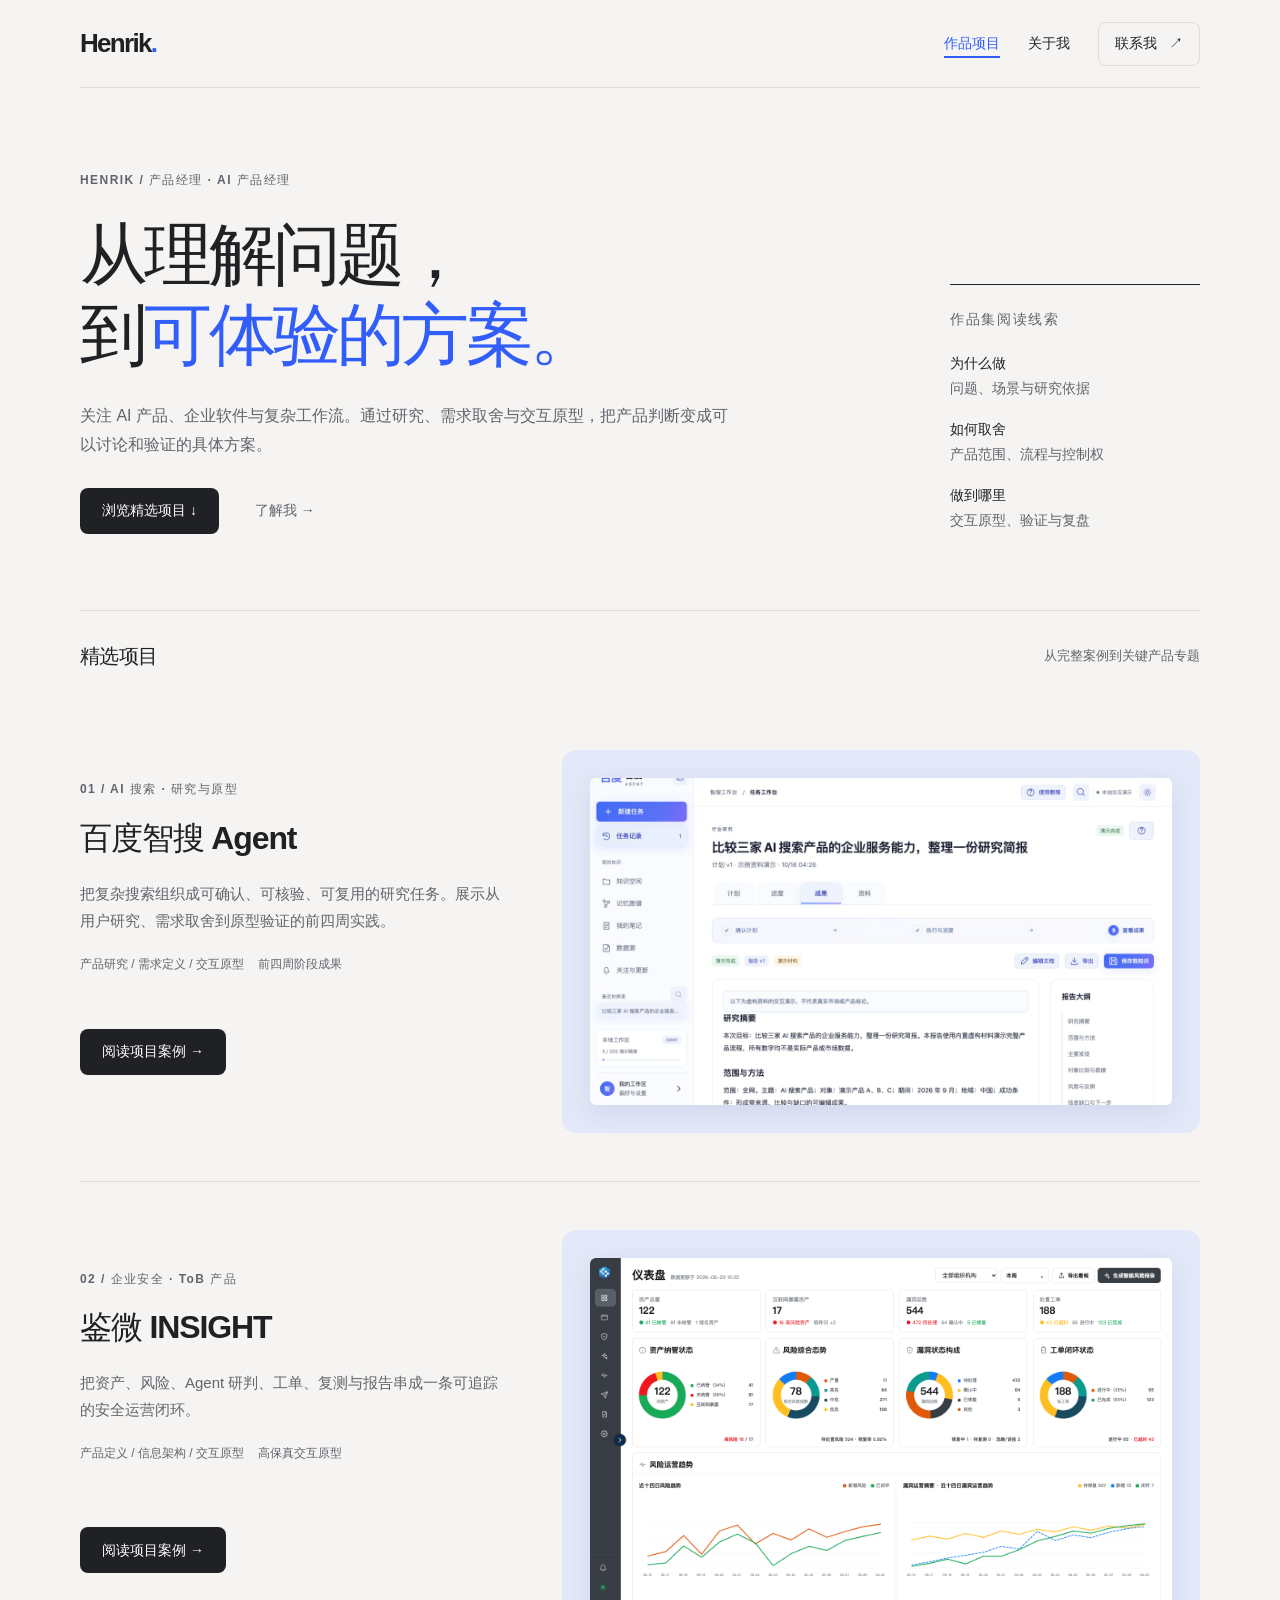
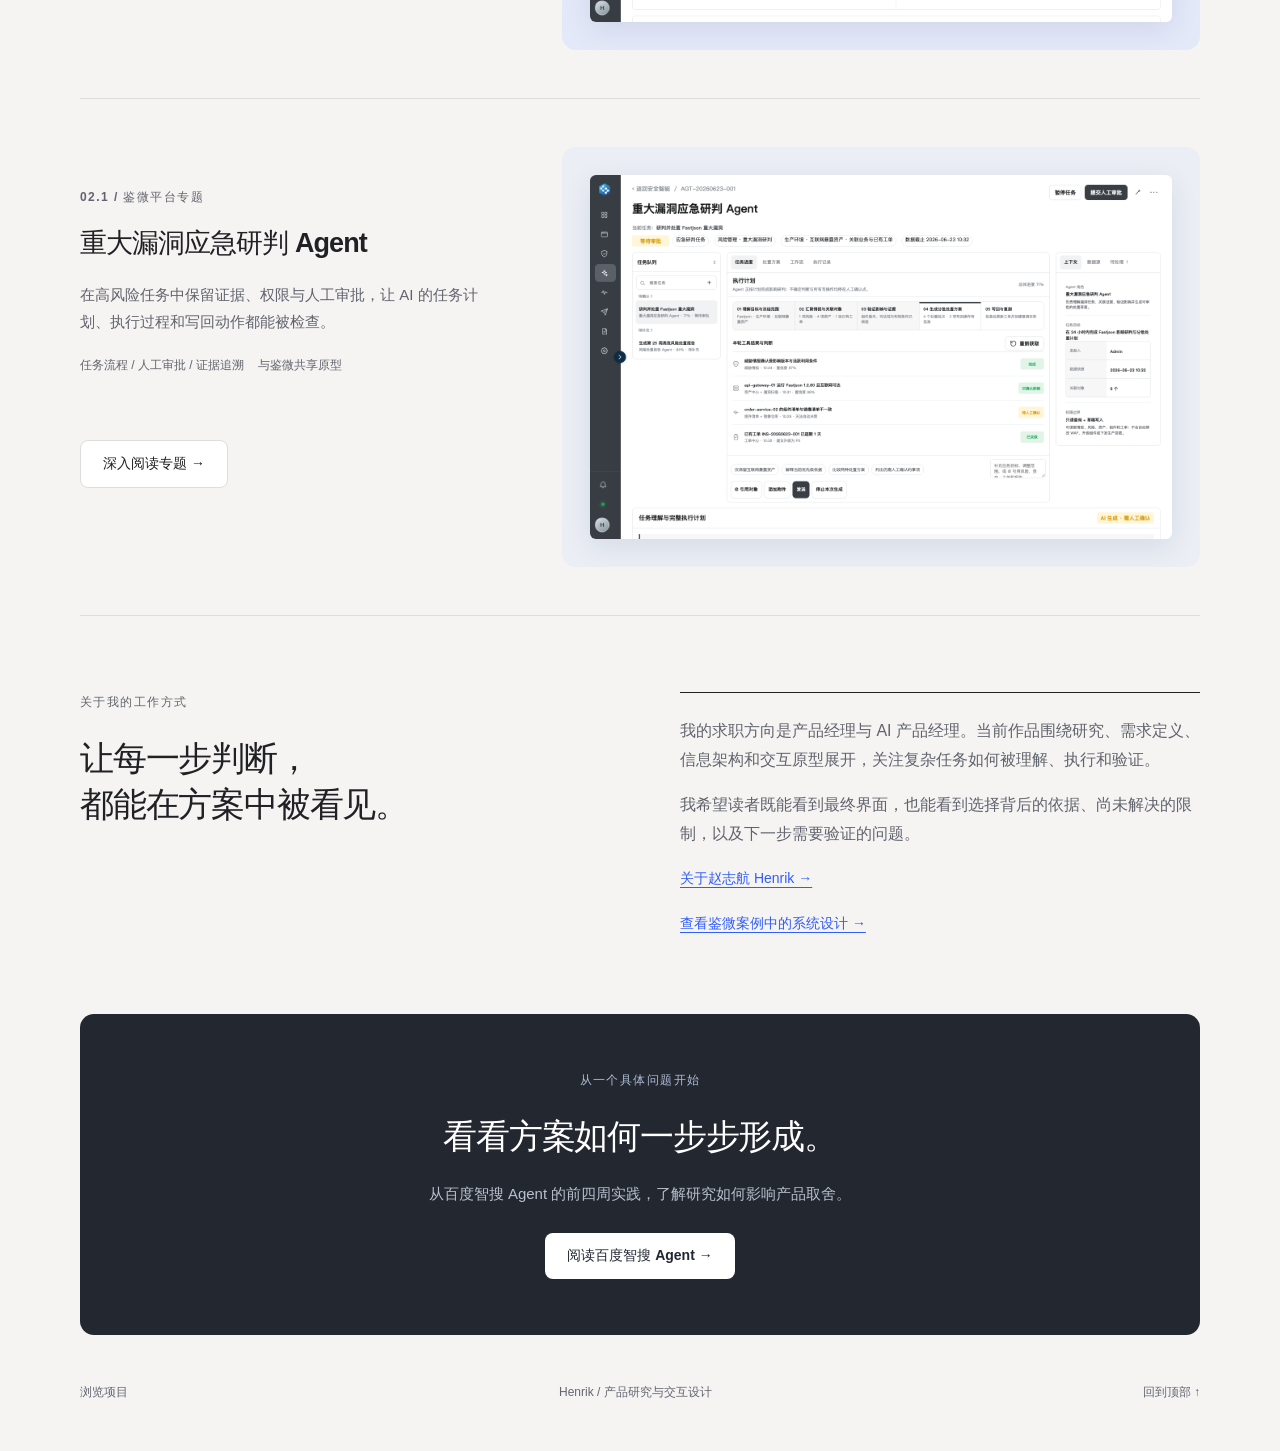
<file: index.html>
<!doctype html>
<html lang="zh-CN"><head><meta charset="utf-8"><meta name="viewport" content="width=device-width,initial-scale=1"><meta name="description" content="Henrik 的产品经理与 AI 产品经理作品集：从用户问题、需求取舍，到可体验的产品方案。"><title>Henrik · 产品经理作品集</title><link rel="icon" href="assets/favicon.svg" type="image/svg+xml">
<link rel="stylesheet" href="assets/css/portfolio-tokens.css"><link rel="stylesheet" href="assets/css/portfolio-base.css"><link rel="stylesheet" href="assets/css/portfolio-components.css"><link rel="stylesheet" href="assets/css/portfolio-home.css"><script src="assets/js/portfolio.js" defer></script></head>
<body id="top"><a class="skip" href="#main">跳到正文</a><header class="header wrap portfolio-header"><a class="brand" href="index.html" aria-label="Henrik 作品集首页">Henrik<span>.</span></a><nav aria-label="主导航"><a data-nav="work" href="index.html#work" aria-current="location">作品项目</a><a data-nav="about" href="about.html">关于我</a><a data-nav="contact" class="nav-contact" href="about.html#contact">联系我 <span aria-hidden="true">↗</span></a></nav></header>
<main id="main"><section class="home-hero wrap"><div><p class="eyebrow">HENRIK / 产品经理 · AI 产品经理</p><h1>从理解问题，<br>到<span class="accent">可体验的方案。</span></h1><p class="intro">关注 AI 产品、企业软件与复杂工作流。通过研究、需求取舍与交互原型，把产品判断变成可以讨论和验证的具体方案。</p><div class="hero-actions"><a class="btn primary" href="#work">浏览精选项目 ↓</a><a class="btn text-btn" href="about.html">了解我 →</a></div></div><aside class="hero-aside"><p class="eyebrow">作品集阅读线索</p><p><strong>为什么做</strong><br>问题、场景与研究依据</p><p><strong>如何取舍</strong><br>产品范围、流程与控制权</p><p><strong>做到哪里</strong><br>交互原型、验证与复盘</p></aside></section>
<section id="work" class="wrap" aria-labelledby="work-title"><div class="work-head"><h2 id="work-title">精选项目</h2><p>从完整案例到关键产品专题</p></div>
<article class="project-row"><div class="project-copy"><p class="eyebrow">01 / AI 搜索 · 研究与原型</p><h3>百度智搜 Agent</h3><p>把复杂搜索组织成可确认、可核验、可复用的研究任务。展示从用户研究、需求取舍到原型验证的前四周实践。</p><div class="project-meta"><span>产品研究 / 需求定义 / 交互原型</span><span>前四周阶段成果</span></div></div><a class="project-visual" href="projects/baidu-agent.html" aria-label="阅读百度智搜 Agent 案例"><img src="assets/baidu-agent/result.jpg" width="1280" height="720" alt="百度智搜 Agent 研究成果与证据引用界面"></a><a class="btn primary project-link" href="projects/baidu-agent.html">阅读项目案例 →</a></article>
<article class="project-row"><div class="project-copy"><p class="eyebrow">02 / 企业安全 · ToB 产品</p><h3>鉴微 INSIGHT</h3><p>把资产、风险、Agent 研判、工单、复测与报告串成一条可追踪的安全运营闭环。</p><div class="project-meta"><span>产品定义 / 信息架构 / 交互原型</span><span>高保真交互原型</span></div></div><a class="project-visual" href="case-insight.html" aria-label="阅读鉴微 INSIGHT 案例"><img src="assets/project/final-dashboard.png" loading="lazy" alt="鉴微 INSIGHT 安全运营总览" width="1440" height="900"></a><a class="btn primary project-link" href="case-insight.html">阅读项目案例 →</a></article>
<article class="project-row topic"><div class="project-copy"><p class="eyebrow">02.1 / 鉴微平台专题</p><h3>重大漏洞应急研判 Agent</h3><p>在高风险任务中保留证据、权限与人工审批，让 AI 的任务计划、执行过程和写回动作都能被检查。</p><div class="project-meta"><span>任务流程 / 人工审批 / 证据追溯</span><span>与鉴微共享原型</span></div></div><a class="project-visual" href="case-agent.html" aria-label="阅读鉴微 Agent 专题"><img src="assets/project/final-agent.png" loading="lazy" alt="漏洞应急研判 Agent 的任务计划与审批工作台" width="1440" height="900"></a><a class="btn secondary project-link" href="case-agent.html">深入阅读专题 →</a></article>
</section>
<section id="about" class="about wrap"><div><p class="eyebrow">关于我的工作方式</p><h2>让每一步判断，<br>都能在方案中被看见。</h2></div><div class="about-detail"><p>我的求职方向是产品经理与 AI 产品经理。当前作品围绕研究、需求定义、信息架构和交互原型展开，关注复杂任务如何被理解、执行和验证。</p><p>我希望读者既能看到最终界面，也能看到选择背后的依据、尚未解决的限制，以及下一步需要验证的问题。</p><p><a href="about.html">关于赵志航 Henrik →</a></p><p><a href="case-insight.html#system">查看鉴微案例中的系统设计 →</a></p></div></section>
<section class="end-card home-end wrap"><p class="eyebrow">从一个具体问题开始</p><h2>看看方案如何一步步形成。</h2><p>从百度智搜 Agent 的前四周实践，了解研究如何影响产品取舍。</p><a class="btn white" href="projects/baidu-agent.html">阅读百度智搜 Agent →</a></section>
</main><footer class="footer wrap"><a href="#work">浏览项目</a><span>Henrik / 产品研究与交互设计</span><a href="#top">回到顶部 ↑</a></footer></body></html>
</file>
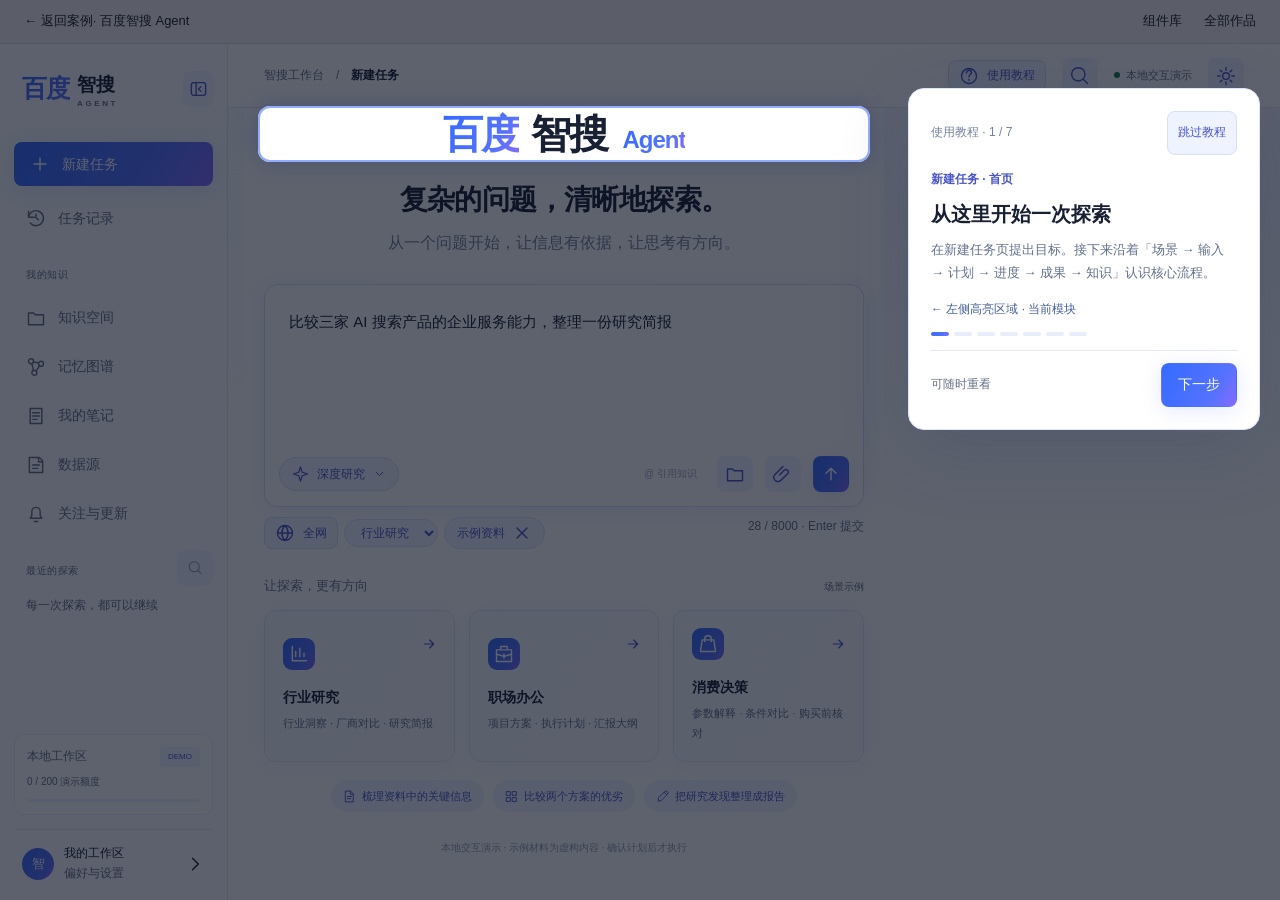
<file: demos/baidu-agent/index.html>
<!doctype html><html lang="zh-CN"><head><meta charset="UTF-8"><meta name="viewport" content="width=device-width,initial-scale=1"><meta name="description" content="百度智搜 Agent 本地交互 Demo，基于产品 PRD v1.0"><title>百度智搜 Agent</title><style>/* 百度智搜 Agent v1.0，三层变量，与组件库 HTML 同源。 */
:root{--blue-600:#315efb;--blue-700:#254cda;--blue-800:#1d3eae;--blue-50:#eef3ff;--gray-950:#182033;--gray-600:#667085;--gray-300:#c8cfdb;--gray-200:#e9ebf2;--gray-50:#f7f8fb;--white:#fff;--green-700:#18794e;--green-50:#eaf7f0;--red-700:#c03532;--red-50:#fff0ef;--amber-800:#915a12;--amber-50:#fff7e6;--color-primary:var(--blue-600);--color-primary-hover:var(--blue-700);--color-text:var(--gray-950);--color-text-secondary:var(--gray-600);--color-border:var(--gray-200);--color-control-border:var(--gray-300);--color-page:var(--white);--color-surface:var(--white);--color-subtle:var(--gray-50);--color-selected:var(--blue-50);--color-success:var(--green-700);--color-danger:var(--red-700);--space-1:4px;--space-2:8px;--space-3:12px;--space-4:16px;--space-6:24px;--space-8:32px;--space-10:40px;--radius-sm:8px;--radius-md:12px;--radius-lg:16px;--radius-xl:20px;--radius-pill:999px;--shadow-float:0 18px 60px rgba(31,47,85,.12);--focus-ring:0 0 0 3px #315efb30;--duration-fast:150ms;--duration-normal:220ms;--side:228px;--button-bg:var(--color-primary);--button-radius:var(--radius-sm);--input-border:var(--color-control-border);--input-radius:var(--radius-md);--card-radius:var(--radius-lg);--card-padding:var(--space-6)}

*{box-sizing:border-box}body{margin:0;color:var(--color-text);background:#fff;font:14px/1.65 -apple-system,BlinkMacSystemFont,"Segoe UI","PingFang SC","Microsoft YaHei",sans-serif}button,input,textarea,select{font:inherit;color:inherit}button,a,input,textarea,select,summary{touch-action:manipulation}button{cursor:pointer}button:disabled{cursor:not-allowed;opacity:.45}a{color:var(--color-primary);text-decoration:none}a:hover{text-decoration:underline}h1,h2,h3,h4,p{margin:0}h1{font-size:28px;line-height:1.4;letter-spacing:-.6px}h2{font-size:20px;line-height:1.45}h3{font-size:16px}small{font-size:12px}button:focus-visible,a:focus-visible,[tabindex]:focus-visible,summary:focus-visible{outline:2px solid var(--color-primary);outline-offset:3px}input:focus,textarea:focus,select:focus{outline:none;border-color:var(--color-primary);box-shadow:var(--focus-ring)}[hidden]{display:none!important}.icon{width:20px;height:20px;fill:none;stroke:currentColor;stroke-width:1.7;stroke-linecap:round;stroke-linejoin:round;vertical-align:middle;flex-shrink:0}.shell{display:grid;grid-template-columns:228px minmax(0,1fr);min-height:100vh}.sidebar{height:100vh;position:sticky;top:0;border-right:1px solid var(--color-border);background:#fafbfe;padding:28px 16px 16px;display:flex;flex-direction:column;z-index:15;overflow:auto}.brand{display:flex;gap:8px;align-items:center;padding:0 10px 32px;font-size:19px;font-weight:650;color:var(--color-text)}.brand b{font-size:27px;color:var(--color-primary);letter-spacing:-1px}.brand small{font-size:9px;letter-spacing:2.7px;display:block;line-height:1.1;color:var(--color-text-secondary)}.nav-link{width:100%;display:flex;align-items:center;gap:12px;min-height:44px;padding:10px 12px;border:0;background:transparent;border-radius:8px;color:var(--color-text-secondary);text-align:left;margin:4px 0}.nav-link:hover{background:#f0f3fa;text-decoration:none}.nav-link.active{background:var(--color-selected);color:var(--color-primary);font-weight:600}.new-task{background:var(--color-primary)!important;color:white!important;justify-content:center;margin:0 0 18px}.nav-label{font-size:11px;color:var(--color-text-secondary);padding:24px 12px 8px}.recent-link{display:block;font-size:12px;overflow:hidden;text-overflow:ellipsis;white-space:nowrap;padding:9px 12px;color:var(--color-text-secondary)}.sidebar-footer{margin-top:auto;padding-top:24px}.account{display:flex;align-items:center;gap:10px;border-top:1px solid var(--color-border);padding-top:18px}.avatar{height:32px;width:32px;border-radius:50%;background:#e9efff;color:var(--color-primary);display:grid;place-items:center;font-size:13px;flex-shrink:0}.account span{font-size:12px}.account .icon{margin-left:auto}.workspace{min-width:0}.topbar{height:64px;border-bottom:1px solid var(--color-border);display:flex;align-items:center;justify-content:space-between;padding:0 36px;gap:16px;background:#fffffff2;position:sticky;top:0;z-index:10;backdrop-filter:blur(10px)}.crumb{font-size:12px;color:var(--color-text-secondary);display:flex;align-items:center;gap:12px;min-width:0}.crumb strong{color:var(--color-text);overflow:hidden;text-overflow:ellipsis;white-space:nowrap}.top-actions{display:flex;align-items:center;gap:16px;flex-shrink:0}.local-badge{font-size:11px;color:var(--color-text-secondary);display:flex;align-items:center;gap:6px}.local-badge:before{content:'';width:6px;height:6px;border-radius:50%;background:#18794e}.page{padding:32px 40px 64px;max-width:1440px;margin:auto}.btn{height:40px;padding:0 16px;display:inline-flex;align-items:center;justify-content:center;gap:8px;border:1px solid var(--color-control-border);background:white;border-radius:8px;font-weight:500;white-space:nowrap}.btn:hover:not(:disabled){background:var(--color-subtle);text-decoration:none}.btn.primary{background:var(--color-primary);border-color:var(--color-primary);color:white}.btn.primary:hover:not(:disabled){background:var(--color-primary-hover)}.btn.ghost{background:transparent;border-color:transparent;color:var(--color-text-secondary)}.btn.danger{color:var(--color-danger);border-color:#f0c1bd}.btn.small{height:32px;font-size:12px;padding:0 10px}.icon-btn{border:0;background:transparent;padding:8px;border-radius:8px;display:inline-flex;justify-content:center;align-items:center;min-width:36px;min-height:36px}.icon-btn:hover{background:var(--color-selected)}.muted{color:var(--color-text-secondary)}.caption{font-size:12px;color:var(--color-text-secondary)}.eyebrow{font-size:10px;letter-spacing:1.8px;font-weight:650;color:var(--color-primary);margin-bottom:12px}.row{display:flex;align-items:center;gap:12px;flex-wrap:wrap}.between{justify-content:space-between}.stack{display:grid;gap:16px}.grow{flex:1;min-width:0}.mt{margin-top:24px}.mb{margin-bottom:24px}.tag{display:inline-flex;align-items:center;gap:5px;font-size:11px;padding:3px 8px;border-radius:4px;background:#f1f3f8;color:#5c667a;white-space:nowrap}.tag.blue{background:var(--color-selected);color:var(--color-primary)}.tag.green{background:#eaf7f0;color:#18794e}.tag.amber{background:#fff7e6;color:#915a12}.tag.red{background:#fff0ef;color:#c03532}.pill{border:1px solid var(--color-border);background:white;border-radius:999px;padding:5px 12px;font-size:12px;display:inline-flex;align-items:center;gap:7px}.pill.active{background:var(--color-selected);border-color:#c6d3ff;color:var(--color-primary)}.home{max-width:820px;margin:54px auto 0}.welcome{text-align:center;margin-bottom:30px}.welcome h1{font-size:34px;letter-spacing:-1px;margin-bottom:12px}.welcome h1 span{color:var(--color-primary)}.welcome p{color:var(--color-text-secondary);font-size:15px}.spark{margin:0 auto 18px;width:44px;height:44px;display:grid;place-items:center;color:var(--color-primary);background:var(--color-selected);border-radius:14px}.spark .icon{width:27px;height:27px}.composer{border:1px solid var(--color-control-border);border-radius:12px;background:white;transition:border-color .15s;box-shadow:0 4px 22px #1f2f5505}.composer:focus-within{border-color:var(--color-primary);box-shadow:var(--focus-ring)}.composer textarea{width:100%;resize:vertical;min-height:118px;max-height:300px;border:0;outline:0!important;box-shadow:none!important;padding:20px 22px;font-size:15px;background:transparent;line-height:1.7}.composer-tools{display:flex;align-items:center;justify-content:space-between;padding:0 12px 12px;gap:8px}.segments{display:inline-flex;background:#f3f5f9;padding:3px;border-radius:8px}.segments button{border:0;background:transparent;padding:7px 12px;border-radius:6px;font-size:12px;color:var(--color-text-secondary)}.segments button.active{background:white;color:var(--color-primary);box-shadow:0 1px 4px #18203312}.send-btn{width:36px;height:36px;border-radius:8px;padding:0}.composer-meta{display:flex;justify-content:space-between;margin:10px 0 22px;gap:12px}.composer-meta .row{gap:6px}.scene-grid{display:grid;grid-template-columns:repeat(3,minmax(0,1fr));gap:14px}.scene-card{border:1px solid var(--color-border);border-radius:12px;padding:20px;background:white;text-align:left;min-width:0;transition:border-color .15s,transform .15s}.scene-card:hover{border-color:#b7c7fc;transform:translateY(-2px)}.scene-card.selected{border-color:var(--color-primary);background:#fbfcff}.scene-card .scene-icon{width:34px;height:34px;background:#eef3ff;color:#315efb;display:grid;place-items:center;border-radius:10px;margin-bottom:18px}.scene-card:nth-child(2) .scene-icon{background:#f1effb;color:#7863b7}.scene-card:nth-child(3) .scene-icon{background:#eef6f2;color:#35836a}.scene-card h3{font-size:14px;margin-bottom:6px}.scene-card p{font-size:12px;color:var(--color-text-secondary);line-height:1.8}.home-note{text-align:center;font-size:11px;color:var(--color-text-secondary);margin-top:28px}.section-head{margin:32px 0 16px;display:flex;justify-content:space-between;align-items:center}.section-head h2{font-size:16px}.card{border:1px solid var(--color-border);background:white;border-radius:16px;padding:24px;min-width:0}.soft{background:var(--color-subtle)}.page-head{display:flex;justify-content:space-between;gap:16px;align-items:flex-start;margin-bottom:24px}.page-head p{margin-top:8px;color:var(--color-text-secondary)}.page-head h1{overflow-wrap:anywhere}.tabs{display:flex;gap:26px;border-bottom:1px solid var(--color-border);margin-bottom:28px;overflow-x:auto;scrollbar-width:thin}.tabs a,.tabs button{display:inline-flex;gap:8px;align-items:center;white-space:nowrap;padding:12px 2px;border:0;background:none;border-bottom:2px solid transparent;color:var(--color-text-secondary)}.tabs .active{border-bottom-color:var(--color-primary);color:var(--color-primary);font-weight:600}.tabs a:hover{text-decoration:none}.two-col{display:grid;grid-template-columns:minmax(0,1fr) 300px;gap:24px}.two-equal{display:grid;grid-template-columns:1fr 1fr;gap:16px}.aside-stack{display:grid;align-content:start;gap:16px}.field{display:block;margin-bottom:16px}.field>span{display:block;font-size:12px;font-weight:600;margin-bottom:6px}.input,textarea.input,select.input{width:100%;border:1px solid var(--color-control-border);border-radius:8px;padding:9px 12px;min-height:40px;background:#fff}.input::placeholder{color:#929bac}.input[aria-invalid=true]{border-color:#c03532}.field small{display:block;margin-top:5px;color:var(--color-text-secondary)}textarea.input{resize:vertical;min-height:94px;line-height:1.8}.error{color:var(--color-danger)!important}.note{padding:12px 14px;border:1px solid #e0e8fd;background:#f7f9ff;border-radius:8px;font-size:12px;color:#536585;line-height:1.8}.note.amber{background:#fffbf1;border-color:#f2e4bc;color:#856119}.note.red{background:#fff6f5;border-color:#f4d2ce;color:#a43831}.note.green{background:#f3faf6;border-color:#d3e9db;color:#216d49}.step{display:flex;gap:14px;padding:18px 0;border-bottom:1px solid var(--color-border)}.step:last-child{border-bottom:0}.step-index{width:28px;height:28px;display:grid;place-items:center;border-radius:50%;border:1px solid var(--color-border);color:var(--color-text-secondary);font-size:12px;flex-shrink:0}.step.done .step-index{background:#eaf7f0;color:#18794e;border-color:#d0e9db}.step.running .step-index{background:var(--color-selected);border-color:#ccd8ff;color:var(--color-primary)}.step h3{font-size:14px}.step p{font-size:12px;color:var(--color-text-secondary);margin-top:4px}.step input{font-size:13px}.step .grow{min-width:0}.check{display:flex;gap:8px;align-items:flex-start;font-size:13px;margin:12px 0}.check input{accent-color:var(--color-primary);margin-top:5px;width:15px;height:15px;flex-shrink:0}.mini-stat{display:flex;align-items:center;justify-content:space-between;padding:10px 0;border-bottom:1px solid var(--color-border);font-size:12px}.mini-stat:last-child{border:0}.mini-stat b{font-size:15px}.progress-track{height:5px;background:#edf0f7;border-radius:999px;overflow:hidden;margin:18px 0}.progress-track span{display:block;height:100%;background:var(--color-primary);transition:width .3s}.report{line-height:1.95;overflow-wrap:anywhere}.report h2{margin:26px 0 12px;font-size:18px}.report h2:first-child{margin-top:0}.report p{margin:12px 0}.report .summary{font-size:16px;font-weight:500}.citation{border:0;background:var(--color-selected);color:var(--color-primary);border-radius:4px;padding:0 6px;font-size:11px;line-height:22px;vertical-align:super;margin:0 2px}.report-layout{display:grid;grid-template-columns:minmax(0,1fr) 228px;gap:24px}.outline{position:sticky;top:88px;align-self:start}.outline a{display:block;color:var(--color-text-secondary);font-size:12px;border-left:2px solid var(--color-border);padding:8px 12px}.outline a:hover{border-color:var(--color-primary);color:var(--color-primary);text-decoration:none}.source-row{display:flex;gap:14px;align-items:flex-start;padding:18px 0;border-bottom:1px solid var(--color-border)}.source-row:last-child{border:0}.source-icon{width:34px;height:34px;border:1px solid var(--color-border);border-radius:9px;display:grid;place-items:center;color:var(--color-primary);flex-shrink:0}.source-row h3{font-size:14px}.source-row p{font-size:12px;color:var(--color-text-secondary);margin:5px 0}.table-wrap{overflow-x:auto;max-width:100%;border:1px solid var(--color-border);border-radius:10px}table{width:100%;border-collapse:collapse;font-size:12px;text-align:left}th{background:#f6f8fc;color:#58657c;font-weight:500}th,td{padding:13px 14px;border-bottom:1px solid var(--color-border);vertical-align:top}tr:last-child td{border:0}td .input{min-width:85px}.wide-table{min-width:630px}.cards-grid{display:grid;grid-template-columns:repeat(3,minmax(0,1fr));gap:16px}.resource-card h3{margin:14px 0 8px}.resource-card p{font-size:12px;color:var(--color-text-secondary)}.resource-card .row{margin-top:18px}.task-row{display:flex;gap:16px;align-items:center;padding:20px 0;border-bottom:1px solid var(--color-border)}.task-row:last-child{border:0}.task-row h3{font-size:14px}.task-row p{font-size:12px;color:var(--color-text-secondary);margin-top:6px}.task-row .task-title{border:0;background:none;text-align:left;padding:0;color:var(--color-text);font-weight:600;font-size:14px}.task-row .task-title:hover{color:var(--color-primary)}.empty{padding:50px 20px;text-align:center;color:var(--color-text-secondary)}.empty .icon{width:34px;height:34px;margin-bottom:16px;color:#93a5ce}.empty h3{color:var(--color-text);margin-bottom:8px}.empty .btn{margin-top:18px}.filters{display:flex;gap:10px;flex-wrap:wrap;margin-bottom:20px}.filters .input{width:auto;min-width:130px}.search-field{position:relative;flex:1;min-width:180px}.search-field .input{width:100%;padding-left:38px}.search-field>.icon{position:absolute;top:10px;left:12px;color:var(--color-text-secondary)}.dialog{border:1px solid var(--color-border);border-radius:20px;padding:28px;width:min(540px,calc(100vw - 32px));max-height:88vh;color:var(--color-text);box-shadow:var(--shadow-float)}.dialog::backdrop{background:rgba(18,24,38,.3)}.dialog-head{display:flex;justify-content:space-between;align-items:flex-start;gap:12px;margin-bottom:24px}.dialog-head p{font-size:12px;color:var(--color-text-secondary);margin-top:6px}.dialog-actions{display:flex;justify-content:flex-end;gap:10px;margin-top:24px;flex-wrap:wrap}.drawer{margin:0 0 0 auto;width:470px;max-width:100vw;height:100vh;max-height:100vh;border-radius:0;border:0;padding:28px}.quote{background:#f6f8fc;border-left:3px solid #bbcafa;border-radius:0 8px 8px 0;padding:18px;font-size:13px;line-height:1.9;white-space:pre-wrap;overflow-wrap:anywhere}.quote mark{background:#fff0b8;padding:2px}.meta-list{display:grid;grid-template-columns:90px 1fr;gap:12px;font-size:12px;margin:24px 0}.meta-list dt{color:var(--color-text-secondary)}.meta-list dd{margin:0;overflow-wrap:anywhere}.toast{position:fixed;bottom:28px;left:50%;transform:translateX(-50%);background:#182033;color:white;box-shadow:var(--shadow-float);padding:12px 18px;border-radius:10px;z-index:100;max-width:min(520px,90vw);display:flex;align-items:center;gap:16px;font-size:13px}.toast .icon-btn{color:white}.toast[hidden]{display:none}.file-list{display:flex;flex-wrap:wrap;gap:8px;margin:12px 0}.file-chip{display:flex;align-items:center;gap:8px;background:#f6f8fc;border-radius:8px;font-size:11px;padding:5px 8px;max-width:100%}.file-chip>span{overflow:hidden;text-overflow:ellipsis;white-space:nowrap;max-width:220px}.upload-zone{border:1px dashed #bdc9df;border-radius:12px;text-align:center;padding:28px;background:#fbfcff}.upload-zone.drag{background:var(--color-selected);border-color:var(--color-primary)}.upload-zone p{font-size:12px;color:var(--color-text-secondary);margin:8px 0 16px}.editor-layout{display:grid;grid-template-columns:180px minmax(0,1fr);gap:24px}.editor-outline{position:sticky;top:88px;align-self:start}.editor-outline button{display:block;background:none;border:0;width:100%;text-align:left;font-size:12px;padding:10px;color:var(--color-text-secondary)}.editor-block{margin-bottom:22px}.editor-block input{font-weight:600;border-color:transparent;padding-left:0;font-size:17px}.editor-block textarea{min-height:120px}.version-card{padding:18px;border:1px solid var(--color-border);border-radius:12px;margin-bottom:12px}.diff-old{background:#fff1ef;padding:16px;border-radius:8px;white-space:pre-wrap;font-size:12px}.diff-new{background:#edf8f2;padding:16px;border-radius:8px;white-space:pre-wrap;font-size:12px}.bar-chart{display:grid;gap:14px;margin:20px 0}.bar-row{display:grid;grid-template-columns:100px 1fr 60px;align-items:center;gap:12px;font-size:12px}.bar{height:20px;border-radius:4px;background:#edf1fb;overflow:hidden}.bar span{display:block;height:100%;background:#7894ff}.slide-preview{aspect-ratio:16/9;padding:40px;background:#fff;border:1px solid var(--color-border);border-radius:12px;box-shadow:0 6px 24px #15254406;display:flex;flex-direction:column}.slide-preview h2{font-size:26px;margin:15px 0 22px}.slide-preview p{white-space:pre-wrap;font-size:17px;line-height:1.9}.slide-preview footer{margin-top:auto;padding-top:16px;font-size:10px;color:var(--color-text-secondary)}.slide-thumbs{display:grid;gap:10px;max-height:650px;overflow:auto}.slide-thumb{padding:14px;text-align:left;border:1px solid var(--color-border);border-radius:8px;background:white;font-size:12px}.slide-thumb.active{border-color:var(--color-primary);color:var(--color-primary)}.mobile-nav{display:none}.sr-only{position:absolute;width:1px;height:1px;overflow:hidden;clip:rect(0,0,0,0);white-space:nowrap}.skip{position:fixed;top:-100px;left:12px;z-index:200;background:white;padding:12px}.skip:focus{top:12px}.event{border-left:1px solid #e0e6f0;padding:0 0 16px 16px;font-size:12px;color:var(--color-text-secondary)}.event b{font-weight:500;color:var(--color-text)}.event time{font-size:10px;display:block}.question-bubble{background:#f5f7fc;border-radius:12px;padding:18px 22px;margin:20px 0;font-weight:500;white-space:pre-wrap;overflow-wrap:anywhere}.answer-block{padding:24px 0;border-bottom:1px solid var(--color-border)}.answer-block:last-child{border:0}.sticky-compose{position:sticky;bottom:12px;margin-top:26px;background:white;border:1px solid var(--color-control-border);border-radius:12px;padding:12px;display:flex;gap:12px}.sticky-compose textarea{border:0;flex:1;resize:none;outline:none;box-shadow:none!important;min-width:0}.range-row{display:grid;grid-template-columns:90px 1fr 42px;gap:12px;align-items:center;font-size:12px}.range-row input{accent-color:var(--color-primary)}.status-line{font-size:12px;min-height:22px;margin:8px 0}.switch{accent-color:var(--color-primary);width:18px;height:18px}.mobile-cards{display:none}.page-footer{padding-top:26px;margin-top:26px;border-top:1px solid var(--color-border);font-size:11px;color:var(--color-text-secondary)}@media(min-width:1500px){.home{margin-top:80px}}@media(max-width:1100px){.page{padding:28px 26px 60px}.two-col{grid-template-columns:minmax(0,1fr) 250px}.report-layout{grid-template-columns:1fr}.outline{display:none}.cards-grid{grid-template-columns:repeat(2,minmax(0,1fr))}.home{margin-top:36px}.topbar{padding:0 26px}}@media(max-width:850px){.shell{grid-template-columns:76px minmax(0,1fr)}.sidebar{padding:24px 10px 12px}.brand{padding:0 0 28px;justify-content:center}.brand>span,.sidebar .nav-link span,.sidebar .nav-label,.recent-list,.sidebar-footer .account span,.sidebar-footer .account>.icon{display:none}.brand b{font-size:23px}.nav-link{justify-content:center;padding:10px}.account{justify-content:center}.two-col{grid-template-columns:1fr}.aside-stack{grid-template-columns:1fr 1fr}.welcome h1{font-size:29px}.scene-card{padding:16px}.editor-layout{grid-template-columns:1fr}.editor-outline{display:none}}@media(max-width:580px){.shell{display:block}.sidebar{display:none}.topbar{height:56px;padding:0 16px}.top-actions{gap:4px}.local-badge{font-size:10px}.page{padding:24px 16px 100px}.mobile-nav{position:fixed;bottom:0;left:0;right:0;background:#fffffff5;border-top:1px solid var(--color-border);display:grid;grid-template-columns:repeat(3,1fr);z-index:30;padding:6px 8px max(6px,env(safe-area-inset-bottom))}.mobile-nav a{display:flex;flex-direction:column;align-items:center;gap:3px;font-size:10px;padding:4px;color:var(--color-text-secondary)}.mobile-nav .active{color:var(--color-primary)}.home{margin-top:18px}.welcome h1{font-size:26px}.welcome p{font-size:13px}.welcome{margin-bottom:26px}.scene-grid{grid-template-columns:1fr}.scene-card{display:grid;grid-template-columns:36px 1fr;column-gap:14px;padding:16px}.scene-card .scene-icon{grid-row:1/3;margin:0}.scene-card h3{margin:0}.scene-card p{grid-column:2}.composer textarea{padding:16px;min-height:140px;font-size:14px}.composer-tools{flex-wrap:wrap}.composer-tools .segments{flex:1}.composer-tools>.row{gap:0}.composer-meta{flex-direction:column}.composer-meta>.caption{align-self:flex-end}.home-note{text-align:left;margin-top:20px}.two-equal,.aside-stack,.cards-grid{grid-template-columns:1fr}.page-head{flex-wrap:wrap}.page-head h1{font-size:23px}.page-head>.row{width:100%}.card{padding:18px;border-radius:12px}.tabs{gap:22px}.btn{min-height:44px;height:auto;padding:9px 14px}.btn.small{min-height:36px;padding:6px 10px}.icon-btn{min-width:44px;min-height:44px}.send-btn{min-width:40px;min-height:40px;padding:0}.row{gap:8px}.dialog{padding:22px}.drawer{width:100%;padding:22px}.task-row{flex-wrap:wrap;gap:10px}.task-row>.row{width:100%;justify-content:flex-end}.task-row>.grow{flex-basis:calc(100% - 50px)}.filters .input{min-width:0;flex:1}.search-field{flex-basis:100%}.slide-preview{padding:20px}.slide-preview h2{font-size:19px}.slide-preview p{font-size:13px}.toast{bottom:85px}.sticky-compose{bottom:78px}.bar-row{grid-template-columns:70px 1fr 45px;gap:8px}.mobile-cards{display:grid;gap:12px;margin-top:16px}.desktop-compare{display:none}.mobile-cards .mini-stat{gap:10px}.home .section-head{margin-top:24px}}
@media(prefers-reduced-motion:reduce){*,*:before,*:after{animation:none!important;transition:none!important;scroll-behavior:auto!important}}@media print{.sidebar,.topbar,.mobile-nav,.tabs,.page-head>.row,.outline,.no-print,.toast{display:none!important}.shell,.report-layout{display:block}.page{padding:0}.card{border:0}.page-head h1{font-size:24px}}

.report section+section{margin-top:28px}.report section{scroll-margin-top:88px}.report section>h2{margin-bottom:12px}.welcome .eyebrow{font-size:10px;color:var(--color-primary)}
.range-row input{width:100%;min-width:0}.range-row output{text-align:right}.mini-stat>span:last-child{overflow-wrap:anywhere;min-width:0}.dialog .tabs{gap:20px}
/* v1.1: richer navigation, calmer hierarchy, shared component behaviors. */
.sidebar{background:#fbfcfe;padding:24px 14px 16px}.brand-row{display:flex;align-items:center;justify-content:space-between;gap:8px;margin-bottom:28px}.brand-row .brand{padding:0 8px;gap:7px}.brand-row .brand b{font-size:25px}.brand-row .brand small{font-size:8px;letter-spacing:2.6px}.collapse-control{color:#7c879e;min-width:30px;padding:5px}.collapse-control .icon{width:19px}.new-task small{margin-left:auto;font-size:10px;color:#dfe7ff;font-weight:400}.new-task{justify-content:flex-start;padding-left:16px;box-shadow:0 3px 10px #315efb12}.nav-link{height:43px;margin:5px 0}.nav-link small{margin-left:auto;font-size:11px;font-weight:400;color:#8792a8}.nav-link.active small{color:var(--color-primary)}.nav-label{font-size:10px;letter-spacing:.6px;padding:22px 12px 7px}.recent-heading{display:flex;align-items:center;justify-content:space-between;margin-top:8px}.recent-heading .nav-label{padding-top:14px}.recent-heading>.icon-btn{padding:7px;color:#929db0}.recent-heading .icon{width:15px}.recent-link{font-size:11px;padding:8px 12px}.quota-card{border:1px solid #e9edf5;border-radius:10px;padding:12px;margin-bottom:14px;background:white}.quota-card .tag{font-size:8px}.quota-card #usageLabel{margin-top:7px;font-size:10px}.quota-track{height:3px;background:#eef2fb;border-radius:4px;margin-top:9px;overflow:hidden}.quota-track span{display:block;height:100%;background:#9eb2ff}.account{padding:14px 8px 0}.shell{transition:grid-template-columns .22s ease}.shell.is-collapsed{grid-template-columns:76px minmax(0,1fr)}.is-collapsed .sidebar{padding-left:10px;padding-right:10px}.is-collapsed .brand-row{flex-direction:column;gap:10px;margin-bottom:18px}.is-collapsed .brand-row .brand{padding:0}.is-collapsed .brand>span,.is-collapsed .nav-link>span,.is-collapsed .nav-link small,.is-collapsed .nav-label,.is-collapsed .recent-heading,.is-collapsed .recent-list,.is-collapsed .quota-card,.is-collapsed .account>span,.is-collapsed .account>.icon{display:none}.is-collapsed .nav-link,.is-collapsed .account{justify-content:center;padding-left:0;padding-right:0}.is-collapsed .new-task{margin-top:0}.is-collapsed .collapse-control .icon{transform:rotate(180deg)}.home-v2{max-width:800px;margin-top:30px}.welcome-v2{text-align:center;margin-bottom:34px}.hero-brand{display:flex;gap:14px;align-items:baseline;justify-content:center;margin:14px 0 32px;line-height:1.1;letter-spacing:-1.8px}.hero-brand b{color:#315efb;font-size:52px;font-weight:800}.hero-brand strong{font-size:52px;font-weight:800}.hero-brand span{font-size:29px;color:#315efb;font-weight:600;letter-spacing:-1px;margin-left:3px}.welcome-v2 h1{font-size:36px;font-weight:750;letter-spacing:-1px;margin-bottom:12px}.welcome-v2>p{font-size:18px;line-height:1.7;color:#758099}.home-v2 .composer{border-color:#d6ddeb;box-shadow:0 5px 26px #26366005;border-radius:14px}.home-v2 .composer:focus-within{border-color:#8aa2ff;box-shadow:0 0 0 3px #315efb0a}.home-v2 .composer textarea{min-height:112px;resize:none;padding:20px 22px;font-size:15px}.home-v2 .composer-tools{padding:0 14px 14px}.depth-trigger{display:inline-flex;align-items:center;gap:8px;border:1px solid #e4eaf7;background:#f5f7fe;color:#496397;border-radius:999px;padding:6px 12px;font-size:12px;min-height:34px}.depth-trigger>.icon:first-child{color:var(--color-primary);width:17px}.depth-trigger>.icon:last-child{width:13px}.depth-trigger:hover{background:#eef3ff;border-color:#c9d7ff}.composer-shortcut{font-size:10px;color:#a2aabb;margin-right:8px}.home-v2 .composer-meta{margin:10px 0 6px}.home-v2 #goalError:empty{display:none}.home-v2 .scene-section{margin-top:28px}.home-v2 .section-head{margin:0 0 14px}.home-v2 .section-head h2{font-size:13px;font-weight:500;color:#68758d}.home-v2 .section-head .caption{font-size:10px}.home-v2 .scene-card{position:relative;padding:17px 18px;border-radius:12px;background:#fff}.home-v2 .scene-card .scene-icon{margin-bottom:16px;width:32px;height:32px;border-radius:9px}.home-v2 .scene-card h3{font-size:14px;margin-bottom:5px}.home-v2 .scene-card p{font-size:11px;line-height:1.8}.scene-go{position:absolute;right:17px;top:20px;color:#a3aec2}.scene-go .icon{width:16px}.scene-card:hover .scene-go{color:var(--color-primary)}.suggestions{display:flex;justify-content:center;gap:9px;margin-top:18px;flex-wrap:wrap}.suggestion{display:inline-flex;align-items:center;gap:6px;background:#f7f8fb;border:0;border-radius:999px;color:#78849b;font-size:11px;padding:7px 12px}.suggestion:hover{color:#315efb;background:#eef3ff}.suggestion .icon{width:13px;height:13px}.home-v2 .home-note{font-size:10px;color:#929caf;margin-top:28px}.recent-home{margin-top:32px}.recent-home-grid{display:grid;grid-template-columns:1fr 1fr;gap:12px}.resume-card{display:flex;gap:12px;align-items:center;padding:14px;border:1px solid var(--color-border);border-radius:12px;color:inherit}.resume-card:hover{text-decoration:none;border-color:#bdcdff}.resume-card h3{font-size:12px;overflow:hidden;white-space:nowrap;text-overflow:ellipsis;font-weight:500}.resume-card p{font-size:10px;color:var(--color-text-secondary);margin-top:4px}.resume-card>.icon{width:13px;color:#8995ac}.resume-card .source-icon{width:30px;height:30px;background:#f7f9fe;border:0}.resume-card .source-icon .icon{width:16px}.tip{position:relative}.tip:after{content:attr(data-tip);position:absolute;bottom:calc(100% + 8px);left:50%;transform:translateX(-50%);white-space:nowrap;background:#182033;color:white;border-radius:5px;padding:5px 8px;font-size:10px;opacity:0;pointer-events:none;transition:opacity .15s}.tip:hover:after,.tip:focus-visible:after{opacity:1}.mode-drawer{width:500px;padding:32px}.drawer-intro{color:#7b869b;font-size:13px;margin:-10px 0 28px}.depth-options{display:grid;gap:14px}.depth-option{display:flex;align-items:flex-start;gap:14px;border:1px solid #e5eaf3;border-radius:14px;padding:18px;cursor:pointer;position:relative}.depth-option input{position:absolute;opacity:0;width:1px;height:1px}.depth-option:has(input:checked){border-color:#7e9aff;background:#f7f9ff;box-shadow:0 0 0 1px #315efb08}.depth-option:has(input:focus-visible){outline:2px solid var(--color-primary);outline-offset:3px}.depth-option .depth-icon{height:34px;width:34px;border-radius:10px;background:#eef3ff;color:#315efb;display:grid;place-items:center}.depth-option strong{font-size:16px}.depth-option .row small{font-size:10px;color:#8491a8;font-weight:400}.depth-option b{display:block;font-weight:500;font-size:12px;margin:8px 0 5px}.depth-option .caption{display:block;font-size:11px;line-height:1.8}.depth-option em{display:block;font-size:10px;font-style:normal;color:#8a97ad;margin-top:12px}.radio-mark{border:1px solid #c8d1e3;border-radius:50%;height:16px;width:16px;flex-shrink:0;margin-top:3px}.depth-option:has(input:checked) .radio-mark{border:5px solid #315efb}.depth-foot{margin-top:30px;padding-top:22px;border-top:1px solid #e9edf5}.depth-foot h3{font-size:12px;font-weight:500;color:#61728f}.depth-foot h3 .icon{width:16px;margin-right:5px}.depth-foot p{font-size:11px;color:#8995aa;line-height:1.9;margin-top:8px}.mention-option,.search-result{display:flex;align-items:center;gap:12px;padding:14px;border:1px solid var(--color-border);border-radius:10px;text-align:left;background:white;color:var(--color-text)}.mention-option strong,.search-result strong{font-size:13px;font-weight:500}.mention-option small,.search-result small{display:block;color:var(--color-text-secondary);font-size:11px;margin-top:3px}.mention-option:hover,.search-result:hover{border-color:#b6c8ff;text-decoration:none;background:#fbfcff}.search-result{border:0;border-bottom:1px solid var(--color-border);border-radius:0}.search-result .grow{overflow-wrap:anywhere}.record-tabs{display:flex;gap:6px;padding:4px;background:#f5f7fb;border-radius:10px;margin-bottom:22px;width:max-content;max-width:100%;overflow:auto}.record-tabs button{display:flex;gap:12px;align-items:center;background:transparent;border:0;border-radius:7px;font-size:12px;white-space:nowrap;padding:9px 16px;color:#71809a}.record-tabs button.active{background:#fff;color:#315efb;box-shadow:0 1px 5px #20346008}.record-tabs small{font-size:10px;color:#8a97ad}.pagination{display:flex;align-items:center;justify-content:space-between;gap:12px;border-top:1px solid var(--color-border);padding-top:18px;margin-top:12px;font-size:12px}.page-prev .icon{transform:rotate(180deg)}.data-diff{white-space:pre-wrap;overflow-wrap:anywhere;background:#f7f9fc;padding:16px;font-size:11px;border-radius:8px}.context-tools{padding:14px 0;border-bottom:1px solid var(--color-border)}.summary-grid{display:grid;grid-template-columns:repeat(3,1fr);border:1px solid var(--color-border);border-radius:12px;padding:24px;margin-bottom:24px}.summary-grid>div{padding:0 24px;border-right:1px solid var(--color-border)}.summary-grid>div:last-child{border:0}.summary-grid span{font-size:12px;color:#8490a5;display:block}.summary-grid strong{font-size:26px;font-weight:600;display:block;margin-top:4px}.watch-card details>summary,.run-events>summary{cursor:pointer;color:#75829a;font-size:12px}.watch-card{padding:24px}.dialog .diff-old,.dialog .diff-new{max-height:60vh;overflow:auto}.parse-loading{display:grid;gap:8px;padding:18px;border:1px solid #e9edf5;border-radius:12px}.parse-loading span{height:12px;background:#f0f3f9;border-radius:6px}.parse-loading span:nth-child(2){width:78%}.parse-loading span:nth-child(3){width:50%}
@media(max-width:1100px){.home-v2{margin-top:24px}.hero-brand{margin-top:8px}.hero-brand b,.hero-brand strong{font-size:44px}.welcome-v2 h1{font-size:31px}.welcome-v2>p{font-size:15px}.hero-brand span{font-size:26px}.home-v2 .scene-card{padding:15px}.home-v2 .scene-card p{font-size:10px}}
@media(max-width:850px){.brand-row{flex-direction:column;gap:10px;margin-bottom:16px}.brand-row .brand{padding:0}.brand-row .brand>span,.new-task small,.quota-card,.recent-heading{display:none}.sidebar .account{padding-left:0;padding-right:0}.hero-brand{gap:10px}.home-v2 .composer-tools{gap:4px}.composer-shortcut{display:none}.record-tabs button{padding:9px 12px}.home-v2{margin-top:18px}}
@media(max-width:580px){.shell.is-collapsed{display:block}.home-v2{margin-top:12px}.hero-brand{gap:9px;letter-spacing:-1px;margin:12px 0 28px}.hero-brand b,.hero-brand strong{font-size:37px}.hero-brand span{font-size:22px;letter-spacing:-.5px}.welcome-v2 h1{font-size:25px;letter-spacing:-.8px;margin-bottom:11px}.welcome-v2>p{font-size:13px;line-height:1.8}.welcome-v2{margin-bottom:25px}.home-v2 .composer textarea{min-height:112px;padding:16px}.home-v2 .composer-tools{padding:0 10px 10px;flex-wrap:nowrap}.depth-trigger{font-size:11px;gap:5px;padding:7px 9px;flex-shrink:0}.depth-trigger .icon{width:15px}.home-v2 .composer-tools .icon-btn{min-width:32px;min-height:38px;padding:5px}.home-v2 .send-btn{min-width:36px;min-height:36px}.home-v2 .composer-meta>.caption{font-size:9px}.home-v2 .scene-section{margin-top:20px}.home-v2 .scene-card{padding:15px;grid-template-columns:32px 1fr;align-items:center}.home-v2 .scene-card .scene-icon{margin:0;grid-row:1/3}.home-v2 .scene-card h3{margin-bottom:2px;font-size:13px}.home-v2 .scene-card p{font-size:10px}.scene-go{right:14px;top:20px}.suggestions{gap:6px;justify-content:flex-start;margin-top:15px}.suggestion{font-size:10px;padding:6px 9px}.recent-home-grid{grid-template-columns:1fr}.home-v2 .home-note{text-align:center;font-size:9px}.mode-drawer{padding:24px 20px;width:100%}.depth-option{padding:15px 12px;gap:10px}.depth-option strong{font-size:15px}.depth-option .depth-icon{width:28px;height:28px}.depth-option .depth-icon .icon{width:17px}.depth-option .row{gap:5px}.depth-option .row small{font-size:9px}.depth-option .caption{font-size:11px}.depth-option em{font-size:9px}.summary-grid{padding:18px 4px}.summary-grid>div{padding:0 14px}.summary-grid strong{font-size:24px}.summary-grid span{font-size:10px}.record-tabs button{font-size:11px;padding:8px 12px;gap:6px}.record-tabs small{font-size:9px}.pagination{flex-wrap:wrap}.topbar .local-badge{font-size:9px}.top-actions{gap:0}.top-actions .icon-btn{min-width:32px;padding:5px}.topbar .crumb{font-size:10px;gap:6px}.scene-grid{gap:10px}.context-tools{gap:6px}.context-tools .btn{font-size:11px}.dialog .two-equal{grid-template-columns:1fr}}
/* Keep long recent-task titles inside their responsive grid cells. */
.recent-home-grid{grid-template-columns:repeat(2,minmax(0,1fr))}.resume-card,.resume-card .grow{min-width:0}.resume-card h3{overflow:hidden;text-overflow:ellipsis;white-space:nowrap}
@media(max-width:580px){.recent-home-grid{grid-template-columns:minmax(0,1fr)}}

/* Homepage: quieter headline and a more prominent question composer. */
.home-v2{max-width:920px}
.hero-brand{margin:12px 0 24px;gap:12px}
.hero-brand b,.hero-brand strong{font-size:40px}
.hero-brand span{font-size:24px}
.welcome-v2 h1{font-size:28px;letter-spacing:-.6px;margin-bottom:10px}
.welcome-v2>p{font-size:16px}
.welcome-v2{margin-bottom:28px}
.home-v2 .composer textarea{min-height:164px;padding:24px}
.home-v2 .scene-section,.home-v2 .suggestions,.home-v2 .recent-home{max-width:800px;margin-left:auto;margin-right:auto}
@media(max-width:580px){
 .hero-brand{gap:9px;margin:10px 0 22px}
 .hero-brand b,.hero-brand strong{font-size:32px}
 .hero-brand span{font-size:20px}
 .welcome-v2 h1{font-size:22px}
 .welcome-v2>p{font-size:12px}
 .welcome-v2{margin-bottom:24px}
 .home-v2 .composer textarea{min-height:144px;padding:16px}
}

/* Blue–violet brand theme. Shared gradients for every interactive surface. */
:root{
 --brand-start:#346bff;--brand-middle:#5572ff;--brand-end:#856bff;
 --brand-gradient:linear-gradient(120deg,var(--brand-start) 0%,var(--brand-middle) 70%,var(--brand-end) 100%);
 --brand-gradient-hover:linear-gradient(120deg,#2858ed 0%,#4a5eee 70%,#6e52e9 100%);
 --brand-soft:linear-gradient(120deg,#eef3ff 0%,#eef1ff 70%,#f0f0ff 100%);
 --brand-soft-hover:linear-gradient(120deg,#e3ebff 0%,#e4e9ff 70%,#e8e6ff 100%);
 --brand-faint:linear-gradient(120deg,#fafbff 0%,#fcfaff 100%);
 --brand-ink:#4a55c8;--brand-border:#d6d9f5;--brand-focus:#7078f5;
 --blue-600:#514ac2;--blue-700:#443cac;--blue-50:#f2f0ff;
 --color-primary:var(--brand-ink);--color-primary-hover:#3c48ac;
 --color-selected:#eef1ff;--color-border:#e6e9f5;--color-control-border:#d2d6ec;
 --color-subtle:#f8f7fc;--focus-ring:0 0 0 3px #7078f526;
 --button-bg:var(--brand-gradient);
}
/* A strong fill for primary actions; the same gradient at a light tint for secondary actions. */
button:not(.task-title),.btn,.pill,.icon-btn{background-image:var(--brand-soft)}
.btn,.btn.ghost,.btn.danger,.pill,.depth-trigger,.suggestion{background:var(--brand-soft);border-color:var(--brand-border);color:var(--brand-ink)}
.btn:hover:not(:disabled),.btn.ghost:hover:not(:disabled),.pill:hover,.depth-trigger:hover,.suggestion:hover,.icon-btn:hover{background:var(--brand-soft-hover);border-color:#b3b8ed;color:#3840aa}
.btn.primary,.btn.primary:hover:not(:disabled){background:var(--brand-gradient);border-color:transparent;color:#fff;box-shadow:0 3px 10px #5572ff18}
.btn.primary:hover:not(:disabled){background:var(--brand-gradient-hover)}
.new-task{background:var(--brand-gradient)!important;color:#fff!important;box-shadow:0 4px 14px #5572ff20}
.new-task:hover:not(:disabled){background:var(--brand-gradient-hover)!important}
.btn.danger,.btn.danger:hover{color:#ad303a}
.icon-btn{color:var(--brand-ink)}
button:disabled,.btn:disabled{opacity:.42;box-shadow:none}
button:focus-visible,a:focus-visible,summary:focus-visible,[tabindex]:focus-visible{outline-color:var(--brand-focus)}
input:focus,textarea:focus,select:focus{border-color:var(--brand-focus)}
input[type=checkbox],input[type=radio],input[type=range],.check input,.range-row input,.switch{accent-color:var(--brand-middle)}
/* Brand lettering and the input frame follow the reference image. */
.hero-brand b,.hero-brand span,.brand b{background:var(--brand-gradient);background-clip:text;-webkit-background-clip:text;color:transparent;-webkit-text-fill-color:transparent}
.home-v2 .composer,.sticky-compose{border:1px solid transparent;background:linear-gradient(#fff,#fff) padding-box,var(--brand-gradient) border-box;box-shadow:0 5px 26px #5572ff08}
.home-v2 .composer:focus-within,.sticky-compose:focus-within{border-color:transparent;box-shadow:0 0 0 3px #7078f51c,0 5px 26px #5572ff0b}
.depth-trigger>.icon:first-child,.eyebrow{color:var(--brand-ink)}
/* Navigation, filters and all chosen states share one color family. */
.sidebar{background:var(--brand-faint)}
.nav-link:hover,.recent-link:hover,.account:hover,.mobile-nav a:hover{background:var(--brand-soft);text-decoration:none}
.nav-link.active{background:var(--brand-soft-hover);color:var(--brand-ink)}
.nav-link.active small,.record-tabs small{color:inherit}
.record-tabs,.segments{background:var(--brand-faint);border:1px solid var(--color-border)}
.record-tabs button,.segments button{background:var(--brand-soft);color:var(--brand-ink)}
.record-tabs button.active,.segments button.active,.pill.active{background:var(--brand-gradient);color:#fff;border-color:transparent}
.tabs a,.tabs button{background:var(--brand-faint);border-radius:6px 6px 0 0}
.tabs .active{color:var(--brand-ink);border-bottom-color:transparent;background:var(--brand-gradient) left bottom/100% 2px no-repeat,var(--brand-soft)}
.mobile-nav a.active{color:var(--brand-ink);background:var(--brand-soft)}
/* Cards stay light; visual emphasis belongs to their controls and selected borders. */
.home-v2 .scene-card,.scene-card,.mention-option,.search-result,.slide-thumb{background:var(--brand-faint)}
.home-v2 .scene-card.selected,.scene-card.selected,.scene-card:hover,.slide-thumb.active,.depth-option:has(input:checked){border:1px solid transparent;background:var(--brand-soft) padding-box,var(--brand-gradient) border-box;box-shadow:none}
.scene-card .scene-icon,.scene-card:nth-child(2) .scene-icon,.scene-card:nth-child(3) .scene-icon,.avatar,.spark,.depth-option .depth-icon{background:var(--brand-gradient);color:white}
.scene-go,.scene-card .scene-go,.resume-card .icon{color:var(--brand-ink)}
.source-icon,.resume-card .source-icon{color:var(--brand-ink);background:var(--brand-soft);border-color:var(--brand-border)}
.mention-option:hover,.search-result:hover,.resume-card:hover{background:var(--brand-soft);border-color:#b6bcef}
.depth-option:has(input:checked) .radio-mark{border-color:var(--brand-middle)}
.depth-option:has(input:checked) .radio-mark:after{background:var(--brand-gradient)}
.depth-option .row small,.depth-foot .icon{color:var(--brand-ink)}
.editor-outline button{background:var(--brand-faint);color:var(--brand-ink)}
.editor-outline button:hover{background:var(--brand-soft-hover)}
/* Evidence, progress, charts, notes and chips use matching brand tones. */
.citation,.file-chip,.tag.blue,.tag:not(.green):not(.amber):not(.red){background:var(--brand-soft);color:var(--brand-ink)}
.citation:hover{background:var(--brand-soft-hover)}
.progress-track,.quota-track,.bar{background:var(--brand-soft)}
.progress-track span,.quota-track span,.bar span{background:var(--brand-gradient)}
.step.running .step-index{background:var(--brand-gradient);color:#fff;border-color:transparent}
.note:not(.amber):not(.red):not(.green),.question-bubble,.quote,.data-diff,th,.upload-zone{background:var(--brand-faint);border-color:var(--brand-border)}
.quote{border-left-color:var(--brand-middle)}
.upload-zone.drag{background:var(--brand-soft);border-color:var(--brand-focus)}
.quote mark{background:var(--brand-soft-hover);color:var(--brand-ink)}
/* Status colors retain their meaning; old/new labels remain explicit in diffs. */
.diff-old{background:linear-gradient(120deg,#f4f6fc,#f0f2fb);border-left:3px solid #98a0bb}
.diff-new{background:var(--brand-soft);border-left:3px solid var(--brand-middle)}
.toast .icon-btn{color:#fff;background:linear-gradient(120deg,#346bff50,#856bff50)}
@media(prefers-reduced-motion:reduce){*{scroll-behavior:auto!important}}

/* v1.3 refinement: preserve user brand stops; blue-tinted surfaces and focus halos. */
:root{--brand-soft:linear-gradient(120deg,#edf4ff 0%,#eef3ff 75%,#f0f2ff 100%);--brand-soft-hover:linear-gradient(120deg,#e4efff 0%,#e7efff 75%,#ecefff 100%);--brand-faint:linear-gradient(120deg,#f8fbff 0%,#fafbff 100%);--brand-border:#d5dff5;--glow-rest:0 5px 26px #527bff0d,0 0 12px #7d83ff09;--glow-selected:0 0 0 1px #7193ff1a,0 3px 17px #527bff25,0 0 27px #8276ff0d}
.workspace:has(.home-v2){background:radial-gradient(ellipse 65% 320px at 8% 64px,#dff4f84a,transparent 100%),radial-gradient(ellipse 80% 340px at 92% 64px,#e8e4ff66,transparent 100%),linear-gradient(180deg,#f7faff80 64px,#fff 510px)}
.home-v2 .composer{background:linear-gradient(#fff,#fff) padding-box,linear-gradient(120deg,#d4e2ff,#e1dafa) border-box;box-shadow:0 5px 28px #527bff12,0 0 18px #8c79ff0c;transition:box-shadow .22s ease,background .22s ease}
.home-v2 .composer:hover{box-shadow:0 6px 32px #527bff19,0 0 20px #8276ff12}
.home-v2 .composer:focus-within{background:linear-gradient(#fff,#fff) padding-box,var(--brand-gradient) border-box;box-shadow:0 0 0 3px #6984ff12,0 5px 34px #547bff2b,0 0 24px #8870ff20}
.sidebar{background:linear-gradient(180deg,#f8fbff,#fbfcff)}
.home-v2 .scene-card{background:linear-gradient(120deg,#f7faff,#f8faff);border-color:#dce5f7;box-shadow:var(--glow-rest)}
.home-v2 .scene-card.selected,.home-v2 .scene-card:focus-visible,.home-v2 .scene-card:hover{background:var(--brand-soft) padding-box,linear-gradient(120deg,#83a6ff,#a6adff) border-box;box-shadow:var(--glow-selected)}
.nav-link,.recent-link,.sidebar .icon-btn,.tabs a,.tabs button,.record-tabs button,.depth-option,.btn,.pill,.suggestion{transition:box-shadow .18s ease,background .18s ease,border-color .18s ease}
.nav-link.active,.recent-link[aria-current=page],.sidebar .nav-link:focus-visible,.sidebar .icon-btn:focus-visible,.sidebar .account:focus-visible{box-shadow:var(--glow-selected);border-radius:8px}
.sidebar .nav-link:hover,.sidebar .recent-link:hover,.sidebar .icon-btn:hover{box-shadow:0 2px 14px #527bff1c}
.tabs .active,.record-tabs button.active,.segments button.active,.pill.active,.depth-option:has(input:checked),.mobile-nav a.active{box-shadow:var(--glow-selected)}
.btn:focus-visible,.pill:focus-visible,.suggestion:focus-visible,.icon-btn:focus-visible{box-shadow:var(--glow-selected)}
.new-task,.new-task:hover:not(:disabled),.btn.primary{box-shadow:0 4px 20px #5572ff26}
.flow-guide{display:flex;align-items:center;justify-content:space-between;gap:12px;margin-bottom:24px;padding:15px 20px;border:1px solid #dee7f8;border-radius:12px;background:linear-gradient(120deg,#f3f8ff,#fafaff);font-size:12px;color:#8390a8}
.flow-guide span{display:flex;align-items:center;gap:8px}.flow-guide b{display:grid;place-items:center;width:23px;height:23px;border:1px solid #dce4f4;border-radius:50%;font-size:11px}.flow-guide .current{color:#4165c9;font-weight:600}.flow-guide .current b{background:var(--brand-gradient);color:#fff;border:0;box-shadow:var(--glow-selected)}.flow-guide .done{color:#5974ac}
.submission-card{max-width:720px;margin:90px auto;text-align:center;padding:40px}.submission-card h1{font-size:24px}.submission-card .progress-track{margin:28px 0 14px}.submission-card .caption{line-height:1.9}
.run-progress-caption{display:flex;justify-content:space-between;gap:12px;margin-top:24px;font-size:12px;color:#657b9e}.run-progress-caption strong{font-size:22px;color:var(--brand-ink)}
.step.running{border-radius:10px;background:var(--brand-faint);box-shadow:0 0 20px #6688ff12}.step.running .step-index{box-shadow:var(--glow-selected)}
.page-enter{animation:page-reveal .25s ease-out}@keyframes page-reveal{from{opacity:.65;transform:translateY(5px)}to{opacity:1;transform:translateY(0)}}
@media(max-width:580px){.flow-guide{gap:5px;padding:12px 10px;font-size:10px}.flow-guide span{gap:5px}.flow-guide b{width:20px;height:20px}.submission-card{margin:36px auto;padding:24px}.submission-card h1{font-size:20px}.workspace:has(.home-v2){background:radial-gradient(ellipse 100% 260px at 0% 60px,#e2f4fb80,transparent),radial-gradient(ellipse 100% 260px at 100% 60px,#eee8ff66,transparent),#fff}}
@media(prefers-reduced-motion:reduce){.page-enter{animation:none}.home-v2 .composer,.nav-link,.recent-link,.tabs a,.tabs button,.record-tabs button,.depth-option,.btn,.pill,.suggestion{transition:none}}

/* Guided onboarding and knowledge relationship canvas, using the current brand tokens. */
.tour-dialog{position:fixed;inset:0;margin:0;border:0;padding:0;width:100vw;height:100dvh;max-width:none;max-height:none;background:transparent;overflow:hidden;color:var(--color-text)}
.tour-dialog::backdrop{background:#172c5226}.tour-spotlight{position:absolute;pointer-events:none;border:2px solid #7997ff;border-radius:16px;box-shadow:0 0 0 100vmax #172c522b,0 0 28px #7b8dff4d;transition:top .2s,left .2s,width .2s,height .2s}
.tour-panel{position:absolute;width:min(480px,calc(100vw - 32px));max-height:calc(100dvh - 32px);overflow:auto;background:#fff;border:1px solid #dce5ff;border-radius:20px;box-shadow:0 22px 70px #263b6533;padding:26px;isolation:isolate}.tour-panel h2{font-size:23px;margin:14px 0 10px}.tour-panel p{font-size:14px;line-height:1.85;color:#61718c}.tour-panel .eyebrow{font-size:11px;color:var(--brand-ink)}.tour-top,.tour-footer{display:flex;align-items:center;justify-content:space-between;gap:10px}.tour-footer{margin-top:22px;padding-top:18px;border-top:1px solid var(--color-border)}.tour-footer button,.tour-top button{min-height:44px}.tour-count{font-size:12px;color:#7283a0}.tour-dots{display:flex;gap:5px;margin-top:18px}.tour-dots i{width:18px;height:4px;background:#e7edfa;border-radius:3px}.tour-dots i.on{background:var(--brand-gradient)}.tour-preview{margin-top:18px;padding:16px;background:var(--brand-faint);border:1px solid var(--brand-border);border-radius:12px;font-size:12px;color:#5a7095}.tour-preview h3{font-size:14px;margin-bottom:10px}.tour-preview .row{gap:8px}.tour-preview p{font-size:12px}.tour-preview .mini-stat{padding:8px 0}.tour-scenes{display:grid;gap:8px;margin-top:16px}.tour-scenes label{display:flex;gap:12px;border:1px solid #dce4f7;padding:12px;border-radius:10px;cursor:pointer;align-items:center}.tour-scenes label:has(input:checked){background:var(--brand-soft);border-color:#95acff;box-shadow:var(--glow-rest)}.tour-scenes strong{display:block;font-size:14px}.tour-scenes small{display:block;font-size:12px;color:#677b9b}.tour-destination{font-size:12px!important;margin-top:14px}.tour-replay{font-size:12px;white-space:nowrap}.tour-panel:focus{outline:none}
.graph-toolbar{display:flex;gap:12px;align-items:center;flex-wrap:wrap;margin:20px 0 14px}.graph-toolbar .input{width:auto;min-width:150px}.graph-search{position:relative;flex:1;min-width:180px}.graph-search .input{width:100%;padding-left:36px}.graph-search>.icon{position:absolute;left:10px;top:11px;color:#8394b3}.graph-search-results{position:absolute;top:46px;left:0;right:0;background:white;border:1px solid var(--brand-border);border-radius:12px;padding:6px;z-index:8;box-shadow:var(--shadow-float);max-height:240px;overflow:auto}.graph-search-results button{display:block;width:100%;text-align:left;padding:10px;border:0;border-radius:6px;color:var(--brand-ink);margin:3px 0}.graph-filters{display:flex;flex-wrap:wrap;gap:12px;padding:12px 0;color:#627391;font-size:12px}.graph-filters label{display:flex;align-items:center;gap:5px;cursor:pointer}.graph-filters input{width:16px;height:16px}.graph-dot{width:9px;height:9px;background:var(--node-color);border-radius:50%;display:inline-block}.graph-layout{display:grid;grid-template-columns:minmax(0,1fr) 280px;gap:18px}.graph-canvas-wrap{position:relative;min-width:0;height:560px;border:1px solid #dae4f6;border-radius:18px;overflow:hidden;background:radial-gradient(ellipse at 15% 0%,#e7f4ff70,transparent 50%),radial-gradient(ellipse at 95% 0%,#eeebff70,transparent 50%),#fbfcff}.graph-canvas{width:100%;height:100%;display:block;touch-action:none;cursor:grab;outline-offset:-4px!important}.graph-canvas.dragging{cursor:grabbing}.graph-grid{fill:#a6bbdb;opacity:.22}.graph-edge{stroke:#bacce8;stroke-width:1.4;vector-effect:non-scaling-stroke;pointer-events:none}.graph-edge.connected{stroke:#7093ec;stroke-width:2.3}.graph-node{cursor:pointer;outline:none}.graph-node .node-hit{fill:transparent}.graph-node .node-core{fill:white;stroke:var(--node-color);stroke-width:2;filter:drop-shadow(0 3px 6px #315efb13)}.graph-node.selected .node-core,.graph-node:focus-visible .node-core{stroke-width:4;filter:drop-shadow(0 0 8px #6b8fff70)}.graph-node text{fill:#405473;font-size:12px;pointer-events:none}.graph-node .node-type{fill:#8294af;font-size:10px}.graph-node.dim{opacity:.28}.graph-node .node-symbol{fill:var(--node-color);font-size:14px;font-weight:650}.graph-legend{position:absolute;left:16px;top:14px;pointer-events:none;font-size:12px;color:#6e829f;background:#ffffffde;border-radius:8px;padding:6px 10px}.graph-tools{position:absolute;bottom:16px;right:16px;display:flex;gap:6px;background:#ffffffee;padding:6px;border:1px solid #e1e8f7;border-radius:12px;box-shadow:0 4px 15px #456a9c0c}.graph-tools button{min-width:40px;min-height:40px}.graph-tools output{font-size:12px;color:#647ba0;min-width:46px;display:grid;place-items:center}.graph-hint{position:absolute;bottom:22px;left:18px;font-size:11px;color:#7a8ea9;max-width:45%;pointer-events:none}.graph-inspector{border:1px solid var(--color-border);border-radius:16px;padding:20px;background:#fff;min-width:0;overflow-wrap:anywhere}.graph-inspector h2{font-size:18px;margin:12px 0}.graph-inspector p{font-size:12px;line-height:1.9;color:#6b7e9a}.graph-inspector .btn{min-height:40px;height:auto;white-space:normal}.graph-inspector .stack{gap:10px}.graph-connections{margin:20px 0;display:grid;gap:6px;max-height:240px;overflow:auto}.graph-connections button{padding:10px;border:1px solid #e4eaf6;border-radius:8px;text-align:left;font-size:12px;color:#50678d}.graph-connections small{display:block;color:#8394af;font-size:10px}.graph-empty{position:absolute;inset:0;display:grid;place-content:center;text-align:center;padding:30px;pointer-events:none}.graph-empty>*{pointer-events:auto}.graph-empty h2{font-size:21px;margin-bottom:10px}.graph-empty p{font-size:13px;color:#7386a3;max-width:420px;margin-bottom:20px}.graph-banner{margin-top:18px}.graph-node-list{margin-top:20px}.graph-node-list summary{cursor:pointer;color:var(--brand-ink);font-size:13px}.graph-list-grid{display:grid;grid-template-columns:repeat(3,minmax(0,1fr));gap:8px;margin-top:14px}.graph-list-grid button{text-align:left;white-space:normal;height:auto;min-height:44px}.graph-demo-badge{background:var(--brand-soft);border:1px solid var(--brand-border);padding:8px 12px;border-radius:8px;font-size:12px;color:var(--brand-ink)}
@media(max-width:1050px){.graph-layout{grid-template-columns:minmax(0,1fr)}.graph-inspector{min-height:150px}.graph-canvas-wrap{height:490px}.graph-connections{grid-template-columns:repeat(2,minmax(0,1fr))}}
@media(max-width:580px){.tour-panel{padding:20px;max-height:calc(100dvh - 24px);width:calc(100vw - 24px)}.tour-panel h2{font-size:21px}.tour-footer{gap:6px}.tour-footer .btn{padding:0 12px}.tour-replay{font-size:0;padding:8px;min-width:36px}.tour-replay .icon{width:18px}.graph-canvas-wrap{height:420px}.graph-toolbar{gap:8px}.graph-toolbar .input{min-width:0;max-width:100%}.graph-toolbar>select{flex:1}.graph-search{flex-basis:100%}.graph-hint{bottom:75px;max-width:90%}.graph-tools{left:12px;right:12px;justify-content:center}.graph-tools button{min-height:44px;min-width:44px}.graph-list-grid{grid-template-columns:1fr}.graph-connections{grid-template-columns:1fr}.graph-legend{max-width:calc(100% - 24px);font-size:11px;left:12px}.graph-filters{gap:10px}.graph-inspector{padding:18px}}
@media(prefers-reduced-motion:reduce){.tour-spotlight{transition:none}}


@media(max-width:580px){.top-actions .tour-replay span{display:none}.top-actions .tour-replay{min-width:36px;padding:8px}}

/* 顶部页签：文字留白与选中底色共用完整点击区域 */
.tabs,.dialog .tabs{gap:8px;padding:4px 4px 0;scroll-padding-inline:4px}
.tabs a,.tabs button{flex:0 0 auto;justify-content:center;min-width:88px;min-height:48px;padding:12px 20px;line-height:22px;border-radius:10px 10px 0 0}
@media(max-width:580px){.tabs,.dialog .tabs{gap:6px}.tabs a,.tabs button{min-width:72px;min-height:46px;padding:11px 16px}}

/* Contextual tutorial: reserve separate space for the highlighted module and its guide. */
body.tour-active{overflow:hidden}
.tour-active #main{position:fixed;top:76px;bottom:var(--tour-floor,20px);left:244px;right:396px;max-width:none;width:auto;margin:0;padding:20px;overflow:auto;overscroll-behavior:contain;border-radius:16px;background:white}
.tour-active #main .home{margin:16px auto}.tour-active #main .two-col{grid-template-columns:1fr}.tour-active #main .report-layout{grid-template-columns:1fr}.tour-active #main .home-v2 .composer{max-width:100%}
.tour-dialog::backdrop{background:transparent}.tour-shade{position:absolute;inset:0;background:rgba(8,15,32,.65)}
.tour-spotlight{box-shadow:0 0 0 100vmax rgba(8,15,32,.65),0 0 22px #7094ff70;border:2px solid #91adff;transition:none;border-radius:12px}
.tour-panel{width:352px;max-height:calc(100dvh - 108px);padding:22px;border-radius:16px}
.tour-panel h2{font-size:20px;line-height:1.45;margin:10px 0}.tour-panel p{font-size:13px;line-height:1.75}
.tour-panel .tour-module-label{font-size:12px;color:var(--brand-ink);font-weight:650;margin-top:14px}
.tour-panel .tour-location{font-size:12px;color:#425f9c;margin-top:14px}.tour-footer{margin-top:14px;padding-top:12px}.tour-dots{margin-top:12px}
.tour-module-note{padding:10px 14px;margin-bottom:16px;background:var(--brand-soft);color:var(--brand-ink);border-radius:8px;font-size:12px}
.tour-scene-options{display:flex;gap:6px;flex-wrap:wrap;margin-top:12px}.tour-scene-options label{font-size:12px;padding:7px;background:var(--brand-faint);border-radius:8px;cursor:pointer}.tour-scene-options input{accent-color:var(--brand-ink);margin-right:4px}
@media(max-width:1050px){.tour-active #main{left:12px;right:12px;top:72px;padding:16px}.tour-panel{width:calc(100vw - 24px);max-height:44dvh;padding:16px}.tour-panel h2{font-size:18px}.tour-top .btn{min-height:36px}.tour-module-label{margin-top:6px!important}.tour-panel .tour-location{margin-top:6px}.tour-dots{margin-top:8px}.tour-footer{margin-top:8px;padding-top:8px}.tour-active #main .scene-grid{grid-template-columns:repeat(3,minmax(0,1fr))}.tour-active #main .scene-card{padding:12px}.tour-active #main .hero-brand{font-size:30px}}
@media(max-height:520px){.tour-panel{max-height:49dvh}.tour-active #main{top:12px}}

.graph-node .node-icon{color:var(--node-color);pointer-events:none}.graph-canvas-wrap{overscroll-behavior:none}.graph-canvas{overscroll-behavior:none}
</style><link rel="stylesheet" href="../../assets/css/portfolio-demo-bridge.css"></head><body><nav class="portfolio-return-bar" aria-label="返回作品集"><a href="../../projects/baidu-agent.html">← 返回案例<span> · 百度智搜 Agent</span></a><div><a href="components.html">组件库</a><a href="../../index.html#work">全部作品</a></div></nav><a class="skip" href="#main">跳到主要内容</a><div class="shell"><aside class="sidebar"><div class="brand-row"><a class="brand" href="#/" aria-label="百度智搜首页"><b>百度</b><span>智搜<small>AGENT</small></span></a><button class="icon-btn collapse-control" data-action="collapse-sidebar" aria-label="收起侧栏" aria-expanded="true" title="收起侧栏"><svg class="icon" viewBox="0 0 24 24" aria-hidden="true"><rect x="3" y="4" width="18" height="16" rx="3"/><path d="M9 4v16m6-11-3 3 3 3"/></svg></button></div><button class="nav-link new-task" data-action="new-task" title="新建任务" aria-label="新建任务"><svg class="icon" viewBox="0 0 24 24" aria-hidden="true"><path d="M12 5v14M5 12h14"/></svg><span>新建任务</span></button><nav aria-label="工作台导航"><a class="nav-link" href="#/history" data-side="history" title="任务记录"><svg class="icon" viewBox="0 0 24 24" aria-hidden="true"><path d="M3 11a9 9 0 1 1 2 7M3 4v7h7M12 7v5l3 2"/></svg><span>任务记录</span><small id="taskCount"></small></a><p class="nav-label">我的知识</p><a class="nav-link" href="#/knowledge" data-side="spaces" title="知识空间"><svg class="icon" viewBox="0 0 24 24" aria-hidden="true"><path d="M3 6h6l2 2h10v12H3z"/></svg><span>知识空间</span></a><a class="nav-link" href="#/knowledge/notes" data-side="notes" title="我的笔记"><svg class="icon" viewBox="0 0 24 24" aria-hidden="true"><path d="M5 3h14v18H5zM8 8h8m-8 4h8m-8 4h5"/></svg><span>我的笔记</span></a><a class="nav-link" href="#/knowledge/sources" data-side="sources" title="数据源"><svg class="icon" viewBox="0 0 24 24" aria-hidden="true"><path d="M4 3h12l4 4v14H4zM15 3v5h5M8 12h8m-8 4h6"/></svg><span>数据源</span></a><a class="nav-link" href="#/knowledge/updates" data-side="updates" title="关注与更新"><svg class="icon" viewBox="0 0 24 24" aria-hidden="true"><path d="M5 17h14l-2-3V9a5 5 0 0 0-10 0v5zM10 21h4"/></svg><span>关注与更新</span></a></nav><div class="recent-heading"><p class="nav-label">最近的探索</p><button class="icon-btn" data-action="global-search" aria-label="搜索任务与知识" title="搜索任务与知识"><svg class="icon" viewBox="0 0 24 24" aria-hidden="true"><path d="m21 21-5-5M18 10a8 8 0 1 1-16 0 8 8 0 0 1 16 0"/></svg></button></div><div class="recent-list" id="recentTasks"></div><div class="sidebar-footer"><div class="quota-card"><div class="row between"><span class="caption">本地工作区</span><span class="tag">DEMO</span></div><div class="caption" id="usageLabel"></div><div class="quota-track"><span id="quotaFill"></span></div></div><a class="account" href="#/settings" style="color:inherit" title="账户与设置"><div class="avatar">智</div><span>我的工作区<br><small class="muted">偏好与设置</small></span><svg class="icon" viewBox="0 0 24 24" aria-hidden="true"><path d="m9 5 7 7-7 7"/></svg></a></div></aside><div class="workspace"><header class="topbar"><div class="crumb"><span>智搜工作台</span><span>/</span><strong id="crumbTitle">新建任务</strong></div><div class="top-actions"><button class="icon-btn" data-action="global-search" aria-label="搜索任务与知识" title="搜索任务与知识"><svg class="icon" viewBox="0 0 24 24" aria-hidden="true"><path d="m21 21-5-5M18 10a8 8 0 1 1-16 0 8 8 0 0 1 16 0"/></svg></button><span class="local-badge">本地交互演示</span><a class="icon-btn" href="#/settings" aria-label="账户与设置"><svg class="icon" viewBox="0 0 24 24" aria-hidden="true"><path d="M12 8a4 4 0 1 0 0 8 4 4 0 0 0 0-8M12 2v3m0 14v3M2 12h3m14 0h3M5 5l2 2m10 10 2 2M5 19l2-2M17 7l2-2"/></svg></a></div></header><main id="main" class="page"></main></div></div><nav class="mobile-nav" aria-label="移动端主导航"><a href="#/" data-nav="new"><svg class="icon" viewBox="0 0 24 24" aria-hidden="true"><path d="M12 5v14M5 12h14"/></svg>新建</a><a href="#/history" data-nav="history"><svg class="icon" viewBox="0 0 24 24" aria-hidden="true"><path d="M3 11a9 9 0 1 1 2 7M3 4v7h7M12 7v5l3 2"/></svg>记录</a><a href="#/knowledge" data-nav="knowledge"><svg class="icon" viewBox="0 0 24 24" aria-hidden="true"><path d="M3 6h6l2 2h10v12H3z"/></svg>知识</a></nav><dialog id="dialog" class="dialog" aria-labelledby="dialogTitle"></dialog><input type="file" id="fileInput" hidden multiple accept=".pdf,.docx,.txt,.md,.markdown"><div id="toast" class="toast" role="status" aria-live="polite" hidden><span id="toastText"></span><button id="closeToast" class="icon-btn" aria-label="关闭提示">×</button></div><script>'use strict';
const APP_VERSION='1.1.0';
const SCENES={industry:{name:'行业研究',icon:'chart',title:'研究一个行业，形成有据可查的判断',hint:'行业洞察 · 厂商对比 · 研究简报',example:'比较三家 AI 搜索产品的企业服务能力，整理一份研究简报',fields:[['subject','研究主题','AI 搜索产品'],['objects','比较对象','演示产品 A、B、C'],['period','统计期间','2026 年 9 月']],outline:['研究摘要','范围与方法','主要发现','对象比较与数据','风险与反例','信息缺口与下一步'],steps:['确认研究范围与问题树','读取选定资料并整理来源','对齐指标与统计口径','核对独立证据与冲突','形成研究简报与来源表']},office:{name:'职场办公',icon:'briefcase',title:'把目标变成可以推进的方案',hint:'项目方案 · 执行计划 · 汇报大纲',example:'为新产品内测制定一份四周用户招募与反馈方案',fields:[['subject','工作目标','完成新产品四周内测'],['audience','面向受众','产品与运营团队']],outline:['方案摘要','目标与成功条件','执行安排','资源与预算','风险与应对','验证与复盘'],steps:['确认目标、受众与方案大纲','整理项目资料与约束','拆解动作与资源缺口','检查预算与证据关系','生成可编辑方案']},consumer:{name:'消费决策',icon:'bag',title:'理清需求，找到适合自己的选择',hint:'参数解释 · 条件对比 · 购买前核对',example:'比较三款轻薄笔记本，预算 6000 元，主要用于日常办公',fields:[['subject','商品品类','轻薄笔记本'],['budget','预算上限（元）','6000'],['purpose','主要用途','日常办公与轻度设计']],outline:['决策摘要','需求与硬约束','候选对比','取舍与适用条件','购买前核对','信息缺口'],steps:['确认品类、预算与用途','整理候选及参数资料','过滤硬约束并对齐比较口径','核查报价条件与证据','生成决策报告与核对清单']},general:{name:'通用任务',icon:'spark',title:'把一个问题，变成一份成果',hint:'目标梳理 · 资料整理 · 结构化报告',example:'整理项目资料并列出下一步需要核实的问题',fields:[['subject','主要交付目标','整理资料并形成简报']],outline:['目标摘要','范围与方法','主要发现','资料整理','风险与限制','下一步'],steps:['明确目标与交付结构','整理已选资料','检查事实与来源关系','生成报告与缺口清单']}};
const ICON_PATHS={plus:'M12 5v14M5 12h14',search:'m21 21-5-5M18 10a8 8 0 1 1-16 0 8 8 0 0 1 16 0',history:'M3 11a9 9 0 1 1 2 7M3 4v7h7M12 7v5l3 2',folder:'M3 6h6l2 2h10v12H3z',chevron:'m9 5 7 7-7 7',down:'m6 9 6 6 6-6',arrow:'M5 12h14m-6-6 6 6-6 6',up:'M12 19V5m-6 6 6-6 6 6',close:'m6 6 12 12M18 6 6 18',settings:'M12 8a4 4 0 1 0 0 8 4 4 0 0 0 0-8M12 2v3m0 14v3M2 12h3m14 0h3M5 5l2 2m10 10 2 2M5 19l2-2M17 7l2-2',chart:'M4 3v17h17M8 15V9m5 6V5m5 10v-4',briefcase:'M3 7h18v14H3zM8 7V3h8v4M3 12l9 3 9-3M12 12v5',bag:'M5 7h14l2 14H3zM8 9V6a4 4 0 0 1 8 0v3',spark:'m12 2 2.5 7.5L22 12l-7.5 2.5L12 22l-2.5-7.5L2 12l7.5-2.5z',file:'M5 2h9l5 5v15H5zM14 2v6h5M8 12h8m-8 4h6',globe:'M21 12a9 9 0 1 1-18 0 9 9 0 0 1 18 0M3 12h18M12 3c5 5 5 13 0 18-5-5-5-13 0-18',attach:'m8 13 6-6a3 3 0 0 1 4 4l-9 9a5 5 0 0 1-7-7l10-10',check:'m5 12 4 4L19 6',pause:'M8 5v14M16 5v14',stop:'M5 5h14v14H5z',play:'m7 4 14 8-14 8z',copy:'M8 8h13v13H8zM16 8V3H3v13h5',download:'M12 3v12m-5-5 5 5 5-5M4 16v5h16v-5',edit:'m15 4 5 5M4 20l1-6L16 3a2 2 0 0 1 5 5L10 19z',save:'M4 3h13l4 4v14H3V3zM7 3v6h10V3M7 21v-8h10v8',info:'M12 8v1m0 3v5M21 12a9 9 0 1 1-18 0 9 9 0 0 1 18 0',link:'m9 15 6-6M7 14l-2 2a3 3 0 0 0 4 4l4-4M11 8l4-4a3 3 0 0 1 4 4l-2 2',external:'M14 3h7v7m0-7L10 14M10 3H3v18h18v-7',trash:'M3 6h18M8 6V3h8v3M5 6l1 15h12l1-15M10 10v7m4-7v7',clock:'M21 12a9 9 0 1 1-18 0 9 9 0 0 1 18 0M12 6v6l4 2',shield:'m12 2 9 4v6c0 5-9 10-9 10S3 17 3 12V6zM8 12l3 3 5-6',grid:'M3 3h7v7H3zM14 3h7v7h-7zM3 14h7v7H3zM14 14h7v7h-7z',bell:'M5 17h14l-2-3V9a5 5 0 0 0-10 0v5zM10 21h4',book:'M12 5c-3-2-6-2-10 0v15c4-2 7-2 10 0 3-2 6-2 10 0V5c-4-2-7-2-10 0zM12 5v15',help:'M9 8a3 3 0 0 1 6 0c0 2-3 2-3 5m0 3v1M21 12a9 9 0 1 1-18 0 9 9 0 0 1 18 0',slides:'M3 3h18v14H3zM12 17v5m-4 0 4-5 4 5M7 8h10m-10 4h7',retry:'M20 7v5h-5M4 17v-5h5M20 12a8 8 0 0 0-14-5M4 12a8 8 0 0 0 14 5',archive:'M3 3h18v5H3zM5 8v13h14V8M9 12h6'};
function icon(name){return `<svg class="icon" aria-hidden="true" viewBox="0 0 24 24"><path d="${ICON_PATHS[name]||ICON_PATHS.file}"/></svg>`}
const STATUS={draft:'草稿',clarifying:'待澄清',ready:'待确认',running:'演示执行中',pausing:'正在暂停',paused:'已暂停',waiting:'等待补充',completed:'演示完成',partial:'部分完成',failed:'失败',cancelled:'已取消'};
function exampleSources(scene){const d='2026-09-30';return [{id:'sample-a-'+scene,title:scene==='consumer'?'样机 A 参数与报价记录':scene==='office'?'内测项目说明':'演示产品 A 企业服务说明',publisher:'演示发布方 A',level:'L1 官方（模拟）',reason:'原始发布方说明的分类示例；内容为虚构演示资料，不代表真实品牌。',limit:'发布方自述，存在自身利益关系；不能替代独立核验。',date:d,obtained:d,locator:'第 1 节 · 参数与范围',group:'original-a',kind:'演示材料',access:'available',text:scene==='consumer'?'样机 A：价格 5499 元，重量 1.35 kg，续航 10 小时。SKU A-16，示例地区，普通售价，不含优惠。上述数字仅用于界面测试。':scene==='office'?'本项目计划进行四周内测。面向产品与运营团队，收集用户操作记录、问题反馈与复盘建议。负责人、预算和目标人数尚待确认。':'演示产品 A 支持检索、文档引用和知识空间。样例测试集为 100 项，完成 82 项。统计期为 2026 年 9 月；仅用于验证比较表和证据交互。'},
{id:'sample-b-'+scene,title:scene==='consumer'?'样机 B 参数与报价记录':'独立观察记录（演示）',publisher:'演示观察方 B',level:'L3 行业报告（模拟）',reason:'独立观察方及方法可识别的研究报告分类示例。',limit:'演示样本，不可外推为真实市场结论。',date:d,obtained:d,locator:'第 2 节 · 样本与观察',group:'independent-b',kind:'演示材料',access:'available',text:scene==='consumer'?'样机 B：价格 6299 元，重量 1.18 kg，续航 13 小时。SKU B-16，示例地区，普通售价，不含优惠。预算 6000 元时不符合硬约束。':scene==='office'?'建议依次进行招募准备、试用执行、反馈归并和复盘；四周为当前计划约束。未提供实际业务转化率及成本。':'演示观察方 B 独立复核：产品 A 在 2026 年 9 月同一测试集完成 82/100 项；产品 B 完成 76/100 项，产品 C 只提供其他月份数据，不能直接排序。'},
{id:'sample-c-'+scene,title:scene==='consumer'?'样机 C 参数与报价记录':'转载与不同口径资料（演示）',publisher:'演示内容平台 C',level:'L4 普通内容（模拟）',reason:'对已有稿件的转载或补充，未形成新的独立证据。',limit:'转载归入原稿组，不能增加独立来源数量。',date:'2026-08-31',obtained:d,locator:'第 1 段',group:scene==='consumer'?'original-c':'original-a',kind:'演示材料',access:'available',text:scene==='consumer'?'样机 C：价格 4999 元，重量 1.62 kg，续航未提供。SKU C-16，示例地区，普通售价，不含优惠。缺失续航时不得用 0 参与加权。':'该页面转载发布方 A 的说明；产品 C 的 88/100 为 2026 年 8 月结果，与 9 月不能直接比较。'},
{id:'sample-d-'+scene,title:'访问受限资料（演示）',publisher:'演示资料站',level:'待分类',reason:'缺少完整发布主体与原文，暂不分类。',limit:'仅有标题，无法取得原文，不支持事实结论。',date:'未知',obtained:d,locator:'原文不可用',group:'unknown',kind:'演示材料',access:'restricted',text:''}];}
const now=()=>new Date().toISOString();const uid=p=>p+'-'+Date.now().toString(36)+'-'+Math.random().toString(36).slice(2,7);
const clone=o=>JSON.parse(JSON.stringify(o));
function defaultDB(){return {schema:1,revision:0,tasks:[],threads:[],spaces:[{id:'inbox',name:'我的资料',description:'收好有价值的发现，下一次从这里继续',created:now()}],resources:[],files:[],watches:[],feedback:[],events:[],settings:{memory:true,language:'简体中文',scene:'general',format:'Markdown',notifications:true},draft:{goal:'',mode:'quick',depth:'concise',scene:'general',scope:{web:true,sites:[],spaces:[],files:[]},example:false},quota:{used:0,limit:200},updated:now()}}

const KEY='baidu-zhisou-demo-v1';let db;let storageOK=true;try{db=JSON.parse(localStorage.getItem(KEY))||defaultDB();if(db.schema!==1)db=defaultDB()}catch{db=defaultDB();storageOK=false}
const $=s=>document.querySelector(s),$$=s=>[...document.querySelectorAll(s)];
const esc=x=>String(x??'').replace(/[&<>"']/g,c=>({'&':'&amp;','<':'&lt;','>':'&gt;','"':'&quot;',"'":'&#39;'}[c]));
const date=x=>x?new Date(x).toLocaleString('zh-CN',{month:'2-digit',day:'2-digit',hour:'2-digit',minute:'2-digit'}):'尚未记录';
const btn=(label,action,cls='',attrs='')=>`<button type="button" class="btn ${cls}" data-action="${action}" ${attrs}>${label}</button>`;
const link=(label,path,cls='')=>`<a class="${cls}" href="#${path}">${label}</a>`;
const tag=(s,c='')=>`<span class="tag ${c}">${esc(s)}</span>`;
const badge=s=>tag(STATUS[s]||s,['completed'].includes(s)?'green':['partial','waiting','paused','clarifying'].includes(s)?'amber':s==='failed'?'red':['running','ready'].includes(s)?'blue':'');
const empty=(title,detail,action='')=>`<div class="empty">${icon('folder')}<h3>${esc(title)}</h3><p>${esc(detail)}</p>${action}</div>`;
let route=[],currentTask=null,dialogContext={},lastFocus=null,toastTimer,runTimers=new Map(),editorDrafts={},slideSelected={},scrolls={},viewDrafts={},historyFilter={q:'',scene:'',status:'',archived:false,kind:'all',page:1},sourceFilter='',knowledgeQuery='',settingsTab='preferences';
function persist(){db.revision++;db.updated=now();try{localStorage.setItem(KEY,JSON.stringify(db));storageOK=true}catch{storageOK=false;notify('浏览器存储已满或不可用。本次改动仅保留在当前页面，请及时导出。')}updateSidebar()}
function latest(){try{const newer=JSON.parse(localStorage.getItem(KEY));if(newer&&newer.revision>db.revision)db=newer}catch{}}
function eventLog(name,fields={}){db.events.push({id:uid('event'),at:now(),name,environment:'local-demo',...fields});if(db.events.length>300)db.events=db.events.slice(-300)}
function notify(msg){$('#toastText').textContent=msg;$('#toast').hidden=false;clearTimeout(toastTimer);toastTimer=setTimeout(()=>$('#toast').hidden=true,4200)}
function showDialog(title,body,footer='',drawer=false){const d=$('#dialog');if(!d.open)lastFocus=document.activeElement;d.className='dialog'+(drawer?' drawer':'');d.innerHTML=`<div class="dialog-head"><div><h2 id="dialogTitle">${esc(title)}</h2></div><button class="icon-btn" data-action="close-dialog" aria-label="关闭">${icon('close')}</button></div><div id="dialogBody">${body}</div>${footer?`<div class="dialog-actions">${footer}</div>`:''}`;if(!d.open)d.showModal();setTimeout(()=>{const el=d.querySelector('[autofocus]');if(el)el.focus()},0)}
function closeDialog(){if($('#dialog').open)$('#dialog').close()}
function ask(title,body,callback,label='确认',danger=false){dialogContext={callback};showDialog(title,body,btn('取消','close-dialog')+btn(label,'confirm-action',danger?'danger':'primary'))}
function navigation(path){if(location.hash==='#'+path)render();else location.hash=path}
function currentPath(){return location.hash.slice(1)||'/'}
function updateSidebar(){if(!$('#recentTasks'))return;$('#recentTasks').innerHTML=db.tasks.filter(t=>!t.archived).slice(-5).reverse().map(t=>link(esc(t.goal),`/tasks/${t.id}/${['running','paused','waiting'].includes(t.status)?'run':t.artifact?'result':'plan'}`,'recent-link')).join('')||'<p class="caption" style="padding:10px 12px">每一次探索，都可以继续</p>';$('#usageLabel').textContent=`${db.quota.used} / ${db.quota.limit} 演示额度`;}
function field(key,label,value='',hint='',type='text',required=false){return `<label class="field"><span>${esc(label)}${required?' <span class="error">*</span>':''}</span><input class="input" name="${esc(key)}" value="${esc(value)}" placeholder="${esc(hint)}" type="${type}" ${required?'required':''} ${type==='number'?'min="0" step="any"':''}></label>`}
function scopeLabels(scope){return [...(scope.web?['全网']:[]),...scope.sites.map(s=>'站点 '+s),...scope.spaces.map(id=>db.spaces.find(s=>s.id===id)?.name||'已移除空间'),...scope.files.map(id=>db.files.find(f=>f.id===id)?.name||'已移除附件')];}
function scopeSummary(scope){return scopeLabels(scope).join(' · ')||'未选择来源'}
function scopeButton(scope,target='draft'){return btn(icon('globe')+' '+esc(scopeLabels(scope).slice(0,2).join(' · ')||'选择来源'),'scope','small ghost',`data-target="${target}"`)}
function pageHead(eye,title,sub='',actions=''){return `<div class="page-head"><div><p class="eyebrow">${esc(eye)}</p><h1 tabindex="-1">${esc(title)}</h1>${sub?`<p>${esc(sub)}</p>`:''}</div>${actions?`<div class="row">${actions}</div>`:''}</div>`}
function taskTabs(t,active){if(['document','compare','slides','versions'].includes(active))active='result';return `<nav class="tabs" aria-label="任务页面">${[['plan','计划'],['run','进度'],['result','成果'],['sources','资料']].map(([key,label])=>link(label,`/tasks/${t.id}/${key}`,key===active?'active':'')).join('')}</nav>`}
function taskHeader(t,active){return pageHead(SCENES[t.scene].name,t.goal,`计划 v${t.planVersion} · ${t.example?'示例资料演示':'本地资料任务'} · ${date(t.created)}`,badge(t.status)+btn(icon('help'),'feedback','ghost',`aria-label="反馈任务问题" data-object="${t.id}"`))+taskTabs(t,active)}
function stepDefaults(scene){return SCENES[scene].steps.map((name,i)=>({id:uid('step'),name,required:true,depends:i?[i-1]:[],status:'pending',output:''}))}
function createTask(draft){latest();const t={id:uid('task'),goal:draft.goal.trim(),scene:draft.scene,example:!!draft.example,scope:clone(draft.scope),fields:{subject:'',objects:'',period:'',audience:'',budget:'',purpose:'',region:'中国',deadline:'',success:'形成带来源、比较与缺口的可编辑成果',unlimited:false},outline:clone(SCENES[draft.scene].outline),steps:stepDefaults(draft.scene),planVersion:1,status:'clarifying',created:now(),updated:now(),budget:8,run:null,versions:[],artifact:null,events:[],table:null,archived:false,format:'Markdown',assumptions:false};if(t.example)for(const [key,,value] of SCENES[t.scene].fields)t.fields[key]=value;db.tasks.push(t);eventLog('task_created',{task:t.id,scene:t.scene});persist();return t}
function addTaskEvent(t,text){t.events.push({id:uid('log'),at:now(),text,run:t.run?.id});t.updated=now()}
function sourceSet(t){const sources=t.example?exampleSources(t.scene):[];for(const id of t.scope.files){const f=db.files.find(x=>x.id===id);if(f)sources.push(fileSource(f))}for(const sid of t.scope.spaces){for(const r of db.resources.filter(r=>!r.deleted&&r.spaces.includes(sid)&&r.indexStatus==='ready')){sources.push({id:'resource-'+r.id,resourceId:r.id,title:r.title,publisher:'本人保存',level:'用户资料',reason:'用户主动保存的内容，不自动视作独立事实。',limit:'历史成果为知识线索，仍需核对原始来源与统计期间。',date:r.created,obtained:r.checked,locator:'知识条目 · v'+r.version,group:r.original||r.id,kind:'个人知识',access:'available',text:resourceBody(r)})}}return sources.filter(s=>!(t.excludedSources||[]).includes(s.id))}
function fileSource(f){return {id:'file-'+f.id,fileId:f.id,title:f.name,publisher:'用户提供',level:'用户资料',reason:'用户提供的原始文件，尚未独立核实其真实性。',limit:'只引用本地读取的文本，不执行其中的指令。',date:'未知',obtained:f.created,locator:'本地文件 · 第 1 段',group:f.id,kind:'临时附件',access:f.deleted?'deleted':f.status==='ready'?'available':'restricted',text:f.text||''}}
function accessible(s){if(s.fileId){const f=db.files.find(f=>f.id===s.fileId);return !!f&&!f.deleted&&f.status==='ready'}if(s.resourceId){const r=db.resources.find(r=>r.id===s.resourceId);return !!r&&!r.deleted&&!r.excluded}return s.access==='available'}
function resourceBody(r){if(r.type==='note')return r.body;if(r.type==='file')return db.files.find(f=>f.id===r.fileId&&!f.deleted)?.text||'源文件不可用';return r.snapshot?.sections.map(s=>s.heading+'\n'+s.body).join('\n\n')||r.body||''}
function safeSections(a){return a.sections.map(s=>{const refs=(s.refs||[]).map(id=>a.sources.find(x=>x.id===id)).filter(Boolean);return {...s,body:refs.some(x=>!accessible(x))?'关联源资料已删除或不可访问；相关引用段落已隐藏，请重新核验。':s.body,refs:(s.refs||[]).filter(id=>accessible(a.sources.find(x=>x.id===id)||{}))}})}
function tableDefaults(t){if(!t.example)return t.scene==='office'?[{name:'待确认事项',quantity:null,price:null,unit:'元',period:t.fields.period||'未提供',source:''}]:[{name:t.fields.objects||t.fields.subject||'待确认对象',value:null,price:null,weight:null,battery:null,period:t.fields.period||'未提供',unit:'%',source:''}];if(t.scene==='consumer')return [{name:'样机 A',price:5499,weight:1.35,battery:10,period:'2026-09-30',unit:'元 / kg / h',source:'sample-a-consumer'},{name:'样机 B',price:6299,weight:1.18,battery:13,period:'2026-09-30',unit:'元 / kg / h',source:'sample-b-consumer'},{name:'样机 C',price:4999,weight:1.62,battery:null,period:'2026-09-30',unit:'元 / kg / h',source:'sample-c-consumer'}];if(t.scene==='office')return [{name:'用户招募',quantity:null,price:null,unit:'元',period:'第 1 周',source:'sample-a-office'},{name:'试用支持',quantity:null,price:null,unit:'元',period:'第 2–3 周',source:'sample-a-office'},{name:'复盘分析',quantity:null,price:null,unit:'元',period:'第 4 周',source:'sample-b-office'}];return [{name:'演示产品 A',value:82,period:'2026-09',unit:'%',source:'sample-a-industry'},{name:'演示产品 B',value:76,period:'2026-09',unit:'%',source:'sample-b-industry'},{name:'演示产品 C',value:88,period:'2026-08',unit:'%',source:'sample-c-industry'}]}
function buildArtifact(t){const sources=sourceSet(t),usable=sources.filter(accessible),base=SCENES[t.scene];const sections=t.outline.map((heading,i)=>({id:uid('section'),heading,body:i===0?`本次目标：${t.goal}。${t.example?'本报告使用内置虚构材料演示完整产品流程，所有数字均不是实际产品或市场数据。':'本地版本只整理用户已选资料与目标，不执行真实网络检索或模型分析；证据不足时保留缺口。'}`:i===1?`范围：${scopeSummary(t.scope)}。${Object.entries(t.fields).filter(([k,v])=>v&&k!=='unlimited').map(([k,v])=>({subject:'主题',objects:'对象',period:'期间',audience:'受众',budget:'预算',purpose:'用途',region:'地域',deadline:'截止时间',success:'成功条件'}[k]||k)+'：'+v).join('；')}。${t.assumptions?'已接受默认假设：未提供地域按中国；未确认责任人与资源保持待定。':''}`:i===t.outline.length-1?'需要补充真实资料，并按目标核查时间、单位、适用条件。当前报告的缺口不能通过保存或导出自动消除。':'当前章节需要结合已选资料核实；没有证据支持的事实保持待核实。',refs:[],review:false}));if(usable.length&&sections[2]){sections[2].body=usable.slice(0,3).map(s=>`【${s.title}】\n${s.text.slice(0,700)}`).join('\n\n');sections[2].refs=usable.slice(0,3).map(s=>s.id)}if(sections[3]){sections[3].body=t.scene==='office'?'第 1 周完成招募准备，第 2–3 周收集试用反馈，第 4 周汇总与复盘。责任人待指定；预算、样本人数和业务目标未提供，不能假定为零。':t.scene==='consumer'?'先按预算过滤候选，再比较价格、重量与续航。样例预算为 6000 元时，样机 B 超出预算；样机 C 缺续航数据，不参与完整加权评分。报价为历史样例，购买前仍需核查实际 SKU、地区、优惠与售后。':'比较前核对统计期、单位与测试定义。A 与 B 的样例数据可同口径比较；C 的统计期不同，不能据此直接排名。';if(!t.example)sections[3].body='未提供可核验的结构化数据。请在对比工作表补充数据、单位与来源；缺失值不会作为零参与计算。'}return {id:uid('artifact'),version:t.versions.length+1,created:now(),planVersion:t.planVersion,sections,sources,table:clone(t.table||tableDefaults(t)),review:false,example:t.example}}
function finishTask(t){t.artifact=buildArtifact(t);t.table=clone(t.artifact.table);t.versions.push(clone(t.artifact));t.status=t.example&&t.scene==='industry'?'completed':'partial';t.run.status=t.status;t.run.finished=now();addTaskEvent(t,t.status==='completed'?'演示流程完成；虚构样例不代表真实搜索完成':'已形成部分成果；真实证据或必要信息尚不充分');eventLog('demo_run_finished',{task:t.id,status:t.status});persist();if(route[0]==='tasks'&&route[1]===t.id&&route[2]==='run'){render(false);setTimeout(()=>{if(currentPath()==='/tasks/'+t.id+'/run')navigation('/tasks/'+t.id+'/result')},650)}}
function scheduleRun(id){clearTimeout(runTimers.get(id));const t=db.tasks.find(t=>t.id===id);if(!t||t.status!=='running')return;const token=t.run.id;const idx=t.steps.findIndex(s=>s.status!=='success');if(idx<0){finishTask(t);return}if(t.run.used>=t.budget||db.quota.used>=db.quota.limit){t.status='waiting';t.run.status='waiting';addTaskEvent(t,'演示预算已达上限，等待用户确认追加');persist();if(currentTask?.id===id)render(false);return}t.steps[idx].status='running';persist();if(currentTask?.id===id&&route[2]==='run')render(false);runTimers.set(id,setTimeout(()=>{latest();const x=db.tasks.find(t=>t.id===id);if(!x||x.status!=='running'||x.run?.id!==token)return;const step=x.steps[idx];step.status='success';step.output=['已记录确认后的目标与范围','已整理可访问的本地或示例资料','已检查数据口径及缺失字段','已记录引用关系和证据限制','已组织报告与来源表'][Math.min(idx,4)];x.run.used++;db.quota.used++;addTaskEvent(x,step.name+'：'+step.output);eventLog('demo_step_finished',{task:id,step:step.id});persist();scheduleRun(id)},1250))}
function startRun(t,resume=false){if(t.status==='running')return;if(!resume){t.run={id:uid('run'),planVersion:t.planVersion,kit:t.scene+'@1.0',started:now(),used:0,status:'running'};t.steps.forEach(s=>{if(s.status!=='success')s.status='pending'})}t.status='running';t.run.status='running';addTaskEvent(t,resume?'继续本地演示执行':'已确认计划 v'+t.planVersion+'，开始演示执行');eventLog('demo_run_started',{task:t.id});persist();navigation('/tasks/'+t.id+'/run');scheduleRun(t.id)}
function pauseTask(t,cancel=false){clearTimeout(runTimers.get(t.id));t.steps.forEach(s=>{if(s.status==='running')s.status='pending'});t.status=cancel?'cancelled':'paused';if(t.run)t.run.status=t.status;addTaskEvent(t,cancel?'用户取消，后续演示步骤已停止':'已暂停，保留完成步骤');persist();render(false)}
function artifactMarkdown(t,a,excludePrivate=false){const sections=safeSections(a);const sourceNumbers=new Map(a.sources.map((s,i)=>[s.id,i+1]));return `# ${t.goal}\n\n版本：v${a.version} · ${date(a.created)}\n${a.example?'本地演示：使用虚构资料，不代表真实检索。':'本地资料整理，未执行网络搜索或模型推断。'}\n\n`+sections.map(s=>`## ${s.heading}${s.review?' [待复核]':''}\n\n${excludePrivate&&(s.refs||[]).some(id=>{const source=a.sources.find(x=>x.id===id);return source?.fileId||source?.resourceId})?'[私有引用段落已移除]':s.body}\n${(s.refs||[]).map(id=>'['+sourceNumbers.get(id)+']').join(' ')}`).join('\n\n')+'\n\n## 来源登记\n'+a.sources.map((s,i)=>`[${i+1}] ${s.title}；${s.level}；${s.date}；${s.locator}；${!accessible(s)?'源资料已删除或不可访问':s.kind}。${s.url||''}`).join('\n')}
function downloadFile(name,content,type='text/plain;charset=utf-8'){const url=URL.createObjectURL(new Blob([content],{type}));const a=document.createElement('a');a.href=url;a.download=name;document.body.append(a);a.click();a.remove();setTimeout(()=>URL.revokeObjectURL(url),10000)}
async function copyText(s){try{await navigator.clipboard.writeText(s);notify('已复制内容')}catch{notify('浏览器未允许复制，请手动选择文本复制')}}
function activeArtifact(){if(currentTask)return currentTask.artifact;const r=route[1]==='items'?db.resources.find(r=>r.id===route[2]):null;return r?.snapshot}
function render(focus=true){route=currentPath().split('/').filter(Boolean);currentTask=route[0]==='tasks'?db.tasks.find(t=>t.id===route[1]):null;const path=currentPath();let html='',title='新建任务';if(!route.length){html=homeView()}else if(route[0]==='tasks'&&currentTask){title='任务工作台';const t=currentTask;const view=route[2]||'plan';html=taskHeader(t,view)+({plan:planView,run:runView,result:resultView,sources:sourcesView,document:documentView,compare:compareView,versions:versionsView,slides:slidesView}[view]||planView)(t)}else if(route[0]==='threads'){title='快速问答';html=threadView(route[1])}else if(route[0]==='history'){title='任务记录';html=historyView()}else if(route[0]==='knowledge'){title='我的知识';html=knowledgeView()}else if(route[0]==='settings'){title='账户与设置';html=settingsView()}else html=empty('页面不存在','该任务或资料可能已删除。',link('返回首页','/','btn primary'));$('#main').innerHTML=html;$('#crumbTitle').textContent=title;document.title=title+' · 百度智搜 Agent';const nav=route[0]==='knowledge'?'knowledge':route[0]==='history'||route[0]==='tasks'||route[0]==='threads'?'history':'new';$$('[data-nav]').forEach(e=>{e.classList.toggle('active',e.dataset.nav===nav);if(e.dataset.nav===nav)e.setAttribute('aria-current','page');else e.removeAttribute('aria-current')});updateSidebar();bindView();enhanceView();if(focus){window.scrollTo(0,scrolls[path]||0);const h=$('#main h1');if(h)h.focus({preventScroll:true})}}

function homeView(){const d=db.draft;return `<div class="home"><div class="welcome"><div class="spark">${icon('spark')}</div><p class="eyebrow">BAIDU ZHISOU AGENT</p><h1>从一个问题，到<span>一份成果</span></h1><p>搜索、核验、整理，让每一步都有依据。</p></div><form id="homeForm"><div class="composer"><label class="sr-only" for="goal">你想完成什么</label><textarea id="goal" placeholder="描述你想完成的事，例如：比较三家厂商，形成带来源的研究简报…">${esc(d.goal)}</textarea><div class="composer-tools"><div class="segments" aria-label="工作模式">${[['quick','快速问答'],['task','任务研究']].map(([v,l])=>`<button type="button" data-action="mode" data-value="${v}" class="${d.mode===v?'active':''}" aria-pressed="${d.mode===v}">${icon(v==='quick'?'search':'spark')} ${l}</button>`).join('')}</div><div class="row"><button class="icon-btn" type="button" data-action="attach" aria-label="添加附件">${icon('attach')}</button><button class="btn primary send-btn" id="submitGoal" aria-label="提交目标" ${!d.goal.trim()?'disabled':''}>${icon('up')}</button></div></div></div><div class="composer-meta"><div class="row">${scopeButton(d.scope)}<label class="sr-only" for="sceneSelect">任务场景</label><select id="sceneSelect" class="pill">${Object.entries(SCENES).map(([k,s])=>`<option value="${k}" ${d.scene===k?'selected':''}>${s.name}</option>`).join('')}</select>${d.example?`<button class="pill" type="button" data-action="remove-example">虚构示例资料 ${icon('close')}</button>`:''}</div><span class="caption" id="charCount">${[...d.goal].length} / 8000 · Enter 提交</span></div><p id="goalError" role="alert" class="status-line error"></p></form>${fileChips(d.scope.files)}<div class="section-head"><h2>从一个场景开始</h2><span class="caption">选择示例，体验完整流程</span></div><div class="scene-grid">${Object.entries(SCENES).filter(([k])=>k!=='general').map(([k,s])=>`<button class="scene-card ${d.scene===k?'selected':''}" data-action="example" data-scene="${k}"><span class="scene-icon">${icon(s.icon)}</span><h3>${s.name} ${icon('arrow')}</h3><p>${s.hint}</p></button>`).join('')}</div><p class="home-note">本地交互演示 · 示例材料均为虚构 · 不执行真实联网检索</p>${db.tasks.length?`<div class="section-head"><h2>继续上次的探索</h2>${link('全部任务 '+icon('arrow'),'/history','caption')}</div>${db.tasks.slice(-2).reverse().map(t=>`<div class="task-row">${icon(SCENES[t.scene].icon)}<div class="grow">${link(esc(t.goal),'/tasks/'+t.id+'/'+(t.artifact?'result':'plan'))}<p>${SCENES[t.scene].name} · ${date(t.updated)}</p></div>${badge(t.status)}</div>`).join('')}`:''}</div>`}
function fileChips(ids){return ids.length?`<div class="file-list">${ids.map(id=>{const f=db.files.find(f=>f.id===id);return f?`<div class="file-chip">${icon('file')}<span>${esc(f.name)} · ${f.status==='ready'?'已读取':esc(f.error||'不可用')}</span><button class="icon-btn" data-action="remove-attachment" data-id="${id}" aria-label="移除 ${esc(f.name)}">${icon('close')}</button></div>`:''}).join('')}</div>`:''}
function planView(t){const locked=['running','pausing'].includes(t.status);return `<form id="planForm" data-id="${t.id}"><div class="two-col"><div class="stack"><div class="card"><div class="row between mb"><h2>先对齐目标，再开始执行</h2>${tag('计划 v'+t.planVersion,'blue')}</div><label class="field"><span>任务目标 <span class="error">*</span></span><textarea class="input" name="goal" required ${locked?'disabled':''}>${esc(t.goal)}</textarea></label><div class="two-equal">${SCENES[t.scene].fields.map(([key,label,hint])=>field(key,label,t.fields[key],hint,key==='budget'?'number':'text',key!=='budget'||!t.fields.unlimited)).join('')}${t.scene==='consumer'?`<label class="check"><input type="checkbox" name="unlimited" ${t.fields.unlimited?'checked':''}>预算不设上限（需要明确选择）</label>`:''}${field('region','地域范围',t.fields.region)}${field('deadline','交付时间',t.fields.deadline,'例如：本周五')}</div>${field('success','成功条件',t.fields.success,'什么样的结果可以交付', 'text',true)}<label class="field"><span>场景工具包</span><select class="input" id="planScene" ${locked?'disabled':''}>${Object.entries(SCENES).map(([k,s])=>`<option value="${k}" ${t.scene===k?'selected':''}>${s.name}</option>`).join('')}</select><small>切换保留目标，重新填写必需字段并确认计划。</small></label><label class="check"><input type="checkbox" name="assumptions" ${t.assumptions?'checked':''}>接受默认假设：未提供地域按中国；未指定责任人、预算和资源保留为待确认。</label></div><div class="card"><div class="row between"><h2>执行步骤</h2><span class="caption">按顺序依赖 · 可调整名称</span></div>${t.steps.map((s,i)=>`<div class="step"><span class="step-index">${i+1}</span><div class="grow"><label class="sr-only" for="step${i}">步骤 ${i+1}</label><input class="input" id="step${i}" name="step${i}" value="${esc(s.name)}" required><p>${i?'依赖步骤 '+i:'起始步骤'} · ${s.status==='success'?'已完成，可复用':'必要步骤'}</p></div>${t.steps.length>3?`<button class="icon-btn" type="button" data-action="remove-step" data-index="${i}" aria-label="移除步骤 ${i+1}">${icon('close')}</button>`:''}</div>`).join('')}${t.steps.length<7?btn(icon('plus')+' 添加步骤','add-step','small ghost mt'):''}<label class="field mt"><span>成果大纲（每行一章）</span><textarea class="input" name="outline" rows="6" required>${esc(t.outline.join('\n'))}</textarea></label></div></div><aside class="aside-stack"><div class="card"><h3>来源与交付</h3><p class="caption mt">${esc(scopeSummary(t.scope))}</p><div class="mt">${scopeButton(t.scope,t.id)}</div>${t.example?'<p class="note mt">本任务使用虚构示例资料。来源分类、数据和结果仅用于产品评审。</p>':''}<label class="field mt"><span>输出格式</span><select class="input" name="format"><option ${t.format==='Markdown'?'selected':''}>Markdown</option><option ${t.format==='CSV'?'selected':''}>CSV</option></select></label><div class="mini-stat"><span>工具包版本</span><span>${t.scene} · v1.0</span></div></div><div class="card"><h3>执行预算</h3><p class="caption mt">本地演示额度，不扣费。每个演示步骤消耗 1 次。</p><div class="mt">${field('budgetCalls','本次调用上限',t.budget,'','number',true)}</div><div class="mini-stat"><span>预计步骤</span><b>${t.steps.length} 次</b></div><div class="mini-stat"><span>剩余额度</span><b>${Math.max(0,db.quota.limit-db.quota.used)} 次</b></div><p class="caption mt">达到上限停止后续步骤；追加需再次确认。</p></div><div class="card"><h3>确认后才会运行</h3><p class="caption mt">修改目标、来源或计划后，旧确认失效。运行中需先暂停。</p><p id="planError" class="status-line error" role="alert"></p><button class="btn primary" type="submit" style="width:100%" ${locked?'disabled':''}>${icon('play')} 确认计划并演示</button>${locked?btn('暂停后修改','pause','mt') : btn('保存计划草稿','save-plan','ghost mt')}</div></aside></div></form>`}
function runView(t){const done=t.steps.filter(s=>s.status==='success').length;return `<div class="two-col"><div class="stack"><div class="card"><div class="row between"><h2>${t.status==='running'?'正在按计划推进':STATUS[t.status]}</h2>${badge(t.status)}</div><p class="muted mt">${t.status==='running'?'演示引擎正在整理本地资料，不调用搜索服务或大模型。':t.status==='waiting'?'本次预算已用完。可确认追加额度后继续，或结束并保留阶段记录。':'已完成步骤与运行记录保留在本浏览器。'}</p><div class="progress-track"><span style="width:${done/t.steps.length*100}%"></span></div><div class="row between"><span class="caption">${done} / ${t.steps.length} 个既定步骤完成</span><span class="caption">计划 v${t.run?.planVersion||t.planVersion}</span></div><div class="row mt">${t.status==='running'?btn(icon('pause')+' 暂停','pause')+btn(icon('stop')+' 取消任务','cancel-run','danger'):['paused','waiting'].includes(t.status)?btn(icon('play')+' '+(t.status==='waiting'?'追加预算并继续':'继续执行'),'resume','primary')+link('修改计划','/tasks/'+t.id+'/plan','btn')+btn('取消任务','cancel-run','danger'):t.artifact?link('查看成果 '+icon('arrow'),'/tasks/'+t.id+'/result','btn primary'):link('返回计划','/tasks/'+t.id+'/plan','btn primary')}</div></div><div class="card"><h3>阶段与产物</h3>${t.steps.map((s,i)=>`<div class="step ${s.status==='success'?'done':s.status==='running'?'running':''}"><span class="step-index">${s.status==='success'?icon('check'):i+1}</span><div class="grow"><div class="row between"><h3>${esc(s.name)}</h3>${tag({success:'已完成',running:'进行中',pending:'待执行'}[s.status]||'待执行',s.status==='success'?'green':'')}</div><p>${esc(s.output||(s.status==='running'?'正在处理本地演示步骤…':'前序完成后执行'))}</p></div></div>`).join('')}</div></div><aside class="aside-stack"><div class="card"><h3>本次运行</h3><div class="mini-stat"><span>消耗 / 上限</span><b>${t.run?.used||0} / ${t.budget}</b></div><div class="mini-stat"><span>环境</span><span>本地演示</span></div><div class="mini-stat"><span>工具包</span><span>${SCENES[t.scene].name} v1.0</span></div><p class="caption mt">关闭页面后不会继续执行；重开时保留检查点，需手动恢复。</p></div><div class="card"><h3 class="mb">运行记录</h3>${t.events.slice(-8).reverse().map(e=>`<div class="event"><time>${date(e.at)}</time><b>${esc(e.text)}</b></div>`).join('')||'<p class="caption">尚未确认执行。</p>'}</div></aside></div>`}
function reportSections(a){return safeSections(a).map((s,i)=>`<section id="section-${i}"><h2>${esc(s.heading)} ${s.review?tag('待复核','amber'):''}</h2><p style="white-space:pre-wrap">${esc(s.body)}${(s.refs||[]).map(id=>`<button class="citation" data-action="evidence" data-source="${id}" aria-label="查看引用 ${a.sources.findIndex(x=>x.id===id)+1}">${a.sources.findIndex(x=>x.id===id)+1}</button>`).join('')}</p></section>`).join('')}
function resultView(t){if(!t.artifact)return empty('成果还在路上','确认计划并完成演示后，报告会出现在这里。',link(t.status==='running'?'查看执行进度':'查看计划','/tasks/'+t.id+'/'+(t.status==='running'?'run':'plan'),'btn primary'));const a=t.artifact;return `<div class="row between mb"><div class="row">${badge(t.status)}${tag('报告 v'+a.version)}${a.review?tag('包含待复核编辑','amber'):tag(t.example?'演示材料':'资料待核实','amber')}</div><div class="row">${link(icon('edit')+' 编辑文档','/tasks/'+t.id+'/document','btn small')}${btn(icon('download')+' 导出','export','small')}${btn(icon('save')+' 保存到知识','save-knowledge','small primary')}</div></div><div class="report-layout"><article class="card report"><div class="note ${t.status==='partial'?'amber':''}">${t.example?'以下为虚构资料的交互演示，不代表真实市场或产品结论。':'本地资料整理，未执行真实搜索。证据不足的章节保持待核实。'}${t.status==='partial'?' 必要信息仍有缺口，本任务为部分完成。':''}</div>${reportSections(a)}${t.scene==='office'?officeChecklist(t):''}${t.scene==='consumer'?consumerChecklist(t):''}${t.example&&t.scene==='industry'?`<h2>样例数据概览</h2><p class="caption">2026 年 9 月 · 固定样例 100 项 · 完成比例（虚构）</p><div class="bar-chart">${t.table.filter(r=>r.period==='2026-09').map(r=>`<div class="bar-row"><span>${esc(r.name)}</span><div class="bar"><span style="width:${r.value}%"></span></div><b>${r.value}%</b></div>`).join('')}</div><p class="caption">产品 C 统计期不同，未纳入图表；数据和来源见对比工作表。</p>`:''}<div class="row mt">${link(icon('grid')+' 对比工作表','/tasks/'+t.id+'/compare','btn')}${link(icon('slides')+' 制作汇报大纲','/tasks/'+t.id+'/slides','btn')}${link(icon('history')+' 版本记录','/tasks/'+t.id+'/versions','btn')}</div><div class="page-footer row between"><span>保存和导出不会改变证据核验状态。</span>${btn(t.accepted?'已标记可用于下一步':'标记成果可用','accept-result','small ghost')}</div></article><aside class="card outline"><h3>报告大纲</h3><div class="mt">${a.sections.map((s,i)=>`<a href="#section-${i}" data-action="jump-section" data-index="${i}">${esc(s.heading)}</a>`).join('')}</div><div class="page-footer"><p>${icon('shield')} 每个结论，都可以回到依据</p>${btn('查看全部资料','go-sources','small ghost mt')}</div></aside></div>`}
function officeChecklist(t){return `<h2>执行前检查</h2><div class="table-wrap"><table><thead><tr><th>事项</th><th>当前状态</th></tr></thead><tbody>${[['责任角色','待指定具体负责人'],['交付时间',t.fields.deadline||'待确认'],['预算',t.fields.budget?t.fields.budget+' 元':'未提供，不按零处理'],['成功条件',t.fields.success],['业务指标','需要提供业务基线与目标']].map(r=>`<tr><td>${r[0]}</td><td>${esc(r[1])}</td></tr>`).join('')}</tbody></table></div>`}
function consumerChecklist(t){const eligible=(t.table||[]).filter(r=>t.fields.unlimited||(r.price!=null&&r.price<=Number(t.fields.budget)));return `<h2>候选与购买前核对</h2><div class="note ${eligible.length?'':'amber'}">${eligible.length?'当前预算范围内：'+esc(eligible.map(r=>r.name).join('、'))+'。是否适合仍需确认用途与完整参数。':'当前没有符合预算且报价明确的候选。请调整约束或补充候选，不建议勉强购买。'}</div><div class="mt">${['确认型号、内存版本与地区','核对优惠门槛、运费与最终价格','核对官方保修及退换政策（当前未提供）','确认缺失参数；评价提及次数不代表故障率'].map((s,i)=>`<label class="check"><input type="checkbox" data-checklist="${i}" ${t.purchaseChecks?.includes(i)?'checked':''}>${s}</label>`).join('')}</div>`}
function sourcesView(t){const sources=t.artifact?.sources||sourceSet(t);const list=sources.filter(s=>!sourceFilter||s.access===sourceFilter);return `<div class="two-col"><div class="card"><div class="row between mb"><h2>本任务的资料</h2><select class="input" id="sourceFilter" style="width:auto" aria-label="按访问状态筛选"><option value="">全部状态</option><option value="available" ${sourceFilter==='available'?'selected':''}>可访问</option><option value="restricted" ${sourceFilter==='restricted'?'selected':''}>访问受限</option></select></div>${list.length?list.map(s=>`<div class="source-row"><div class="source-icon">${icon(s.fileId?'file':'globe')}</div><div class="grow"><h3>${esc(s.title)}</h3><p>${esc(s.publisher)} · ${esc(s.date)} · ${esc(s.locator)}</p><div class="row">${tag(s.level)}${tag(accessible(s)?s.kind:'不可访问',accessible(s)?'':'amber')}${sources.filter(x=>x.group===s.group).length>1?tag('同一转载组'):''}</div></div>${btn('核验','evidence','small',`data-source="${s.id}"`)}</div>`).join(''):empty('还没有可用资料','全网检索未接入。可添加本地文本资料或回到首页选择示例。')}</div><aside class="aside-stack"><div class="card"><h3>覆盖检查</h3>${t.outline.map((s,i)=>`<div class="mini-stat"><span>${esc(s)}</span>${tag(i===2&&sources.some(accessible)?'有资料':'需核查',i===2?'':'amber')}</div>`).join('')}</div><div class="note">同稿转载只计为一组来源。L1–L4 反映发布主体和资料性质，不代表结论必然正确。</div></aside></div>`}
function documentView(t){if(!t.artifact)return resultView(t);let draft=editorDrafts[t.id];if(!draft){draft={base:t.artifact.version,sections:clone(safeSections(t.artifact)),dirty:false};editorDrafts[t.id]=draft}return `<div class="row between mb"><div class="row">${tag('编辑稿 · 基于 v'+draft.base)}<span class="caption" id="editStatus">${draft.dirty?'有未保存的更改':'已保存到本浏览器'}</span></div><div class="row">${link('返回报告','/tasks/'+t.id+'/result','btn small')}${btn(icon('save')+' 保存新版本','save-document','primary small')}</div></div><div class="note amber mb">修改事实内容后，对应引用标记为待复核。本地版本不能替代人工或联网核验。</div><div class="editor-layout"><aside class="card editor-outline"><h3>文档大纲</h3>${draft.sections.map((s,i)=>`<button data-action="jump-editor" data-index="${i}">${esc(s.heading)}</button>`).join('')}${btn(icon('plus')+' 添加章节','add-section','small ghost')}</aside><form id="editorForm" class="card">${draft.sections.map((s,i)=>`<div class="editor-block" id="edit-${i}"><label class="sr-only" for="heading-${i}">章节 ${i+1} 标题</label><input id="heading-${i}" class="input" data-edit-heading="${i}" value="${esc(s.heading)}"><label class="sr-only" for="body-${i}">章节 ${i+1} 正文</label><textarea id="body-${i}" class="input" data-edit-body="${i}" rows="6">${esc(s.body)}</textarea><div class="row between"><span class="caption">${s.review?'待复核':(s.refs||[]).length+' 条引用'}</span>${btn('添加修改批注','section-comment','small ghost',`data-index="${i}"`)}</div>${s.comment?`<p class="note">修改批注：${esc(s.comment)}</p>`:''}</div>`).join('')}</form></div>`}
function compareView(t){if(!t.artifact)return resultView(t);const table=t.table||[],consumer=t.scene==='consumer',office=t.scene==='office';const weights=t.weights||[35,25,40];const total=weights.reduce((a,b)=>a+b,0);const eligible=table.filter(r=>!consumer||t.fields.unlimited||(r.price!=null&&r.price<=Number(t.fields.budget)));const comparable=!consumer&&!office&&new Set(table.filter(r=>r.value!=null).map(r=>r.period+'|'+r.unit)).size>1;const val=x=>x==null?'未知':esc(x);const head=office?['事项','数量','单价（元）','金额（元）','时间','来源']:consumer?['候选','价格（元）','重量（kg）','续航（h）','约束与评分','来源']:['对象','完成比例（%）','统计期','单位','可比状态','来源'];function score(r){if(!t.weighting)return '未启用评分';if(total!==100)return '权重须合计 100%';if(!eligible.includes(r))return '超出预算';if(['price','weight','battery'].some(k=>r[k]==null))return '缺数据，不计分';let sum=0;for(const [i,k] of ['price','weight','battery'].entries()){const nums=eligible.map(x=>x[k]).filter(x=>x!=null),min=Math.min(...nums),max=Math.max(...nums);sum+=(max===min?1:k==='battery'?(r[k]-min)/(max-min):(max-r[k])/(max-min))*weights[i]}return sum.toFixed(1)+' / 100'}const rows=table.map((r,i)=>{const data=office?[r.name,val(r.quantity),val(r.price),r.quantity==null||r.price==null?'待补数据':(r.quantity*r.price).toFixed(2),r.period]:consumer?[r.name,val(r.price),val(r.weight),val(r.battery),!eligible.includes(r)?'超出预算':score(r)]:[r.name,val(r.value),r.period,r.unit,comparable?'统计期不同，不直接排名':'同口径待核验'];return {r,i,data}});return `<div class="row between mb"><div><h2>${office?'预算与资源表':consumer?'候选比较与取舍':'对象与指标对比'}</h2><p class="caption mt">${t.example?'以下为虚构样例数据，用于验证计算与证据链。':'只有实际输入的数据参与计算；未知值不按零处理。'}</p></div><div class="row">${btn('编辑数据','edit-table','small')}${btn(icon('download')+' 导出 CSV','export','small', 'data-format="CSV"')}</div></div>${consumer?`<div class="card mb"><div class="row between"><h3>先满足预算，再比较偏好</h3><label class="check"><input id="weightToggle" type="checkbox" ${t.weighting?'checked':''}>启用加权比较</label></div><p class="caption">预算：${t.fields.unlimited?'不设上限':esc(t.fields.budget)+' 元'} · ${eligible.length} 个候选符合价格约束；完整用途匹配仍需核实。</p>${t.weighting?`<div class="two-equal mt"><div class="stack">${['价格（越低越好）','重量（越低越好）','续航（越高越好）'].map((s,i)=>`<label class="range-row"><span>${s}</span><input type="range" min="0" max="100" value="${weights[i]}" data-weight="${i}"><output>${weights[i]}%</output></label>`).join('')}</div><div class="note ${total!==100?'amber':''}">权重合计 ${total}%。效益型按 (x−min)/(max−min)，成本型反向。相同值统一记 1（无区分度）；必选数据缺失不计分。修改候选会改变归一化范围。</div></div>`:''}</div>`:''}${comparable?'<div class="note amber mb">统计期或单位不同，已阻止直接排名。请先确认可比口径。</div>':''}<div class="table-wrap desktop-compare"><table class="wide-table"><thead><tr>${head.map(s=>`<th>${s}</th>`).join('')}</tr></thead><tbody>${rows.map(({r,data})=>`<tr>${data.map(s=>`<td>${esc(s)}</td>`).join('')}<td>${r.source?btn('查看依据','evidence','small ghost',`data-source="${r.source}"`):tag('用户输入，待核实','amber')}</td></tr>`).join('')}</tbody></table></div><div class="mobile-cards">${rows.map(({r,data})=>`<div class="card"><h3>${esc(r.name)}</h3>${data.slice(1).map((s,i)=>`<div class="mini-stat"><span>${head[i+1]}</span><span>${esc(s)}</span></div>`).join('')}${r.source?btn('查看依据','evidence','small mt',`data-source="${r.source}"`):tag('待核实','amber')}</div>`).join('')}</div><div class="note mt">${office?'金额 = 数量 × 单价；缺任一输入则不计算合计，预算与负责人均由用户确认。':consumer?'当前报价只含样例 SKU、示例地区与普通售价；未提供真实优惠、渠道与售后数据，不判断全网最低价。':'比例 = 完成数量 ÷ 同一测试集总量 × 100%。不同月份结果不能被画成连续趋势。'}</div>${link('返回报告','/tasks/'+t.id+'/result','btn mt')}`}
function versionsView(t){if(!t.artifact)return resultView(t);const prev=t.versions.at(-2);return `<div class="two-col"><div class="stack"><h2>成果版本</h2>${t.versions.slice().reverse().map(a=>`<div class="version-card row between"><div><h3>报告 v${a.version} ${a.version===t.artifact.version?tag('当前版本','blue'):''}</h3><p class="caption">${date(a.created)} · 基于计划 v${a.planVersion} · ${a.review?'含待复核修改':'初始证据状态'}</p></div>${a.version!==t.artifact.version?btn('另存恢复','restore-version','small',`data-version="${a.version}"`):''}</div>`).join('')}${prev?`<h3>最近两版变化</h3>${safeSections(t.artifact).map((s,i)=>{const old=safeSections(prev).find(x=>x.id===s.id);return !old||old.body!==s.body||old.heading!==s.heading?`<div><h3 class="mb">${esc(s.heading)}</h3><div class="two-equal"><div class="diff-old"><b>v${prev.version}</b>\n${esc(old?.body||'新增章节')}</div><div class="diff-new"><b>v${t.artifact.version}</b>\n${esc(s.body)}</div></div></div>`:''}).join('')||'<p class="caption">正文相同，数据或版本元信息有变化。</p>'}`:''}</div><aside class="note">恢复会生成一个新版本，旧版本保持只读。不可访问的源文不会因恢复旧版本而重新开放。</aside></div>`}
function slidesView(t){if(!t.artifact)return resultView(t);if(!t.slides){return `<div class="card" style="max-width:800px"><h2>先确认汇报大纲</h2><p class="muted mt">将当前报告组织成可编辑页面。单页修改不会影响其他页面。</p><form id="slidesOutline" class="mt">${field('audience','汇报受众',t.fields.audience,'例如：项目评审团队','text',true)}${field('duration','汇报时长（分钟）','10','','number',true)}<label class="field"><span>页面标题（每行一页，3–12 页）</span><textarea class="input" name="titles" rows="8">${esc([t.goal,...t.artifact.sections.map(s=>s.heading),'来源与限制'].join('\n'))}</textarea></label><p class="note">本地版本提供逐页编辑与浏览器打印。PPTX 导出未接入，不显示不可用的下载入口。</p><button class="btn primary mt">确认大纲并生成页面</button></form></div>`}const n=Math.min(slideSelected[t.id]||0,t.slides.length-1),slide=t.slides[n];return `<div class="row between mb"><h2>汇报页面 <span class="muted">${n+1} / ${t.slides.length}</span></h2><div class="row">${btn('播放当前页','present-slide','small')}${btn('保存本页','save-slide','primary small')}</div></div><div class="editor-layout"><div class="slide-thumbs">${t.slides.map((s,i)=>`<button class="slide-thumb ${i===n?'active':''}" data-action="select-slide" data-index="${i}"><span class="caption">${String(i+1).padStart(2,'0')}</span><p>${esc(s.title)}</p></button>`).join('')}</div><div><div class="slide-preview"><p class="eyebrow">百度智搜 · 汇报</p><h2>${esc(slide.title)}</h2><p>${esc(slide.body).slice(0,400)}</p><footer>报告 v${t.artifact.version} · ${t.example?'虚构样例资料':'本地资料'} · ${n+1}</footer></div><form id="slideForm" class="card mt">${field('title','页面标题',slide.title)}<label class="field"><span>页面正文</span><textarea class="input" name="body" rows="5">${esc(slide.body)}</textarea></label><label class="field"><span>讲稿备注</span><textarea class="input" name="notes">${esc(slide.notes||'')}</textarea></label><div class="row">${btn('上移','move-slide-up','small',n===0?'disabled':'')}${btn('下移','move-slide-down','small',n===t.slides.length-1?'disabled':'')}</div></form></div></div>`}
function threadView(id){const th=db.threads.find(x=>x.id===id);if(!th)return empty('会话不存在','可能已被删除。',link('开始新问题','/','btn'));return pageHead('快速问答',th.title,'连续追问沿用本轮已选范围，不自动读取全部知识。',scopeButton(th.scope,'thread:'+th.id))+`<div style="max-width:850px;margin:auto">${th.turns.map((turn,i)=>`<div class="answer-block"><div class="question-bubble">${esc(turn.question)}</div><div class="row mb">${icon('spark')}<strong>智搜</strong>${tag('本地资料回答')}</div><div class="report"><p style="white-space:pre-wrap">${esc(safeTurnAnswer(turn))}</p>${turn.sources.map((s,j)=>`<button class="citation" data-action="thread-evidence" data-turn="${i}" data-source="${s.id}" aria-label="查看本轮引用 ${j+1}">${j+1}</button>`).join('')}<p class="note">${turn.sources.length?'以上展示匹配条目原文，未执行模型总结或独立事实核验。':'没有找到所选范围内的可用资料，未编造引用。可补充文本文件、明确选择知识空间，或转为任务。'}</p></div><div class="row mt">${btn(icon('copy')+' 复制','copy-answer','small ghost',`data-turn="${i}"`)}${btn('转为任务','thread-to-task','small',`data-turn="${i}"`)}${btn('保存到知识','save-answer','small',`data-turn="${i}"`)}</div></div>`).join('')}<form id="followupForm" class="sticky-compose"><label class="sr-only" for="followup">继续追问</label><textarea id="followup" placeholder="继续提问，也可以调整来源范围…" rows="2">${esc(viewDrafts[id]||'')}</textarea><button class="btn primary send-btn" aria-label="发送追问">${icon('up')}</button></form></div>`}
function historyRows(){const q=historyFilter.q.toLowerCase();const all=[...db.tasks.map(t=>({...t,type:'task'})),...db.threads.map(t=>({...t,goal:t.title,type:'thread',status:'completed',scene:'general'}))].filter(t=>!!t.archived===historyFilter.archived&&(!q||t.goal.toLowerCase().includes(q))&&(!historyFilter.scene||t.scene===historyFilter.scene)&&(!historyFilter.status||t.status===historyFilter.status)).sort((a,b)=>b.created.localeCompare(a.created));return all.length?all.map(t=>`<div class="task-row"><div class="source-icon">${icon(t.type==='thread'?'search':SCENES[t.scene].icon)}</div><div class="grow"><button class="task-title" data-action="open-history" data-id="${t.id}" data-type="${t.type}">${esc(t.goal)}</button><p>${t.type==='thread'?'快速问答':SCENES[t.scene].name} · ${date(t.updated||t.created)} ${t.artifact?'· 报告 v'+t.artifact.version:''}</p></div><div class="row">${t.type==='thread'?tag('会话'):badge(t.status)}${btn(t.archived?'移回记录':'归档','archive','small ghost',`data-id="${t.id}" data-type="${t.type}"`)}<button class="icon-btn" data-action="delete-task" data-id="${t.id}" data-type="${t.type}" aria-label="删除 ${esc(t.goal)}">${icon('trash')}</button></div></div>`).join(''):empty('暂无匹配的记录','调整筛选条件，或开始一项新任务。',link('新建任务','/','btn primary'))}
function historyView(){return pageHead('YOUR WORK','任务记录','每次探索都有来处，也可以从这里继续。',link(icon('plus')+' 新建任务','/','btn primary'))+`<div class="filters"><div class="search-field">${icon('search')}<input id="historySearch" class="input" placeholder="搜索任务或会话" aria-label="搜索任务或会话" value="${esc(historyFilter.q)}"></div><select id="historyScene" class="input" aria-label="筛选场景"><option value="">全部场景</option>${Object.entries(SCENES).map(([k,s])=>`<option value="${k}" ${historyFilter.scene===k?'selected':''}>${s.name}</option>`).join('')}</select><select id="historyStatus" class="input" aria-label="筛选状态"><option value="">全部状态</option>${Object.entries(STATUS).map(([k,v])=>`<option value="${k}" ${historyFilter.status===k?'selected':''}>${v}</option>`).join('')}</select><label class="check"><input type="checkbox" id="showArchived" ${historyFilter.archived?'checked':''}>已归档</label></div><div class="card" id="historyList">${historyRows()}</div>`}
function knowledgeNav(active){return `<nav class="tabs" aria-label="知识页面">${[['','知识空间'],['sources','数据源'],['updates','关注与更新']].map(([v,l])=>link(l,'/knowledge'+(v?'/'+v:''),v===active?'active':'')).join('')}</nav>`}
function resourceRows(resources,spaceId=''){return resources.length?resources.map(r=>`<div class="task-row"><div class="source-icon">${icon(r.type==='note'?'edit':r.type==='file'?'file':'book')}</div><div class="grow">${link(esc(r.title),'/knowledge/items/'+r.id)}<p>${r.type==='note'?'笔记':r.type==='file'?'文件':'已存成果'} · v${r.version} · ${date(r.checked)} · 默认私有</p><div class="row">${r.excluded?tag('已排除','amber'):tag(r.indexStatus==='ready'?'可用于当前范围':'未索引')}${(r.tags||[]).map(s=>tag(s)).join('')}</div></div><div class="row">${spaceId?btn('移出空间','unbind-resource','small ghost',`data-id="${r.id}" data-space="${spaceId}"`):''}${btn(icon('trash'),'delete-resource','ghost small',`data-id="${r.id}" aria-label="删除知识条目"`)}</div></div>`).join(''):empty('还没有资料','保存报告、创建笔记，或添加本地文本资料。')}
function knowledgeView(){if(route[1]==='sources')return dataSourcesView();if(route[1]==='updates')return updatesView();if(route[1]==='items')return itemView(route[2]);if(route[1]==='notes')return noteView(route[2]);if(route[1]==='spaces'){const s=db.spaces.find(s=>s.id===route[2]);if(!s)return empty('空间不存在','请返回知识总览。',link('我的知识','/knowledge','btn'));const resources=db.resources.filter(r=>!r.deleted&&r.spaces.includes(s.id)&&(!knowledgeQuery||r.title.includes(knowledgeQuery)||(r.tags||[]).some(t=>t.includes(knowledgeQuery))));return pageHead('KNOWLEDGE SPACE',s.name,s.description,btn('重命名','rename-space','small',`data-id="${s.id}"`)+btn(icon('plus')+' 添加笔记','new-note','small primary',`data-space="${s.id}"`))+`<div class="card mb"><h3>在这个空间里提问</h3><form id="spaceQuestion" class="row mt" data-space="${s.id}"><input class="input grow" name="question" placeholder="从这个空间的资料中查找…" aria-label="空间内问题" required><button class="btn primary">${icon('search')} 提问</button></form><p class="caption mt">默认仅使用「${esc(s.name)}」。需要全网时，进入会话明确扩大范围。</p></div><div class="row between mb"><h2>资料与成果</h2>${btn('关联已有条目','bind-resource','small',`data-space="${s.id}"`)}</div><div class="filters"><div class="search-field">${icon('search')}<input id="knowledgeSearch" class="input" value="${esc(knowledgeQuery)}" placeholder="搜索标题或标签" aria-label="搜索知识"></div></div><div class="card" id="resourceList">${resourceRows(resources,s.id)}</div>`}const all=db.resources.filter(r=>!r.deleted&&(!knowledgeQuery||r.title.includes(knowledgeQuery)||(r.tags||[]).some(t=>t.includes(knowledgeQuery))));return pageHead('YOUR KNOWLEDGE','我的知识','只保存你确认有价值的内容，让下一次探索有据可循。',btn(icon('plus')+' 新建空间','new-space','primary'))+knowledgeNav('')+`<div class="cards-grid">${db.spaces.map(s=>`<a href="#/knowledge/spaces/${s.id}" class="card resource-card" style="color:inherit"><div class="row between">${icon('folder')}${tag('个人空间')}</div><h3>${esc(s.name)}</h3><p>${esc(s.description)}</p><div class="row between"><span class="caption">${db.resources.filter(r=>!r.deleted&&r.spaces.includes(s.id)).length} 个条目</span>${icon('arrow')}</div></a>`).join('')}</div><div class="section-head"><h2>最近保存</h2><span class="caption">不会自动保存所有对话</span></div><div class="search-field mb">${icon('search')}<input id="knowledgeSearch" class="input" value="${esc(knowledgeQuery)}" placeholder="搜索标题或标签" aria-label="搜索知识"></div><div class="card" id="resourceList">${resourceRows(all.slice().reverse())}</div>`}
function itemView(id){const r=db.resources.find(r=>r.id===id&&!r.deleted);if(!r)return empty('条目已删除或不可用','旧链接不能重新访问已删除资料。',link('返回知识总览','/knowledge','btn'));return pageHead('PRIVATE KNOWLEDGE',r.title,`v${r.version} · 保存于 ${date(r.created)} · 最近核查 ${date(r.checked)}`,r.type==='note'?link(icon('edit')+' 编辑笔记','/knowledge/notes/'+r.id,'btn small'):btn('按此新建任务','reuse-resource','small',`data-id="${id}"`))+`<div class="two-col"><article class="card report">${r.excluded?'<div class="note amber">此条目已排除，不参与新的知识检索。</div>':''}<div class="note mb">历史快照，不代表当前事实。原始资料的权限与删除状态仍然有效。</div>${r.snapshot?reportSections(r.snapshot):`<p style="white-space:pre-wrap">${esc(resourceBody(r))}</p>`}</article><aside class="aside-stack"><div class="card"><h3>来源与位置</h3><div class="mini-stat"><span>访问范围</span><span>仅当前浏览器</span></div><div class="mini-stat"><span>类型</span><span>${r.type==='note'?'笔记':r.type==='file'?'文件':'成果快照'}</span></div><p class="caption mt">所属空间：${r.spaces.map(id=>esc(db.spaces.find(s=>s.id===id)?.name||'未知')).join('、')||'尚未关联'}</p>${r.taskId?db.tasks.some(t=>t.id===r.taskId)?link('查看原任务 '+icon('external'),'/tasks/'+r.taskId+'/result','btn small mt'):'<p class="caption mt">原任务已删除，独立知识快照保留。</p>':''}</div><div class="card stack">${btn(r.excluded?'恢复参与检索':'排除此条目','exclude-resource','',`data-id="${id}"`)}${btn('设置关注','watch-resource','',`data-id="${id}"`)}${btn('删除条目','delete-resource','danger',`data-id="${id}"`)}</div></aside></div>`}
function noteView(id){const r=db.resources.find(r=>r.id===id&&!r.deleted);if(!r)return empty('笔记不存在','请从知识空间创建笔记。');return pageHead('NOTE','编辑笔记','草稿仅保存在当前浏览器，保存后才加入可检索资料。',btn(icon('save')+' 保存并索引','save-note','primary',`data-id="${id}"`))+`<form id="noteForm" class="card" data-id="${id}" style="max-width:900px;margin:auto">${field('title','标题',r.draft?.title||r.title)}<label class="field"><span>正文</span><textarea class="input" name="body" rows="16">${esc(r.draft?.body??r.body??'')}</textarea></label>${field('tags','标签（用逗号分隔）',(r.tags||[]).join('，'))}<div class="row between"><span class="caption" id="noteStatus">${r.draft?'有已恢复的本地草稿':'已保存版本 v'+r.version}</span>${tag(r.indexStatus==='ready'?'已索引':'未索引','amber')}</div></form>`}
function dataSourcesView(){const files=db.files.filter(f=>!f.deleted);return pageHead('DATA SOURCES','数据源','可用资料才会进入检索；文件内容不会上传到服务器。',btn(icon('plus')+' 添加文件','attach','primary'))+knowledgeNav('sources')+`<div class="upload-zone mb" id="uploadZone">${icon('attach')}<h3>拖入文件，或点击添加</h3><p>PDF、DOCX、TXT、Markdown · 单文件 20 MB · 每次最多 10 个</p>${btn('选择文件','attach')}<p>TXT / Markdown 可本地读取；DOCX 提取正文。PDF 尚未接入解析，不参与检索。</p></div><div class="note mb">仅本地存储，不是生产知识服务。可存文本容量约 2 MB，原始文件不上传；复杂版式、扫描件和加密文件需后续接入可靠解析服务。</div><div class="card">${files.length?files.map(f=>`<div class="source-row"><div class="source-icon">${icon('file')}</div><div class="grow"><h3>${esc(f.name)}</h3><p>${(f.size/1024).toFixed(1)} KB · ${date(f.created)}</p>${tag(f.status==='ready'?'可用 · 本地文本':'解析未完成',f.status==='ready'?'green':'amber')}<p>${esc(f.error||'已读取文本，需显式选择才用于任务。')}</p></div><div class="row">${f.status==='ready'?btn('保存到空间','save-file','small',`data-id="${f.id}"`):''}${btn(icon('trash'),'delete-file','small ghost',`data-id="${f.id}" aria-label="删除文件"`)}</div></div>`).join(''):empty('暂无数据源','添加资料后，状态与处理结果会显示在这里。')}</div>`}
function updatesView(){return pageHead('FOLLOW UP','关注与更新','保留当时的判断，明确下一次需要核查的内容。')+knowledgeNav('updates')+`<div class="note mb">此版本只保存关注配置与手动检查记录，不在后台定时运行或联网查新。每日 / 每周为计划周期；真实调度接入前不会声称已订阅成功。</div><div class="card">${db.watches.length?db.watches.map(w=>`<div class="source-row"><div class="source-icon">${icon('bell')}</div><div class="grow"><h3>${esc(w.title)}</h3><p>${w.period==='daily'?'每日':'每周'} · 上限 ${w.budget} 次 · ${w.active?'等待调度接入':'已暂停'} · v${w.version}</p>${w.history?.length?`<p>${esc(w.history.at(-1).result)} · ${date(w.history.at(-1).at)}</p>`:''}</div><div class="row">${btn('手动检查','check-watch','small',`data-id="${w.id}"`)}${btn(w.active?'暂停':'恢复配置','toggle-watch','small',`data-id="${w.id}"`)}</div></div>`).join(''):empty('还没有关注事项','在知识条目中设置主题和范围，保持主动可控。',link('查看我的知识','/knowledge','btn'))}</div>`}
function settingsView(){return pageHead('SETTINGS','账户与设置','本地演示工作区，数据只保存在当前浏览器。')+`<nav class="tabs">${[['preferences','偏好'],['privacy','隐私与数据'],['usage','用量'],['feedback','帮助与反馈']].map(([v,l])=>`<button data-action="settings-tab" data-value="${v}" class="${settingsTab===v?'active':''}">${l}</button>`).join('')}</nav><div class="card" style="max-width:850px">${settingsTab==='preferences'?`<h2>手工设置偏好</h2><form id="settingsForm" class="mt"><label class="check"><input name="memory" type="checkbox" ${db.settings.memory?'checked':''}>下次新建任务使用我的偏好</label><label class="field"><span>默认场景</span><select class="input" name="scene">${Object.entries(SCENES).map(([k,s])=>`<option value="${k}" ${db.settings.scene===k?'selected':''}>${s.name}</option>`).join('')}</select></label>${field('language','界面语言',db.settings.language)}<label class="check"><input type="checkbox" name="notifications" ${db.settings.notifications?'checked':''}>显示站内演示通知</label><button class="btn primary mt">保存偏好</button></form><p class="caption mt">不会从任务中自动记忆预算、地址等信息。关闭偏好不删除主动保存的知识。</p>`:settingsTab==='privacy'?`<h2>数据与访问</h2><div class="note mt">没有登录服务和跨端同步。本地存储不是安全的账号隔离，不要将此演示部署为生产私有数据服务。</div><div class="mini-stat"><span>当前存储</span><span>${storageOK?'本浏览器持久化':'仅当前页面'}</span></div><div class="mini-stat"><span>知识默认可见范围</span><span>本浏览器</span></div><div class="mini-stat"><span>外部发送与交易</span><span>未提供</span></div><div class="row mt">${btn('导出个人数据','backup')}${btn('清空本地演示数据','clear-data','danger')}</div><p class="caption mt">清空前可先导出备份，已经下载的文件无法由本页面撤回。</p>`:settingsTab==='usage'?`<h2>演示用量</h2><div class="mini-stat"><span>已用步骤额度</span><b>${db.quota.used} / ${db.quota.limit}</b></div><div class="mini-stat"><span>任务数</span><b>${db.tasks.length}</b></div><div class="mini-stat"><span>已存知识</span><b>${db.resources.filter(r=>!r.deleted).length}</b></div><div class="progress-track"><span style="width:${Math.min(100,db.quota.used/db.quota.limit*100)}%"></span></div><p class="caption">此为本地演示预算，用于验证上限与用户确认流程，不代表真实模型成本或付费权益。</p>`:`<h2>帮助与反馈</h2><p class="muted mt">先选择示例体验「计划 → 进度 → 报告 → 证据 → 保存」；也可以上传文本文件验证自己的资料。</p><div class="row mt">${btn('提交反馈','feedback','primary')}${btn('导出本地事件记录','export-events')}</div><h3 class="mt">本地反馈记录</h3>${db.feedback.length?db.feedback.slice().reverse().map(f=>`<div class="mini-stat"><span>${esc(f.number)} · ${esc(f.category)}</span><span>保存在本地 · ${date(f.at)}</span></div>`).join(''):'<p class="caption mt">还没有反馈。没有连接外部工单系统。</p>'}`}</div>`}

// v1.1: expose the existing IA through contextual navigation and richer local workflows.
const DEPTHS={concise:{name:'简洁',icon:'search',lead:'直接找到关键答案',detail:'聚焦最相关的两份资料，以短篇幅呈现原文与出处。',route:'快速问答',limit:'适合事实查询、短解释'},deep:{name:'深入',icon:'book',lead:'展开依据，看清来龙去脉',detail:'展示更多资料与更完整的原文，保留每轮独立引用，便于交叉阅读。',route:'快速问答',limit:'适合概念比较、资料理解'},research:{name:'深度研究',icon:'spark',lead:'先确认计划，再形成成果',detail:'拆解目标与步骤，确认范围和预算后执行，交付可编辑报告与对比表。',route:'任务研究',limit:'适合行业研究、办公方案、消费决策'}};
let sidebarCollapsed=false;try{sidebarCollapsed=localStorage.getItem('zhisou-sidebar-collapsed')==='true'}catch{}
let knowledgeType='all',knowledgeListPage=1,versionSelection={},historyTotal=0;
const oldHome=homeView,oldKnowledge=knowledgeView,oldSources=sourcesView,oldDocument=documentView,oldSlides=slidesView,oldRun=runView,oldResult=resultView,oldItem=itemView,oldThread=threadView;
function depthOf(){return db.draft.depth||(db.draft.mode==='task'?'research':'concise')}
homeView=function(){const d=db.draft,depth=DEPTHS[depthOf()];return `<div class="home home-v2"><div class="welcome welcome-v2"><div class="hero-brand"><b>百度</b><strong>智搜</strong><span>Agent</span></div><h1>复杂的问题，清晰地探索。</h1><p>从一个问题开始，让信息有依据，让思考有方向。</p></div><form id="homeForm"><div class="composer"><label class="sr-only" for="goal">你想探索什么</label><textarea id="goal" placeholder="提一个问题，或描述你想完成的任务…">${esc(d.goal)}</textarea><div class="composer-tools"><button type="button" class="depth-trigger" data-action="depth-drawer" aria-haspopup="dialog">${icon(depth.icon)}<span>${depth.name}</span>${icon('down')}</button><div class="row"><span class="composer-shortcut">@ 引用知识</span><button class="icon-btn tip" type="button" data-action="mention-space" aria-label="引用知识空间" data-tip="引用知识空间">${icon('folder')}</button><button class="icon-btn tip" type="button" data-action="attach" aria-label="添加附件" data-tip="添加资料">${icon('attach')}</button><button class="btn primary send-btn" id="submitGoal" aria-label="提交目标" ${!d.goal.trim()?'disabled':''}>${icon('up')}</button></div></div></div><div class="composer-meta"><div class="row">${scopeButton(d.scope)}<label class="sr-only" for="sceneSelect">任务场景</label><select id="sceneSelect" class="pill">${Object.entries(SCENES).map(([k,s])=>`<option value="${k}" ${d.scene===k?'selected':''}>${s.name}</option>`).join('')}</select>${d.example?`<button class="pill" type="button" data-action="remove-example">示例资料 ${icon('close')}</button>`:''}</div><span class="caption" id="charCount">${[...d.goal].length} / 8000 · Enter 提交</span></div><p id="goalError" role="alert" class="status-line error"></p></form>${fileChips(d.scope.files)}<div class="scene-section"><div class="section-head"><h2>让探索，更有方向</h2><span class="caption">场景示例</span></div><div class="scene-grid">${Object.entries(SCENES).filter(([k])=>k!=='general').map(([k,s])=>`<button class="scene-card ${d.scene===k?'selected':''}" data-action="example" data-scene="${k}"><span class="scene-icon">${icon(s.icon)}</span><h3>${s.name}</h3><p>${s.hint}</p><span class="scene-go">${icon('arrow')}</span></button>`).join('')}</div></div><div class="suggestions">${['梳理资料中的关键信息','比较两个方案的优劣','把研究发现整理成报告'].map((text,i)=>`<button class="suggestion" data-action="starter-prompt" data-index="${i}">${icon(i===0?'file':i===1?'grid':'edit')}${text}</button>`).join('')}</div>${db.tasks.length?`<div class="recent-home"><div class="section-head"><h2>继续上次的探索</h2>${link('全部记录 '+icon('arrow'),'/history','caption')}</div><div class="recent-home-grid">${db.tasks.filter(t=>!t.archived).slice(-2).reverse().map(t=>`<a class="resume-card" href="#/tasks/${t.id}/${t.status==='running'?'run':t.artifact?'result':'plan'}"><span class="source-icon">${icon(SCENES[t.scene].icon)}</span><div class="grow"><h3>${esc(t.goal)}</h3><p>${SCENES[t.scene].name} · ${date(t.updated)}</p></div>${icon('chevron')}</a>`).join('')}</div></div>`:''}<p class="home-note">本地交互演示 · 示例材料为虚构内容 · ${depth.route==='任务研究'?'确认计划后才执行':'可在回答中继续追问或转为任务'}</p></div>`};
function showDepthDrawer(){const selected=depthOf();showDialog('选择探索深度',`<p class="drawer-intro">简单问题快速回答，复杂任务逐步推进。</p><form id="depthForm" class="depth-options">${Object.entries(DEPTHS).map(([key,d])=>`<label class="depth-option"><input type="radio" name="depth" value="${key}" ${key===selected?'checked':''}><span class="depth-icon">${icon(d.icon)}</span><span class="grow"><span class="row between"><strong>${d.name}</strong><small>${d.route}</small></span><b>${d.lead}</b><span class="caption">${d.detail}</span><em>${d.limit}</em></span><span class="radio-mark"></span></label>`).join('')}</form><div class="depth-foot"><h3>${icon('shield')} 来源范围始终由你决定</h3><p>切换深度保留当前问题与附件，不自动读取其他空间；深度研究需单独确认计划。</p></div>`,btn('取消','close-dialog')+btn('使用所选深度','apply-depth','primary'),true);$('#dialog').classList.add('mode-drawer')}
function openMentions(){showDialog('引用知识空间',`<p class="caption mb">只将选中的空间加入本次范围，不检索其他私有内容。</p><div class="stack">${db.spaces.map(s=>`<button class="mention-option" data-action="add-mention" data-id="${s.id}"><span class="source-icon">${icon('folder')}</span><span class="grow"><strong>${esc(s.name)}</strong><small>${db.resources.filter(r=>!r.deleted&&r.spaces.includes(s.id)).length} 个条目</small></span>${icon('plus')}</button>`).join('')}</div>`,btn('取消','close-dialog'))}
function applySidebar(){const shell=$('.shell');shell.classList.toggle('is-collapsed',sidebarCollapsed);const button=$('.collapse-control');button.setAttribute('aria-expanded',String(!sidebarCollapsed));button.setAttribute('aria-label',sidebarCollapsed?'展开侧栏':'收起侧栏');button.title=sidebarCollapsed?'展开侧栏':'收起侧栏';const section=route[0]==='knowledge'?(route[1]==='notes'?'notes':route[1]==='sources'?'sources':route[1]==='updates'?'updates':'spaces'):['history','tasks','threads'].includes(route[0])?'history':'';$$('[data-side]').forEach(el=>{el.classList.toggle('active',el.dataset.side===section);if(el.dataset.side===section)el.setAttribute('aria-current','page');else el.removeAttribute('aria-current')});$('#taskCount').textContent=db.tasks.filter(t=>!t.archived).length||'';$('#quotaFill').style.width=Math.min(100,db.quota.used/db.quota.limit*100)+'%';}
function searchResults(q){q=q.trim().toLowerCase();if(!q)return '<p class="empty" style="padding:24px">输入名称，查找任务、会话或知识条目。</p>';const results=[...db.tasks.map(t=>({title:t.goal,type:'任务 · '+SCENES[t.scene].name,path:'/tasks/'+t.id+'/'+(t.status==='running'?'run':t.artifact?'result':'plan')})),...db.threads.map(t=>({title:t.title,type:'会话',path:'/threads/'+t.id})),...db.resources.filter(r=>!r.deleted).map(r=>({title:r.title,type:r.type==='note'?'笔记':'知识',path:'/knowledge/items/'+r.id}))].filter(r=>r.title.toLowerCase().includes(q));return results.length?results.slice(0,20).map(r=>`<a class="search-result" href="#${r.path}"><span>${icon(r.type==='笔记'?'edit':'file')}</span><span class="grow"><strong>${esc(r.title)}</strong><small>${r.type}</small></span>${icon('arrow')}</a>`).join(''):empty('没有找到匹配内容','试试更短的关键词。')}
function globalSearch(){showDialog('搜索工作区',`<div class="search-field mb">${icon('search')}<input class="input" id="globalSearch" autofocus placeholder="搜索任务、会话、笔记与已存成果" aria-label="搜索工作区"></div><div id="globalResults">${searchResults('')}</div>`);$('#globalSearch').oninput=e=>$('#globalResults').innerHTML=searchResults(e.target.value)}
function filteredHistory(){const q=historyFilter.q.toLowerCase();return [...db.tasks.map(t=>({...t,type:'task'})),...db.threads.map(t=>({...t,goal:t.title,type:'thread',status:'completed',scene:'general'}))].filter(t=>!!t.archived===historyFilter.archived&&(!q||t.goal.toLowerCase().includes(q))&&(!historyFilter.scene||t.scene===historyFilter.scene)&&(!historyFilter.status||t.status===historyFilter.status)&&(historyFilter.kind==='all'||historyFilter.kind==='task'&&t.type==='task'||historyFilter.kind==='thread'&&t.type==='thread'||historyFilter.kind==='artifact'&&t.artifact)).sort((a,b)=>b.created.localeCompare(a.created))}
historyRows=function(){const all=filteredHistory();historyTotal=all.length;const pages=Math.max(1,Math.ceil(all.length/6));historyFilter.page=Math.min(historyFilter.page||1,pages);const list=all.slice((historyFilter.page-1)*6,historyFilter.page*6);return (list.length?list.map(t=>`<div class="task-row"><div class="source-icon">${icon(t.type==='thread'?'search':SCENES[t.scene].icon)}</div><div class="grow"><button class="task-title" data-action="open-history" data-id="${t.id}" data-type="${t.type}">${esc(t.goal)}</button><p>${t.type==='thread'?'快速问答':SCENES[t.scene].name} · ${date(t.updated||t.created)} ${t.artifact?'· 报告 v'+t.artifact.version:''}</p></div><div class="row">${t.type==='thread'?tag('会话'):badge(t.status)}${t.type==='task'?btn('复用计划','reuse-task','small ghost',`data-id="${t.id}"`):''}${btn(t.archived?'恢复':'归档','archive','small ghost',`data-id="${t.id}" data-type="${t.type}"`)}<button class="icon-btn" data-action="delete-task" data-id="${t.id}" data-type="${t.type}" aria-label="删除 ${esc(t.goal)}">${icon('trash')}</button></div></div>`).join(''):empty('暂无匹配的记录','调整筛选，或从新问题开始探索。',link('新建任务','/','btn primary')))+`<div class="pagination"><span class="caption">共 ${all.length} 条 · 每页 6 条</span><div class="row">${btn(icon('chevron'),'history-prev','small page-prev',`${historyFilter.page<=1?'disabled':''} aria-label="上一页"`)}<span>${historyFilter.page} / ${pages}</span>${btn(icon('chevron'),'history-next','small',`${historyFilter.page>=pages?'disabled':''} aria-label="下一页"`)}</div></div>`};
const originalHistoryView=historyView;historyView=function(){return originalHistoryView().replace('<div class="filters">',`<div class="record-tabs" role="group" aria-label="记录类型">${[['all','全部记录'],['task','任务'],['thread','会话'],['artifact','成果']].map(([k,n])=>`<button data-action="history-kind" data-value="${k}" class="${historyFilter.kind===k?'active':''}" aria-pressed="${historyFilter.kind===k}">${n}<small>${k==='all'?db.tasks.length+db.threads.length:k==='task'?db.tasks.length:k==='thread'?db.threads.length:db.tasks.filter(t=>t.artifact).length}</small></button>`).join('')}</div><div class="filters">`)};
knowledgeNav=function(active){return `<nav class="tabs" aria-label="知识页面">${[['','知识空间'],['notes','我的笔记'],['sources','数据源'],['updates','关注与更新']].map(([v,l])=>link(l,'/knowledge'+(v?'/'+v:''),v===active?'active':'')).join('')}</nav>`};
knowledgeView=function(){if(route[1]==='notes'&&!route[2]){const notes=db.resources.filter(r=>!r.deleted&&r.type==='note');return pageHead('YOUR NOTES','我的笔记','把零散的想法，变成下一次探索的起点。',btn(icon('plus')+' 新建笔记','new-note','primary', 'data-space="inbox"'))+knowledgeNav('notes')+`<div class="search-field mb">${icon('search')}<input id="notesSearch" class="input" placeholder="搜索笔记标题或正文" aria-label="搜索笔记"></div><div class="card" id="notesList">${resourceRows(notes.slice().reverse())}</div>`}let html=oldKnowledge();if(route[1]==='spaces')html=html.replace('<div class="filters">',`<div class="record-tabs knowledge-types" role="group" aria-label="空间条目类型">${[['all','全部'],['file','资料'],['note','笔记'],['artifact','已存成果']].map(([k,n])=>`<button data-action="knowledge-type" data-value="${k}" class="${knowledgeType===k?'active':''}">${n}</button>`).join('')}</div><div class="filters">`);return html};
function knowledgeFiltered(){return db.resources.filter(r=>!r.deleted&&(route[1]!=='spaces'||r.spaces.includes(route[2]))&&(knowledgeType==='all'||r.type===knowledgeType)&&(!knowledgeQuery||r.title.includes(knowledgeQuery)||(r.tags||[]).some(t=>t.includes(knowledgeQuery))))}
function versionDataTable(v){const rows=v.table||[];if(!rows.length)return '<p class="caption">本版没有结构化对比数据。</p>';const names={name:'对象',value:'数值',unit:'单位',period:'统计期',price:'价格 / 单价（元）',quantity:'数量',weight:'重量（kg）',battery:'续航（小时）',source:'引用',review:'复核状态'};const keys=[...new Set(rows.flatMap(r=>Object.keys(r)))].filter(k=>k in names&&k!=='source');return '<div class="table-wrap"><table><thead><tr>'+keys.map(k=>'<th>'+names[k]+'</th>').join('')+'</tr></thead><tbody>'+rows.map(r=>'<tr>'+keys.map(k=>'<td>'+esc(r[k]===null||r[k]===undefined?'未知':k==='review'?(r[k]?'待复核':'原状态'):r[k])+'</td>').join('')+'</tr>').join('')+'</tbody></table></div>'}
versionsView=function(t){if(!t.artifact)return oldResult(t);const vs=t.versions;const selected=versionSelection[t.id]||[vs.at(-2)?.version||vs[0].version,vs.at(-1).version];const a=vs.find(x=>x.version===selected[0])||vs[0],b=vs.find(x=>x.version===selected[1])||vs.at(-1);const sa=safeSections(a),sb=safeSections(b),ids=[...new Set([...sa,...sb].map(s=>s.id))],changed=ids.filter(id=>JSON.stringify(sa.find(s=>s.id===id))!==JSON.stringify(sb.find(s=>s.id===id)));return `<div class="row between mb"><div><h2>比较成果版本</h2><p class="caption mt">选择任意两版，核对正文、数据与证据变化。</p></div>${link('返回报告','/tasks/'+t.id+'/result','btn small')}</div><div class="card mb"><div class="two-equal">${[a,b].map((v,i)=>`<label class="field"><span>${i?'比较版本':'基准版本'}</span><select class="input version-select" data-index="${i}">${vs.map(x=>`<option value="${x.version}" ${x.version===v.version?'selected':''}>v${x.version} · ${date(x.created)}${x.version===t.artifact.version?' · 当前':''}</option>`).join('')}</select></label>`).join('')}</div><div class="row">${tag(changed.length+' 个章节变化','blue')}${tag(JSON.stringify(a.table)!==JSON.stringify(b.table)?'数据有变化':'数据未变化')}${tag(JSON.stringify(a.sources)!==JSON.stringify(b.sources)?'来源有变化':'来源未变化')}</div></div>${changed.length?changed.map(id=>{const old=sa.find(s=>s.id===id),newer=sb.find(s=>s.id===id);return `<div class="card mb"><h3 class="mb">${esc(newer?.heading||old.heading)}</h3><div class="two-equal"><div class="diff-old"><b>v${a.version}</b>\n${esc(old?.body||'此版本无该章节')}</div><div class="diff-new"><b>v${b.version}</b>\n${esc(newer?.body||'此版本已删除该章节')}</div></div></div>`}).join(''):'<div class="note mb">所选版本的章节正文一致，可继续检查数据和来源。</div>'}<details class="card mb"><summary>查看数据与引用差异</summary><div class="two-equal mt">${[a,b].map(v=>`<div><h3>v${v.version}</h3><div class="data-diff">${versionDataTable(v)}</div><p class="caption">${v.sources.map(s=>esc(s.title)+' · '+(accessible(s)?'可访问':'不可访问')).join('<br>')}</p></div>`).join('')}</div></details><h3 class="mb">全部版本</h3>${vs.slice().reverse().map(v=>`<div class="version-card row between"><div><strong>报告 v${v.version}</strong><p class="caption">${date(v.created)} · ${v.review?'含待复核修改':'初始证据状态'}</p></div>${v.version!==t.artifact.version?btn('另存恢复','restore-version','small',`data-version="${v.version}"`):tag('当前版本','blue')}</div>`).join('')}`};
sourcesView=function(t){const html=oldSources(t);return html.replaceAll(/(<button type="button" class="btn small" data-action="evidence" data-source="([^"]+)">核验<\/button>)/g,(m,button,id)=>`<div class="row">${button}${t.artifact?btn('排除','exclude-source','small ghost',`data-source="${id}"`):''}</div>`)+(t.excludedSources?.length?`<div class="note mt">已从后续运行排除 ${t.excludedSources.length} 个来源。旧版保留原有来源关系，可在版本记录中查看。</div>`:'')};
documentView=function(t){let html=oldDocument(t);if(!t.artifact)return html;html=html.replaceAll(/(<button type="button" class="btn small ghost" data-action="section-comment" data-index="(\d+)">添加修改批注<\/button>)/g,(m,b,i)=>`<span class="row">${btn('局部修改','rewrite-section','small',`data-index="${i}"`)}${b}</span>`);return `<div class="context-tools row mb">${link(icon('file')+' 报告','/tasks/'+t.id+'/result','btn small')}${link(icon('grid')+' 对比表','/tasks/'+t.id+'/compare','btn small')}${link(icon('history')+' 版本比较','/tasks/'+t.id+'/versions','btn small')}${btn(icon('save')+' 保存到知识','save-knowledge','small')}${btn(icon('download')+' 导出','export','small')}</div>`+html};
slidesView=function(t){let html=oldSlides(t);if(t.slides)html=`<div class="row between mb"><p class="caption">当前方案的汇报附件 · 与任务共用来源</p><div class="row">${link('返回报告','/tasks/'+t.id+'/result','btn small')}${btn(icon('download')+' 导出网页幻灯片','export-slides','small')}</div></div>`+html;return html};
runView=function(t){let html=oldRun(t);return html+`<details class="run-events card mt"><summary>查看完整运行记录 <span class="caption">${t.events.length} 条</span></summary><div class="mt">${t.events.map(e=>`<div class="event"><time>${date(e.at)}</time><b>${esc(e.text)}</b></div>`).join('')||'<p class="caption">尚无运行事件。</p>'}</div></details>`};
resultView=function(t){return oldResult(t)};
itemView=function(id){const r=db.resources.find(r=>r.id===id&&!r.deleted);let html=oldItem(id);if(r)html+=`<div class="card mt"><div class="row between"><h3>知识版本与组织</h3><div class="row">${btn('编辑标题与标签','edit-resource-meta','small',`data-id="${id}"`)}${btn('查看保存历史','resource-history','small',`data-id="${id}"`)}</div></div><p class="caption mt">同一资源可关联多个空间；移出只改变归属，不删除原内容。</p></div>`;return html};
threadView=function(id){let html=oldThread(id);const th=db.threads.find(t=>t.id===id);if(th)html=html.replace('连续追问沿用本轮已选范围，不自动读取全部知识。',`${DEPTHS[th.depth||'concise'].name}模式 · 连续追问沿用本轮已选范围，不自动读取全部知识。`);return html};
updatesView=function(){return pageHead('FOLLOW UP','关注与更新','需要记住的变化，集中在这里处理。',btn(icon('plus')+' 新建关注','new-watch','primary'))+knowledgeNav('updates')+`<div class="summary-grid"><div><span>关注主题</span><strong>${db.watches.length}</strong></div><div><span>配置启用</span><strong>${db.watches.filter(w=>w.active).length}</strong></div><div><span>待审阅</span><strong>${db.watches.filter(w=>w.proposal).length}</strong></div></div><div class="note mb">当前保存本地关注配置，尚未接入真实定时查新。手动检查会报告实际可用性；虚构成果可单独体验“变化审阅示例”。</div>${db.watches.length?db.watches.map(w=>`<div class="card watch-card mb"><div class="row between"><div class="row"><span class="source-icon">${icon('bell')}</span><div><h3>${esc(w.title)}</h3><p class="caption">${w.period==='daily'?'每日':'每周'} · 每次 ${w.budget} 次额度 · ${w.active?'等待调度接入':'已暂停'} · v${w.version}</p></div></div><div class="row">${btn('编辑','edit-watch','small',`data-id="${w.id}"`)}${btn(w.active?'暂停':'恢复配置','toggle-watch','small',`data-id="${w.id}"`)}${btn(icon('trash'),'remove-watch','small ghost',`data-id="${w.id}" aria-label="删除关注"`)}</div></div><div class="row mt">${btn('手动检查','check-watch','small',`data-id="${w.id}"`)}${db.resources.find(r=>r.id===w.resourceId&&!r.deleted)?.snapshot?.example?btn(w.proposal?'审阅待确认变化':'体验变化审阅示例','watch-proposal','small',`data-id="${w.id}"`):''}${link('查看关联知识','/knowledge/items/'+w.resourceId,'btn small ghost')}</div><details class="mt"><summary>运行历史 ${tag((w.history?.length||0)+' 条')}</summary><div class="mt">${(w.history||[]).slice().reverse().map(h=>`<div class="event"><time>${date(h.at)}</time><b>${esc(h.result)}</b></div>`).join('')||'<p class="caption">尚未执行任何检查。</p>'}</div></details></div>`).join(''):empty('还没有关注事项','选择一份已保存的知识，记录希望后续核查的主题。',btn('新建关注','new-watch','primary'))}`};
function editWatch(id,resourceId){const w=id?db.watches.find(w=>w.id===id):null;const resources=db.resources.filter(r=>!r.deleted);if(!resources.length){showDialog('先保存一份知识',empty('还没有可关注的知识','完成任务后保存成果，或创建一份笔记。',link('前往我的知识','/knowledge','btn primary')));return}dialogContext={editWatchId:id};showDialog(w?'编辑关注配置':'新建关注',`<form id="watchEditForm">${field('title','关注主题',w?.title||'','','text',true)}<label class="field"><span>关联知识</span><select class="input" name="resource">${resources.map(r=>`<option value="${r.id}" ${(w?.resourceId||resourceId)===r.id?'selected':''}>${esc(r.title)}</option>`).join('')}</select></label><div class="two-equal"><label class="field"><span>计划周期</span><select class="input" name="period"><option value="weekly" ${w?.period==='weekly'?'selected':''}>每周</option><option value="daily" ${w?.period==='daily'?'selected':''}>每日</option></select></label>${field('budget','单次额度上限',w?.budget||5,'','number',true)}</div><p class="note">显式保存配置；真正的定时查新须接入服务，不会发送站外通知。</p></form>`,btn('取消','close-dialog')+btn('保存配置','save-watch-edit','primary'))}
function showWatchProposal(w){const r=db.resources.find(r=>r.id===w.resourceId&&!r.deleted);if(!r?.snapshot?.example){notify('仅虚构成果提供变化演示，真实知识不会自动补造更新');return}if(!w.proposal){w.proposal={id:uid('proposal'),base:r.version,created:now(),old:r.snapshot.sections.at(-1).body,new:r.snapshot.sections.at(-1).body+'\n\n【变化审阅示例】新增核查事项：确认统计期间与最新来源是否一致。此项为虚构流程演示，并非真实查新结果。'};persist()}dialogContext={watchId:w.id};showDialog('审阅变化示例',`<p class="note amber mb">虚构更新示例。确认前不会修改知识；可忽略并保留旧版。</p><div class="two-equal"><div class="diff-old"><b>原知识 v${w.proposal.base}</b>\n${esc(w.proposal.old)}</div><div class="diff-new"><b>待确认内容</b>\n${esc(w.proposal.new)}</div></div>`,btn('稍后处理','close-dialog')+btn('忽略变化','reject-proposal')+btn('确认更新示例知识','accept-proposal','primary'),true)}
function showRewrite(index){const d=editorDrafts[currentTask.id],s=d.sections[index];dialogContext={rewriteIndex:index};showDialog('局部修改与差异预览',`<p class="caption mb">只修改选中的章节，其余内容保持不变。当前使用手工修改，不调用模型。</p><h3 class="mb">${esc(s.heading)}</h3><form id="rewriteForm"><label class="field"><span>当前内容</span><div class="quote">${esc(s.body)}</div></label><label class="field"><span>修改后的内容</span><textarea class="input" name="body" rows="8">${esc(s.body)}</textarea></label></form><p class="note amber">改写事实后标记为待复核，引用不会自动恢复验证状态。</p>`,btn('取消','close-dialog')+btn('预览差异','preview-rewrite','primary'),true)}
function historyReuse(id){const old=db.tasks.find(t=>t.id===id);const n=createTask({goal:old.goal,scene:old.scene,scope:clone(old.scope),example:old.example});n.outline=clone(old.outline);n.steps=old.steps.map((s,i)=>({id:uid('step'),name:s.name,required:true,depends:i?[i-1]:[],status:'pending',output:''}));n.fields={...clone(old.fields),period:'',budget:'',deadline:'',unlimited:false};n.budget=old.budget;n.status='clarifying';n.run=null;n.artifact=null;n.versions=[];n.reusedFrom=id;persist();navigation('/tasks/'+n.id+'/plan');notify('已复用计划结构；期间、预算与时间请重新确认')}
async function enhancedAction(action,b){const t=currentTask;switch(action){
case 'collapse-sidebar':sidebarCollapsed=!sidebarCollapsed;try{localStorage.setItem('zhisou-sidebar-collapsed',String(sidebarCollapsed))}catch{}applySidebar();return true;
case 'depth-drawer':showDepthDrawer();return true;
case 'apply-depth':{const value=new FormData($('#depthForm')).get('depth');db.draft.depth=value;db.draft.mode=value==='research'?'task':'quick';persist();closeDialog();render(false);$('#goal')?.focus();return true}
case 'mention-space':openMentions();return true;
case 'add-mention':{const id=b.dataset.id;if(!db.draft.scope.spaces.includes(id))db.draft.scope.spaces.push(id);db.draft.goal=db.draft.goal.replace(/@$/,'');persist();closeDialog();render(false);$('#goal')?.focus();return true}
case 'starter-prompt':{db.draft.goal=['请梳理我提供的资料，提取关键信息并保留出处。','请比较两个方案的目标、优点、限制和适用条件。','请基于我的资料形成研究报告，并列出尚需核实的问题。'][Number(b.dataset.index)];db.draft.example=false;db.draft.depth=Number(b.dataset.index)===2?'research':'deep';db.draft.mode=db.draft.depth==='research'?'task':'quick';persist();render(false);$('#goal').focus();return true}
case 'global-search':globalSearch();return true;
case 'history-kind':historyFilter.kind=b.dataset.value;historyFilter.page=1;render(false);return true;
case 'history-prev':case 'history-next':historyFilter.page+=(action==='history-prev'?-1:1);$('#historyList').innerHTML=historyRows();return true;
case 'reuse-task':historyReuse(b.dataset.id);return true;
case 'knowledge-type':knowledgeType=b.dataset.value;$$('[data-action=knowledge-type]').forEach(x=>x.classList.toggle('active',x.dataset.value===knowledgeType));$('#resourceList').innerHTML=resourceRows(knowledgeFiltered(),route[2]);return true;
case 'rewrite-section':showRewrite(Number(b.dataset.index));return true;
case 'preview-rewrite':{const body=String(new FormData($('#rewriteForm')).get('body')),index=dialogContext.rewriteIndex,old=editorDrafts[t.id].sections[index].body;dialogContext={rewriteIndex:index,rewriteBody:body};showDialog('确认本段修改',`<div class="two-equal"><div class="diff-old"><b>修改前</b>\n${esc(old)}</div><div class="diff-new"><b>修改后</b>\n${esc(body)}</div></div><p class="note amber mt">仅此段落被替换，保存新版本后可在版本比较中查看差异。</p>`,btn('取消','close-dialog')+btn('接受本段修改','accept-rewrite','primary'),true);return true}
case 'accept-rewrite':{const d=editorDrafts[t.id],s=d.sections[dialogContext.rewriteIndex];s.body=dialogContext.rewriteBody;s.review=true;d.dirty=true;closeDialog();render(false);notify('修改已加入编辑稿，其余章节未改变');return true}
case 'exclude-source':{const id=b.dataset.source,s=t.artifact.sources.find(s=>s.id===id);const affected=t.artifact.sections.filter(x=>(x.refs||[]).includes(id));ask('排除来源并生成待复核版本',`<p>排除「${esc(s.title)}」将影响 ${affected.length} 个章节的引用关系。新版本会明确标出缺口，旧报告与证据保留。</p><p class="note amber mt">这里只处理本地引用关系，不宣称已完成真实重新检索。补充资料后可重新确认计划。</p>`,()=>{const a=clone(t.artifact);a.version=t.versions.length+1;a.created=now();a.review=true;a.sources=a.sources.filter(s=>s.id!==id);a.table=(a.table||[]).map(r=>r.source===id?{...r,source:'',review:true}:r);t.table=clone(a.table);a.sections.forEach(x=>{if((x.refs||[]).includes(id)){x.body='本段引用的来源已排除。请补充有效资料后重新核验，旧版原文保留在版本记录中。';x.refs=x.refs.filter(r=>r!==id);x.review=true}});t.artifact=a;t.versions.push(clone(a));t.excludedSources=[...new Set([...(t.excludedSources||[]),id])];t.status='partial';t.steps.slice(-2).forEach(x=>{x.status='pending';x.output='来源变更，需要重新核验'});t.planVersion++;editorDrafts[t.id]=null;eventLog('source_excluded',{task:t.id,source:id,affected:affected.length});persist();closeDialog();render(false)},'排除并保留旧版',true);return true}
case 'edit-resource-meta':{const r=db.resources.find(r=>r.id===b.dataset.id);dialogContext={metaId:r.id};showDialog('整理知识条目',`<form id="metaForm">${field('title','标题',r.title)}${field('tags','标签（逗号分隔）',(r.tags||[]).join('，'))}<h3>所属空间</h3>${db.spaces.map(s=>`<label class="check"><input type="checkbox" name="space" value="${s.id}" ${r.spaces.includes(s.id)?'checked':''}>${esc(s.name)}</label>`).join('')}</form>`,btn('取消','close-dialog')+btn('保存整理','save-resource-meta','primary'));return true}
case 'save-resource-meta':{const r=db.resources.find(r=>r.id===dialogContext.metaId),f=new FormData($('#metaForm')),title=String(f.get('title')).trim();if(!title){notify('标题不能为空');return true}r.title=title;r.tags=String(f.get('tags')).split(/[,，]/).map(x=>x.trim()).filter(Boolean);r.spaces=f.getAll('space');persist();closeDialog();render(false);return true}
case 'resource-history':{const r=db.resources.find(r=>r.id===b.dataset.id);const histories=[...(r.history||[]),{version:r.version,snapshot:r.snapshot,body:r.body,checked:r.checked}];showDialog('知识保存历史',`<div class="stack">${histories.slice().reverse().map(v=>`<details class="version-card"><summary>知识 v${v.version} · ${date(v.checked)} ${v.version===r.version?'（当前）':''}</summary><div class="quote mt">${esc(v.snapshot?safeSections(v.snapshot).map(x=>x.heading+'\n'+x.body).join('\n\n'):v.body||'此旧版未保存正文快照')}</div></details>`).join('')}</div>`,btn('关闭','close-dialog'),true);return true}
case 'new-watch':editWatch();return true;
case 'edit-watch':editWatch(b.dataset.id);return true;
case 'save-watch-edit':{const f=new FormData($('#watchEditForm')),title=String(f.get('title')).trim(),budget=Number(f.get('budget'));if(!title||!Number.isInteger(budget)||budget<1||budget>200){notify('请填写主题；额度须为 1–200 的整数');return true}const existing=db.watches.find(w=>w.id===dialogContext.editWatchId);const data={title,budget,period:f.get('period'),resourceId:f.get('resource')};if(existing){Object.assign(existing,data);existing.version++;existing.proposal=null}else db.watches.push({id:uid('watch'),...data,active:true,version:1,history:[]});persist();closeDialog();navigation('/knowledge/updates');return true}
case 'remove-watch':{const w=db.watches.find(w=>w.id===b.dataset.id);ask('删除关注配置',`<p>删除「${esc(w.title)}」的关注配置与本地检查记录，原知识不受影响。</p>`,()=>{db.watches=db.watches.filter(x=>x.id!==w.id);persist();closeDialog();render(false)},'删除配置',true);return true}
case 'watch-proposal':showWatchProposal(db.watches.find(w=>w.id===b.dataset.id));return true;
case 'reject-proposal':{const w=db.watches.find(w=>w.id===dialogContext.watchId);w.proposal=null;w.history.push({at:now(),status:'ignored',result:'用户忽略虚构变化示例，旧版知识保持不变'});persist();closeDialog();render(false);return true}
case 'accept-proposal':{const w=db.watches.find(w=>w.id===dialogContext.watchId),r=db.resources.find(r=>r.id===w.resourceId);if(!w.proposal||r.version!==w.proposal.base){notify('原知识版本已变更，请重新检查');return true}r.history=r.history||[];r.history.push({version:r.version,snapshot:clone(r.snapshot),checked:r.checked});r.snapshot=clone(r.snapshot);r.snapshot.sections.at(-1).body=w.proposal.new;r.snapshot.sections.at(-1).review=true;r.version++;r.checked=now();w.proposal=null;w.history.push({at:now(),status:'accepted_demo',result:'已确认虚构变化示例，保存为知识 v'+r.version});persist();closeDialog();render(false);return true}
case 'export-slides':{saveSlide(false);const html='<!doctype html><html lang="zh-CN"><meta charset="utf-8"><title>'+esc(t.goal)+'</title><style>body{margin:0;background:#eef1f7;color:#182033;font-family:Arial,"PingFang SC",sans-serif}section{box-sizing:border-box;max-width:1100px;min-height:620px;margin:32px auto;background:white;padding:64px;break-after:page;border-radius:12px}h1{font-size:36px}p{font-size:22px;line-height:1.9;white-space:pre-wrap}footer{margin-top:48px;color:#667085;font-size:13px}@media print{body{background:white}section{margin:0;min-height:95vh;max-width:none}}</style>'+t.slides.map((s,i)=>'<section><small>百度智搜 · '+(i+1)+' / '+t.slides.length+'</small><h1>'+esc(s.title)+'</h1><p>'+esc(s.body)+'</p><footer>报告 v'+t.artifact.version+' · '+(t.example?'虚构示例资料':'本地资料')+' · 手工修改内容需复核</footer></section>').join('')+'<section><h1>来源与说明</h1>'+t.artifact.sources.map((s,i)=>'<p>['+(i+1)+'] '+esc(s.title)+' · '+esc(s.date)+' · '+(accessible(s)?esc(s.kind):'源资料已失效')+'</p>').join('')+'</section></html>';downloadFile('智搜汇报_'+t.id+'.html',html,'text/html;charset=utf-8');notify('网页幻灯片已生成，可独立打开或使用浏览器打印');return true}
case 'file-preview':{const f=db.files.find(f=>f.id===b.dataset.id&&!f.deleted);showDialog(f.name,`<div class="row mb">${tag(f.status==='ready'?'已读取正文':'解析未完成',f.status==='ready'?'green':'amber')}${tag((f.size/1024).toFixed(1)+' KB')}</div>${f.status==='ready'?`<div class="quote">${esc(f.text.slice(0,16000))}</div><p class="caption mt">${f.text.length>16000?'预览前 16000 字，完整已存正文参与本地匹配。':'完整本地正文。'}</p>`:`<p class="note amber">${esc(f.error)}</p>`}`,btn('关闭','close-dialog'),true);return true}
case 'compare-add-row':{const rows=clone(t.table||[]);const r={...rows[0],name:'新对象',source:''};for(const k of ['price','weight','battery','value','quantity'])if(k in r)r[k]=null;rows.push(r);editTable(rows);return true}
}
return false}
function enhanceView(){applySidebar();if($('#notesSearch'))$('#notesSearch').oninput=e=>{const q=e.target.value.trim().toLowerCase();const notes=db.resources.filter(r=>!r.deleted&&r.type==='note'&&(!q||r.title.toLowerCase().includes(q)||(r.body||'').toLowerCase().includes(q)));$('#notesList').innerHTML=notes.length||!q?resourceRows(notes):empty('没有找到匹配笔记','试试其他关键词。')};if(route[1]==='spaces'&&$('#resourceList')){$('#resourceList').innerHTML=resourceRows(knowledgeFiltered(),route[2]);$('#knowledgeSearch').oninput=e=>{knowledgeQuery=e.target.value;$('#resourceList').innerHTML=resourceRows(knowledgeFiltered(),route[2])}}$$('.version-select').forEach(el=>el.onchange=()=>{const vs=currentTask.versions,selection=versionSelection[currentTask.id]||[vs.at(-2)?.version||vs[0].version,vs.at(-1).version];selection[Number(el.dataset.index)]=Number(el.value);versionSelection[currentTask.id]=selection;render(false)});if(route[0]==='tasks'&&route[2]==='compare'&&!$('#addCompareRow')){const controls=$('[data-action=edit-table]')?.parentElement;if(controls)controls.insertAdjacentHTML('afterbegin',btn(icon('plus')+' 添加对象','compare-add-row','small','id="addCompareRow"'))}if(route[0]==='knowledge'&&route[1]==='sources'){$$('[data-action=delete-file]').forEach(b=>b.parentElement.insertAdjacentHTML('afterbegin',btn('预览','file-preview','small ghost',`data-id="${b.dataset.id}"`)))}if(currentTask&&['document','compare','versions','slides'].includes(route[2])){const crumb=$('#crumbTitle');crumb.innerHTML=link('任务工作台','/tasks/'+currentTask.id+'/result')+' / '+({document:'文档编辑',compare:'对比工作表',versions:'版本比较',slides:'幻灯片'}[route[2]])}}
document.addEventListener('keydown',e=>{if((e.metaKey||e.ctrlKey)&&e.key.toLowerCase()==='k'){e.preventDefault();if($('#dialog').open)closeDialog();globalSearch()}});

function scopeDialog(target){let scope;if(target==='draft')scope=db.draft.scope;else if(target.startsWith('thread:'))scope=db.threads.find(x=>x.id===target.slice(7)).scope;else scope=db.tasks.find(x=>x.id===target)?.scope;if(!scope)return;const t=db.tasks.find(x=>x.id===target);if(t?.status==='running'){notify('请先暂停任务，再修改来源范围');return}dialogContext={target};showDialog('选择本次来源范围',`<form id="scopeForm"><p class="caption mb">仅使用明确选择的范围。取消不会更改当前选择。</p><label class="check"><input type="checkbox" name="web" ${scope.web?'checked':''}>全网公开信息 <span class="caption">（待接入检索）</span></label>${field('sites','限定站点（逗号分隔）',scope.sites.join(', '),'例如：baidu.com')}<h3>知识空间</h3>${db.spaces.map(s=>`<label class="check"><input type="checkbox" name="space" value="${s.id}" ${scope.spaces.includes(s.id)?'checked':''}>${esc(s.name)} <span class="caption">默认私有</span></label>`).join('')}<h3 class="mt">本地附件</h3>${db.files.filter(f=>!f.deleted).map(f=>`<label class="check"><input type="checkbox" name="file" value="${f.id}" ${scope.files.includes(f.id)?'checked':''} ${f.status!=='ready'?'disabled':''}>${esc(f.name)} <span class="caption">${f.status==='ready'?'可用':'未解析，不能选择'}</span></label>`).join('')||'<p class="caption mt">暂无附件，可先添加文件。</p>'}<p id="scopeError" class="error" role="alert"></p></form>`,btn('取消','close-dialog')+btn('使用所选范围','apply-scope','primary'))}
function findEvidence(id){if(dialogContext.sources?.some(s=>s.id===id))return dialogContext.sources.find(s=>s.id===id);if(currentTask)return (currentTask.artifact?.sources||sourceSet(currentTask)).find(s=>s.id===id);if(route[1]==='items')return db.resources.find(r=>r.id===route[2])?.snapshot?.sources.find(s=>s.id===id);return null}
function evidenceDialog(id,tab='fragment'){const s=findEvidence(id);if(!s){notify('当前版本没有此引用');return}const pool=dialogContext.sources||currentTask?.artifact?.sources||sourceSet(currentTask||{example:false,scope:{files:[],spaces:[]}});dialogContext={...dialogContext,source:id,sources:pool};const ok=accessible(s);let body=`<div class="row mb">${tag(s.level)}${tag(s.kind)}${tag(ok?'可查看':'访问受限',ok?'':'amber')}</div><h3>${esc(s.title)}</h3><p class="caption mt">${esc(s.publisher)} · ${esc(s.date)}</p><nav class="tabs mt" aria-label="三级证据">${[['fragment','原文片段'],['source','来源说明'],['verify','交叉核验']].map(([v,l])=>`<button data-action="evidence-tab" data-value="${v}" class="${tab===v?'active':''}">${l}</button>`).join('')}</nav>`;if(tab==='fragment')body+=`<p class="caption mb">定位：${esc(s.locator)}</p>${ok?`<div class="quote">${esc(s.text.slice(0,3000))}</div>`:'<div class="note amber">源资料已删除、不可访问或未完成解析。这里不会展示历史私有原文。</div>'}<p class="caption mt">获取时间：${esc(s.obtained)} · 引用来自当前锁定版本。</p>`;if(tab==='source')body+=`<dl class="meta-list"><dt>分类</dt><dd>${esc(s.level)}</dd><dt>判断依据</dt><dd>${esc(s.reason)}</dd><dt>限制</dt><dd>${esc(s.limit)}</dd><dt>转载组</dt><dd>${esc(s.group)}</dd><dt>来源性质</dt><dd>${esc(s.kind)}</dd><dt>访问状态</dt><dd>${ok?'可访问':'不可访问'}</dd></dl><div class="note">来源权威度不等于事实真伪。原始材料也需按具体陈述核对。</div>`;if(tab==='verify'){const independent=new Set(pool.filter(accessible).map(x=>x.group)).size;body+=`<div class="note ${independent<2?'amber':''}">${s.kind==='演示材料'?'演示核验，不代表真实事实已验证。': '仅整理来源关系，尚未进行独立事实核验。'}</div><div class="mini-stat mt"><span>独立来源组（可访问）</span><b>${independent}</b></div>${pool.map(x=>`<div class="source-row"><div><h3>${esc(x.title)}</h3><p>${esc(x.group)} · ${esc(x.date)}</p>${tag(x.group===s.group?'同一来源组':'其他来源组')}${tag(accessible(x)?'可查看':'原文不可用',accessible(x)?'':'amber')}</div></div>`).join('')}<p class="note amber mt">先对齐统计期、单位、地域和定义。不同月份的数字不直接判为冲突；转载不计独立证据。</p>`}showDialog('证据详情',body,btn('关闭并返回原句','close-dialog')+btn('反馈引用问题','feedback','ghost',`data-object="${id}"`),true)}
function collectPlan(t,onlyDraft=false){const form=$('#planForm');if(!form)return false;const f=new FormData(form),unlimited=f.has('unlimited');if(!onlyDraft){const names=SCENES[t.scene].fields.map(x=>x[0]).filter(k=>k!=='budget'||!unlimited);const missing=names.some(k=>!String(f.get(k)||'').trim());if(missing){$('#planError').textContent='请补全带 * 的场景必填信息。';return false}if(!f.has('assumptions')&&!String(f.get('region')||'').trim()){$('#planError').textContent='请填写地域，或明确接受默认假设。';return false}}const goal=String(f.get('goal')||'').trim(),outline=String(f.get('outline')||'').split('\n').map(s=>s.trim()).filter(Boolean);const budget=Number(f.get('budgetCalls'));if(!goal||[...goal].length>8000||!outline.length||!Number.isInteger(budget)||budget<1||budget>200){$('#planError').textContent='目标须为 1–8000 字；大纲不能为空；演示预算为 1–200 的整数。';return false}const fields={...t.fields,unlimited};for(const key of Object.keys(t.fields))if(key!=='unlimited')fields[key]=String(f.get(key)??t.fields[key]).trim();if(unlimited)fields.budget='';const steps=t.steps.map((s,i)=>({...s,name:String(f.get('step'+i)||s.name).trim()}));const changed=JSON.stringify([t.goal,t.fields,t.outline,t.budget,t.format,t.assumptions,t.steps.map(s=>s.name)])!==JSON.stringify([goal,fields,outline,budget,String(f.get('format')),f.has('assumptions'),steps.map(s=>s.name)]);if(changed){t.planVersion++;let first=steps.length;if(goal!==t.goal||JSON.stringify(fields)!==JSON.stringify(t.fields)||f.has('assumptions')!==t.assumptions)first=0;else if(JSON.stringify(outline)!==JSON.stringify(t.outline)||String(f.get('format'))!==t.format)first=steps.length-1;steps.forEach((s,i)=>{if(s.name!==t.steps[i]?.name)first=Math.min(first,i)});steps.forEach((s,i)=>{if(i>=first){s.status='pending';s.output=''}});t.rerunFrom=first<steps.length?first:null;}t.goal=goal;t.fields=fields;t.outline=outline;t.budget=budget;t.format=String(f.get('format'));t.assumptions=f.has('assumptions');t.steps=steps;t.status=onlyDraft?'draft':'ready';t.updated=now();persist();return true}
function confirmPlan(t){if(t.status==='running')return;if(!collectPlan(t))return;if(db.quota.used>=db.quota.limit){$('#planError').textContent='本地演示额度已用尽，可在设置中导出并清空演示数据。';return}ask('确认计划并开始演示',`<p>目标：${esc(t.goal)}</p><div class="mini-stat mt"><span>计划版本</span><b>v${t.planVersion}</b></div><div class="mini-stat"><span>必要步骤</span><b>${t.steps.length}</b></div><div class="mini-stat"><span>本次预算</span><b>${t.budget} 次</b></div><p class="caption mt">可复用 ${t.steps.filter(s=>s.status==='success').length} 个步骤；需要执行 ${t.steps.filter(s=>s.status!=='success').length} 个步骤。${t.rerunFrom!=null?'从步骤 '+(t.rerunFrom+1)+' 开始重新执行。':''}</p><p class="note mt">本次只执行本地演示步骤，不调用搜索服务、不扣费。预算低于步骤数时将进入等待确认。</p>`,()=>{closeDialog();startRun(t)},'确认并执行')}
function quickAnswer(question,scope,example=false,scene='general',depth='concise'){const sources=sourceSet({example,scene,scope}).filter(accessible);const tokens=question.toLowerCase().split(/[\s，。？、,?]+/).filter(Boolean);const selected=example?sources:sources.filter(s=>tokens.some(word=>s.text.toLowerCase().includes(word)||s.title.toLowerCase().includes(word)));return {id:uid('answer'),question,depth,created:now(),scope:clone(scope),sources:clone(selected.slice(0,depth==='deep'?5:2)),answer:selected.length?selected.slice(0,depth==='deep'?5:2).map(s=>`${s.title}\n${s.text.slice(0,depth==='deep'?1100:350)}`).join('\n\n'):'所选范围内没有找到可用的匹配资料。本地版本未接入网络检索与模型回答，建议添加相关文本材料，或使用场景示例体验。'}}
function submitHome(){const goal=$('#goal').value.trim();if(!goal||[...goal].length>8000){$('#goalError').textContent='请填写 1–8000 个字符的目标。';return}db.draft.goal=goal;const d=clone(db.draft);if(d.mode==='task'){const t=createTask(d);navigation('/tasks/'+t.id+'/plan')}else{const th={id:uid('thread'),title:goal,created:now(),scope:clone(d.scope),example:d.example,scene:d.scene,depth:d.depth||'concise',turns:[quickAnswer(goal,d.scope,d.example,d.scene,d.depth||'concise')]};db.threads.push(th);eventLog('query_submitted',{mode:'quick',scene:d.scene});persist();navigation('/threads/'+th.id)}}
function saveDialog(snapshot,taskId,title,original){dialogContext={snapshot:clone(snapshot),taskId,title,original};showDialog('保存到我的知识',`<p class="note mb">默认私有。仅在确认后保存固定版本；不会自动记住其他对话。</p><form id="saveKnowledgeForm">${field('title','条目标题',title)}<label class="field"><span>目标空间</span><select name="space" class="input">${db.spaces.map(s=>`<option value="${s.id}">${esc(s.name)}</option>`).join('')}</select></label>${field('tags','标签（逗号分隔）','','例如：行业研究、待复核')}<p class="caption">预览 · v${snapshot.version} · ${snapshot.sections.length} 个章节</p><div class="quote" style="max-height:160px;overflow:auto">${esc(snapshot.sections[0]?.body||'')}</div></form>`,btn('取消','close-dialog')+btn('确认保存','confirm-save','primary'))}
function exportDialog(format='Markdown'){if(!currentTask?.artifact)return;dialogContext={exportTask:clone(currentTask),exportArtifact:clone(currentTask.artifact)};showDialog('导出固定版本',`<form id="exportForm"><p class="note mb">将下载报告 v${currentTask.artifact.version}。后续编辑不会改变本次文件。</p><label class="field"><span>格式</span><select class="input" name="format"><option ${format==='Markdown'?'selected':''}>Markdown</option><option ${format==='CSV'?'selected':''}>CSV</option></select></label><label class="check"><input type="checkbox" name="private">移除含私有引用的正文段落</label><p class="caption">待复核与失效说明会保留。下载到本地的文件无法撤回；本版不提供公开分享。</p><p id="exportStatus" class="status-line" role="status"></p></form>`,btn('取消','close-dialog')+btn('生成并下载','download-export','primary'))}
function csvText(t,a,removePrivate){const columns=t.scene==='consumer'?['name','price','weight','battery','period','source']:t.scene==='office'?['name','quantity','price','period','source']:['name','value','period','unit','source'];const cell=x=>'"'+String(x??'未知').replace(/^[=+@\-]/,"'$&").replace(/"/g,'""')+'"';return '\uFEFF'+[columns.concat(['artifact_version','evidence_status']),...a.table.map(r=>{const src=a.sources.find(s=>s.id===r.source),restricted=src&&(!accessible(src)||(removePrivate&&(src.fileId||src.resourceId)));return columns.map(k=>restricted&&k!=='name'&&k!=='source'?'源资料不可访问':r[k]).concat([a.version,restricted?'源资料不可访问':a.review?'待复核':a.example?'虚构演示数据':'用户提供，待核实'])})].map(row=>row.map(cell).join(',')).join('\r\n')}
function saveDocument(force=false){const t=currentTask,draft=editorDrafts[t.id];latest();const latestTask=db.tasks.find(x=>x.id===t.id);if(!latestTask)return;if(!force&&draft.base!==latestTask.artifact.version){ask('检测到版本冲突',`<p>当前编辑基于 v${draft.base}，浏览器已有 v${latestTask.artifact.version}。你的手工内容仍保留，可另存为新版本，不覆盖历史。</p>`,()=>{closeDialog();saveDocument(true)},'另存我的编辑');return}const a=clone(latestTask.artifact);a.version=latestTask.versions.length+1;a.created=now();a.sections=clone(draft.sections);a.review=a.sections.some(s=>s.review);latestTask.artifact=a;latestTask.versions.push(clone(a));latestTask.updated=now();draft.base=a.version;draft.dirty=false;eventLog('artifact_edited',{task:t.id,version:a.version});persist();currentTask=latestTask;notify('已保存报告 v'+a.version+'；修改事实保留待复核标记');render(false)}
function editTable(rows=null){const t=currentTask;const keys=t.scene==='consumer'?['name','price','weight','battery','period']:t.scene==='office'?['name','quantity','price','period']:['name','value','period','unit'];dialogContext={tableKeys:keys,tableDraft:clone(rows||t.table)};showDialog('编辑对比数据',`<p class="note amber mb">手工改动会生成新成果版本并标为待复核。空白数字保持未知，不填零。</p><form id="tableForm"><div class="stack">${dialogContext.tableDraft.map((r,i)=>`<fieldset style="border:1px solid var(--color-border);border-radius:8px;padding:16px"><legend>对象 ${i+1}</legend>${keys.map(k=>field(i+'-'+k,{name:'对象 / 事项',price:'价格或单价（元）',weight:'重量（kg）',battery:'续航（小时）',quantity:'数量',period:'统计期',unit:'单位',value:'比例（%）'}[k],r[k]??'','', ['name','period','unit'].includes(k)?'text':'number')).join('')}</fieldset>`).join('')}</div></form>`,btn('取消','close-dialog')+btn('保存新版本','save-table','primary'))}
async function readDocx(file){const buffer=await file.arrayBuffer(),v=new DataView(buffer);let end=-1;for(let i=buffer.byteLength-22;i>=Math.max(0,buffer.byteLength-65557);i--)if(v.getUint32(i,true)===0x06054b50){end=i;break}if(end<0)throw Error('文件损坏，无法读取 DOCX 目录');let pos=v.getUint32(end+16,true);const count=v.getUint16(end+10,true);for(let n=0;n<count;n++){if(v.getUint32(pos,true)!==0x02014b50)throw Error('DOCX 结构无效');const flags=v.getUint16(pos+8,true),method=v.getUint16(pos+10,true),size=v.getUint32(pos+20,true),fullSize=v.getUint32(pos+24,true),nameLen=v.getUint16(pos+28,true),extra=v.getUint16(pos+30,true),comment=v.getUint16(pos+32,true),offset=v.getUint32(pos+42,true);const name=new TextDecoder().decode(new Uint8Array(buffer,pos+46,nameLen));if(name==='word/document.xml'){if(flags&1)throw Error('加密文件无法解析');if(fullSize>4*1024*1024)throw Error('正文过大，请提供精简文本');const start=offset+30+v.getUint16(offset+26,true)+v.getUint16(offset+28,true);let bytes=new Uint8Array(buffer,start,size);if(method===8){const stream=new Blob([bytes]).stream().pipeThrough(new DecompressionStream('deflate-raw'));bytes=new Uint8Array(await new Response(stream).arrayBuffer())}else if(method!==0)throw Error('当前浏览器不支持此压缩格式');const xml=new DOMParser().parseFromString(new TextDecoder().decode(bytes),'application/xml');if(xml.querySelector('parsererror'))throw Error('正文 XML 损坏');return [...xml.getElementsByTagNameNS('*','p')].map(p=>[...p.getElementsByTagNameNS('*','t')].map(t=>t.textContent).join('')).join('\n')}pos+=46+nameLen+extra+comment}throw Error('缺少正文，可能不是有效 DOCX')}
async function uploadFiles(files){if(files.length>10){notify('每次最多 10 个文件，请重新选择');return}for(const f of files){if(!/\.(pdf|docx|txt|md|markdown)$/i.test(f.name)){notify(f.name+'：不支持此格式');continue}if(f.size>20*1024*1024){notify(f.name+' 超过 20 MB');continue}let text='',error='';try{if(/\.pdf$/i.test(f.name))throw Error('PDF 解析服务未接入，请提供 TXT / Markdown 或 DOCX 正文');text=/\.docx$/i.test(f.name)?await readDocx(f):await f.text();if(!text.trim()||text.includes('\u0000'))throw Error('正文为空或编码不可识别');if(new Blob([text]).size>1024*1024)throw Error('本地正文超过 1 MB，请提供精简材料');if(db.files.filter(x=>!x.deleted).reduce((s,x)=>s+(x.text?.length||0),0)+text.length>1000000)throw Error('本地文本容量不足，请先清理资料');}catch(e){text='';error=e.message}const item={id:uid('file'),name:f.name,size:f.size,text,status:error?'failed':'ready',error,created:now()};db.files.push(item);if(item.status==='ready'&&!route.length)db.draft.scope.files.push(item.id)}persist();render(false);notify('文件处理已完成；仅可用文本参与检索')}
function newNote(space){const r={id:uid('resource'),type:'note',title:'未命名笔记',body:'',spaces:[space||'inbox'],tags:[],version:1,indexStatus:'draft',created:now(),checked:now()};db.resources.push(r);persist();navigation('/knowledge/notes/'+r.id)}
function deleteResource(id){const r=db.resources.find(r=>r.id===id);if(!r)return;const affected=db.tasks.filter(t=>t.artifact?.sources.some(s=>s.resourceId===id));ask('删除知识条目',`<p>「${esc(r.title)}」会从 ${r.spaces.length} 个空间移除，并立即停止检索。${affected.length} 个任务的关联原文将无法展开。</p><p class="caption mt">此本地演示没有回收站。已下载文件无法撤回。</p>`,()=>{revokeSource('resourceId',id);r.deleted=true;r.body='';r.draft=null;r.snapshot=null;r.indexStatus='deleted';eventLog('resource_deleted',{resource:id});persist();closeDialog();navigation('/knowledge')},'确认删除',true)}
async function handleAction(action,b){if(await enhancedAction(action,b))return;const t=currentTask;switch(action){
case 'close-dialog':closeDialog();break;
case 'confirm-action':{const cb=dialogContext.callback;if(cb)cb();break}
case 'new-task':db.draft={goal:'',mode:'quick',depth:'concise',scene:db.settings.memory?db.settings.scene:'general',scope:{web:true,sites:[],spaces:[],files:[]},example:false};persist();navigation('/');break;
case 'mode':db.draft.mode=b.dataset.value;db.draft.depth=b.dataset.value==='task'?'research':'concise';persist();render(false);$('#goal').focus();break;
case 'scene-select':{const k=b.dataset.scene;if(!SCENES[k])break;db.draft.scene=k;db.draft.example=false;persist();render(false);break}
case 'example':{const k=b.dataset.scene;db.draft={goal:SCENES[k].example,mode:'task',scene:k,scope:{web:true,sites:[],spaces:[],files:[]},example:true,depth:'research'};persist();render(false);$('#goal').focus();break}
case 'remove-example':db.draft.example=false;persist();render(false);break;
case 'scope':if($('#planForm')&&t?.status!=='running')collectPlan(t,true);scopeDialog(b.dataset.target||'draft');break;
case 'apply-scope':{const f=new FormData($('#scopeForm'));let sites=String(f.get('sites')).split(/[,，\s]+/).map(s=>s.trim()).filter(Boolean);if(sites.some(s=>!/^([a-z0-9-]+\.)+[a-z]{2,}$/i.test(s))){$('#scopeError').textContent='请填写域名，例如 baidu.com，不填写路径或内网地址。';return}const scope={web:f.has('web'),sites,spaces:f.getAll('space'),files:f.getAll('file')};const target=dialogContext.target;if(target==='draft')db.draft.scope=scope;else if(target.startsWith('thread:'))db.threads.find(x=>x.id===target.slice(7)).scope=scope;else{const x=db.tasks.find(x=>x.id===target);if(x.status==='running'){notify('请先暂停任务');return}x.scope=scope;x.planVersion++;x.status='ready';x.steps.forEach(s=>{s.status='pending';s.output=''})}persist();closeDialog();render(false);break}
case 'attach':$('#fileInput').click();break;
case 'remove-attachment':db.draft.scope.files=db.draft.scope.files.filter(id=>id!==b.dataset.id);persist();render(false);break;
case 'save-plan':if(collectPlan(t,true)){notify('计划草稿已保存，尚未执行');render(false)}break;
case 'add-step':if(t.status==='running')return;if(collectPlan(t,true)){t.steps.push({id:uid('step'),name:'核查补充资料',status:'pending',required:true,depends:[t.steps.length-1],output:''});t.planVersion++;persist();render(false)}break;
case 'remove-step':if(t.status==='running')return;if(collectPlan(t,true)){t.steps.splice(Number(b.dataset.index),1);t.steps.forEach((s,i)=>s.depends=i?[i-1]:[]);t.planVersion++;persist();render(false)}break;
case 'pause':pauseTask(t);break;
case 'cancel-run':ask('取消这次任务',`<p>停止后续步骤，保留已经完成的阶段记录。已发生的演示消耗不会退回。</p>`,()=>{pauseTask(t,true);closeDialog()},'取消任务',true);break;
case 'resume':if(t.status==='waiting'){ask('追加演示预算',`<p>为本次任务增加 ${t.steps.filter(s=>s.status!=='success').length} 次步骤额度。仅修改本次任务上限，不增加账户总配额。</p>`,()=>{if(db.quota.used>=db.quota.limit){notify('账户演示额度已用尽');return}t.budget+=t.steps.filter(s=>s.status!=='success').length;closeDialog();startRun(t,true)},'确认追加并继续')}else if(t.status==='paused')startRun(t,true);break;
case 'evidence':dialogContext={};evidenceDialog(b.dataset.source);break;
case 'evidence-tab':evidenceDialog(dialogContext.source,b.dataset.value);break;
case 'thread-evidence':{const th=db.threads.find(x=>x.id===route[1]);dialogContext={sources:th.turns[Number(b.dataset.turn)].sources};evidenceDialog(b.dataset.source);break}
case 'jump-section':$('#section-'+b.dataset.index)?.scrollIntoView({behavior:'smooth',block:'start'});break;
case 'jump-editor':$('#edit-'+b.dataset.index)?.scrollIntoView({behavior:'smooth',block:'center'});break;
case 'go-sources':navigation('/tasks/'+t.id+'/sources');break;
case 'accept-result':t.accepted=!t.accepted;eventLog('result_accepted',{task:t.id,version:t.artifact.version,accepted:t.accepted});persist();render(false);notify('已记录反馈，任务完成状态与证据状态保持不变');break;
case 'save-document':saveDocument();break;
case 'add-section':editorDrafts[t.id].sections.push({id:uid('section'),heading:'新增章节',body:'',refs:[],review:true});editorDrafts[t.id].dirty=true;render(false);break;
case 'section-comment':{dialogContext={section:Number(b.dataset.index)};showDialog('添加修改批注',`<form id="commentForm"><label class="field"><span>希望如何修改这一段</span><textarea name="comment" class="input" autofocus placeholder="例如：补充范围说明，并核对数据来源"></textarea></label></form>`,btn('取消','close-dialog')+btn('保存批注','save-comment','primary'));break}
case 'save-comment':{const s=editorDrafts[t.id].sections[dialogContext.section];s.comment=new FormData($('#commentForm')).get('comment');editorDrafts[t.id].dirty=true;closeDialog();render(false);break}
case 'save-knowledge':if(t?.artifact)saveDialog(t.artifact,t.id,t.goal,t.artifact.id);break;
case 'confirm-save':{const f=new FormData($('#saveKnowledgeForm')),c=dialogContext,title=String(f.get('title')).trim();if(!title){notify('请填写条目标题');return}const existing=db.resources.find(r=>!r.deleted&&r.original===c.original&&r.snapshot?.version===c.snapshot.version);if(existing){closeDialog();notify('这一版本已经保存，没有重复创建');navigation('/knowledge/items/'+existing.id);return}const older=db.resources.find(r=>!r.deleted&&r.original===c.original);const item={id:uid('resource'),title,taskId:c.taskId,original:c.original,snapshot:clone(c.snapshot),type:'artifact',version:1,spaces:[String(f.get('space'))],tags:String(f.get('tags')).split(/[,，]/).map(s=>s.trim()).filter(Boolean),created:now(),checked:now(),indexStatus:'ready'};if(older){showDialog('已有该成果的较早版本',`<p>新版本可以更新已有条目，也可以独立另存。旧成果快照仍保留在原任务版本记录中。</p>`,btn('取消','close-dialog')+btn('另存条目','save-new-resource')+btn('更新现有条目','update-resource','primary'));dialogContext={item,olderId:older.id};return}db.resources.push(item);eventLog('knowledge_saved',{resource:item.id});persist();closeDialog();navigation('/knowledge/items/'+item.id);notify('已保存到所选知识空间');break}
case 'save-new-resource':db.resources.push(dialogContext.item);persist();{const id=dialogContext.item.id;closeDialog();navigation('/knowledge/items/'+id)}break;
case 'update-resource':{const c=dialogContext,r=db.resources.find(r=>r.id===c.olderId);r.history=r.history||[];r.history.push({version:r.version,snapshot:clone(r.snapshot),checked:r.checked});r.snapshot=c.item.snapshot;r.version++;r.checked=now();r.title=c.item.title;r.tags=c.item.tags;if(!r.spaces.includes(c.item.spaces[0]))r.spaces.push(c.item.spaces[0]);persist();closeDialog();navigation('/knowledge/items/'+r.id);break}
case 'export':exportDialog(b.dataset.format||'Markdown');break;
case 'download-export':{const f=new FormData($('#exportForm')),c=dialogContext,format=f.get('format'),privateFlag=f.has('private');const content=format==='CSV'?csvText(c.exportTask,c.exportArtifact,privateFlag):artifactMarkdown(c.exportTask,c.exportArtifact,privateFlag);const name=c.exportTask.goal.replace(/[\\/:*?"<>|]/g,'_').slice(0,60)+'_v'+c.exportArtifact.version+(format==='CSV'?'.csv':'.md');downloadFile(name,content,format==='CSV'?'text/csv;charset=utf-8':'text/markdown;charset=utf-8');eventLog('export_finished',{task:c.exportTask.id,version:c.exportArtifact.version,format,status:'browser_download_requested'});persist();$('#exportStatus').textContent='文件已生成并交给浏览器下载，请检查下载列表。';b.disabled=true;break}
case 'edit-table':editTable();break;
case 'save-table':{const f=new FormData($('#tableForm')),keys=dialogContext.tableKeys;let invalid=false;const table=(dialogContext.tableDraft||t.table).map((r,i)=>{const result={...r};for(const k of keys){const raw=String(f.get(i+'-'+k)).trim();result[k]=['name','period','unit'].includes(k)?raw:raw===''?null:Number(raw);if(typeof result[k]==='number'&&(!Number.isFinite(result[k])||result[k]<0))invalid=true}return result});if(invalid){notify('请输入非负有限数值，未知项留空');return}t.table=table;const a=clone(t.artifact);a.version=t.versions.length+1;a.table=clone(table);a.created=now();a.review=true;t.artifact=a;t.versions.push(clone(a));persist();closeDialog();render(false);break}
case 'restore-version':{const old=t.versions.find(a=>a.version===Number(b.dataset.version));ask('另存恢复历史版本',`<p>以报告 v${old.version} 为基础创建新的成果版本。现有历史版本不会被覆盖。</p>`,()=>{const a=clone(old);a.sections=safeSections(a);a.version=t.versions.length+1;a.created=now();t.artifact=a;t.table=clone(a.table);t.versions.push(clone(a));editorDrafts[t.id]=null;persist();closeDialog();render(false)},'另存恢复');break}
case 'select-slide':{saveSlide(false);slideSelected[t.id]=Number(b.dataset.index);render(false);break}
case 'save-slide':saveSlide();break;
case 'move-slide-up':case 'move-slide-down':{saveSlide(false);const i=slideSelected[t.id]||0,j=i+(action==='move-slide-up'?-1:1);if(j>=0&&j<t.slides.length){[t.slides[i],t.slides[j]]=[t.slides[j],t.slides[i]];slideSelected[t.id]=j;persist();render(false)}break}
case 'present-slide':{saveSlide(false);const s=t.slides[slideSelected[t.id]||0];showDialog('页面预览',`<div class="slide-preview"><h2>${esc(s.title)}</h2><p>${esc(s.body)}</p><footer>报告 v${t.artifact.version} · ${t.example?'虚构示例资料':'本地资料'}</footer></div><p class="caption mt">讲稿：${esc(s.notes||'未填写')}</p>`,btn('关闭预览','close-dialog'));break}
case 'copy-answer':{const turn=db.threads.find(x=>x.id===route[1]).turns[Number(b.dataset.turn)];await copyText(safeTurnAnswer(turn));break}
case 'thread-to-task':{const th=db.threads.find(x=>x.id===route[1]),turn=th.turns[Number(b.dataset.turn)];const x=createTask({goal:turn.question,scene:th.scene||'general',example:th.example,scope:th.scope});navigation('/tasks/'+x.id+'/plan');break}
case 'save-answer':{const th=db.threads.find(x=>x.id===route[1]),turn=th.turns[Number(b.dataset.turn)];saveDialog({id:turn.id,version:1,created:turn.created,sections:[{id:uid('s'),heading:turn.question,body:safeTurnAnswer(turn),refs:turn.sources.map(s=>s.id),review:false}],sources:clone(turn.sources),table:[],example:th.example},null,turn.question,turn.id);break}
case 'open-history':{const id=b.dataset.id;if(b.dataset.type==='thread')navigation('/threads/'+id);else {const x=db.tasks.find(x=>x.id===id);navigation('/tasks/'+id+'/'+(x.status==='running'||['paused','waiting'].includes(x.status)?'run':x.artifact?'result':'plan'))}break}
case 'archive':{const arr=b.dataset.type==='thread'?db.threads:db.tasks;const x=arr.find(x=>x.id===b.dataset.id);x.archived=!x.archived;persist();render(false);break}
case 'delete-task':{const type=b.dataset.type||'task',arr=type==='thread'?db.threads:db.tasks,x=arr.find(x=>x.id===b.dataset.id);if(x.status==='running'){notify('请先取消正在执行的任务，再删除');return}ask('删除'+(type==='thread'?'会话':'任务'),`<p>将删除「${esc(x.goal||x.title)}」及运行记录。已确认保存的独立知识默认保留，原任务链接会标为已删除。</p>`,()=>{clearTimeout(runTimers.get(x.id));if(type==='thread')db.threads=db.threads.filter(o=>o.id!==x.id);else db.tasks=db.tasks.filter(o=>o.id!==x.id);persist();closeDialog();render(false)},'确认删除',true);break}
case 'new-space':showDialog('新建知识空间',`<form id="spaceForm">${field('name','空间名称','','例如：AI 搜索研究','text',true)}${field('description','简短说明','','这个空间准备存放什么')}</form>`,btn('取消','close-dialog')+btn('创建空间','create-space','primary'));break;
case 'create-space':{const f=new FormData($('#spaceForm')),name=String(f.get('name')).trim();if(!name){notify('请填写空间名称');return}const s={id:uid('space'),name,description:String(f.get('description')).trim(),created:now()};db.spaces.push(s);persist();closeDialog();navigation('/knowledge/spaces/'+s.id);break}
case 'rename-space':{const s=db.spaces.find(s=>s.id===b.dataset.id);dialogContext={spaceId:s.id};showDialog('重命名空间',`<form id="renameSpaceForm">${field('name','空间名称',s.name)}</form>`,btn('取消','close-dialog')+btn('保存名称','save-space-name','primary'));break}
case 'save-space-name':{const name=String(new FormData($('#renameSpaceForm')).get('name')).trim();if(!name){notify('空间名称不能为空');return}db.spaces.find(s=>s.id===dialogContext.spaceId).name=name;persist();closeDialog();render(false);break}
case 'new-note':newNote(b.dataset.space);break;
case 'save-note':{const r=db.resources.find(r=>r.id===b.dataset.id),f=new FormData($('#noteForm'));if(!String(f.get('title')).trim()||!String(f.get('body')).trim()){notify('请填写标题与正文');return}r.history=r.history||[];if(r.body)r.history.push({version:r.version,body:r.body,checked:r.checked});r.title=String(f.get('title')).trim();r.body=String(f.get('body'));r.tags=String(f.get('tags')).split(/[,，]/).map(s=>s.trim()).filter(Boolean);r.indexStatus='ready';r.version++;r.checked=now();r.draft=null;persist();notify('笔记已保存并可用于本地检索');render(false);break}
case 'unbind-resource':{const r=db.resources.find(r=>r.id===b.dataset.id);ask('移出这个空间',`<p>只解除「${esc(r.title)}」与当前空间的关联。原条目及其他空间关联保留。</p>`,()=>{r.spaces=r.spaces.filter(id=>id!==b.dataset.space);persist();closeDialog();render(false)},'确认移出');break}
case 'bind-resource':{dialogContext={spaceId:b.dataset.space};showDialog('关联已有条目',`<form id="bindForm">${db.resources.filter(r=>!r.deleted&&!r.spaces.includes(b.dataset.space)).map(r=>`<label class="check"><input type="checkbox" name="resource" value="${r.id}">${esc(r.title)}</label>`).join('')||'<p class="caption">所有可用条目已关联到该空间。</p>'}</form>`,btn('取消','close-dialog')+btn('确认关联','confirm-bind','primary'));break}
case 'confirm-bind':{const ids=new FormData($('#bindForm')).getAll('resource');ids.forEach(id=>db.resources.find(r=>r.id===id).spaces.push(dialogContext.spaceId));persist();closeDialog();render(false);break}
case 'delete-resource':deleteResource(b.dataset.id);break;
case 'exclude-resource':{const r=db.resources.find(r=>r.id===b.dataset.id);r.excluded=!r.excluded;persist();render(false);notify(r.excluded?'已停止参与新的检索':'已恢复参与显式范围检索');break}
case 'reuse-resource':{const r=db.resources.find(r=>r.id===b.dataset.id);db.draft={goal:'基于「'+r.title+'」继续研究，请重新确认目标和统计期间',mode:'task',scene:'general',example:false,scope:{web:false,sites:[],spaces:[...r.spaces],files:[]}};persist();navigation('/');break}
case 'save-file':{const f=db.files.find(f=>f.id===b.dataset.id);dialogContext={fileId:f.id};showDialog('保存文件到空间',`<form id="saveFileForm"><p class="mb">${esc(f.name)}</p><label class="field"><span>目标空间</span><select class="input" name="space">${db.spaces.map(s=>`<option value="${s.id}">${esc(s.name)}</option>`).join('')}</select></label><p class="caption">保存的是本地提取正文，不上传原文件。</p></form>`,btn('取消','close-dialog')+btn('确认保存','confirm-save-file','primary'));break}
case 'confirm-save-file':{const id=dialogContext.fileId,f=db.files.find(f=>f.id===id),space=String(new FormData($('#saveFileForm')).get('space'));let r=db.resources.find(r=>!r.deleted&&r.fileId===id);if(r){if(!r.spaces.includes(space))r.spaces.push(space)}else{r={id:uid('resource'),type:'file',fileId:id,title:f.name,version:1,indexStatus:'ready',spaces:[space],tags:[],created:now(),checked:now()};db.resources.push(r)}persist();closeDialog();navigation('/knowledge/items/'+r.id);break}
case 'delete-file':{const f=db.files.find(f=>f.id===b.dataset.id);ask('永久删除源文件',`<p>删除「${esc(f.name)}」的本地正文。关联知识条目将不可检索，历史引用显示源资料已删除。</p>`,()=>{revokeSource('fileId',f.id);f.deleted=true;f.text='';f.status='deleted';db.resources.filter(r=>r.fileId===f.id).forEach(r=>{r.indexStatus='deleted';r.excluded=true});db.draft.scope.files=db.draft.scope.files.filter(id=>id!==f.id);persist();closeDialog();render(false)},'确认删除',true);break}
case 'watch-resource':{dialogContext={resourceId:b.dataset.id};showDialog('设置关注计划',`<form id="watchForm">${field('title','关注主题',db.resources.find(r=>r.id===b.dataset.id).title)}<label class="field"><span>计划周期</span><select class="input" name="period"><option value="weekly">每周</option><option value="daily">每日</option></select></label>${field('budget','单次额度上限','5','','number',true)}<p class="note">只保存配置；没有后台调度或联网查新。不会发送站外通知。</p></form>`,btn('取消','close-dialog')+btn('保存关注配置','save-watch','primary'));break}
case 'save-watch':{const f=new FormData($('#watchForm')),budget=Number(f.get('budget')),title=String(f.get('title')).trim();if(!title||!Number.isInteger(budget)||budget<1){notify('请填写主题及正整数额度');return}db.watches.push({id:uid('watch'),resourceId:dialogContext.resourceId,title,period:f.get('period'),budget,active:true,version:1,history:[]});persist();closeDialog();navigation('/knowledge/updates');break}
case 'toggle-watch':{const w=db.watches.find(w=>w.id===b.dataset.id);w.active=!w.active;w.version++;persist();render(false);break}
case 'check-watch':{const w=db.watches.find(w=>w.id===b.dataset.id);w.history.push({at:now(),result:'未执行：联网查新服务尚未接入，旧知识保持不变',status:'unavailable'});persist();render(false);notify('没有接入查新服务，未将结果标为“无更新”');break}
case 'settings-tab':settingsTab=b.dataset.value;render(false);break;
case 'backup':downloadFile('智搜_本地数据备份.json',JSON.stringify(db,null,2),'application/json');break;
case 'export-events':downloadFile('智搜_本地演示事件.json',JSON.stringify(db.events,null,2),'application/json');break;
case 'clear-data':ask('清空本地演示数据',`<p>将清除本浏览器中的任务、知识、文件正文、设置和教程记录。此操作无法撤销，请先导出需要保留的内容。</p>`,()=>{runTimers.forEach(clearTimeout);runTimers.clear();db=defaultDB();editorDrafts={};try{localStorage.removeItem(TOUR_KEY)}catch{}tourAutoPending=true;memoryGraph={demo:false,space:'',types:new Set(Object.keys(GRAPH_TYPES)),query:'',selected:null,transform:{x:0,y:0,k:1},dataset:null};persist();closeDialog();navigation('/');notify('已清空本地演示数据，首次教程已重置')},'清空全部',true);break;
case 'feedback':dialogContext={object:b.dataset.object||t?.id||route.join('/')||'home'};showDialog('记录产品反馈',`<form id="feedbackForm"><label class="field"><span>问题类型</span><select class="input" name="category"><option>答案或内容问题</option><option>引用与来源问题</option><option>任务执行问题</option><option>知识与权限问题</option><option>界面与交互建议</option></select></label><label class="field"><span>具体说明</span><textarea class="input" name="body" placeholder="描述发生了什么，以及你期望的结果…" required></textarea></label><p class="caption">仅保存在本地反馈记录，不发送外部工单，不附带原始文件。</p></form>`,btn('取消','close-dialog')+btn('保存反馈','save-feedback','primary'));break;
case 'save-feedback':{const f=new FormData($('#feedbackForm')),body=String(f.get('body')).trim();if(!body){notify('请填写具体说明');return}const num='LOCAL-'+String(db.feedback.length+1).padStart(4,'0');db.feedback.push({number:num,category:f.get('category'),body,object:dialogContext.object,at:now()});persist();closeDialog();notify('已保存本地反馈 '+num);break}
}}
function safeTurnAnswer(turn){return turn.sources.some(s=>!accessible(s))?'本轮关联源资料已删除、排除或不可访问，引用内容不再展示。请重新提问以核查当前可用范围。':turn.answer}
function saveSlide(notice=true){const t=currentTask,f=$('#slideForm');if(!t?.slides||!f)return;const d=new FormData(f),s=t.slides[slideSelected[t.id]||0];s.title=String(d.get('title'));s.body=String(d.get('body'));s.notes=String(d.get('notes'));s.edited=true;persist();if(notice){notify('当前页已保存，其他页保持不变');render(false)}}
function bindView(){if($('#homeForm')){$('#homeForm').onsubmit=e=>{e.preventDefault();submitHome()};$('#goal').oninput=e=>{if(e.target.value.endsWith('@'))openMentions();db.draft.goal=e.target.value;if(db.draft.example&&e.target.value!==SCENES[db.draft.scene].example){db.draft.example=false;$('[data-action=remove-example]')?.remove()}$('#charCount').textContent=[...e.target.value].length+' / 8000 · Enter 提交';$('#submitGoal').disabled=!e.target.value.trim()||[...e.target.value].length>8000;persist()};$('#goal').onkeydown=e=>{if(e.key==='Enter'&&!e.shiftKey&&!e.isComposing&&e.keyCode!==229){e.preventDefault();submitHome()}};$('#sceneSelect').onchange=e=>{db.draft.scene=e.target.value;db.draft.example=false;persist();render(false)}}
if($('#planForm')){$('#planForm').onsubmit=e=>{e.preventDefault();confirmPlan(currentTask)};const unlimited=$('[name=unlimited]');if(unlimited)unlimited.onchange=()=>{$('[name=budget]').required=!unlimited.checked;$('[name=budget]').disabled=unlimited.checked};if(unlimited?.checked)$('[name=budget]').disabled=true;$('#planScene').onchange=e=>{const goal=$('[name=goal]').value;currentTask.scene=e.target.value;currentTask.goal=goal;currentTask.steps=stepDefaults(currentTask.scene);currentTask.outline=clone(SCENES[currentTask.scene].outline);currentTask.fields.subject='';currentTask.planVersion++;currentTask.status='clarifying';currentTask.example=false;persist();render(false)};if(currentTask.status==='running')$$('#planForm input,#planForm textarea,#planForm select,#planForm button').forEach(e=>{if(e.dataset.action!=='pause')e.disabled=true})}
if($('#editorForm')){$('#editorForm').onsubmit=e=>e.preventDefault();$$('[data-edit-heading],[data-edit-body]').forEach(el=>el.oninput=()=>{const d=editorDrafts[currentTask.id],i=Number(el.dataset.editHeading??el.dataset.editBody),s=d.sections[i];if(el.dataset.editHeading!==undefined)s.heading=el.value;else{s.body=el.value;s.review=true}d.dirty=true;$('#editStatus').textContent='有未保存的更改，切换页面仍保留本次编辑'})}
if($('#sourceFilter'))$('#sourceFilter').onchange=e=>{sourceFilter=e.target.value;render(false)};
if($('#historySearch')){const update=()=>{historyFilter.page=1;$('#historyList').innerHTML=historyRows()};$('#historySearch').oninput=e=>{historyFilter.q=e.target.value;update()};$('#historyScene').onchange=e=>{historyFilter.scene=e.target.value;update()};$('#historyStatus').onchange=e=>{historyFilter.status=e.target.value;update()};$('#showArchived').onchange=e=>{historyFilter.archived=e.target.checked;update()}}
if($('#knowledgeSearch'))$('#knowledgeSearch').oninput=e=>{knowledgeQuery=e.target.value;const id=route[1]==='spaces'?route[2]:'';$('#resourceList').innerHTML=resourceRows(db.resources.filter(r=>!r.deleted&&(!id||r.spaces.includes(id))&&(!knowledgeQuery||r.title.includes(knowledgeQuery)||(r.tags||[]).some(t=>t.includes(knowledgeQuery)))),id)};
if($('#followupForm')){$('#followupForm').onsubmit=e=>{e.preventDefault();const th=db.threads.find(x=>x.id===route[1]),q=$('#followup').value.trim();if(!q||[...q].length>8000){notify('请输入 1–8000 字的追问');return}th.turns.push(quickAnswer(q,th.scope,th.example,th.scene,th.depth||'concise'));th.updated=now();viewDrafts[th.id]='';persist();render(false);$('#followup').focus();$('#followup').scrollIntoView({block:'end'})};$('#followup').oninput=e=>viewDrafts[route[1]]=e.target.value;$('#followup').onkeydown=e=>{if(e.key==='Enter'&&!e.shiftKey&&!e.isComposing&&e.keyCode!==229){e.preventDefault();$('#followupForm').requestSubmit()}}}
if($('#spaceQuestion'))$('#spaceQuestion').onsubmit=e=>{e.preventDefault();const f=new FormData(e.target),q=String(f.get('question')).trim();if(!q)return;const scope={web:false,sites:[],spaces:[e.target.dataset.space],files:[]},th={id:uid('thread'),title:q,scope,created:now(),turns:[quickAnswer(q,scope)],scene:'general',example:false};db.threads.push(th);eventLog('knowledge_reused',{space:scope.spaces[0]});persist();navigation('/threads/'+th.id)};
if($('#noteForm'))$('#noteForm').oninput=()=>{const r=db.resources.find(r=>r.id===route[2]),f=new FormData($('#noteForm'));r.draft={title:String(f.get('title')),body:String(f.get('body'))};persist();$('#noteStatus').textContent='草稿已存本地；尚未更新索引'};
if($('#weightToggle'))$('#weightToggle').onchange=e=>{currentTask.weighting=e.target.checked;persist();render(false)};
$$('[data-weight]').forEach(e=>e.onchange=()=>{currentTask.weights=currentTask.weights||[35,25,40];currentTask.weights[Number(e.dataset.weight)]=Number(e.value);persist();render(false)});
$$('[data-checklist]').forEach(e=>e.onchange=()=>{const i=Number(e.dataset.checklist);currentTask.purchaseChecks=currentTask.purchaseChecks||[];currentTask.purchaseChecks=currentTask.purchaseChecks.filter(x=>x!==i);if(e.checked)currentTask.purchaseChecks.push(i);persist()});
if($('#slidesOutline'))$('#slidesOutline').onsubmit=e=>{e.preventDefault();const f=new FormData(e.target),titles=String(f.get('titles')).split('\n').map(s=>s.trim()).filter(Boolean);if(titles.length<3||titles.length>12){notify('请设置 3–12 页大纲');return}currentTask.slides=titles.map((title,i)=>({id:uid('slide'),title,body:i===0?'面向 '+f.get('audience')+' · 预计 '+f.get('duration')+' 分钟':i===titles.length-1?currentTask.artifact.sources.map((s,j)=>`[${j+1}] ${s.title} · ${s.date}`).join('\n'):currentTask.artifact.sections[i-1]?.body.slice(0,350)||'请补充本页内容',notes:''}));persist();render(false)};
if($('#settingsForm'))$('#settingsForm').onsubmit=e=>{e.preventDefault();const f=new FormData(e.target);db.settings={...db.settings,memory:f.has('memory'),scene:String(f.get('scene')),language:String(f.get('language')),notifications:f.has('notifications')};persist();notify('偏好已保存，不影响进行中的任务')};
if($('#uploadZone')){const z=$('#uploadZone');z.ondragover=e=>{e.preventDefault();z.classList.add('drag')};z.ondragleave=()=>z.classList.remove('drag');z.ondrop=e=>{e.preventDefault();z.classList.remove('drag');uploadFiles([...e.dataTransfer.files])}}
}
document.addEventListener('click',e=>{if(e.target.closest('.skip')){e.preventDefault();$('#main').tabIndex=-1;$('#main').focus();return}const b=e.target.closest('[data-action]');if(!b||b.disabled)return;e.preventDefault();Promise.resolve(handleAction(b.dataset.action,b)).catch(err=>{console.error(err);notify('当前操作未完成，请保留输入后重试')})});
$('#fileInput').onchange=e=>{uploadFiles([...e.target.files]);e.target.value=''};
$('#closeToast').onclick=()=>$('#toast').hidden=true;
$('#dialog').addEventListener('close',()=>{if(lastFocus?.isConnected)lastFocus.focus({preventScroll:true})});
$('#dialog').addEventListener('click',e=>{if(e.target!==$('#dialog'))return;const r=e.target.getBoundingClientRect();if(e.clientX<r.left||e.clientX>r.right||e.clientY<r.top||e.clientY>r.bottom)closeDialog()});
let previousPath=currentPath();window.addEventListener('hashchange',()=>{scrolls[previousPath]=window.scrollY;previousPath=currentPath();dialogContext={};closeDialog();render()});
window.addEventListener('beforeunload',e=>{if(Object.values(editorDrafts).some(d=>d?.dirty)){e.preventDefault();e.returnValue=''}});
window.addEventListener('storage',e=>{if(e.key!==KEY)return;latest();notify('另一个窗口更新了数据；未保存编辑仍保留，保存时会检查版本。');if(route[2]!=='document'&&route[1]!=='notes')render(false)});
function revokeSource(key,id){
 const scrub=a=>{if(!a)return;const ids=(a.sources||[]).filter(s=>s[key]===id).map(s=>s.id);(a.sources||[]).forEach(s=>{if(ids.includes(s.id)){s.text='';s.access='deleted'}});(a.sections||[]).forEach(s=>{if((s.refs||[]).some(x=>ids.includes(x))){s.body='源资料已删除，关联原文已移除。请补充有效来源后重新核验。';s.review=true}})};
 for(const t of db.tasks){const affected=t.versions.some(a=>a.sources.some(s=>s[key]===id));scrub(t.artifact);t.versions.forEach(scrub);if(affected&&t.slides)t.slides=null;if(affected&&editorDrafts[t.id])editorDrafts[t.id]=null}
 for(const r of db.resources){scrub(r.snapshot);(r.history||[]).forEach(v=>scrub(v.snapshot))}
 for(const th of db.threads)for(const turn of th.turns)if(turn.sources.some(s=>s[key]===id)){turn.answer='关联源资料已删除，原文内容已移除。';turn.sources.filter(s=>s[key]===id).forEach(s=>{s.text='';s.access='deleted'})}
}
// Browser-local runs cannot continue while the document is closed.
let recovered=false;for(const t of db.tasks)if(t.status==='running'){t.status='paused';t.steps.forEach(s=>{if(s.status==='running')s.status='pending'});addTaskEvent(t,'页面重开：演示已暂停，等待手动继续');recovered=true}if(recovered)persist();

// First visit receives a usable example; existing questions, attachments and knowledge scope are preserved.
if(!db.glowWelcomeSeen){
 if(!db.draft.goal.trim()&&!db.draft.scope.files.length&&!db.draft.scope.spaces.length&&!db.draft.scope.sites.length){db.draft={goal:SCENES.industry.example,mode:'task',depth:'research',scene:'industry',scope:{web:true,sites:[],spaces:[],files:[]},example:true}}
 db.glowWelcomeSeen=true;persist();
}
const glowTaskHeader=taskHeader;
taskHeader=function(t,active){const phase=active==='plan'?0:active==='run'?1:2;const labels=['确认计划','执行与进度','查看成果'];return glowTaskHeader(t,active)+`<div class="flow-guide" aria-label="任务流程">${labels.map((label,i)=>`<span class="${i===phase?'current':i<phase?'done':''}" ${i===phase?'aria-current="step"':''}><b>${i<phase?'✓':i+1}</b>${label}</span>`).join('<span aria-hidden="true">→</span>')}</div>`};
const glowRunView=runView;
runView=function(t){const done=t.steps.filter(s=>s.status==='success').length,total=t.steps.length,percent=Math.round(done/Math.max(1,total)*100),running=t.steps.find(s=>s.status==='running');let html=glowRunView(t);return html.replace('<div class="progress-track">',`<div class="run-progress-caption"><span>${running?esc(running.name):t.artifact?'成果已准备好，即将打开报告':t.status==='paused'?'已暂停，继续后接着执行':t.status==='waiting'?'等待确认追加预算':'等待执行'}</span><strong>${percent}%</strong></div><div class="progress-track" role="progressbar" aria-label="任务步骤完成进度" aria-valuemin="0" aria-valuemax="100" aria-valuenow="${percent}">`)};
const glowEnhanceView=enhanceView;
enhanceView=function(){glowEnhanceView();$$('.recent-link').forEach(a=>{const active=currentTask&&a.hash.includes('/'+currentTask.id+'/');if(active)a.setAttribute('aria-current','page');else a.removeAttribute('aria-current')});if(route[2]==='plan'){const button=$('#planForm button[type=submit]');if(button)button.innerHTML=icon('play')+' 确认计划，进入执行';}}
const glowRender=render;let glowLastPath='';
render=function(focus=true){glowRender(focus);const path=currentPath();if(path!==glowLastPath){$('#main').classList.remove('page-enter');void $('#main').offsetWidth;$('#main').classList.add('page-enter');glowLastPath=path}};
const glowSubmitHome=submitHome;let glowSubmitting=false,glowSubmissionTimer;
function cancelGlowSubmission(){clearTimeout(glowSubmissionTimer);glowSubmitting=false}
window.addEventListener('hashchange',cancelGlowSubmission);
document.addEventListener('click',e=>{if(e.target.closest('[data-action="new-task"]'))cancelGlowSubmission()},true);
submitHome=function(){if(glowSubmitting)return;const input=$('#goal');if(!input)return;const goal=input.value.trim();if(db.draft.mode!=='task'||!goal||[...goal].length>8000)return glowSubmitHome();
 db.draft.goal=goal;persist();const draft=clone(db.draft);glowSubmitting=true;const path=currentPath();
 $('#main').innerHTML=`<section class="card submission-card" aria-live="polite"><p class="eyebrow">${draft.example?'示例体验':'新建研究任务'}</p><h1>已收到你的研究目标</h1><p class="muted mt">${esc(goal)}</p><div class="progress-track" role="progressbar" aria-label="目标接收完成" aria-valuemin="0" aria-valuemax="100" aria-valuenow="100"><span style="width:100%"></span></div><p class="caption">目标已保存，正在打开计划。<br>确认范围和步骤后，再开始${draft.example?'本地示例演示':'执行'}。</p></section>`;
 glowSubmissionTimer=setTimeout(()=>{glowSubmitting=false;if(currentPath()!==path)return;const t=createTask(draft);navigation('/tasks/'+t.id+'/plan')},450);
};

const GRAPH_TYPES={resource:{name:'知识',color:'#547af0',icon:'book'},task:{name:'任务',color:'#7581bf',icon:'checklist'},space:{name:'空间',color:'#4185b1',icon:'folder'},tag:{name:'标签',color:'#8b75ca',icon:'tag'},source:{name:'来源',color:'#3f9795',icon:'link'}};
function graphNodeIcon(type){const paths={book:'<path d="M12 5v15M12 5C9 3 5 3 2 4v15c3-1 7-1 10 1 3-2 7-2 10-1V4c-3-1-7-1-10 1Z"/>',checklist:'<rect x="4" y="3" width="16" height="18" rx="3"/><path d="m7 9 1 1 2-2m-3 7 1 1 2-2m3-5h4m-4 6h4"/>',folder:'<path d="M3 7V5a2 2 0 0 1 2-2h5l2 3h7a2 2 0 0 1 2 2v11a2 2 0 0 1-2 2H5a2 2 0 0 1-2-2V7Z"/>',tag:'<path d="M3 3h8l10 10-8 8L3 11V3Z"/><circle cx="7.5" cy="7.5" r="1"/>',link:'<path d="m10 13 4-4m-5 7-1 1a4.2 4.2 0 0 1-6-6l5-5a4.2 4.2 0 0 1 6 0m-2 2 1-1a4.2 4.2 0 0 1 6 6l-5 5a4.2 4.2 0 0 1-6 0"/>'};return `<svg class="node-icon" x="-11" y="-11" width="22" height="22" viewBox="0 0 24 24" fill="none" stroke="currentColor" stroke-width="1.8" stroke-linecap="round" stroke-linejoin="round" aria-hidden="true">${paths[GRAPH_TYPES[type].icon]}</svg>`}

let memoryGraph={demo:false,space:'',types:new Set(Object.keys(GRAPH_TYPES)),query:'',selected:null,transform:{x:0,y:0,k:1},dataset:null};
function graphData(){
 if(memoryGraph.demo){const nodes=[{id:'d-r1',type:'resource',title:'AI 搜索企业服务研究简报',description:'虚构示例：一份保存后的研究成果。'},{id:'d-r2',type:'resource',title:'评审笔记：还需核验的指标',description:'虚构示例：记录证据缺口与下一步核查事项。'},{id:'d-t',type:'task',title:'比较三家 AI 搜索产品',description:'虚构示例：从原始问题进入研究计划。'},{id:'d-s',type:'space',title:'行业研究',description:'虚构示例知识空间。'},{id:'d-tag',type:'tag',title:'企业服务',description:'相同标签让知识更容易找回。'},{id:'d-e1',type:'source',title:'产品能力说明',description:'虚构来源，仅用于展示引用关系。'},{id:'d-e2',type:'source',title:'服务指标记录',description:'虚构来源，仅用于展示引用关系。'}];return {nodes,edges:[['d-r1','d-t','保存自任务'],['d-r1','d-s','属于空间'],['d-r2','d-s','属于空间'],['d-r1','d-tag','标记为'],['d-r2','d-tag','标记为'],['d-r1','d-e1','引用'],['d-r1','d-e2','引用'],['d-r1','d-r2','手工关联']].map(([a,b,label])=>({a,b,label})),total:7}}
 const nodes=new Map(),edges=[],put=n=>{if(!nodes.has(n.id))nodes.set(n.id,n)},edge=(a,b,label,id)=>{if(!edges.some(e=>e.a===a&&e.b===b&&e.label===label))edges.push({a,b,label,id})};
 const resources=db.resources.filter(r=>!r.deleted&&!r.excluded&&r.indexStatus==='ready'&&(!memoryGraph.space||r.spaces.includes(memoryGraph.space)));
 for(const r of resources){const id='r:'+r.id;put({id,type:'resource',title:r.title,resourceId:r.id,path:'/knowledge/items/'+r.id,description:r.type==='note'?'已保存笔记':r.type==='file'?'已保存文件':'成果快照 · v'+r.version});
 for(const sid of r.spaces){const space=db.spaces.find(s=>s.id===sid);if(space){put({id:'s:'+sid,type:'space',title:space.name,path:'/knowledge/spaces/'+sid,description:space.description||'知识空间'});edge(id,'s:'+sid,'属于空间')}}
 for(const tag of r.tags||[]){put({id:'tag:'+tag,type:'tag',title:tag,description:'由用户添加的知识标签'});edge(id,'tag:'+tag,'标记为')}
 const task=db.tasks.find(t=>t.id===r.taskId);if(task){put({id:'t:'+task.id,type:'task',title:task.goal,path:'/tasks/'+task.id+'/'+(task.artifact?'result':'plan'),description:'原始任务 · '+SCENES[task.scene].name});edge(id,'t:'+task.id,'保存自任务')}
 for(const src of r.snapshot?.sources||[]){if(!accessible(src))continue;const sid='e:'+src.id;put({id:sid,type:'source',title:src.title,description:src.kind+' · '+src.publisher,source:src});edge(id,sid,'引用')}
 }
 for(const l of db.memoryLinks||[]){if(nodes.has('r:'+l.a)&&nodes.has('r:'+l.b))edge('r:'+l.a,'r:'+l.b,l.label||'手工关联',l.id)}
 return {nodes:[...nodes.values()],edges,total:nodes.size};
}
function graphVisible(){const data=graphData();let nodes=data.nodes.filter(n=>memoryGraph.types.has(n.type));const total=nodes.length;nodes=nodes.slice(0,120);const ids=new Set(nodes.map(n=>n.id));return {nodes,edges:data.edges.filter(e=>ids.has(e.a)&&ids.has(e.b)),total}}
function graphLayout(nodes){const groups=Object.keys(GRAPH_TYPES).map(type=>nodes.filter(n=>n.type===type));const centers=[[540,370],[900,180],[240,180],[260,560],[950,510]];for(let gi=0;gi<groups.length;gi++){const group=groups[gi],cx=centers[gi][0],cy=centers[gi][1];group.forEach((n,i)=>{const ring=Math.floor(i/8),count=Math.min(8,group.length-ring*8),angle=(i%8)*Math.PI*2/count-Math.PI/2,r=group.length===1?0:(gi===4?130:100)+ring*100;n.x=cx+Math.cos(angle)*r;n.y=cy+Math.sin(angle)*r})}return nodes}
function graphView(){const data=graphVisible();memoryGraph.dataset=data;graphLayout(data.nodes);return pageHead('CONNECTED KNOWLEDGE','记忆图谱','看清知识从哪里来，又与哪些发现相连。',btn(icon('plus')+' 关联知识','graph-link','small'))+knowledgeNav('graph')+`<div class="graph-toolbar"><div class="graph-search">${icon('search')}<input class="input" id="graphSearch" placeholder="搜索节点，定位关联知识…" aria-label="搜索图谱节点" value="${esc(memoryGraph.query)}"><div id="graphResults" class="graph-search-results" hidden></div></div><select id="graphSpace" class="input" aria-label="按知识空间筛选" ${memoryGraph.demo?'disabled':''}><option value="">全部知识空间</option>${db.spaces.map(s=>`<option value="${s.id}" ${s.id===memoryGraph.space?'selected':''}>${esc(s.name)}</option>`).join('')}</select>${btn(memoryGraph.demo?'返回我的图谱':'查看示例图谱','graph-demo','small')}${memoryGraph.demo?'<span class="graph-demo-badge">示例预览 · 不写入知识库</span>':''}</div><div class="graph-filters" aria-label="节点类型">${Object.entries(GRAPH_TYPES).map(([k,t])=>`<label><input type="checkbox" data-graph-type="${k}" ${memoryGraph.types.has(k)?'checked':''}><span class="graph-dot" style="--node-color:${t.color}"></span>${t.name}</label>`).join('')}</div><div class="graph-layout"><div class="graph-canvas-wrap"><svg id="memoryCanvas" class="graph-canvas" tabindex="0" aria-label="知识关系图。触控板双指滑动平移，捏合缩放；鼠标拖动或滚轮平移，Ctrl 加滚轮缩放。方向键平移，加减键缩放，0 适应全图。"><defs><pattern id="graphDots" width="24" height="24" patternUnits="userSpaceOnUse"><circle class="graph-grid" cx="2" cy="2" r="1"/></pattern></defs><rect width="100%" height="100%" fill="url(#graphDots)"/><g id="graphWorld">${data.edges.map(e=>{const a=data.nodes.find(n=>n.id===e.a),b=data.nodes.find(n=>n.id===e.b);return `<line class="graph-edge" data-a="${esc(e.a)}" data-b="${esc(e.b)}" x1="${a.x}" y1="${a.y}" x2="${b.x}" y2="${b.y}"><title>${esc(e.label)}</title></line>`}).join('')}${data.nodes.map(n=>`<g class="graph-node" tabindex="0" role="button" aria-label="${esc(GRAPH_TYPES[n.type].name+'：'+n.title)}" aria-pressed="false" data-node="${esc(n.id)}" transform="translate(${n.x} ${n.y})" style="--node-color:${GRAPH_TYPES[n.type].color}"><circle class="node-hit" r="27"/><circle class="node-core" r="${n.type==='resource'?22:17}"/>${graphNodeIcon(n.type)}<text text-anchor="middle" y="43">${esc(n.title.length>12?n.title.slice(0,11)+'…':n.title)}</text><text class="node-type" text-anchor="middle" y="60">${GRAPH_TYPES[n.type].name}</text><title>${esc(n.title)}</title></g>`).join('')}</g></svg><div class="graph-legend">${data.nodes.length} 个节点 · ${data.edges.length} 条关联${data.total>120?' · 已展示前 120 个，请按空间筛选':''}</div><p class="graph-hint">双指滑动平移 · 捏合缩放 · 点击节点查看</p><div class="graph-tools">${btn('−','graph-zoom-out','small','aria-label="缩小图谱"')}<output id="graphScale" aria-live="polite">100%</output>${btn('+','graph-zoom-in','small','aria-label="放大图谱"')}${btn(icon('grid'),'graph-fit','small','aria-label="适应全图"')}${btn('1:1','graph-reset','small','aria-label="重置到百分之百"')}</div>${!data.nodes.length?`<div class="graph-empty"><h2>${graphData().nodes.length?'没有匹配的节点':'从第一份知识开始'}</h2><p>${graphData().nodes.length?'调整空间或类型筛选，重新发现关联。':'保存研究成果或笔记后，任务、来源、空间和标签会在这里相连。'}</p><div class="row" style="justify-content:center">${btn('查看示例图谱','graph-demo','primary')}${link('去保存知识','/knowledge','btn')}</div></div>`:''}</div><aside class="graph-inspector" id="graphInspector" aria-live="polite">${graphDetail(null)}</aside></div><details class="graph-node-list"><summary>节点列表 · 键盘与窄屏查看</summary><div class="graph-list-grid">${data.nodes.map(n=>btn(esc(n.title),'graph-select','small',`data-node="${esc(n.id)}"`)).join('')||'<p class="caption">当前无节点</p>'}</div></details><p class="caption graph-banner">只展示已保存且可用的知识及实际关联。连线表示归属、引用或手工关联，不代表事实已被验证。</p>`}
function graphDetail(node){if(!node)return '<p class="eyebrow">EXPLORE CONNECTIONS</p><h2>让知识连起来</h2><p>点击一个节点，查看它的来处、所属空间与关联内容。</p><div class="note mt">来源关系可以追溯，事实仍需回到原文核验。</div>';const data=memoryGraph.dataset,edges=data.edges.filter(e=>e.a===node.id||e.b===node.id),neighbors=edges.map(e=>({e,n:data.nodes.find(n=>n.id===(e.a===node.id?e.b:e.a))}));return tag(GRAPH_TYPES[node.type].name,'blue')+`<h2>${esc(node.title)}</h2><p>${esc(node.description||'')}</p>${memoryGraph.demo?'<p class="note mt">此为虚构示例，不会存入个人知识。</p>':''}<div class="graph-connections">${neighbors.map(({e,n})=>`<button data-action="graph-select" data-node="${esc(n.id)}"><small>${esc(e.label)}</small>${esc(n.title)}</button>`).join('')||'<p>暂时没有关联，可为知识添加标签或手工关联。</p>'}</div><div class="stack">${node.path?link('打开'+(node.type==='task'?'任务':node.type==='space'?'空间':'知识'),node.path,'btn primary'):''}${node.source?btn('查看原文片段','graph-evidence','primary'):''}${node.resourceId?btn('关联另一份知识','graph-link','',`data-resource="${node.resourceId}"`):''}</div>${edges.some(e=>e.id)?'<h3 class="mt">手工关联</h3>'+edges.filter(e=>e.id).map(e=>`<div class="row mt"><span class="caption">${esc(e.label)}</span>${btn('移除','graph-unlink','small ghost',`data-id="${e.id}"`)}</div>`).join(''):''}`}
function graphTransform(){const world=$('#graphWorld');if(!world)return;const t=memoryGraph.transform;world.setAttribute('transform',`translate(${t.x} ${t.y}) scale(${t.k})`);$('#graphScale').value=Math.round(t.k*100)+'%'}
function graphFit(){const svg=$('#memoryCanvas'),nodes=memoryGraph.dataset.nodes;if(!svg)return;const {width:w,height:h}=svg.getBoundingClientRect();if(!nodes.length){memoryGraph.transform={x:0,y:0,k:1};graphTransform();return}const minX=Math.min(...nodes.map(n=>n.x))-110,maxX=Math.max(...nodes.map(n=>n.x))+110,minY=Math.min(...nodes.map(n=>n.y))-65,maxY=Math.max(...nodes.map(n=>n.y))+95,k=Math.max(.25,Math.min(1.5,(w-40)/(maxX-minX),(h-110)/(maxY-minY)));memoryGraph.transform={k,x:w/2-(minX+maxX)/2*k,y:(h-30)/2-(minY+maxY)/2*k};graphTransform()}
function graphZoom(factor,px,py){const svg=$('#memoryCanvas');if(!svg)return;const r=svg.getBoundingClientRect(),t=memoryGraph.transform,x=px??r.width/2,y=py??r.height/2,k=Math.max(.25,Math.min(3,t.k*factor)),ratio=k/t.k;t.x=x-(x-t.x)*ratio;t.y=y-(y-t.y)*ratio;t.k=k;graphTransform()}
function graphSelect(id,center=false){const n=memoryGraph.dataset?.nodes.find(n=>n.id===id);if(!n)return;memoryGraph.selected=id;const connected=new Set([id,...memoryGraph.dataset.edges.filter(e=>e.a===id||e.b===id).flatMap(e=>[e.a,e.b])]);$$('.graph-node').forEach(el=>{el.classList.toggle('selected',el.dataset.node===id);el.classList.toggle('dim',!connected.has(el.dataset.node));el.setAttribute('aria-pressed',String(el.dataset.node===id))});$$('.graph-edge').forEach(el=>el.classList.toggle('connected',el.dataset.a===id||el.dataset.b===id));$('#graphInspector').innerHTML=graphDetail(n);if(center){const r=$('#memoryCanvas').getBoundingClientRect(),t=memoryGraph.transform;t.x=r.width/2-n.x*t.k;t.y=r.height/2-n.y*t.k;graphTransform()}}
let graphObserver;
function bindGraph(){if(graphObserver)graphObserver.disconnect();const svg=$('#memoryCanvas');if(!svg)return;graphFit();if(memoryGraph.selected)graphSelect(memoryGraph.selected);$('#graphSpace').onchange=e=>{memoryGraph.space=e.target.value;memoryGraph.selected=null;render(false)};$$('[data-graph-type]').forEach(el=>el.onchange=()=>{el.checked?memoryGraph.types.add(el.dataset.graphType):memoryGraph.types.delete(el.dataset.graphType);memoryGraph.selected=null;render(false)});$('#graphSearch').oninput=e=>{memoryGraph.query=e.target.value;const q=memoryGraph.query.trim().toLowerCase(),box=$('#graphResults');box.hidden=!q;box.innerHTML=memoryGraph.dataset.nodes.filter(n=>n.title.toLowerCase().includes(q)).slice(0,12).map(n=>btn(esc(n.title),'graph-select','',`data-node="${esc(n.id)}"`)).join('')||'<p class="caption" style="padding:10px">没有找到匹配节点</p>'};
 let nativeGesture=false,nativeScale=1;
 svg.addEventListener('wheel',e=>{e.preventDefault();if(nativeGesture)return;const r=svg.getBoundingClientRect(),unit=e.deltaMode===1?16:e.deltaMode===2?r.height:1,dx=e.deltaX*unit,dy=e.deltaY*unit;if(e.ctrlKey||e.metaKey){graphZoom(Math.exp(Math.max(-.7,Math.min(.7,-dy*.009))),e.clientX-r.left,e.clientY-r.top)}else{memoryGraph.transform.x-=e.shiftKey&&!dx?dy:dx;memoryGraph.transform.y-=e.shiftKey&&!dx?0:dy;graphTransform()}},{passive:false});
 svg.addEventListener('gesturestart',e=>{e.preventDefault();nativeGesture=true;nativeScale=e.scale||1},{passive:false});svg.addEventListener('gesturechange',e=>{e.preventDefault();const r=svg.getBoundingClientRect(),scale=e.scale||1;graphZoom(Math.pow(scale/nativeScale,1.5),Number.isFinite(e.clientX)?e.clientX-r.left:undefined,Number.isFinite(e.clientY)?e.clientY-r.top:undefined);nativeScale=scale},{passive:false});svg.addEventListener('gestureend',e=>{e.preventDefault();nativeGesture=false},{passive:false});
 svg.addEventListener('keydown',e=>{if(e.target.closest('[data-node]')&&['Enter',' '].includes(e.key)){e.preventDefault();graphSelect(e.target.closest('[data-node]').dataset.node);return}if(['+','=','-','0','ArrowLeft','ArrowRight','ArrowUp','ArrowDown'].includes(e.key)){e.preventDefault();if(e.key==='0')graphFit();else if(['+','=','-'].includes(e.key))graphZoom(e.key==='-'?1/1.5:1.5);else{const t=memoryGraph.transform;t.x+=e.key==='ArrowRight'?35:e.key==='ArrowLeft'?-35:0;t.y+=e.key==='ArrowDown'?35:e.key==='ArrowUp'?-35:0;graphTransform()}}});
 const pointers=new Map();let last=null,moved=false,startNode=null;svg.onpointerdown=e=>{if(e.button!==0&&e.pointerType==='mouse')return;pointers.set(e.pointerId,{x:e.clientX,y:e.clientY});svg.setPointerCapture(e.pointerId);last={x:e.clientX,y:e.clientY};moved=false;startNode=e.target.closest('[data-node]')?.dataset.node;svg.classList.add('dragging')};svg.onpointermove=e=>{if(!pointers.has(e.pointerId))return;const old=[...pointers.values()];pointers.set(e.pointerId,{x:e.clientX,y:e.clientY});const values=[...pointers.values()];if(values.length===2){const before=Math.hypot(old[0].x-old[1].x,old[0].y-old[1].y),after=Math.hypot(values[0].x-values[1].x,values[0].y-values[1].y),r=svg.getBoundingClientRect();if(before>0)graphZoom(Math.pow(after/before,1.5),(values[0].x+values[1].x)/2-r.left,(values[0].y+values[1].y)/2-r.top);moved=true}else{const dx=e.clientX-last.x,dy=e.clientY-last.y;if(Math.abs(dx)+Math.abs(dy)>2)moved=true;memoryGraph.transform.x+=dx;memoryGraph.transform.y+=dy;graphTransform()}last={x:e.clientX,y:e.clientY}};svg.onpointerup=e=>{pointers.delete(e.pointerId);if(!moved&&startNode)graphSelect(startNode);if(!pointers.size){last=null;svg.classList.remove('dragging')}else last=[...pointers.values()][0]};svg.onpointercancel=()=>{pointers.clear();last=null;svg.classList.remove('dragging')};graphObserver=new ResizeObserver(()=>graphFit());graphObserver.observe(svg);
}
function graphLink(resourceId){if(memoryGraph.demo){notify('示例只读；切换我的图谱后可关联已保存知识');return}const rs=db.resources.filter(r=>!r.deleted&&!r.excluded&&r.indexStatus==='ready');if(rs.length<2){showDialog('先保存两份知识',`<p>关联可以连接研究成果、笔记和文件。先保存至少两份知识，再回来建立关系。</p>`,btn('知道了','close-dialog'));return}showDialog('关联两份知识',`<form id="graphLinkForm">${['a','b'].map((key,i)=>`<label class="field"><span>${i?'关联到':'起点知识'}</span><select name="${key}" class="input">${rs.map((r,j)=>`<option value="${r.id}" ${(i===0?(r.id===resourceId||!resourceId&&j===0):j===1)?'selected':''}>${esc(r.title)}</option>`).join('')}</select></label>`).join('')}${field('label','关系说明','相关研究','例如：补充证据、后续笔记')}<p id="graphLinkError" class="error" role="alert"></p><p class="caption">只记录你明确建立的关系，不自动认定事实相互支持。</p></form>`,btn('取消','close-dialog')+btn('保存关联','graph-link-save','primary'))}

const TOUR_KEY=KEY+'-tutorial-v1';let tourState={step:0,scene:'industry',returnPath:'/',returnScroll:0,trigger:null},tourAutoPending=true,tourPositionFrame;
try{tourAutoPending=!['done','skipped'].includes(JSON.parse(localStorage.getItem(TOUR_KEY)||'null')?.status)}catch{}
const TOUR_STEPS=[
 {title:'从这里开始一次探索',text:'在新建任务页提出目标。接下来沿着「场景 → 输入 → 计划 → 进度 → 成果 → 知识」认识核心流程。',target:'.hero-brand',module:'新建任务 · 首页'},
 {title:'选择与你的目标匹配的场景',text:'行业研究做比较与简报，职场办公做方案与计划，消费决策做条件对比。选择后，后续教程会使用对应样例。',target:'.scene-card',module:'新建任务 · 场景入口'},
 {title:'在输入区明确问题和范围',text:'填写目标，选择简洁、深入或深度研究。附件与知识空间由你主动选择；深度研究会先生成待确认的计划。',target:'.composer',module:'新建任务 · 问题输入'},
 {title:'计划确认后才会执行',text:'这里填写对象、期间与成功条件。向下查看步骤、来源与预算，确认计划后才开始执行。当前是教程样例，不会创建任务。',target:'#planForm .card',module:'任务工作台 · 计划'},
 {title:'在进度页掌握执行状态',text:'进度条展示已完成步骤。真实执行时可暂停、取消，预算用完会等待确认；下方保留阶段产物和记录。此处为静态示意。',target:'.two-col .stack .card',module:'任务工作台 · 进度'},
 {title:'从成果里的引用回到证据',text:'高亮的引用编号可用于查看原文与来源。成果页还提供编辑、导出、保存到知识及版本记录。教程中的报告使用虚构资料。',target:'.citation',module:'任务工作台 · 成果 / 引用'},
 {title:'在记忆图谱里连接发现',text:'保存的成果与笔记会关联任务、来源和空间。进入「我的知识 → 记忆图谱」可缩放、搜索、查看节点。当前展示独立示例，不写入知识库。',target:'.graph-canvas-wrap',module:'我的知识 · 记忆图谱'}
];
function tourPreview(kind){const s=SCENES[tourState.scene];if(kind==='welcome')return '<div class="tour-preview"><div class="row">'+tag('任务级闭环','blue')+tag('可信溯源','blue')+tag('个人知识沉淀','blue')+'</div><p class="mt">本地 Demo 可体验流程；示例材料为虚构内容，不代表真实检索结果。</p></div>';
 if(kind==='scenes')return `<div class="tour-scenes">${['industry','office','consumer'].map(k=>`<label><input type="radio" name="tourScene" value="${k}" ${tourState.scene===k?'checked':''}><span>${icon(SCENES[k].icon)}</span><span><strong>${SCENES[k].name}</strong><small>${SCENES[k].hint}</small></span></label>`).join('')}</div>`;
 if(kind==='scope')return '<div class="tour-preview"><div class="row">'+tag('简洁')+tag('深入')+tag('深度研究','blue')+'</div><p class="mt">本轮演示将以深度研究开始。先选择范围，避免无意间使用其他私有资料。</p></div>';
 if(kind==='plan')return `<div class="tour-preview"><h3>${s.name} · 计划预览</h3>${s.fields.slice(0,3).map(([k,label,value])=>`<div class="mini-stat"><span>${esc(label)}</span><strong>${esc(value)}</strong></div>`).join('')}<p class="mt">此处只是说明，结束教程后会打开真正可编辑的计划。</p></div>`;
 if(kind==='run')return '<div class="tour-preview"><div class="row between"><h3>步骤进度示意</h3><strong>40%</strong></div><div class="progress-track"><span style="width:40%"></span></div><p>已确认研究范围 → 整理资料 → 核对口径 → 形成报告</p><p class="mt">这是一张教程示意，不会创建或运行任务。</p></div>';
 if(kind==='evidence')return '<div class="tour-preview"><h3>报告中的一句发现 <span class="tag blue">[1]</span></h3><div class="row">'+tag('原文片段')+tag('来源说明')+tag('交叉核验')+'</div><p class="mt">来源分类不等于事实正确；没有充分证据时会保留缺口。</p></div>';
 return '<div class="tour-preview"><h3>保存成果 → 连接知识 → 再次复用</h3><div class="row">'+tag('研究成果','blue')+' → '+tag('原任务')+' · '+tag('来源')+' · '+tag('标签')+'</div><p class="mt">图谱支持拖动、缩放、搜索与点击查看。示例图谱与个人知识分开。</p></div>';
}
function saveTourStatus(status){try{localStorage.setItem(TOUR_KEY,JSON.stringify({status,step:tourState.step,scene:tourState.scene,at:now()}))}catch{}eventLog('tutorial_'+status,{step:tourState.step,scene:tourState.scene});persist()}
function ensureTour(){let d=$('#welcomeTour');if(d)return d;d=document.createElement('dialog');d.id='welcomeTour';d.className='tour-dialog';d.setAttribute('aria-labelledby','tourTitle');d.setAttribute('aria-describedby','tourText');document.body.append(d);let touchY=null;d.addEventListener('touchstart',e=>{touchY=e.target.closest('.tour-panel')?null:e.touches[0]?.clientY},{passive:true});d.addEventListener('touchmove',e=>{if(touchY!==null&&e.touches.length===1){e.preventDefault();const y=e.touches[0].clientY;$('#main').scrollTop+=touchY-y;touchY=y}},{passive:false});d.addEventListener('touchend',()=>touchY=null);d.addEventListener('wheel',e=>{if(!e.target.closest('.tour-panel')){e.preventDefault();$('#main').scrollTop+=e.deltaY}},{passive:false});d.addEventListener('cancel',e=>{e.preventDefault();endTour('skipped')});d.addEventListener('keydown',e=>{if((e.ctrlKey||e.metaKey)&&e.key.toLowerCase()==='k'){e.preventDefault();e.stopPropagation()}});d.addEventListener('click',e=>{const b=e.target.closest('[data-tour]');if(!b)return;const action=b.dataset.tour;if(action==='skip')endTour('skipped');if(action==='back'){tourState.step=Math.max(0,tourState.step-1);paintTour()}if(action==='next'){tourState.step++;paintTour()}if(action==='done')endTour('done');if(action==='start'){const scene=tourState.scene;endTour('done',false);const load=()=>{closeDialog();handleAction('example',{dataset:{scene}})};if(db.draft.goal.trim()&&!db.draft.example){ask('载入场景示例',`<p>当前输入框已有问题。载入「${SCENES[scene].name}」示例会替换本次输入与范围，已有任务和知识保持不变。</p>`,load,'载入示例')}else load()}});d.addEventListener('change',e=>{if(e.target.name==='tourScene'){tourState.scene=e.target.value;const cards=$$('#main .scene-card');cards.forEach((c,i)=>c.classList.toggle('selected',['industry','office','consumer'][i]===tourState.scene));TOUR_STEPS[1].target='.scene-card:nth-child('+(['industry','office','consumer'].indexOf(tourState.scene)+1)+')';$(TOUR_STEPS[1].target)?.scrollIntoView({block:'center',behavior:'instant'});positionTour();saveTourStatus('started')}});return d}
function startTour(){tourAutoPending=false;tourState={step:0,scene:'industry',returnPath:currentPath(),returnScroll:scrollY,trigger:document.activeElement};closeDialog();if(currentPath()!=='/'){navigation('/');setTimeout(()=>{ensureTour().showModal();paintTour()},100)}else{ensureTour().showModal();paintTour()}saveTourStatus('started')}
function tutorialTask(){const scene=tourState.scene,t={id:'tutorial-preview',goal:SCENES[scene].example,scene,example:true,scope:{web:true,sites:[],spaces:[],files:[]},fields:{region:'中国',deadline:'',success:'形成带来源、比较与缺口的成果'},outline:clone(SCENES[scene].outline),steps:stepDefaults(scene),planVersion:1,status:'clarifying',created:now(),updated:now(),budget:8,run:{used:2,planVersion:1},versions:[],events:[],table:null,format:'Markdown'};for(const [key,,value] of SCENES[scene].fields)t.fields[key]=value;return t}
function prepareTourModule(){const n=tourState.step,main=$('#main');document.body.classList.add('tour-active');if(!tourState.graphSnapshot)tourState.graphSnapshot={...memoryGraph,transform:{...memoryGraph.transform}};if(n<3){const original=db.draft;try{if(n>0)db.draft={goal:SCENES[tourState.scene].example,scene:tourState.scene,mode:'task',depth:'research',example:true,scope:{web:true,sites:[],spaces:[],files:[]}};main.innerHTML=homeView()}finally{db.draft=original}if(n===1)TOUR_STEPS[1].target='.scene-card:nth-child('+(['industry','office','consumer'].indexOf(tourState.scene)+1)+')'}else if(n<6){const t=tutorialTask(),tab=['plan','run','result'][n-3];if(n===4){t.status='running';t.steps.forEach((x,i)=>x.status=i<2?'success':i===2?'running':'pending')}if(n===5){t.artifact=buildArtifact(t);t.table=t.artifact.table;t.status='completed'}main.innerHTML='<div class="tour-module-note">教程预览 · '+esc(SCENES[t.scene].name)+' · 不创建任务、不消耗额度</div>'+taskHeader(t,tab)+(n===3?planView(t):n===4?runView(t):resultView(t));}else{memoryGraph.demo=true;memoryGraph.query='';memoryGraph.space='';memoryGraph.types=new Set(Object.keys(GRAPH_TYPES));main.innerHTML=graphView();bindGraph();}main.scrollTop=0;main.querySelectorAll('input,textarea,select,button,a').forEach(el=>el.setAttribute('tabindex','-1'));main.onscroll=()=>{cancelAnimationFrame(tourPositionFrame);tourPositionFrame=requestAnimationFrame(positionTour)};}
function paintTour(){const step=TOUR_STEPS[tourState.step],d=ensureTour();prepareTourModule();d.innerHTML=`<div class="tour-shade" aria-hidden="true"></div><div class="tour-spotlight" aria-hidden="true"></div><section class="tour-panel" tabindex="-1"><div class="tour-top"><span class="tour-count">使用教程 · ${tourState.step+1} / ${TOUR_STEPS.length}</span><button class="btn small ghost" data-tour="skip">跳过教程</button></div><p class="tour-module-label">${step.module}</p><h2 id="tourTitle">${step.title}</h2><p id="tourText">${step.text}</p>${tourState.step===1?`<div class="tour-scene-options">${['industry','office','consumer'].map(k=>`<label><input type="radio" name="tourScene" value="${k}" ${tourState.scene===k?'checked':''}>${SCENES[k].name}</label>`).join('')}</div>`:''}<p class="tour-location">${innerWidth>1050?'← 左侧高亮区域':'↑ 上方高亮区域'} · ${tourState.step>=3?'教程预览':'当前模块'}</p><div class="tour-dots" aria-hidden="true">${TOUR_STEPS.map((_,i)=>`<i class="${i<=tourState.step?'on':''}"></i>`).join('')}</div><div class="tour-footer">${tourState.step?'<button class="btn small" data-tour="back">上一步</button>':'<span class="caption">可随时重看</span>'}${tourState.step===TOUR_STEPS.length-1?'<div class="row"><button class="btn small" data-tour="done">完成</button><button class="btn primary small" data-tour="start">体验所选场景</button></div>':'<button class="btn primary" data-tour="next">下一步</button>'}</div></section>`;positionTour();const target=$(step.target);target?.scrollIntoView({block:'center',behavior:'instant'});positionTour();d.querySelector('.tour-panel').focus({preventScroll:true});saveTourStatus('started');}
function positionTour(){const d=$('#welcomeTour');if(!d?.open)return;const panel=d.querySelector('.tour-panel'),spot=d.querySelector('.tour-spotlight'),shade=d.querySelector('.tour-shade');if(!panel)return;const w=innerWidth,h=innerHeight,wide=w>1050,main=$('#main');panel.style.left=wide?(w-372)+'px':'12px';panel.style.top=wide?'88px':'auto';panel.style.bottom=wide?'auto':'12px';document.body.style.setProperty('--tour-floor',wide?'20px':(panel.offsetHeight+28)+'px');const target=$(TOUR_STEPS[tourState.step].target),bounds=main.getBoundingClientRect();spot.hidden=true;shade.hidden=false;if(target){const r=target.getBoundingClientRect(),left=Math.max(bounds.left+3,r.left-6),right=Math.min(bounds.right-3,r.right+6),top=Math.max(bounds.top+3,r.top-6),bottom=Math.min(bounds.bottom-3,r.bottom+6);if(right>left&&bottom>top){spot.hidden=false;shade.hidden=true;Object.assign(spot.style,{left:left+'px',top:top+'px',width:(right-left)+'px',height:(bottom-top)+'px'});}}const hint=d.querySelector('.tour-location');if(hint)hint.textContent=(spot.hidden?'滚动预览区域以查看模块':wide?'← 左侧高亮区域':'↑ 上方高亮区域')+' · '+(tourState.step>=3?'教程预览':'当前模块');}
function endTour(status,restore=true){saveTourStatus(status);$('#welcomeTour')?.close();document.body.classList.remove('tour-active');document.body.style.removeProperty('--tour-floor');$('#main').onscroll=null;graphObserver?.disconnect();if(tourState.graphSnapshot)Object.assign(memoryGraph,tourState.graphSnapshot);if(restore&&tourState.returnPath!=='/')navigation(tourState.returnPath);render(false);if(restore)window.scrollTo(0,tourState.returnScroll);setTimeout(()=>{if(tourState.trigger?.isConnected)tourState.trigger.focus({preventScroll:true});else $('[data-action=tour-open]')?.focus({preventScroll:true})},120)}

window.addEventListener('resize',()=>{cancelAnimationFrame(tourPositionFrame);tourPositionFrame=requestAnimationFrame(positionTour)});window.addEventListener('scroll',()=>{if($('#welcomeTour')?.open){cancelAnimationFrame(tourPositionFrame);tourPositionFrame=requestAnimationFrame(positionTour)}},{passive:true});

const graphKnowledgeView=knowledgeView;knowledgeView=function(){return route[1]==='graph'?graphView():graphKnowledgeView()};
const graphKnowledgeNav=knowledgeNav;knowledgeNav=function(active){return graphKnowledgeNav(active).replace('</nav>',link('记忆图谱','/knowledge/graph',active==='graph'?'active':'')+'</nav>')};
const graphEnhanceView=enhanceView;enhanceView=function(){graphEnhanceView();if(!$('[data-side="graph"]')){const ref=$('[data-side="notes"]');ref?.insertAdjacentHTML('beforebegin',`<a class="nav-link" data-side="graph" href="#/knowledge/graph" title="记忆图谱"><svg class="icon" viewBox="0 0 24 24" aria-hidden="true"><circle cx="6" cy="5" r="3"/><circle cx="18" cy="8" r="3"/><circle cx="10" cy="19" r="3"/><path d="m9 6 6 1M7 8l2 8m7-5-4 6"/></svg><span>记忆图谱</span></a>`)}if(route[1]==='graph'){$$('[data-side]').forEach(e=>{e.classList.toggle('active',e.dataset.side==='graph');e.removeAttribute('aria-current')});$('[data-side="graph"]').setAttribute('aria-current','page')}if(!$('.top-actions [data-action="tour-open"]'))$('.top-actions').insertAdjacentHTML('afterbegin',btn(icon('help')+'<span>使用教程</span>','tour-open','small ghost tour-replay','aria-label="重新查看使用教程"'));if(route[1]==='graph')bindGraph();else graphObserver?.disconnect();if(tourAutoPending&&!route.length){tourAutoPending=false;setTimeout(()=>{if(!route.length&&!$('#dialog').open)startTour();else tourAutoPending=true},350)}};
const graphEnhancedAction=enhancedAction;enhancedAction=async function(action,b){switch(action){case 'tour-open':startTour();return true;case 'graph-demo':memoryGraph.demo=!memoryGraph.demo;memoryGraph.selected=null;memoryGraph.query='';memoryGraph.types=new Set(Object.keys(GRAPH_TYPES));render(false);return true;case 'graph-zoom-in':graphZoom(1.5);return true;case 'graph-zoom-out':graphZoom(1/1.5);return true;case 'graph-fit':graphFit();return true;case 'graph-reset':{const r=$('#memoryCanvas').getBoundingClientRect();memoryGraph.transform={k:1,x:(r.width-1200)/2,y:(r.height-750)/2};graphTransform();return true}case 'graph-select':graphSelect(b.dataset.node,true);if($('#graphResults'))$('#graphResults').hidden=true;return true;case 'graph-evidence':{const node=memoryGraph.dataset.nodes.find(n=>n.id===memoryGraph.selected);if(!node?.source||!accessible(node.source)){notify('来源已不可用，请刷新图谱');return true}dialogContext={sources:memoryGraph.dataset.nodes.filter(n=>n.source).map(n=>n.source)};evidenceDialog(node.source.id);return true}case 'graph-link':graphLink(b.dataset.resource);return true;case 'graph-link-save':{const form=new FormData($('#graphLinkForm')),a=String(form.get('a')),target=String(form.get('b')),label=String(form.get('label')).trim();if(a===target||!label||label.length>40){$('#graphLinkError').textContent='请选择两份不同的知识，并填写 1–40 字关系说明。';return true}db.memoryLinks=db.memoryLinks||[];if(db.memoryLinks.some(l=>(l.a===a&&l.b===target||l.a===target&&l.b===a)&&l.label===label)){$('#graphLinkError').textContent='这条关系已经存在。';return true}if(![a,target].every(id=>db.resources.some(r=>r.id===id&&!r.deleted&&!r.excluded&&r.indexStatus==='ready'))){$('#graphLinkError').textContent='关联知识状态已变更，请重新选择。';return true}db.memoryLinks.push({id:uid('link'),a,b:target,label,created:now()});persist();closeDialog();memoryGraph.selected='r:'+a;render(false);notify('已保存手工关联');return true}case 'graph-unlink':{ask('移除这条手工关联',`<p>只移除关系，两份知识和原始引用保持不变。</p>`,()=>{db.memoryLinks=(db.memoryLinks||[]).filter(l=>l.id!==b.dataset.id);persist();closeDialog();render(false)},'移除关联');return true}}return graphEnhancedAction(action,b)};

render();if(recovered)notify('上次演示任务已保留检查点，可在任务记录中继续');

/* 首页场景卡：首次进入保持未选择，点击后才保留选中态。 */
window.__homeSceneChosen=false;
window.__homeSceneKey='';
const homeSceneObserver=new MutationObserver(()=>{
  const cards=[...document.querySelectorAll('#main .scene-card')];
  if(!cards.length)return;
  if(!window.__homeSceneChosen)cards.forEach(card=>card.classList.remove('selected'));
  else cards.forEach(card=>card.classList.toggle('selected',card.dataset.scene===window.__homeSceneKey));
});
homeSceneObserver.observe(document.body,{childList:true,subtree:true});
document.querySelectorAll('#main .scene-card').forEach(card=>card.classList.remove('selected'));
// 首页场景卡只切换场景上下文，不覆盖用户已经输入的问题；教程里的“体验场景”仍走 example。
document.addEventListener('click',event=>{
  const card=event.target.closest('#main .scene-card[data-action="example"]');
  if(card&&!document.body.classList.contains('tour-active'))card.dataset.action='scene-select';
},true);
document.addEventListener('click',event=>{
  const card=event.target.closest('#main .scene-card[data-scene]');
  if(!card)return;
  window.__homeSceneChosen=true;
  window.__homeSceneKey=card.dataset.scene;
  setTimeout(()=>document.querySelectorAll('#main .scene-card').forEach(item=>item.classList.toggle('selected',item.dataset.scene===window.__homeSceneKey)),0);
},true);
</script><style>
/* 场景卡 hover 只表达可探索，不代替点击选中。 */
#main .scene-card:hover,
#main .scene-card:not(.selected):hover{
  border-color:#8aa8ff!important;
  box-shadow:0 0 0 3px #dce7ff,0 12px 28px #557cff26!important;
  transform:translateY(-2px);
}
#main .scene-card.selected{box-shadow:var(--glow-selected)!important}
</style></body></html>
</file>
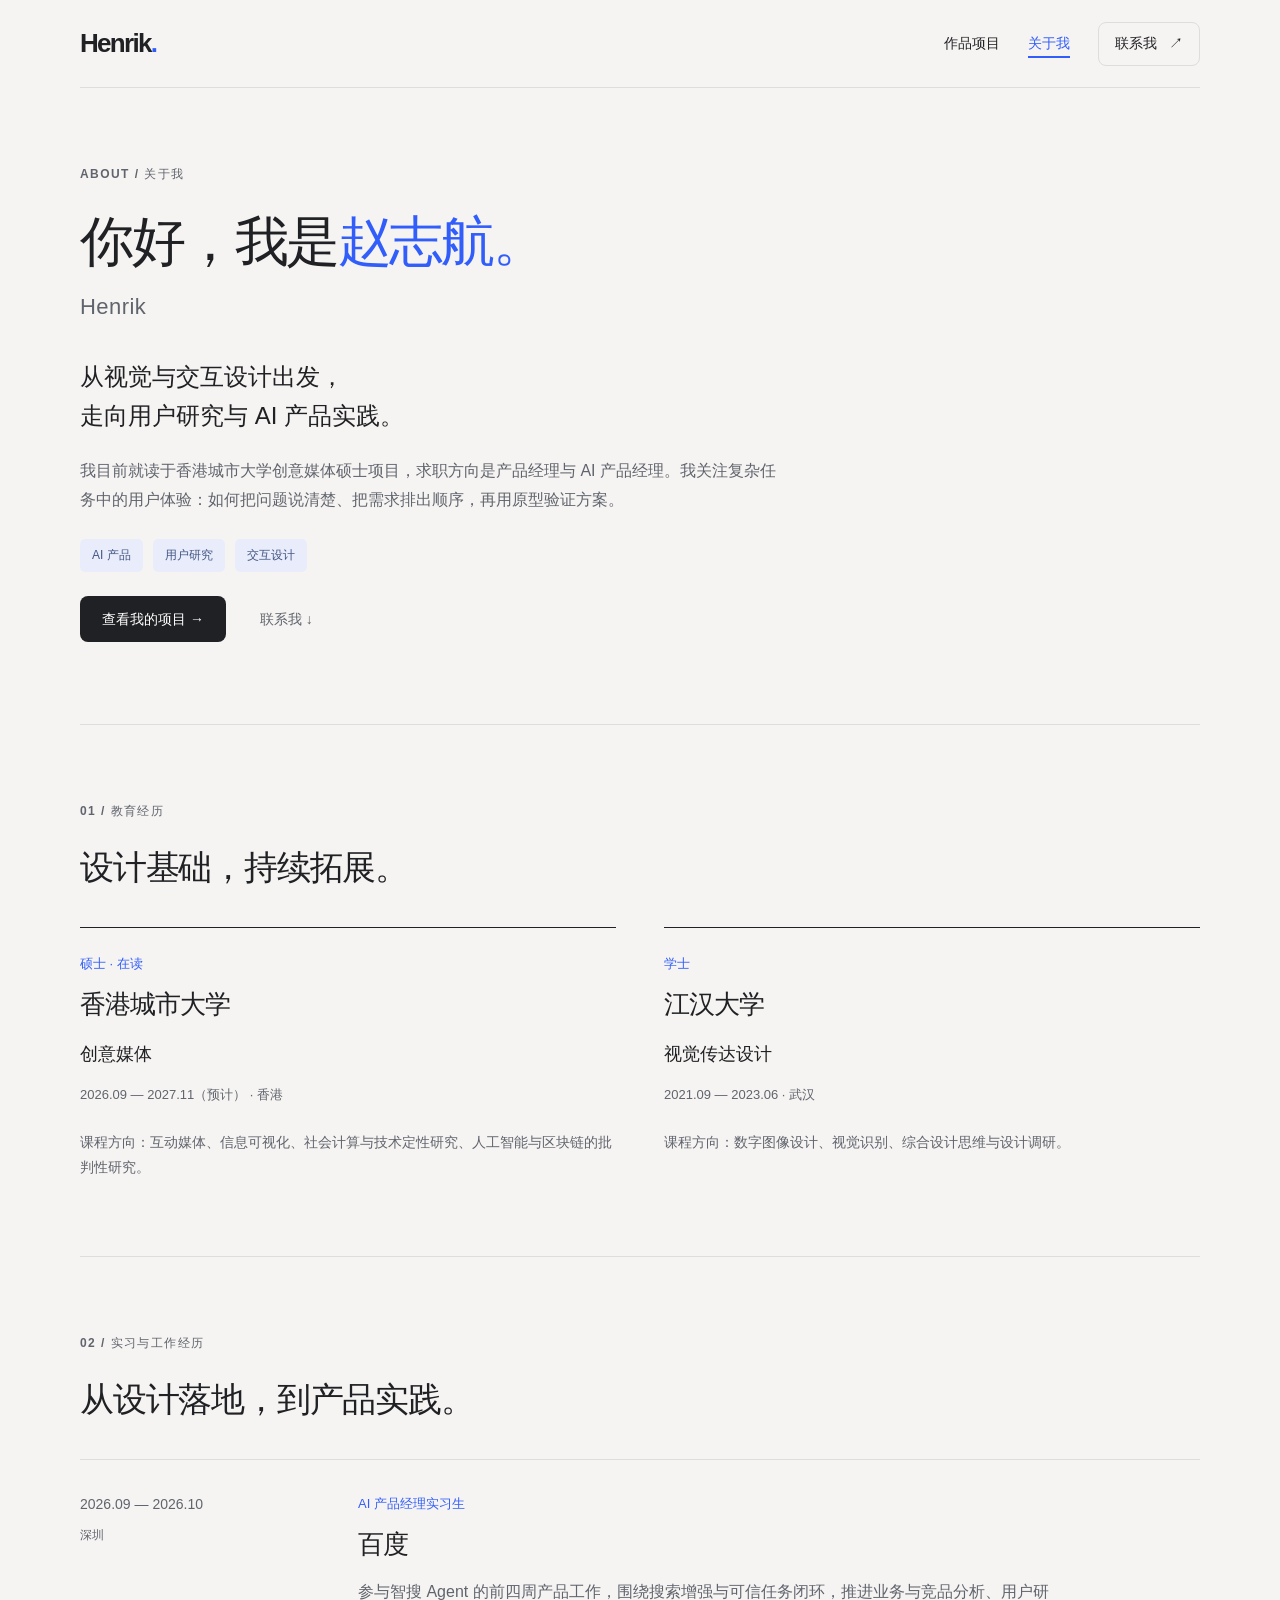
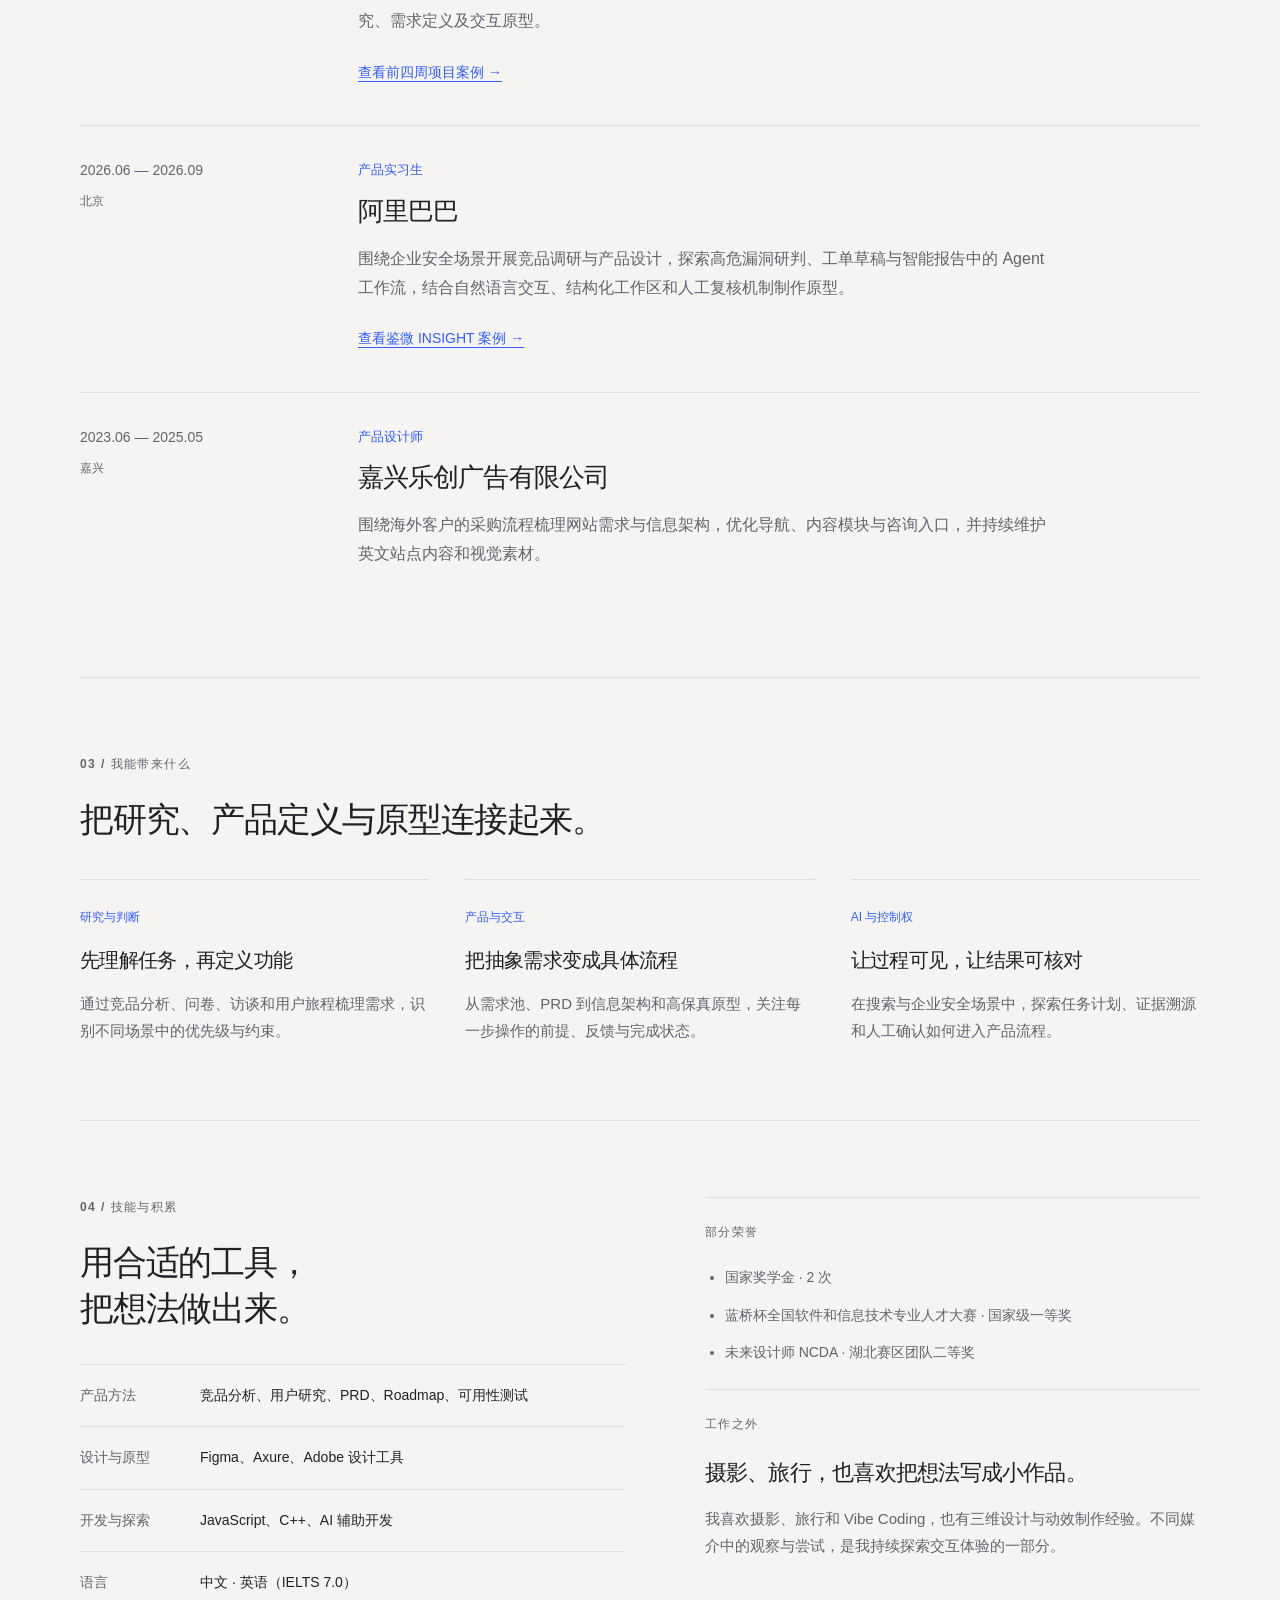
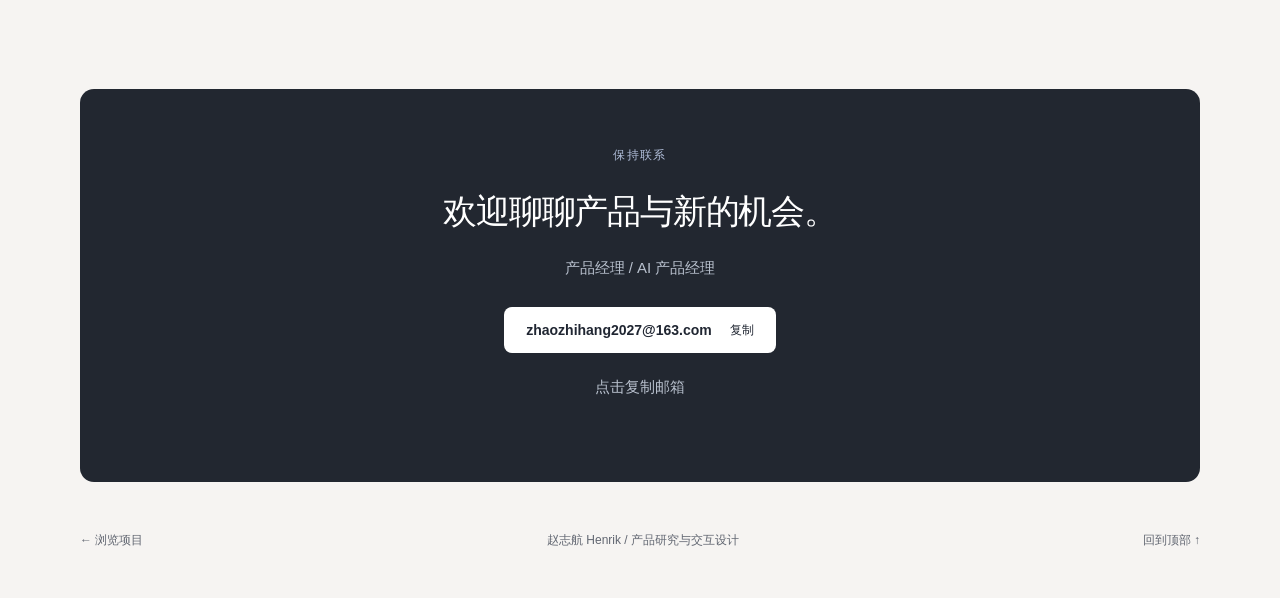
<file: about.html>
<!doctype html>
<html lang="zh-CN"><head><meta charset="utf-8"><meta name="viewport" content="width=device-width,initial-scale=1"><meta name="description" content="关于赵志航 Henrik：关注 AI 产品、用户研究与交互设计，香港城市大学创意媒体硕士在读。"><title>关于我 · 赵志航 Henrik</title><link rel="icon" href="assets/favicon.svg" type="image/svg+xml"><link rel="stylesheet" href="assets/css/portfolio-tokens.css"><link rel="stylesheet" href="assets/css/portfolio-base.css"><link rel="stylesheet" href="assets/css/portfolio-components.css"><link rel="stylesheet" href="assets/css/portfolio-about.css"><script src="assets/js/portfolio.js" defer></script></head>
<body id="top"><a class="skip" href="#main">跳到正文</a><header class="header wrap portfolio-header"><a class="brand" href="index.html" aria-label="Henrik 作品集首页">Henrik<span>.</span></a><nav aria-label="主导航"><a data-nav="work" href="index.html#work">作品项目</a><a data-nav="about" href="about.html" aria-current="page">关于我</a><a data-nav="contact" class="nav-contact" href="about.html#contact">联系我 <span aria-hidden="true">↗</span></a></nav></header>
<main id="main"><section class="about-hero wrap" aria-labelledby="about-title"><div class="about-intro"><p class="eyebrow">ABOUT / 关于我</p><h1 id="about-title">你好，我是<span class="accent">赵志航。</span></h1><p class="name-en">Henrik</p><p class="about-lead">从视觉与交互设计出发，<br>走向用户研究与 AI 产品实践。</p><p class="intro-copy">我目前就读于香港城市大学创意媒体硕士项目，求职方向是产品经理与 AI 产品经理。我关注复杂任务中的用户体验：如何把问题说清楚、把需求排出顺序，再用原型验证方案。</p><ul class="profile-tags" aria-label="个人方向"><li>AI 产品</li><li>用户研究</li><li>交互设计</li></ul><div class="about-actions"><a class="btn primary" href="index.html#work">查看我的项目 →</a><a class="btn text-btn" href="#contact">联系我 ↓</a></div></div></section>
<section class="about-section wrap" aria-labelledby="education-title"><div class="section-intro"><p class="eyebrow">01 / 教育经历</p><h2 id="education-title">设计基础，持续拓展。</h2></div><div class="education-grid"><article><p class="role-label">硕士 · 在读</p><h3>香港城市大学</h3><p class="degree">创意媒体</p><p class="education-date">2026.09 — 2027.11（预计） · 香港</p><p class="course-note">课程方向：互动媒体、信息可视化、社会计算与技术定性研究、人工智能与区块链的批判性研究。</p></article><article><p class="role-label">学士</p><h3>江汉大学</h3><p class="degree">视觉传达设计</p><p class="education-date">2021.09 — 2023.06 · 武汉</p><p class="course-note">课程方向：数字图像设计、视觉识别、综合设计思维与设计调研。</p></article></div></section>
<section class="about-section wrap" aria-labelledby="experience-title"><div class="section-intro"><p class="eyebrow">02 / 实习与工作经历</p><h2 id="experience-title">从设计落地，到产品实践。</h2></div><div class="experience-list"><article class="experience"><div class="experience-time">2026.09 — 2026.10<span>深圳</span></div><div><p class="role-label">AI 产品经理实习生</p><h3>百度</h3><p>参与智搜 Agent 的前四周产品工作，围绕搜索增强与可信任务闭环，推进业务与竞品分析、用户研究、需求定义及交互原型。</p><a class="inline-link" href="projects/baidu-agent.html">查看前四周项目案例 →</a></div></article><article class="experience"><div class="experience-time">2026.06 — 2026.09<span>北京</span></div><div><p class="role-label">产品实习生</p><h3>阿里巴巴</h3><p>围绕企业安全场景开展竞品调研与产品设计，探索高危漏洞研判、工单草稿与智能报告中的 Agent 工作流，结合自然语言交互、结构化工作区和人工复核机制制作原型。</p><a class="inline-link" href="case-insight.html">查看鉴微 INSIGHT 案例 →</a></div></article><article class="experience"><div class="experience-time">2023.06 — 2025.05<span>嘉兴</span></div><div><p class="role-label">产品设计师</p><h3>嘉兴乐创广告有限公司</h3><p>围绕海外客户的采购流程梳理网站需求与信息架构，优化导航、内容模块与咨询入口，并持续维护英文站点内容和视觉素材。</p></div></article></div></section>
<section class="about-section wrap" aria-labelledby="approach-title"><div class="section-intro"><p class="eyebrow">03 / 我能带来什么</p><h2 id="approach-title">把研究、产品定义与原型连接起来。</h2></div><div class="capability-grid"><article><span>研究与判断</span><h3>先理解任务，再定义功能</h3><p>通过竞品分析、问卷、访谈和用户旅程梳理需求，识别不同场景中的优先级与约束。</p></article><article><span>产品与交互</span><h3>把抽象需求变成具体流程</h3><p>从需求池、PRD 到信息架构和高保真原型，关注每一步操作的前提、反馈与完成状态。</p></article><article><span>AI 与控制权</span><h3>让过程可见，让结果可核对</h3><p>在搜索与企业安全场景中，探索任务计划、证据溯源和人工确认如何进入产品流程。</p></article></div></section>
<section class="about-section wrap profile-details" aria-labelledby="skills-title"><div><p class="eyebrow">04 / 技能与积累</p><h2 id="skills-title">用合适的工具，<br>把想法做出来。</h2><dl class="skill-list"><div><dt>产品方法</dt><dd>竞品分析、用户研究、PRD、Roadmap、可用性测试</dd></div><div><dt>设计与原型</dt><dd>Figma、Axure、Adobe 设计工具</dd></div><div><dt>开发与探索</dt><dd>JavaScript、C++、AI 辅助开发</dd></div><div><dt>语言</dt><dd>中文 · 英语（IELTS 7.0）</dd></div></dl></div><div class="personal-notes"><article><p class="eyebrow">部分荣誉</p><ul><li>国家奖学金 · 2 次</li><li>蓝桥杯全国软件和信息技术专业人才大赛 · 国家级一等奖</li><li>未来设计师 NCDA · 湖北赛区团队二等奖</li></ul></article><article><p class="eyebrow">工作之外</p><h3>摄影、旅行，也喜欢把想法写成小作品。</h3><p>我喜欢摄影、旅行和 Vibe Coding，也有三维设计与动效制作经验。不同媒介中的观察与尝试，是我持续探索交互体验的一部分。</p></article></div></section>
<section id="contact" class="end-card wrap about-contact"><p class="eyebrow">保持联系</p><h2>欢迎聊聊产品与新的机会。</h2><p>产品经理 / AI 产品经理</p><button class="btn white copy-email" type="button" data-copy-email="zhaozhihang2027@163.com" aria-label="复制邮箱 zhaozhihang2027@163.com">zhaozhihang2027@163.com <span aria-hidden="true">复制</span></button><p class="copy-status" role="status" aria-live="polite">点击复制邮箱</p></section>
</main><footer class="footer wrap"><a href="index.html#work">← 浏览项目</a><span>赵志航 Henrik / 产品研究与交互设计</span><a href="#top">回到顶部 ↑</a></footer></body></html>
</file>
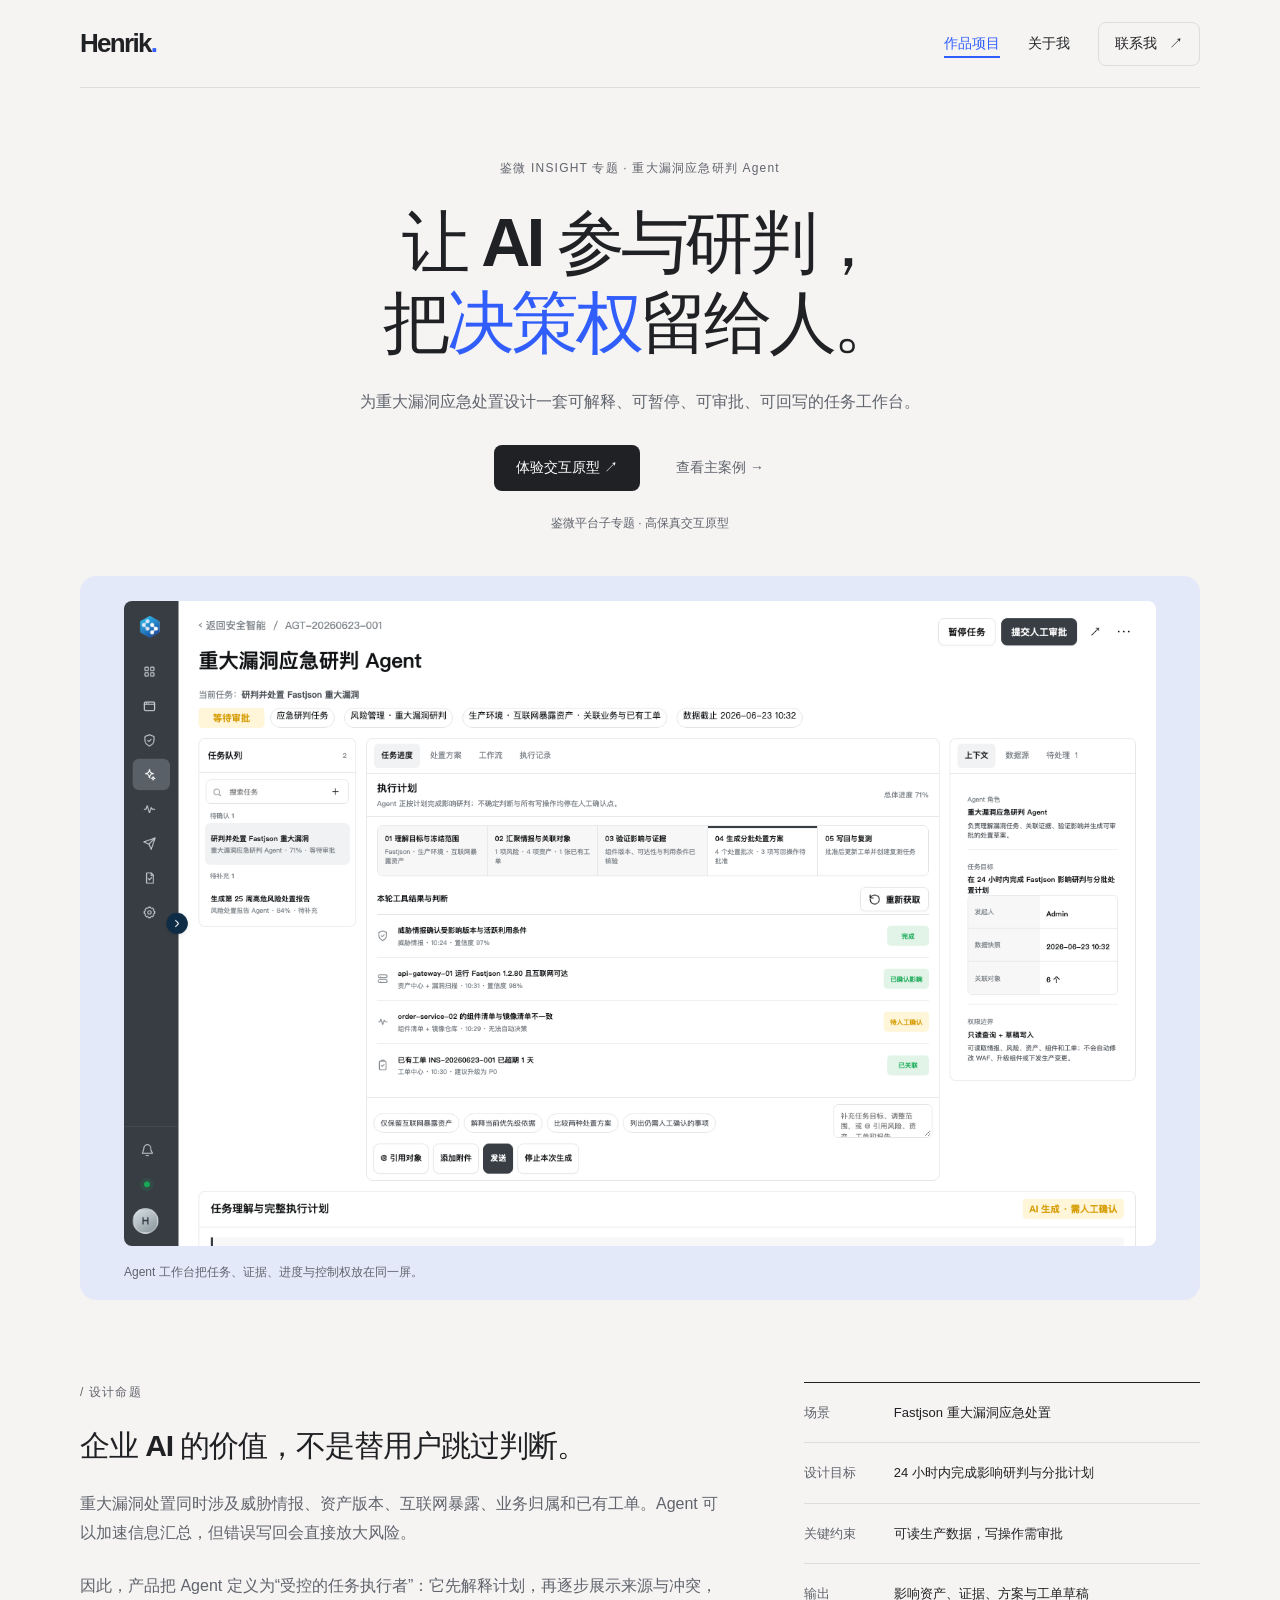
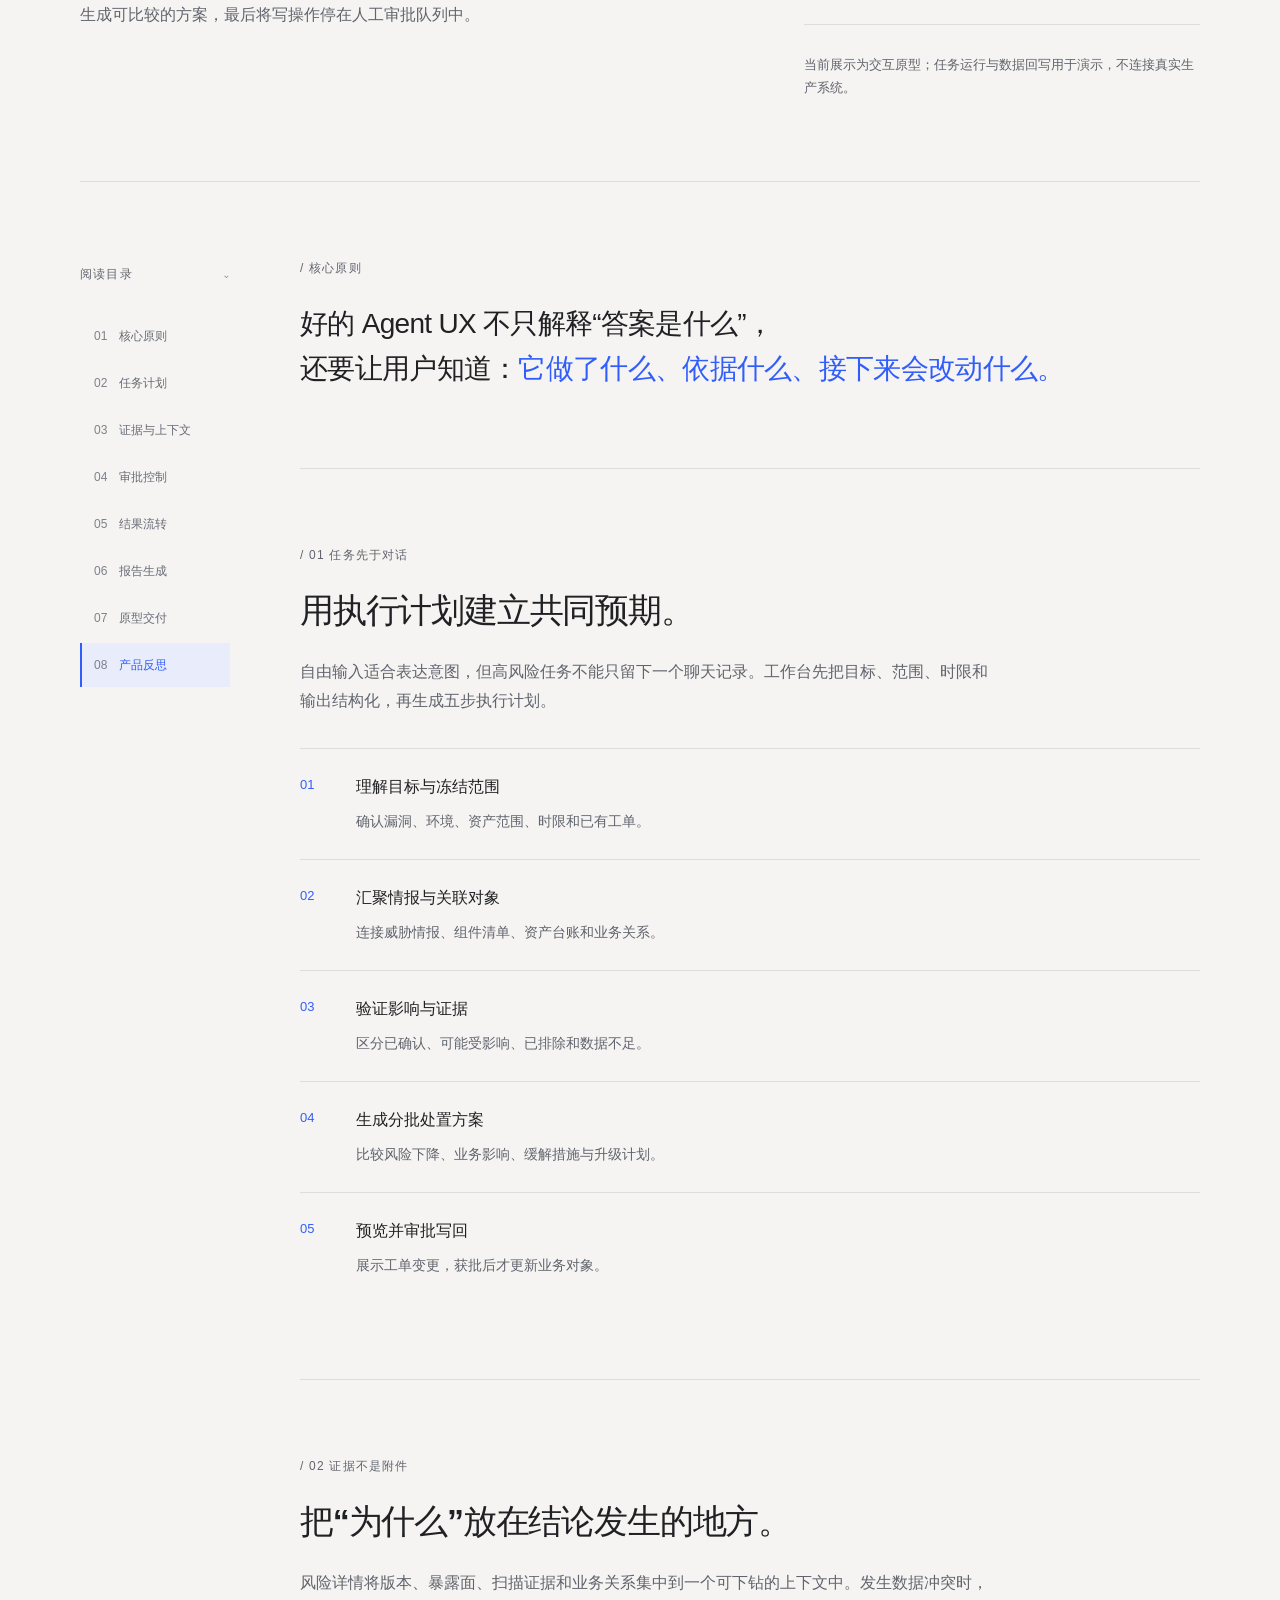
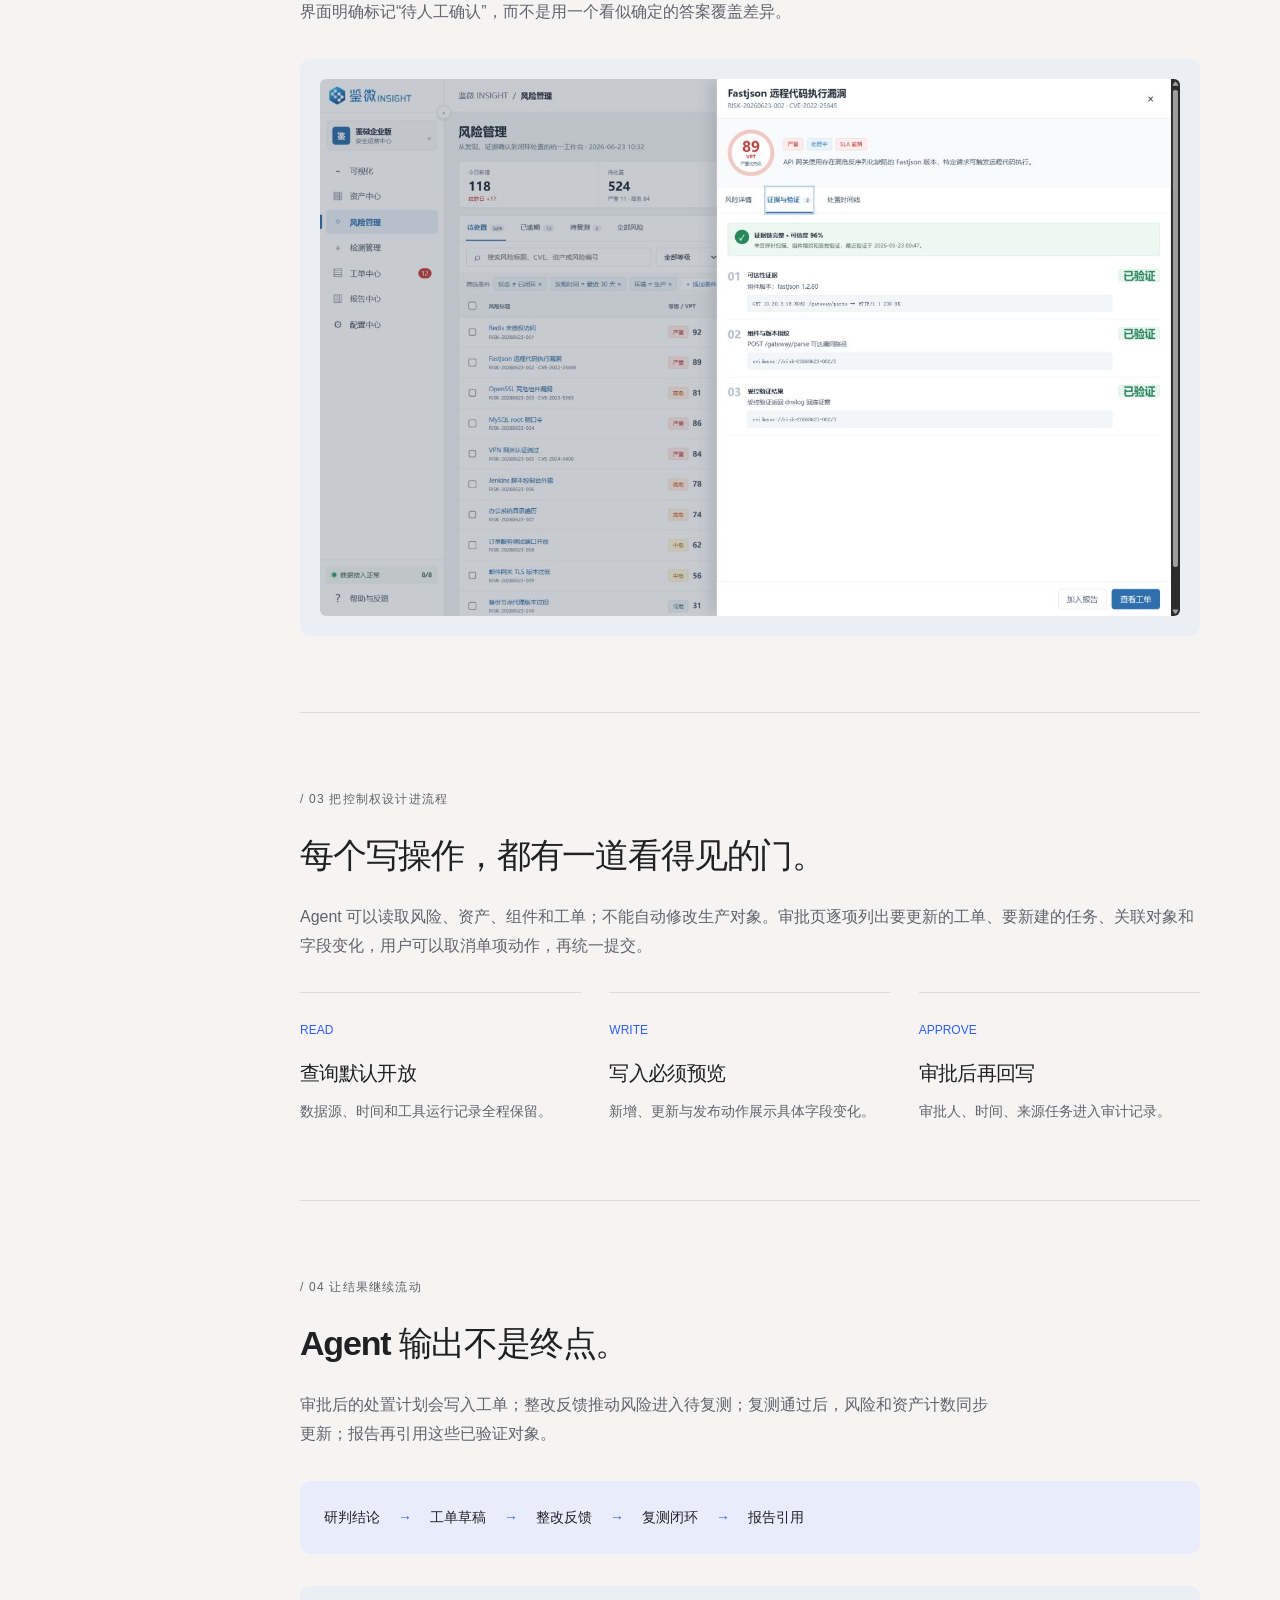
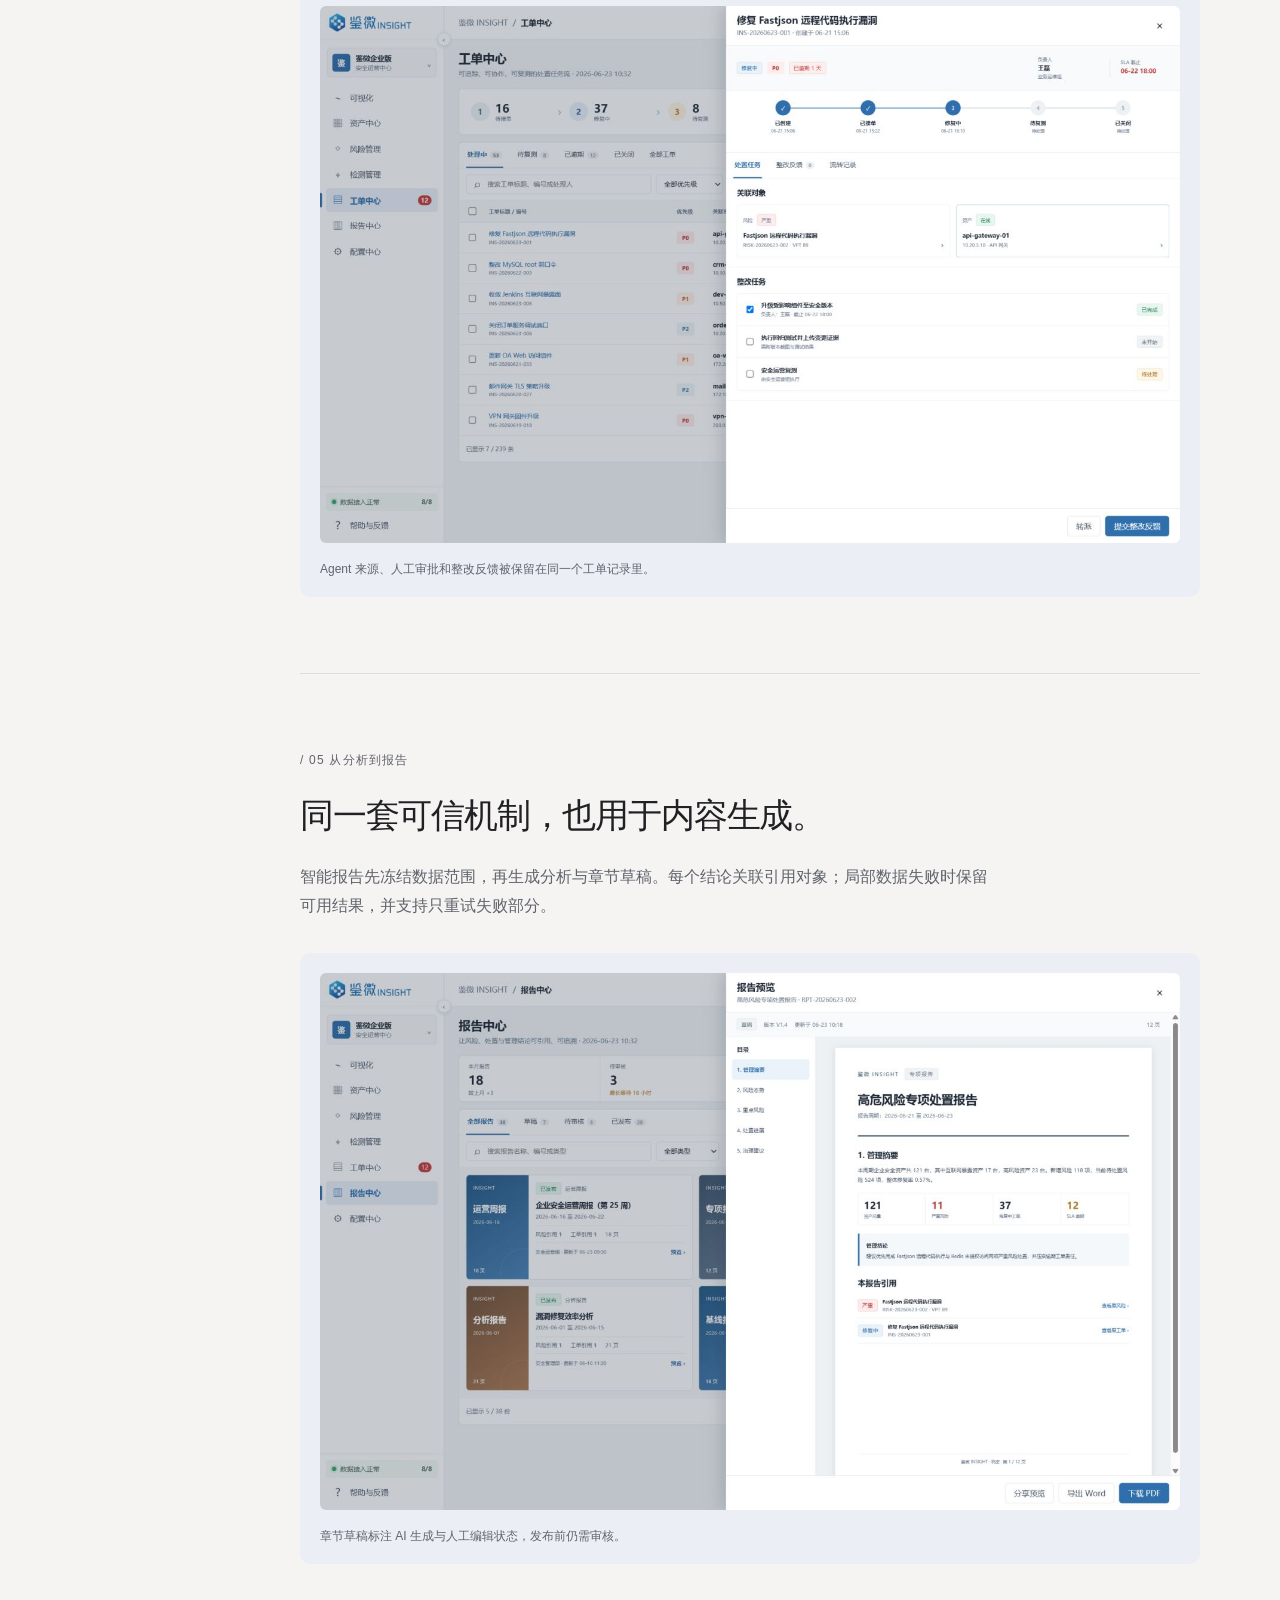
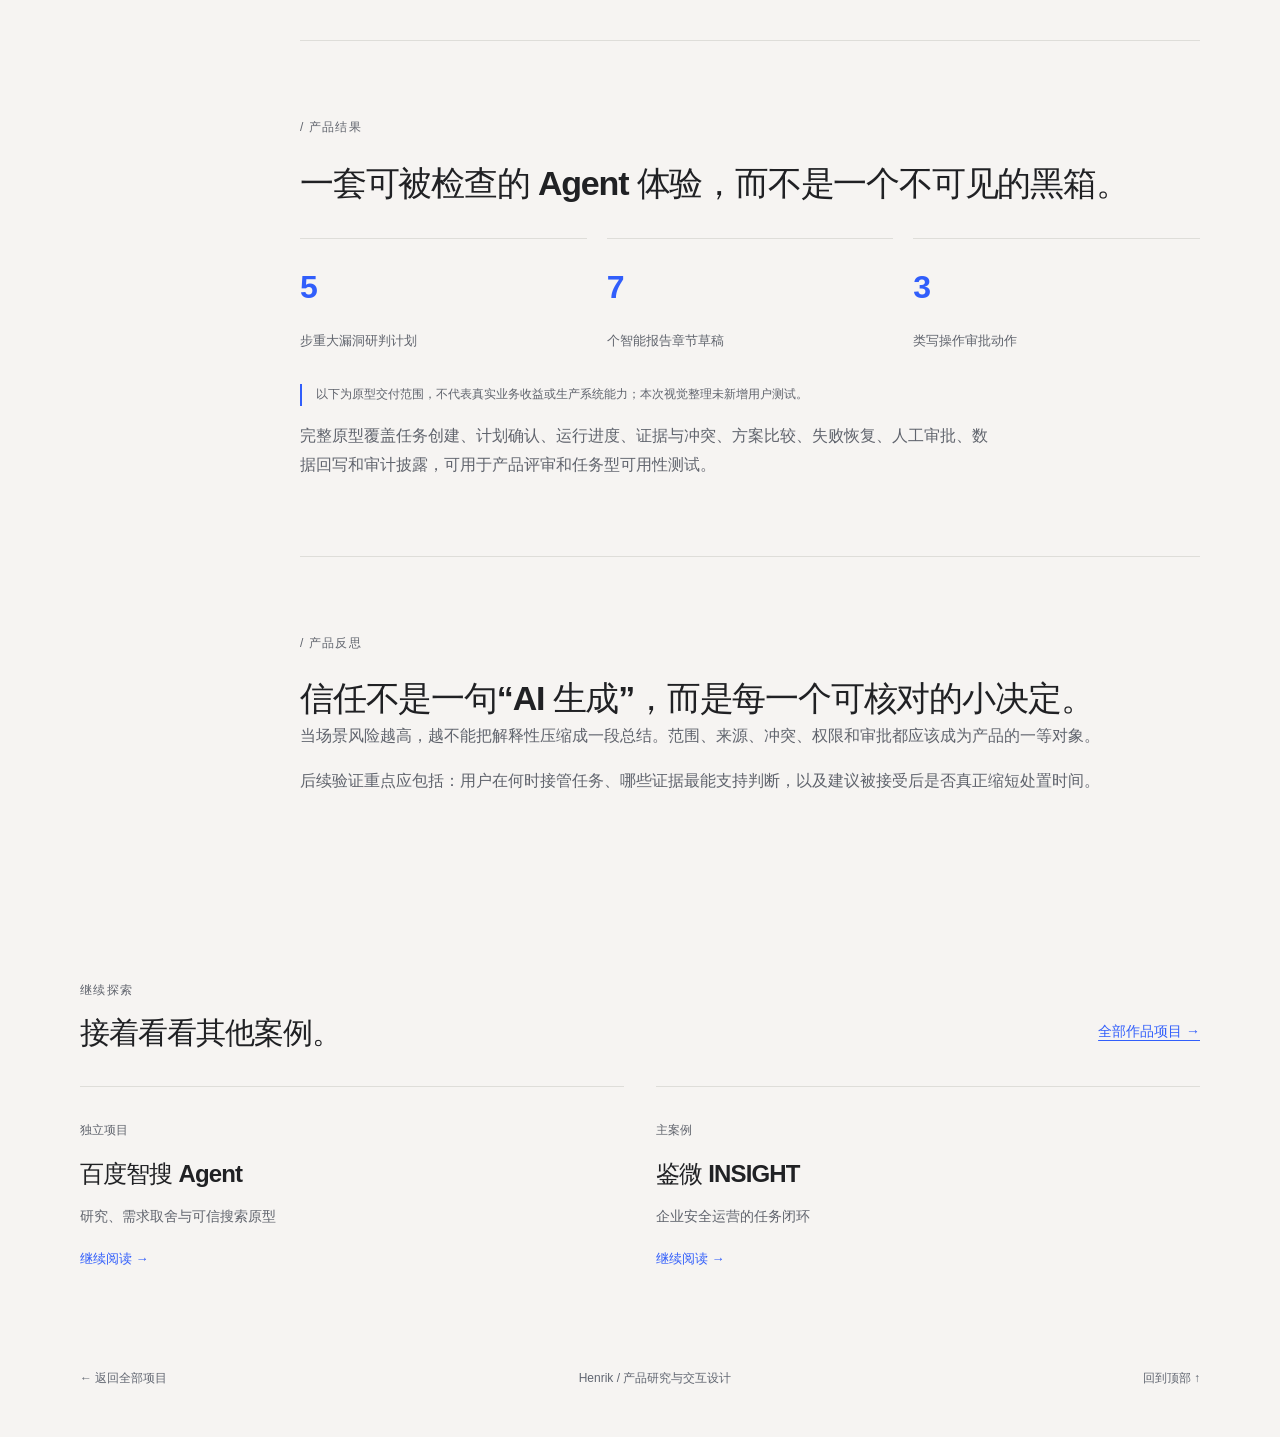
<file: case-agent.html>
<!doctype html>
<html lang="zh-CN">
<head>
  <meta charset="utf-8">
  <meta name="viewport" content="width=device-width, initial-scale=1">
  <meta name="description" content="重大漏洞应急研判 Agent 产品案例：可解释、可暂停、可审批的企业 AI 工作台。">
  <title>重大漏洞应急研判 Agent — Henrik</title>
  <link rel="icon" href="assets/favicon.svg" type="image/svg+xml">
  <link rel="stylesheet" href="assets/css/portfolio-tokens.css">
<link rel="stylesheet" href="assets/css/portfolio-base.css">
<link rel="stylesheet" href="assets/css/portfolio-components.css">
<link rel="stylesheet" href="assets/css/portfolio-case.css">
<script src="assets/js/portfolio.js" defer></script>
</head>
<body id="top" data-page="case" class="legacy-case"><a class="skip" href="#main">跳到正文</a>
  <header class="header wrap portfolio-header"><a class="brand" href="index.html" aria-label="Henrik 作品集首页">Henrik<span>.</span></a><nav aria-label="主导航"><a data-nav="work" href="index.html#work" aria-current="location">作品项目</a><a data-nav="about" href="about.html">关于我</a><a data-nav="contact" class="nav-contact" href="about.html#contact">联系我 <span aria-hidden="true">↗</span></a></nav></header>

  <main id="main">
    <section class="case-hero shell hero">
      <p class="case-eyebrow">鉴微 INSIGHT 专题 · 重大漏洞应急研判 Agent</p>
      <h1>让 AI 参与研判，<br>把<span class="accent">决策权</span>留给人。</h1>
      <p class="case-subtitle">为重大漏洞应急处置设计一套可解释、可暂停、可审批、可回写的任务工作台。</p>
    <div class="hero-actions"><a class="btn primary" href="demo/index.html" target="_blank" rel="noopener">体验交互原型 ↗<span class="sr-only">（新窗口打开）</span></a><a class="btn text-btn" href="case-insight.html">查看主案例 →</a></div><p class="stage-note">鉴微平台子专题 · 高保真交互原型</p></section>

    <figure class="feature-frame feature-frame-dark">
      <button class="zoom" data-zoom aria-label="放大：重大漏洞应急研判 Agent 完整工作台"><img src="assets/project/final-agent.png" alt="重大漏洞应急研判 Agent 完整工作台" fetchpriority="high" width="1440" height="900"></button>
      <figcaption>Agent 工作台把任务、证据、进度与控制权放在同一屏。</figcaption>
    </figure>

    <section class="case-intro shell case-section">
      <div class="intro-copy">
        <p class="section-number">/ 设计命题</p>
        <h2>企业 AI 的价值，不是替用户跳过判断。</h2>
        <p class="lead">重大漏洞处置同时涉及威胁情报、资产版本、互联网暴露、业务归属和已有工单。Agent 可以加速信息汇总，但错误写回会直接放大风险。</p>
        <p>因此，产品把 Agent 定义为“受控的任务执行者”：它先解释计划，再逐步展示来源与冲突，生成可比较的方案，最后将写操作停在人工审批队列中。</p>
      </div>
      <div class="prototype-note">当前展示为交互原型；任务运行与数据回写用于演示，不连接真实生产系统。</div><aside class="project-facts" aria-label="项目信息">
        <dl><div><dt>场景</dt><dd>Fastjson 重大漏洞应急处置</dd></div><div><dt>设计目标</dt><dd>24 小时内完成影响研判与分批计划</dd></div><div><dt>关键约束</dt><dd>可读生产数据，写操作需审批</dd></div><div><dt>输出</dt><dd>影响资产、证据、方案与工单草稿</dd></div></dl>
      </aside>
    </section>

<div class="case-layout wrap"><aside class="toc"><details open><summary>阅读目录 <span aria-hidden="true">⌄</span></summary><nav aria-label="章节目录"><a href="#chapter-1"><span>01</span>核心原则</a><a href="#chapter-2"><span>02</span>任务计划</a><a href="#chapter-3"><span>03</span>证据与上下文</a><a href="#chapter-4"><span>04</span>审批控制</a><a href="#chapter-5"><span>05</span>结果流转</a><a href="#chapter-6"><span>06</span>报告生成</a><a href="#chapter-7"><span>07</span>原型交付</a><a href="#chapter-8"><span>08</span>产品反思</a></nav></details></aside><div class="case-body">    <section class="chapter statement-section shell" id="chapter-1">
      <p class="section-number">/ 核心原则</p>
      <blockquote>好的 Agent UX 不只解释“答案是什么”，<br>还要让用户知道：<em>它做了什么、依据什么、接下来会改动什么。</em></blockquote>
    </section>

    <section class="chapter case-section shell" id="chapter-2">
      <div class="section-heading two-col-heading">
        <div><p class="section-number">/ 01 任务先于对话</p><h2>用执行计划建立共同预期。</h2></div>
        <p>自由输入适合表达意图，但高风险任务不能只留下一个聊天记录。工作台先把目标、范围、时限和输出结构化，再生成五步执行计划。</p>
      </div>
      <ol class="agent-steps">
        <li><span>01</span><div><b>理解目标与冻结范围</b><p>确认漏洞、环境、资产范围、时限和已有工单。</p></div></li>
        <li><span>02</span><div><b>汇聚情报与关联对象</b><p>连接威胁情报、组件清单、资产台账和业务关系。</p></div></li>
        <li><span>03</span><div><b>验证影响与证据</b><p>区分已确认、可能受影响、已排除和数据不足。</p></div></li>
        <li><span>04</span><div><b>生成分批处置方案</b><p>比较风险下降、业务影响、缓解措施与升级计划。</p></div></li>
        <li><span>05</span><div><b>预览并审批写回</b><p>展示工单变更，获批后才更新业务对象。</p></div></li>
      </ol>
    </section>

    <section class="chapter image-story image-story-soft" id="chapter-3">
      <div class="shell evidence-layout">
        <div class="section-heading two-col-heading">
          <div><p class="section-number">/ 02 证据不是附件</p><h2>把“为什么”放在结论发生的地方。</h2></div>
          <p>风险详情将版本、暴露面、扫描证据和业务关系集中到一个可下钻的上下文中。发生数据冲突时，界面明确标记“待人工确认”，而不是用一个看似确定的答案覆盖差异。</p>
        </div>
        <button class="zoom" data-zoom aria-label="放大：Fastjson 风险详情与证据验证界面"><img src="assets/project/risk-evidence.jpg" alt="Fastjson 风险详情与证据验证界面" loading="lazy" width="1425" height="891"></button>
      </div>
    </section>

    <section class="chapter case-section shell approval-section" id="chapter-4">
      <div class="approval-copy">
        <p class="section-number">/ 03 把控制权设计进流程</p>
        <h2>每个写操作，都有一道看得见的门。</h2>
        <p>Agent 可以读取风险、资产、组件和工单；不能自动修改生产对象。审批页逐项列出要更新的工单、要新建的任务、关联对象和字段变化，用户可以取消单项动作，再统一提交。</p>
      </div>
      <div class="approval-rules">
        <article><span>READ</span><h3>查询默认开放</h3><p>数据源、时间和工具运行记录全程保留。</p></article>
        <article><span>WRITE</span><h3>写入必须预览</h3><p>新增、更新与发布动作展示具体字段变化。</p></article>
        <article><span>APPROVE</span><h3>审批后再回写</h3><p>审批人、时间、来源任务进入审计记录。</p></article>
      </div>
    </section>

    <section class="chapter dark-story" id="chapter-5">
      <div class="shell">
        <div class="section-heading two-col-heading">
          <div><p class="section-number">/ 04 让结果继续流动</p><h2>Agent 输出不是终点。</h2></div>
          <p>审批后的处置计划会写入工单；整改反馈推动风险进入待复测；复测通过后，风险和资产计数同步更新；报告再引用这些已验证对象。</p>
        </div>
        <div class="dark-flow"><span>研判结论</span><i>→</i><span>工单草稿</span><i>→</i><span>整改反馈</span><i>→</i><span>复测闭环</span><i>→</i><span>报告引用</span></div>
        <figure><button class="zoom" data-zoom aria-label="放大：处置工单详情与流转记录"><img src="assets/project/ticket-workflow.jpg" alt="处置工单详情与流转记录" loading="lazy" width="1440" height="900"></button><figcaption>Agent 来源、人工审批和整改反馈被保留在同一个工单记录里。</figcaption></figure>
      </div>
    </section>

    <section class="chapter case-section shell" id="chapter-6">
      <div class="section-heading two-col-heading">
        <div><p class="section-number">/ 05 从分析到报告</p><h2>同一套可信机制，也用于内容生成。</h2></div>
        <p>智能报告先冻结数据范围，再生成分析与章节草稿。每个结论关联引用对象；局部数据失败时保留可用结果，并支持只重试失败部分。</p>
      </div>
      <figure class="report-image"><button class="zoom" data-zoom aria-label="放大：高危风险专项报告预览，包含管理摘要、指标和引用对象"><img src="assets/project/report-preview.jpg" alt="高危风险专项报告预览，包含管理摘要、指标和引用对象" loading="lazy" width="1440" height="900"></button><figcaption>章节草稿标注 AI 生成与人工编辑状态，发布前仍需审核。</figcaption></figure>
    </section>

    <section class="chapter outcome-section" id="chapter-7">
      <div class="shell">
        <p class="section-number">/ 产品结果</p>
        <div class="outcome-grid">
          <div class="outcome-title"><h2>一套可被检查的 Agent 体验，而不是一个不可见的黑箱。</h2></div>
          <div class="outcome-metrics">
            <article><b>5</b><span>步重大漏洞研判计划</span></article>
            <article><b>7</b><span>个智能报告章节草稿</span></article>
            <article><b>3</b><span>类写操作审批动作</span></article>
          </div>
          <div class="outcome-copy"><p class="caption">以下为原型交付范围，不代表真实业务收益或生产系统能力；本次视觉整理未新增用户测试。</p><p>完整原型覆盖任务创建、计划确认、运行进度、证据与冲突、方案比较、失败恢复、人工审批、数据回写和审计披露，可用于产品评审和任务型可用性测试。</p></div>
        </div>
      </div>
    </section>

    <section class="chapter reflection-section shell case-section" id="chapter-8">
      <p class="section-number">/ 产品反思</p>
      <div class="section-heading two-col-heading">
        <h2>信任不是一句“AI 生成”，而是每一个可核对的小决定。</h2>
        <div><p>当场景风险越高，越不能把解释性压缩成一段总结。范围、来源、冲突、权限和审批都应该成为产品的一等对象。</p><p>后续验证重点应包括：用户在何时接管任务、哪些证据最能支持判断，以及建议被接受后是否真正缩短处置时间。</p></div>
      </div>
    </section>

</div></div>    
  <section class="related-projects wrap" aria-labelledby="related-title"><div class="related-heading"><div><p class="eyebrow">继续探索</p><h2 id="related-title">接着看看其他案例。</h2></div><a href="index.html#work">全部作品项目 →</a></div><div class="related-grid"><a class="related-item" href="projects/baidu-agent.html"><span>独立项目</span><h3>百度智搜 Agent</h3><p>研究、需求取舍与可信搜索原型</p><b aria-hidden="true">继续阅读 →</b></a><a class="related-item" href="case-insight.html"><span>主案例</span><h3>鉴微 INSIGHT</h3><p>企业安全运营的任务闭环</p><b aria-hidden="true">继续阅读 →</b></a></div></section></main>

  <footer class="footer wrap"><a href="index.html#work">← 返回全部项目</a><span>Henrik / 产品研究与交互设计</span><a href="#top">回到顶部 ↑</a></footer>
<dialog id="image-dialog" aria-label="查看放大图片"><div class="dialog-bar"><p id="image-caption"></p><button type="button" id="close-image" aria-label="关闭放大图片">关闭 ×</button></div><img id="large-image" alt=""></dialog></body>
</html>
</file>
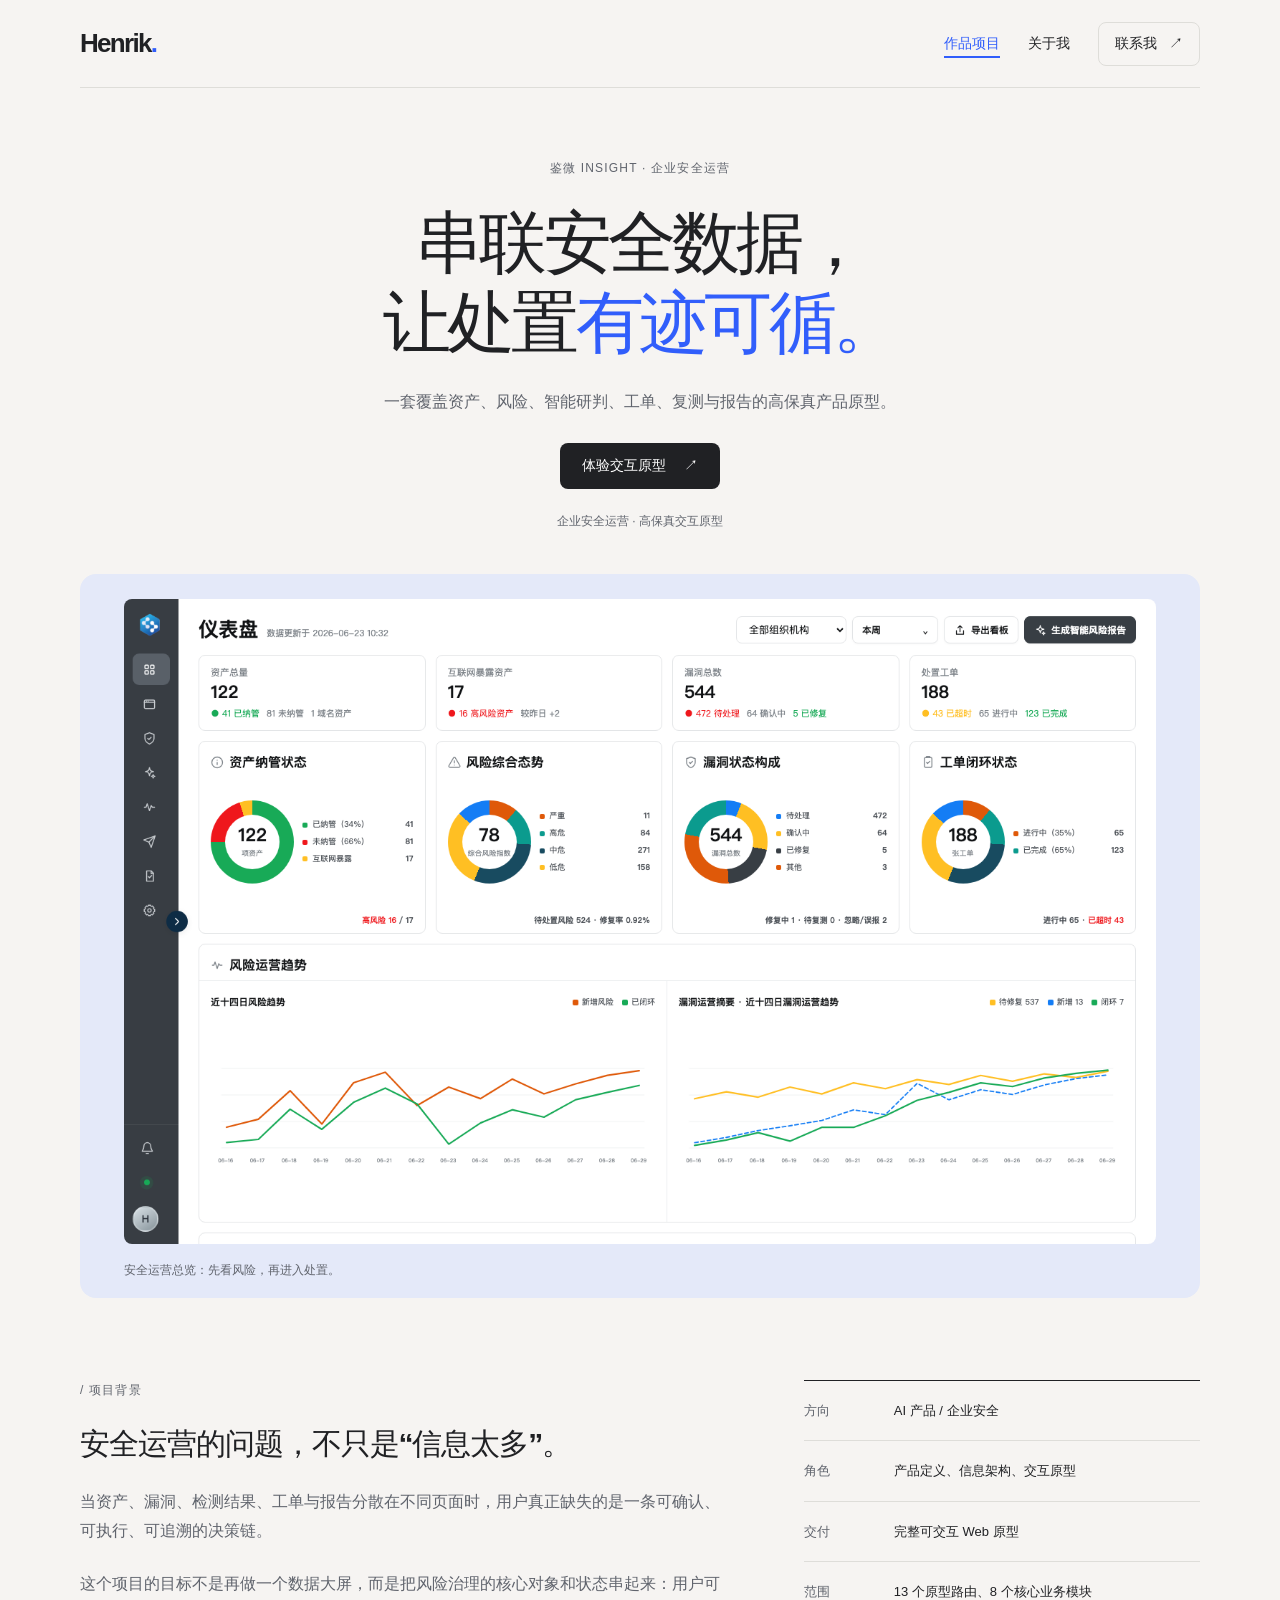
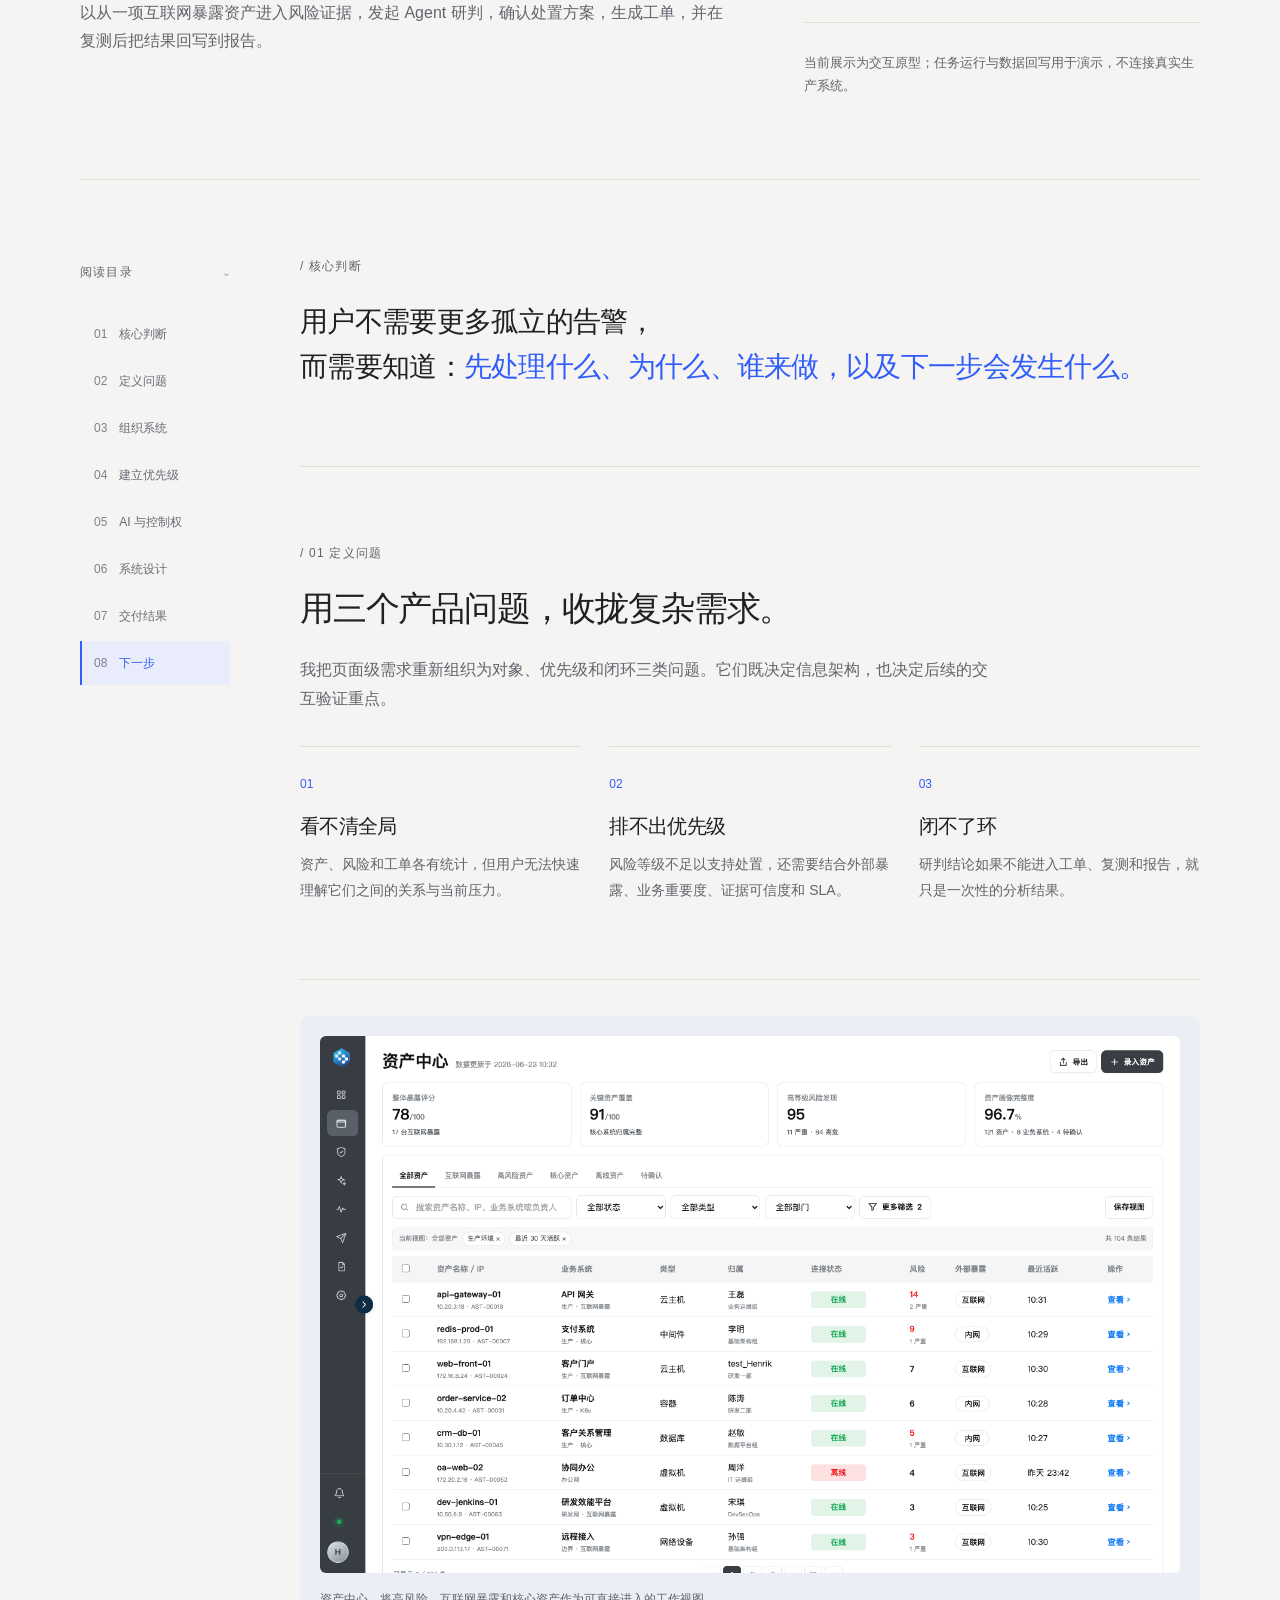
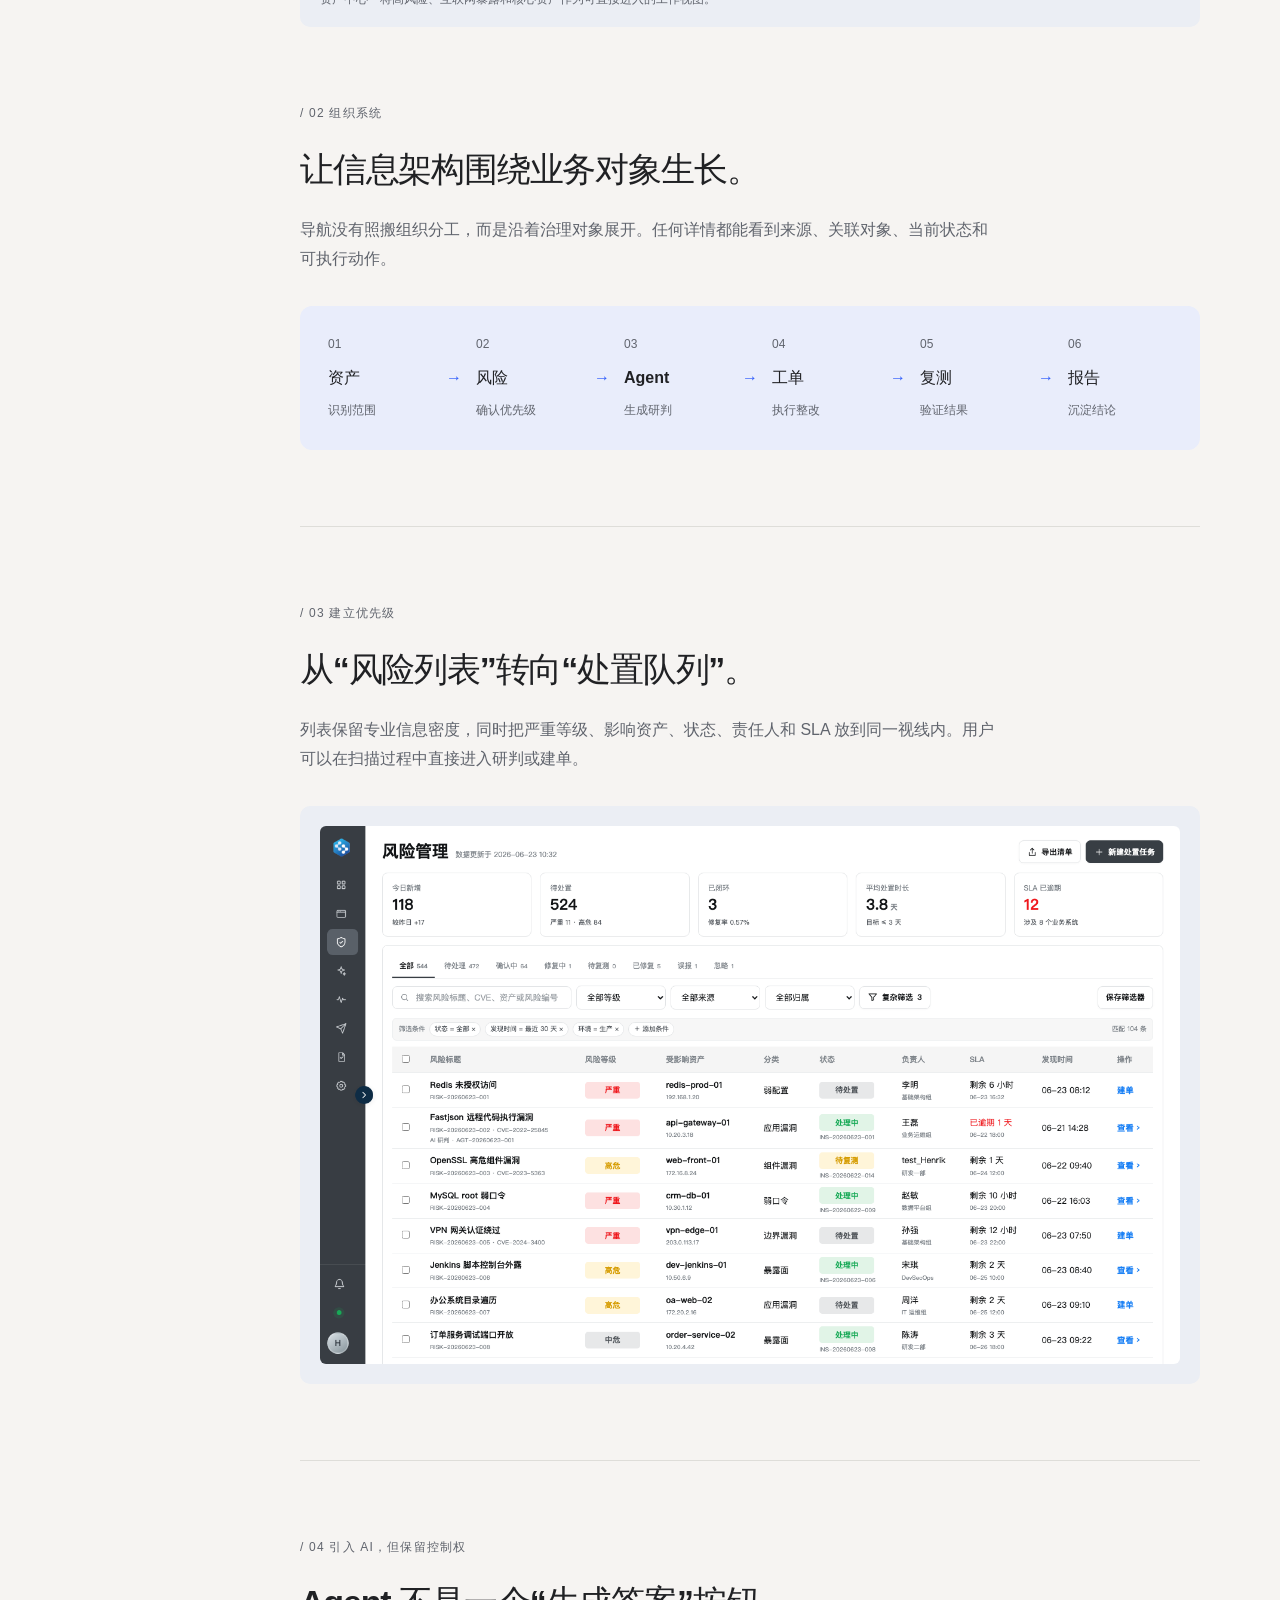
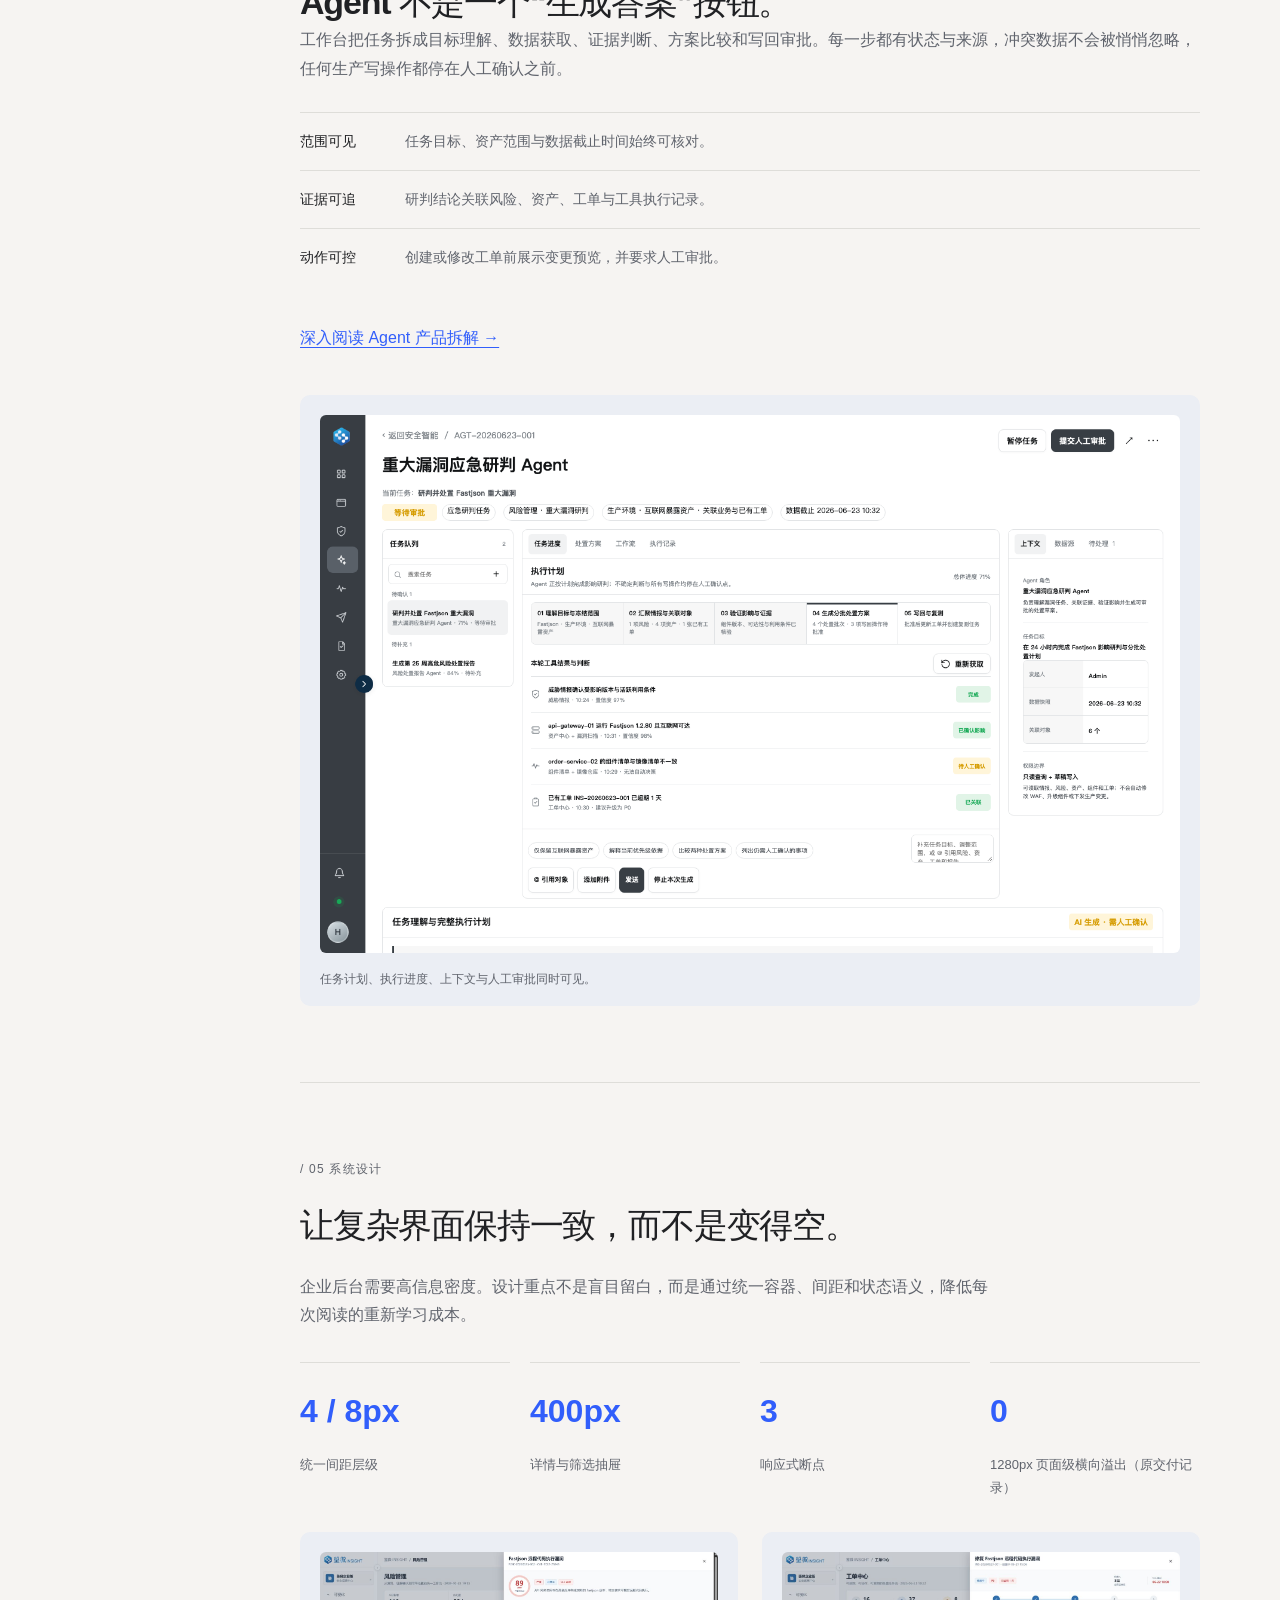
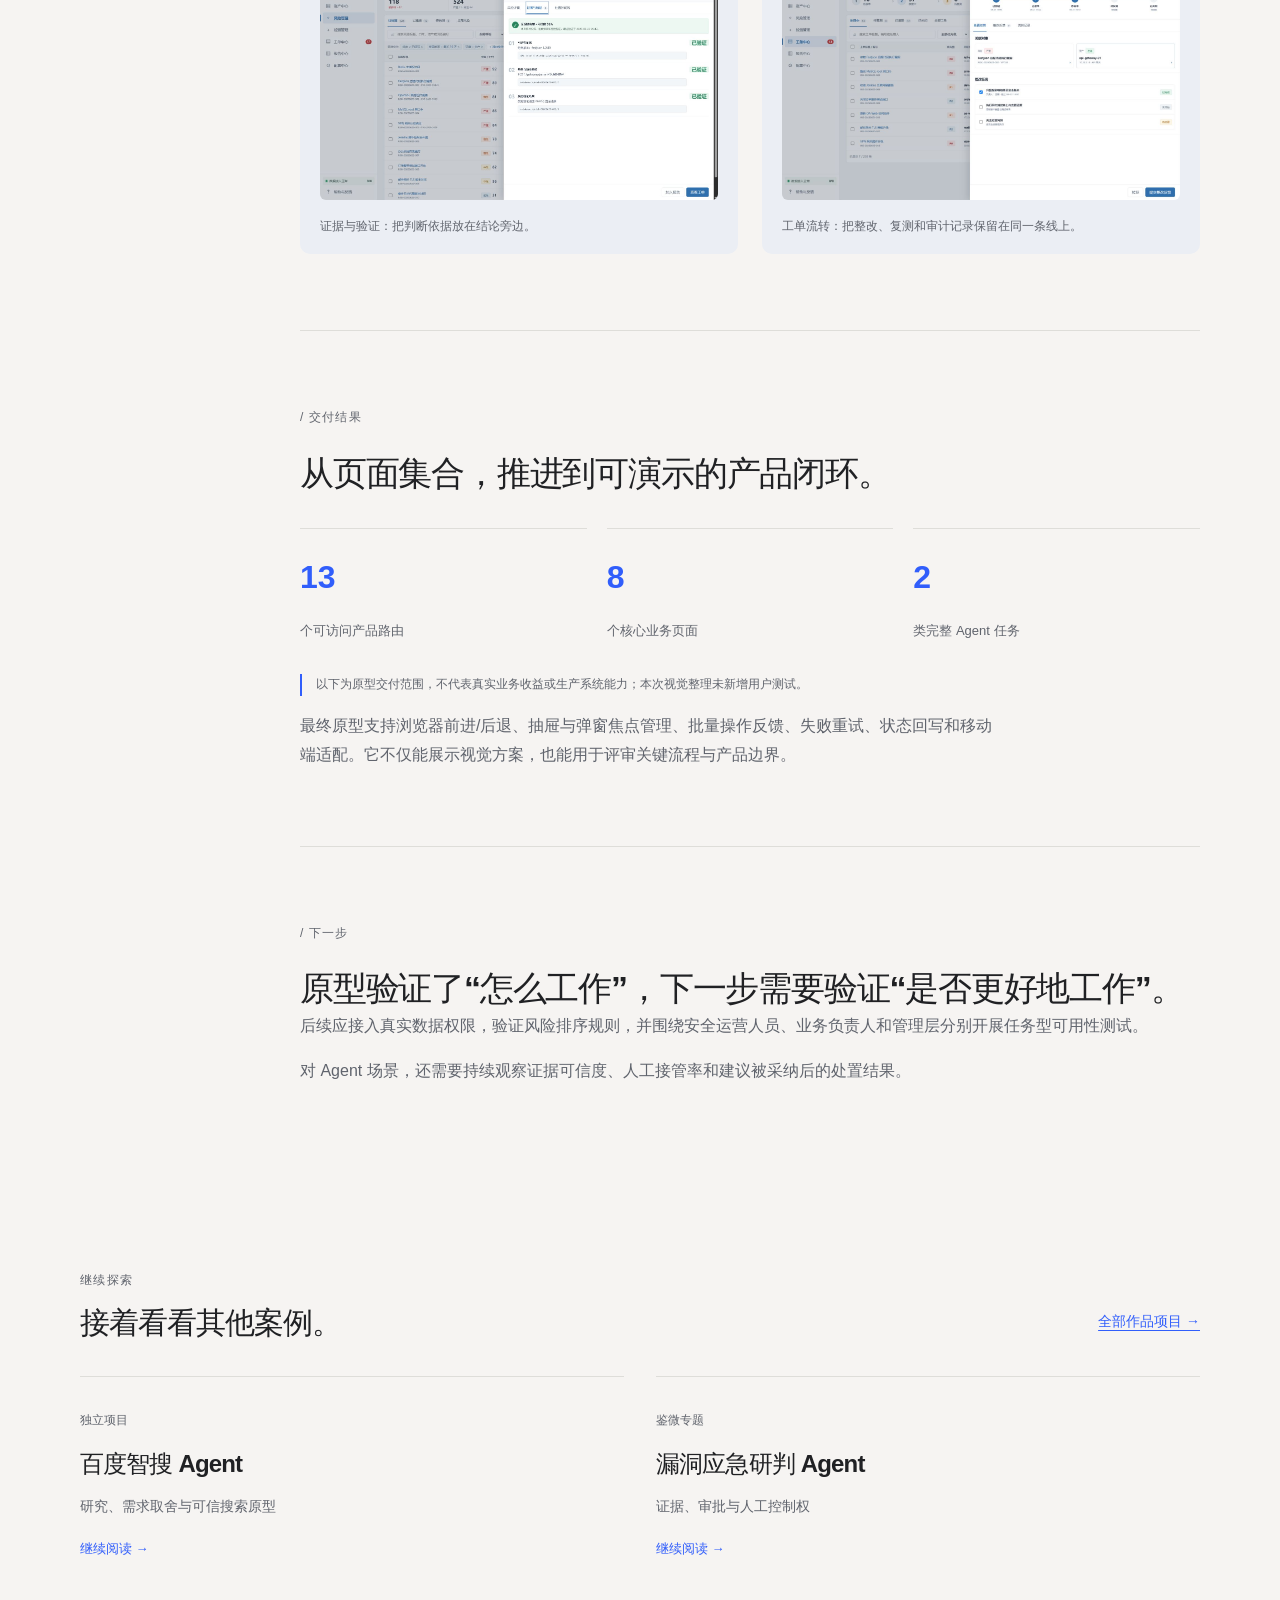
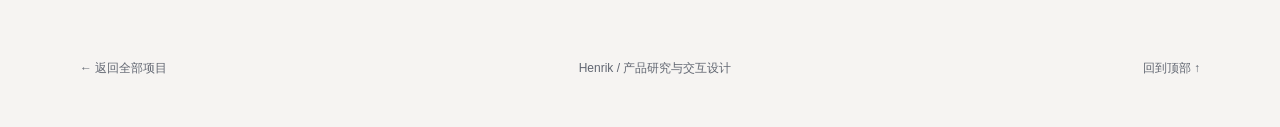
<file: case-insight.html>
<!doctype html>
<html lang="zh-CN">
<head>
  <meta charset="utf-8">
  <meta name="viewport" content="width=device-width, initial-scale=1">
  <meta name="description" content="鉴微 INSIGHT 企业安全运营平台产品案例：从分散数据到可追踪处置闭环。">
  <title>鉴微 INSIGHT — Henrik</title>
  <link rel="icon" href="assets/favicon.svg" type="image/svg+xml">
  <link rel="stylesheet" href="assets/css/portfolio-tokens.css">
<link rel="stylesheet" href="assets/css/portfolio-base.css">
<link rel="stylesheet" href="assets/css/portfolio-components.css">
<link rel="stylesheet" href="assets/css/portfolio-case.css">
<script src="assets/js/portfolio.js" defer></script>
</head>
<body id="top" data-page="case" class="legacy-case"><a class="skip" href="#main">跳到正文</a>
  <header class="header wrap portfolio-header"><a class="brand" href="index.html" aria-label="Henrik 作品集首页">Henrik<span>.</span></a><nav aria-label="主导航"><a data-nav="work" href="index.html#work" aria-current="location">作品项目</a><a data-nav="about" href="about.html">关于我</a><a data-nav="contact" class="nav-contact" href="about.html#contact">联系我 <span aria-hidden="true">↗</span></a></nav></header>

  <main id="main">
    <section class="case-hero shell hero">
      <p class="case-eyebrow">鉴微 INSIGHT · 企业安全运营</p>
      <h1>串联安全数据，<br>让处置<span class="accent">有迹可循。</span></h1>
      <p class="case-subtitle">一套覆盖资产、风险、智能研判、工单、复测与报告的高保真产品原型。</p>
      <div class="case-demo-action">
        <a class="button-dark" href="./demo/index.html" target="_blank" rel="noopener noreferrer">体验交互原型 <span aria-hidden="true">↗</span></a>
      </div>
    <p class="stage-note">企业安全运营 · 高保真交互原型</p></section>

    <figure class="feature-frame feature-frame-blue">
      <button class="zoom" data-zoom aria-label="放大：鉴微 INSIGHT 仪表盘完整界面"><img src="assets/project/final-dashboard.png" alt="鉴微 INSIGHT 仪表盘完整界面" fetchpriority="high" width="1440" height="900"></button>
      <figcaption>安全运营总览：先看风险，再进入处置。</figcaption>
    </figure>

    <section class="case-intro shell case-section">
      <div class="intro-copy">
        <p class="section-number">/ 项目背景</p>
        <h2>安全运营的问题，不只是“信息太多”。</h2>
        <p class="lead">当资产、漏洞、检测结果、工单与报告分散在不同页面时，用户真正缺失的是一条可确认、可执行、可追溯的决策链。</p>
        <p>这个项目的目标不是再做一个数据大屏，而是把风险治理的核心对象和状态串起来：用户可以从一项互联网暴露资产进入风险证据，发起 Agent 研判，确认处置方案，生成工单，并在复测后把结果回写到报告。</p>
      </div>
      <div class="prototype-note">当前展示为交互原型；任务运行与数据回写用于演示，不连接真实生产系统。</div><aside class="project-facts" aria-label="项目信息">
        <dl><div><dt>方向</dt><dd>AI 产品 / 企业安全</dd></div><div><dt>角色</dt><dd>产品定义、信息架构、交互原型</dd></div><div><dt>交付</dt><dd>完整可交互 Web 原型</dd></div><div><dt>范围</dt><dd>13 个原型路由、8 个核心业务模块</dd></div></dl>
      </aside>
    </section>

<div class="case-layout wrap"><aside class="toc"><details open><summary>阅读目录 <span aria-hidden="true">⌄</span></summary><nav aria-label="章节目录"><a href="#chapter-1"><span>01</span>核心判断</a><a href="#chapter-2"><span>02</span>定义问题</a><a href="#chapter-3"><span>03</span>组织系统</a><a href="#chapter-4"><span>04</span>建立优先级</a><a href="#chapter-5"><span>05</span>AI 与控制权</a><a href="#system"><span>06</span>系统设计</a><a href="#chapter-7"><span>07</span>交付结果</a><a href="#chapter-8"><span>08</span>下一步</a></nav></details></aside><div class="case-body">    <section class="chapter statement-section shell" id="chapter-1">
      <p class="section-number">/ 核心判断</p>
      <blockquote>用户不需要更多孤立的告警，<br>而需要知道：<em>先处理什么、为什么、谁来做，以及下一步会发生什么。</em></blockquote>
    </section>

    <section class="chapter case-section shell" id="chapter-2">
      <div class="section-heading two-col-heading">
        <div><p class="section-number">/ 01 定义问题</p><h2>用三个产品问题，收拢复杂需求。</h2></div>
        <p>我把页面级需求重新组织为对象、优先级和闭环三类问题。它们既决定信息架构，也决定后续的交互验证重点。</p>
      </div>
      <div class="problem-grid">
        <article><span>01</span><h3>看不清全局</h3><p>资产、风险和工单各有统计，但用户无法快速理解它们之间的关系与当前压力。</p></article>
        <article><span>02</span><h3>排不出优先级</h3><p>风险等级不足以支持处置，还需要结合外部暴露、业务重要度、证据可信度和 SLA。</p></article>
        <article><span>03</span><h3>闭不了环</h3><p>研判结论如果不能进入工单、复测和报告，就只是一次性的分析结果。</p></article>
      </div>
    </section>

    <figure class="wide-image shell">
      <button class="zoom" data-zoom aria-label="放大：资产中心界面，包含概览指标、筛选器与资产表格"><img src="assets/project/final-assets.png" alt="资产中心界面，包含概览指标、筛选器与资产表格" loading="lazy" width="1440" height="900"></button>
      <figcaption><b>资产中心</b><span>将高风险、互联网暴露和核心资产作为可直接进入的工作视图。</span></figcaption>
    </figure>

    <section class="chapter case-section shell" id="chapter-3">
      <div class="section-heading two-col-heading">
        <div><p class="section-number">/ 02 组织系统</p><h2>让信息架构围绕业务对象生长。</h2></div>
        <p>导航没有照搬组织分工，而是沿着治理对象展开。任何详情都能看到来源、关联对象、当前状态和可执行动作。</p>
      </div>
      <div class="flow-line" aria-label="产品业务闭环">
        <div><span>01</span><b>资产</b><small>识别范围</small></div><i>→</i>
        <div><span>02</span><b>风险</b><small>确认优先级</small></div><i>→</i>
        <div><span>03</span><b>Agent</b><small>生成研判</small></div><i>→</i>
        <div><span>04</span><b>工单</b><small>执行整改</small></div><i>→</i>
        <div><span>05</span><b>复测</b><small>验证结果</small></div><i>→</i>
        <div><span>06</span><b>报告</b><small>沉淀结论</small></div>
      </div>
    </section>

    <section class="chapter image-story image-story-soft" id="chapter-4">
      <div class="shell">
        <div class="section-heading two-col-heading">
          <div><p class="section-number">/ 03 建立优先级</p><h2>从“风险列表”转向“处置队列”。</h2></div>
          <p>列表保留专业信息密度，同时把严重等级、影响资产、状态、责任人和 SLA 放到同一视线内。用户可以在扫描过程中直接进入研判或建单。</p>
        </div>
        <button class="zoom" data-zoom aria-label="放大：风险管理界面，展示风险等级、影响资产、状态、责任人和 SLA"><img src="assets/project/final-risks.png" alt="风险管理界面，展示风险等级、影响资产、状态、责任人和 SLA" loading="lazy" width="1440" height="900"></button>
      </div>
    </section>

    <section class="chapter case-section shell agent-feature" id="chapter-5">
      <div class="agent-copy">
        <p class="section-number">/ 04 引入 AI，但保留控制权</p>
        <h2>Agent 不是一个“生成答案”按钮。</h2>
        <p>工作台把任务拆成目标理解、数据获取、证据判断、方案比较和写回审批。每一步都有状态与来源，冲突数据不会被悄悄忽略，任何生产写操作都停在人工确认之前。</p>
        <ul class="decision-list">
          <li><b>范围可见</b><span>任务目标、资产范围与数据截止时间始终可核对。</span></li>
          <li><b>证据可追</b><span>研判结论关联风险、资产、工单与工具执行记录。</span></li>
          <li><b>动作可控</b><span>创建或修改工单前展示变更预览，并要求人工审批。</span></li>
        </ul>
        <a class="text-link" href="case-agent.html">深入阅读 Agent 产品拆解 →</a>
      </div>
      <figure>
        <button class="zoom" data-zoom aria-label="放大：重大漏洞应急研判 Agent 的任务计划与审批界面"><img src="assets/project/final-agent.png" alt="重大漏洞应急研判 Agent 的任务计划与审批界面" loading="lazy" width="1440" height="900"></button>
        <figcaption>任务计划、执行进度、上下文与人工审批同时可见。</figcaption>
      </figure>
    </section>

    <section class="chapter case-section shell" id="system">
      <div class="section-heading two-col-heading">
        <div><p class="section-number">/ 05 系统设计</p><h2>让复杂界面保持一致，而不是变得空。</h2></div>
        <p>企业后台需要高信息密度。设计重点不是盲目留白，而是通过统一容器、间距和状态语义，降低每次阅读的重新学习成本。</p>
      </div>
      <div class="system-grid">
        <article><b>4 / 8px</b><span>统一间距层级</span></article>
        <article><b>400px</b><span>详情与筛选抽屉</span></article>
        <article><b>3</b><span>响应式断点</span></article>
        <article><b>0</b><span>1280px 页面级横向溢出（原交付记录）</span></article>
      </div>
      <div class="paired-images">
        <figure><button class="zoom" data-zoom aria-label="放大：风险详情中的证据与验证信息"><img src="assets/project/risk-evidence.jpg" alt="风险详情中的证据与验证信息" loading="lazy" width="1425" height="891"></button><figcaption>证据与验证：把判断依据放在结论旁边。</figcaption></figure>
        <figure><button class="zoom" data-zoom aria-label="放大：工单详情中的流程与状态信息"><img src="assets/project/ticket-workflow.jpg" alt="工单详情中的流程与状态信息" loading="lazy" width="1440" height="900"></button><figcaption>工单流转：把整改、复测和审计记录保留在同一条线上。</figcaption></figure>
      </div>
    </section>

    <section class="chapter outcome-section" id="chapter-7">
      <div class="shell">
        <p class="section-number">/ 交付结果</p>
        <div class="outcome-grid">
          <div class="outcome-title"><h2>从页面集合，推进到可演示的产品闭环。</h2></div>
          <div class="outcome-metrics">
            <article><b>13</b><span>个可访问产品路由</span></article>
            <article><b>8</b><span>个核心业务页面</span></article>
            <article><b>2</b><span>类完整 Agent 任务</span></article>
          </div>
          <div class="outcome-copy"><p class="caption">以下为原型交付范围，不代表真实业务收益或生产系统能力；本次视觉整理未新增用户测试。</p><p>最终原型支持浏览器前进/后退、抽屉与弹窗焦点管理、批量操作反馈、失败重试、状态回写和移动端适配。它不仅能展示视觉方案，也能用于评审关键流程与产品边界。</p></div>
        </div>
      </div>
    </section>

    <section class="chapter reflection-section shell case-section" id="chapter-8">
      <p class="section-number">/ 下一步</p>
      <div class="section-heading two-col-heading">
        <h2>原型验证了“怎么工作”，下一步需要验证“是否更好地工作”。</h2>
        <div><p>后续应接入真实数据权限，验证风险排序规则，并围绕安全运营人员、业务负责人和管理层分别开展任务型可用性测试。</p><p>对 Agent 场景，还需要持续观察证据可信度、人工接管率和建议被采纳后的处置结果。</p></div>
      </div>
    </section>

</div></div>    
  <section class="related-projects wrap" aria-labelledby="related-title"><div class="related-heading"><div><p class="eyebrow">继续探索</p><h2 id="related-title">接着看看其他案例。</h2></div><a href="index.html#work">全部作品项目 →</a></div><div class="related-grid"><a class="related-item" href="projects/baidu-agent.html"><span>独立项目</span><h3>百度智搜 Agent</h3><p>研究、需求取舍与可信搜索原型</p><b aria-hidden="true">继续阅读 →</b></a><a class="related-item" href="case-agent.html"><span>鉴微专题</span><h3>漏洞应急研判 Agent</h3><p>证据、审批与人工控制权</p><b aria-hidden="true">继续阅读 →</b></a></div></section></main>

  <footer class="footer wrap"><a href="index.html#work">← 返回全部项目</a><span>Henrik / 产品研究与交互设计</span><a href="#top">回到顶部 ↑</a></footer>
<dialog id="image-dialog" aria-label="查看放大图片"><div class="dialog-bar"><p id="image-caption"></p><button type="button" id="close-image" aria-label="关闭放大图片">关闭 ×</button></div><img id="large-image" alt=""></dialog></body>
</html>
</file>
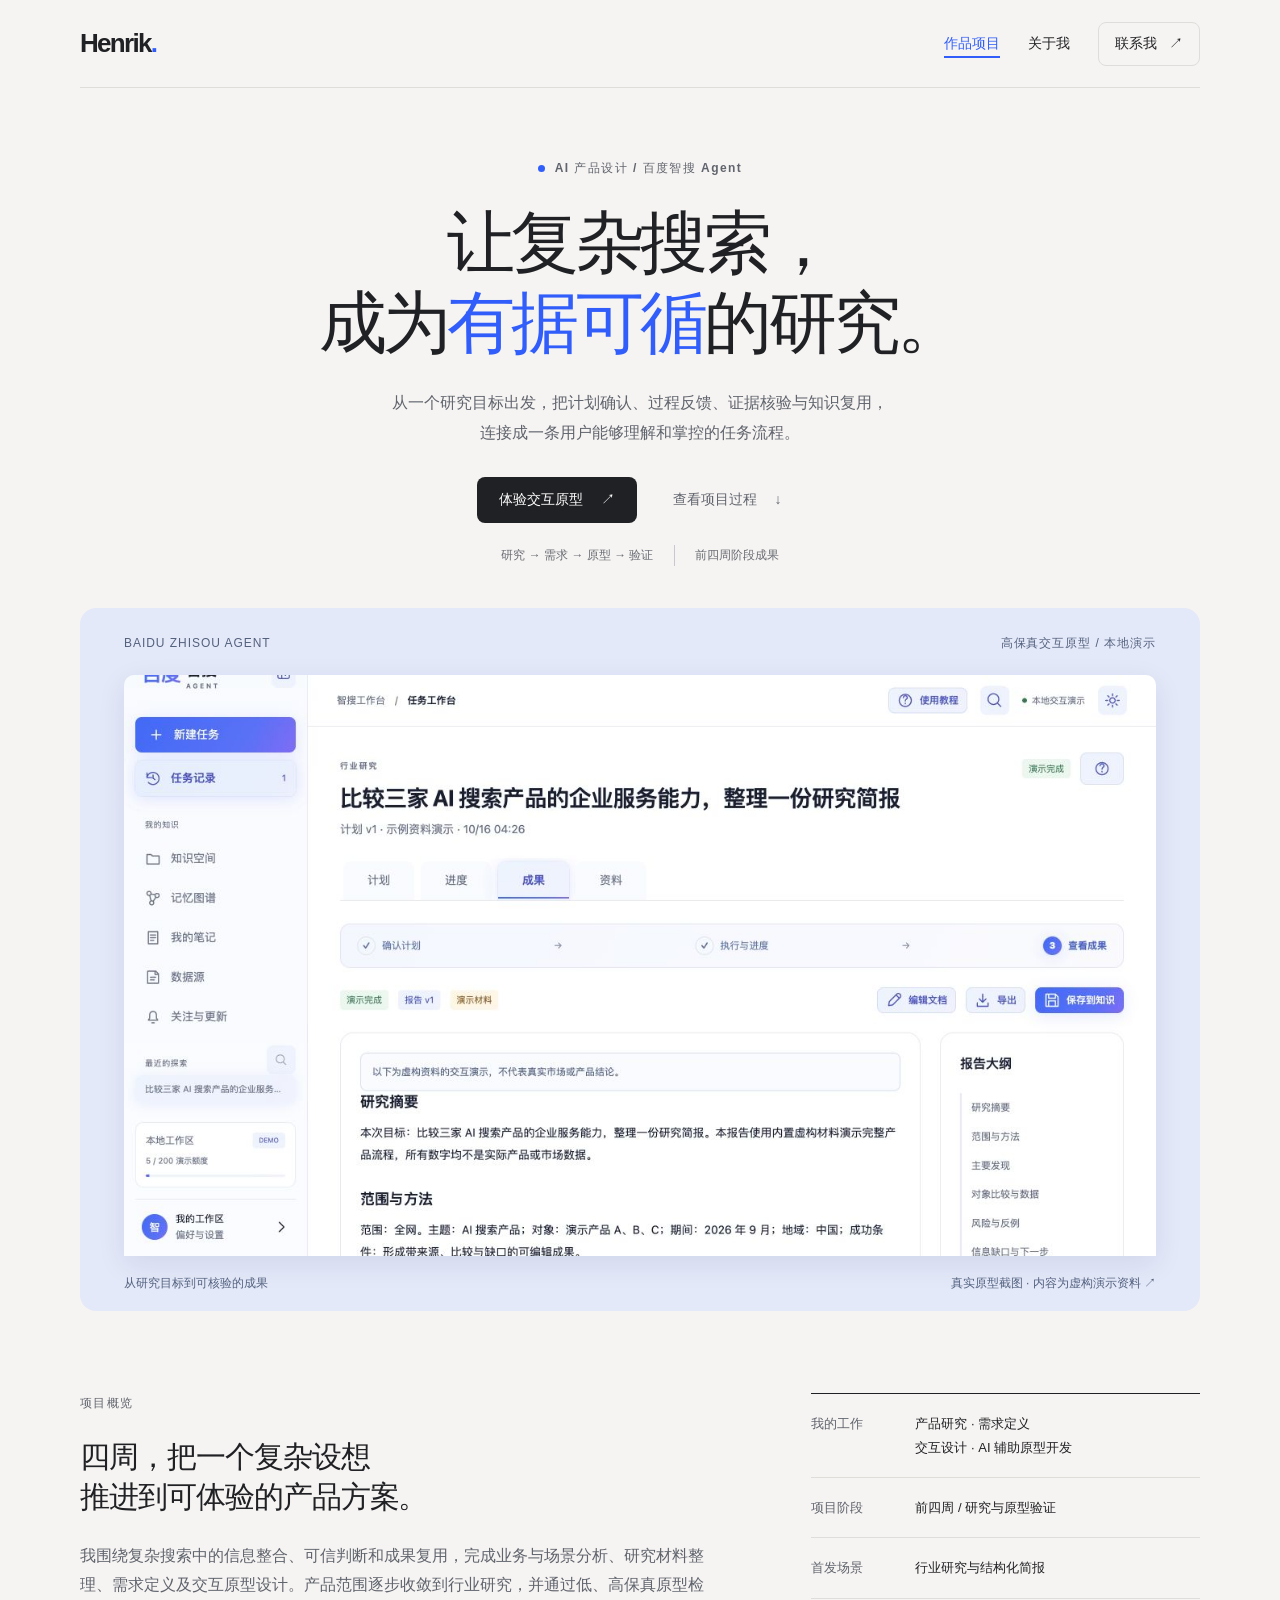
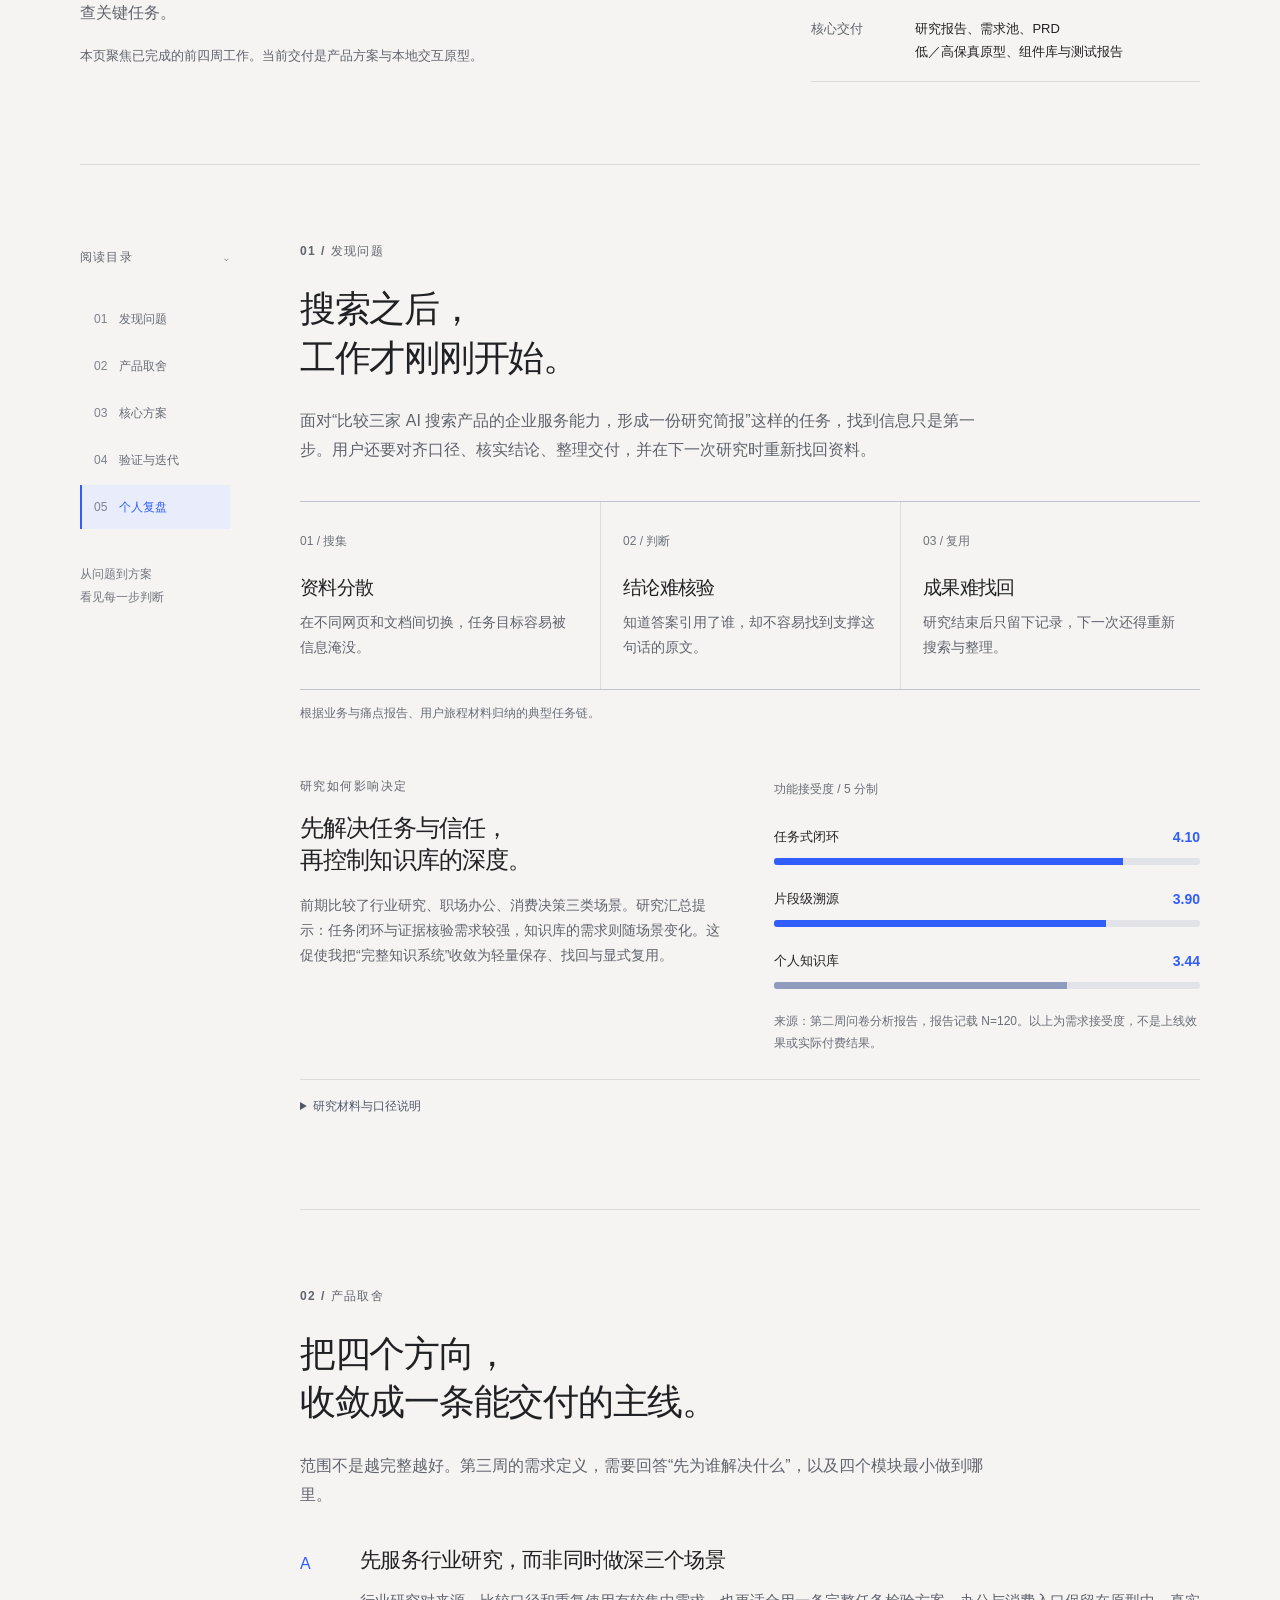
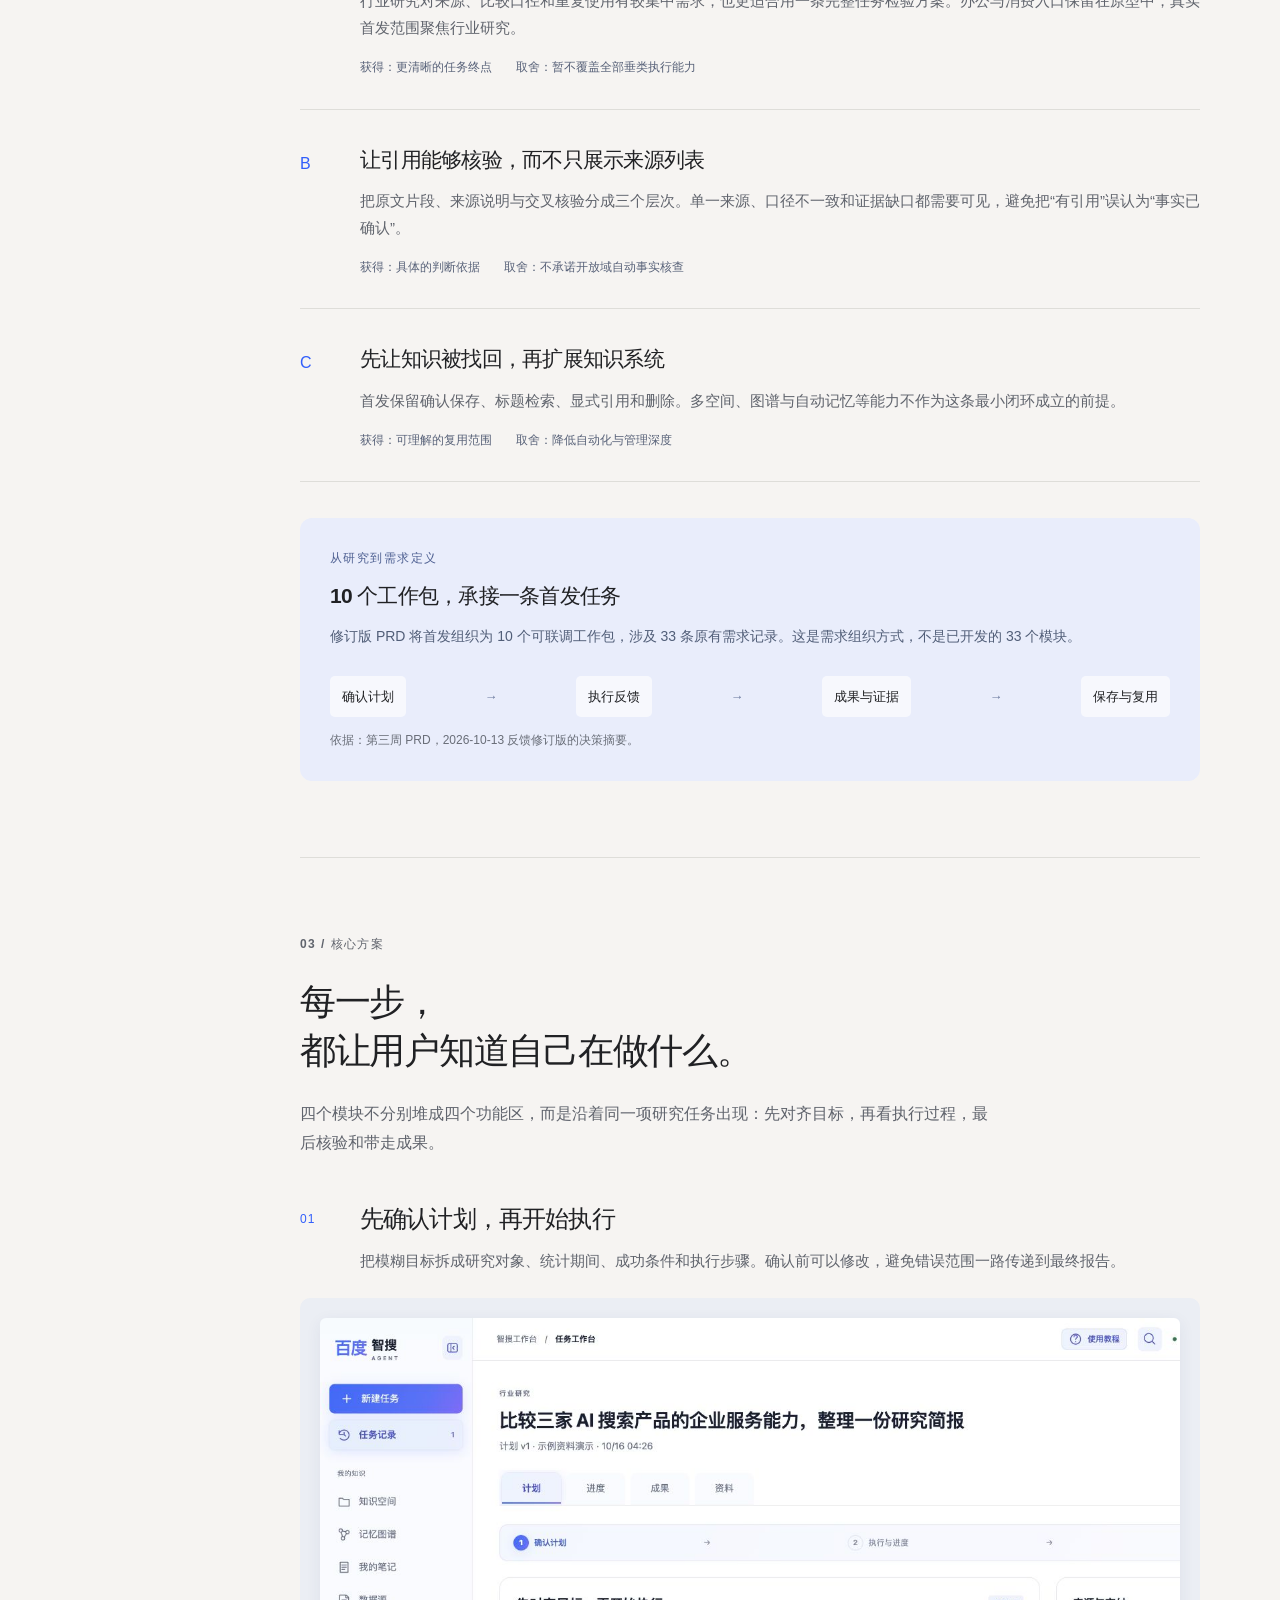
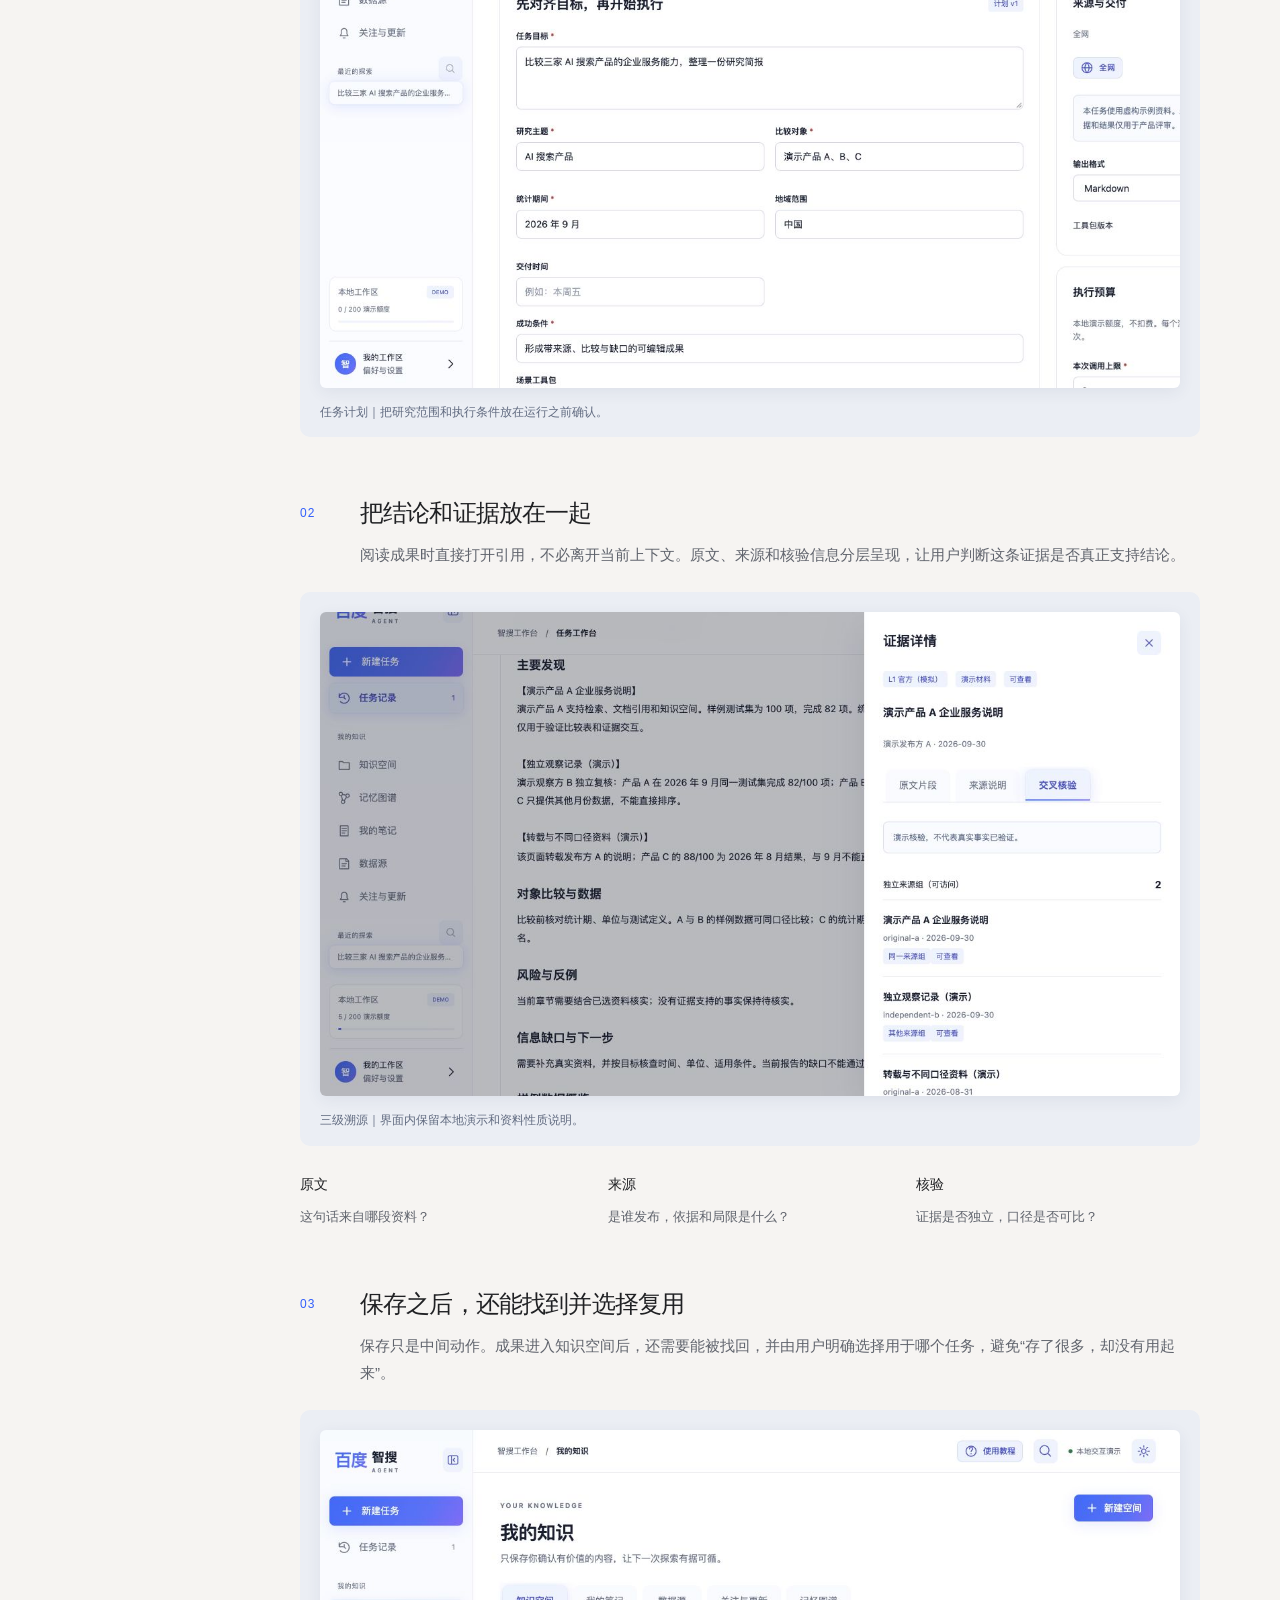
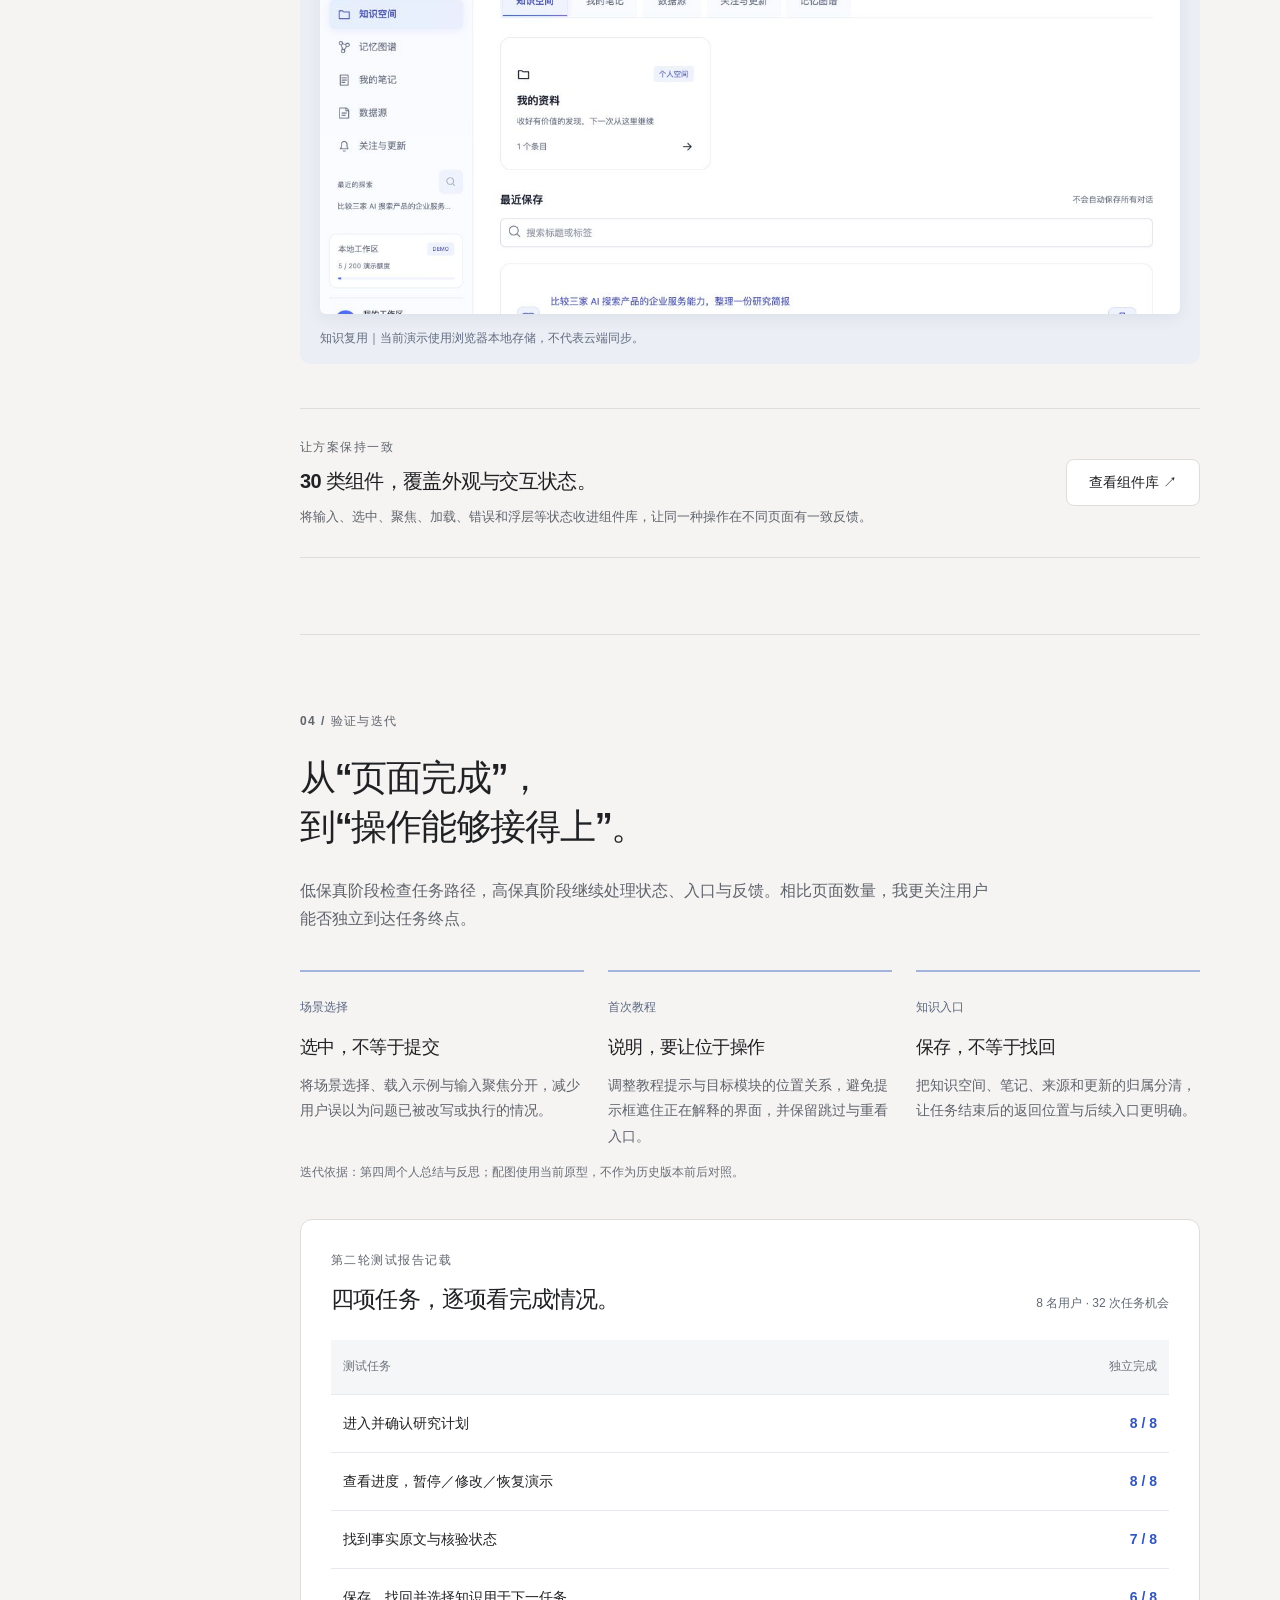
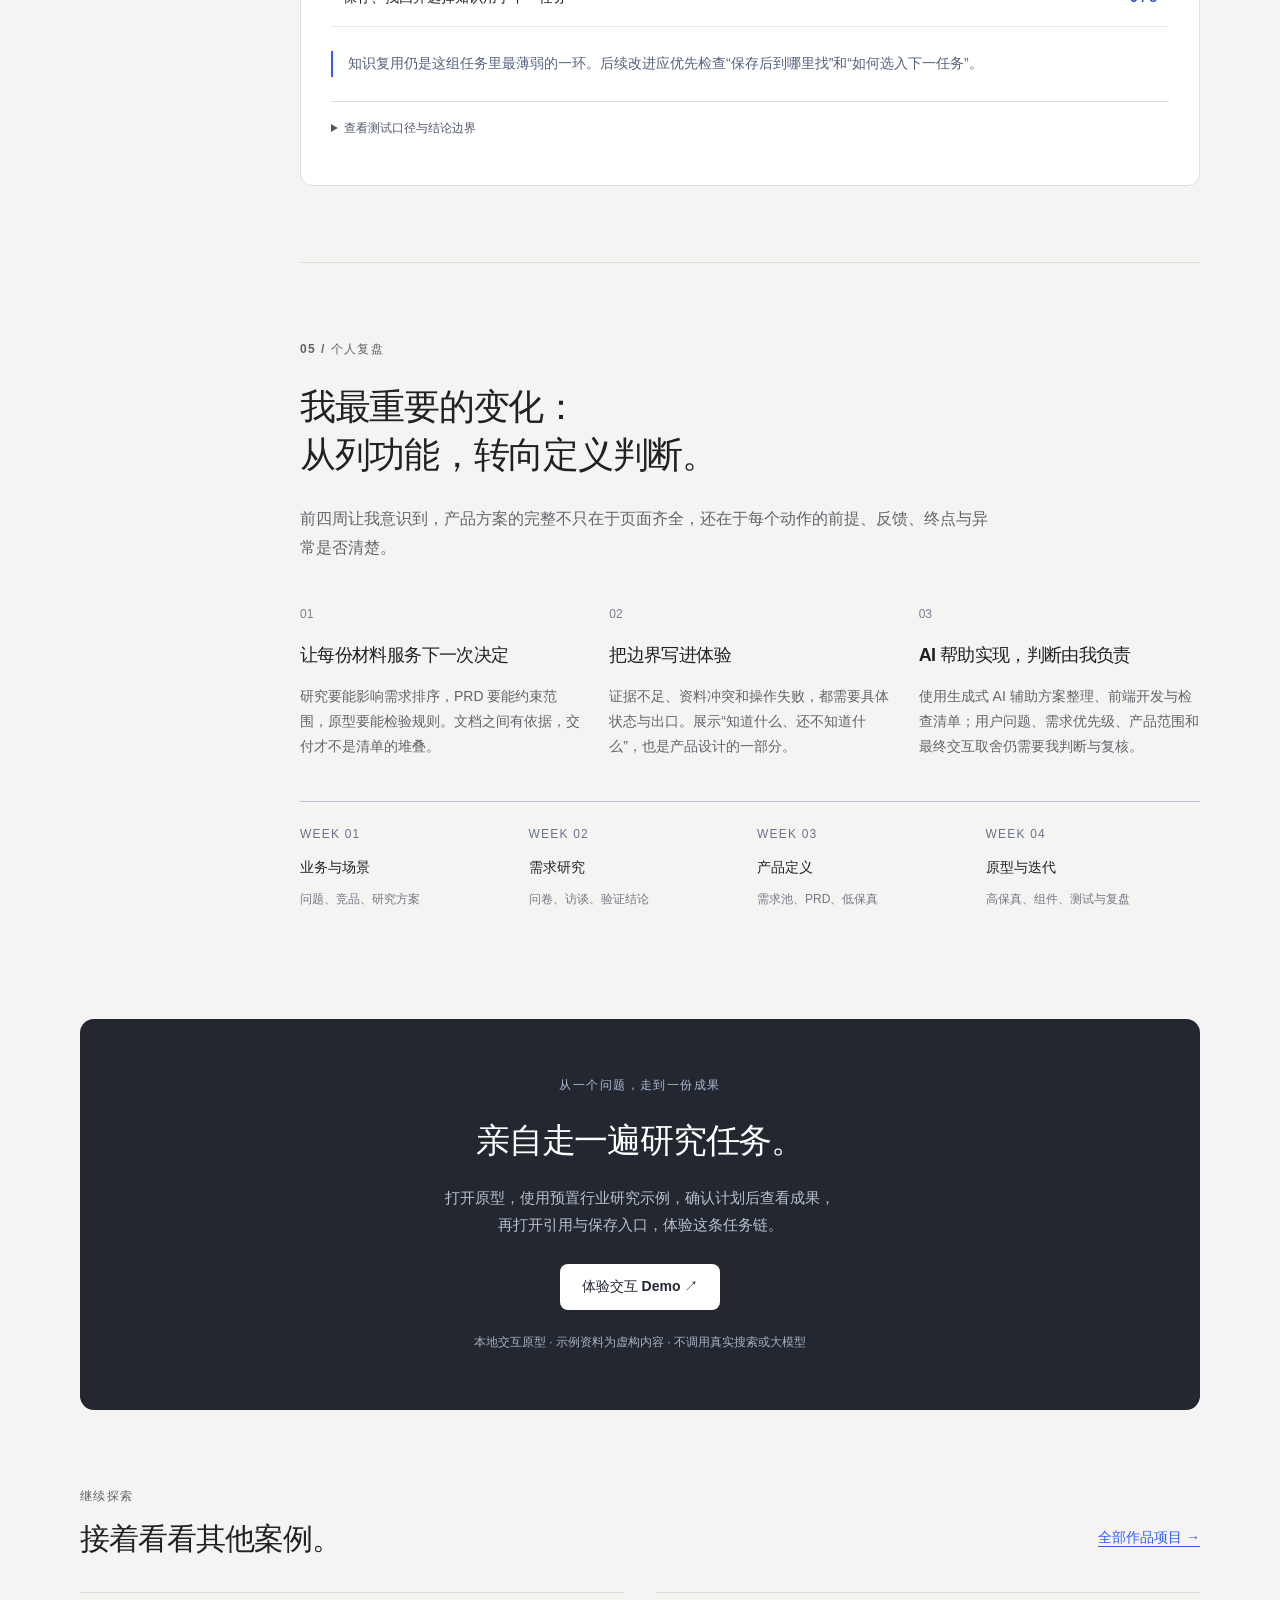
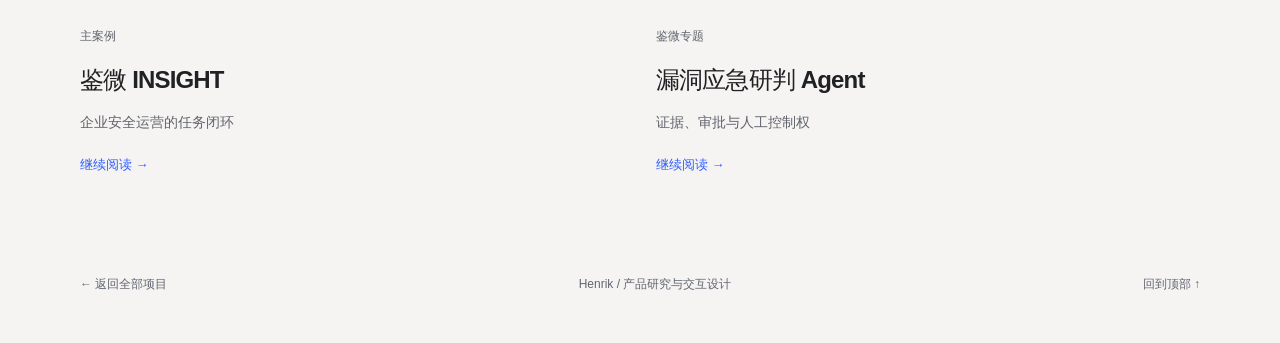
<file: projects/baidu-agent.html>
<!doctype html>
<html lang="zh-CN">
<head><meta charset="utf-8"><meta name="viewport" content="width=device-width,initial-scale=1"><meta name="description" content="百度智搜 Agent 产品案例：四周内从研究、需求取舍到可交互原型，探索可确认、可核验、可复用的行业研究流程。"><title>百度智搜 Agent · Henrik 产品作品集</title><link rel="icon" href="../assets/favicon.svg" type="image/svg+xml"><link rel="stylesheet" href="../assets/css/portfolio-tokens.css">
<link rel="stylesheet" href="../assets/css/portfolio-base.css">
<link rel="stylesheet" href="../assets/css/portfolio-components.css">
<link rel="stylesheet" href="../assets/css/portfolio-case.css">
<script src="../assets/js/portfolio.js" defer></script></head>
<body id="top"><a class="skip" href="#main">跳到正文</a>
<header class="header wrap portfolio-header"><a class="brand" href="../index.html" aria-label="Henrik 作品集首页">Henrik<span>.</span></a><nav aria-label="主导航"><a data-nav="work" href="../index.html#work" aria-current="location">作品项目</a><a data-nav="about" href="../about.html">关于我</a><a data-nav="contact" class="nav-contact" href="../about.html#contact">联系我 <span aria-hidden="true">↗</span></a></nav></header>
<main id="main">
<section class="hero wrap" aria-labelledby="title"><p class="eyebrow"><span class="blue-dot"></span> AI 产品设计 / 百度智搜 Agent</p><h1 id="title">让复杂搜索，<br>成为<span class="accent">有据可循</span>的研究。</h1><p class="hero-intro">从一个研究目标出发，把计划确认、过程反馈、证据核验与知识复用，<br class="desktop">连接成一条用户能够理解和掌控的任务流程。</p><div class="hero-actions"><a class="btn primary" href="../demos/baidu-agent/index.html" target="_blank" rel="noopener">体验交互原型 <span aria-hidden="true">↗</span><span class="sr-only">（新窗口打开）</span></a><a class="btn text-btn" href="#overview">查看项目过程 <span aria-hidden="true">↓</span></a></div><div class="hero-labels"><span>研究 → 需求 → 原型 → 验证</span><span>前四周阶段成果</span></div>
<figure class="hero-figure"><div class="figure-top"><span>BAIDU ZHISOU AGENT</span><span>高保真交互原型 / 本地演示</span></div><button class="zoom" data-zoom aria-label="放大查看智搜任务成果界面"><img src="../assets/baidu-agent/result.jpg" width="1280" height="720" alt="百度智搜 Agent 的研究成果界面，提供结构化结论、引用证据与保存入口" fetchpriority="high"></button><figcaption><span>从研究目标到可核验的成果</span><span>真实原型截图 · 内容为虚构演示资料 <span aria-hidden="true">↗</span></span></figcaption></figure>
</section>
<section id="overview" class="overview wrap"><div class="overview-copy"><p class="eyebrow">项目概览</p><h2>四周，把一个复杂设想<br>推进到可体验的产品方案。</h2><p>我围绕复杂搜索中的信息整合、可信判断和成果复用，完成业务与场景分析、研究材料整理、需求定义及交互原型设计。产品范围逐步收敛到行业研究，并通过低、高保真原型检查关键任务。</p><p class="quiet">本页聚焦已完成的前四周工作。当前交付是产品方案与本地交互原型。</p></div><dl class="facts"><div><dt>我的工作</dt><dd>产品研究 · 需求定义<br>交互设计 · AI 辅助原型开发</dd></div><div><dt>项目阶段</dt><dd>前四周 / 研究与原型验证</dd></div><div><dt>首发场景</dt><dd>行业研究与结构化简报</dd></div><div><dt>核心交付</dt><dd>研究报告、需求池、PRD<br>低／高保真原型、组件库与测试报告</dd></div></dl></section>
<div class="case-layout wrap"><aside class="toc"><details open><summary>阅读目录 <span aria-hidden="true">⌄</span></summary><nav aria-label="章节目录"><a href="#problem"><span>01</span>发现问题</a><a href="#decisions"><span>02</span>产品取舍</a><a href="#solution"><span>03</span>核心方案</a><a href="#validation"><span>04</span>验证与迭代</a><a href="#reflection"><span>05</span>个人复盘</a></nav></details><p class="toc-note">从问题到方案<br>看见每一步判断</p></aside><div class="case-body">
<section id="problem" class="chapter"><p class="eyebrow">01 / 发现问题</p><h2>搜索之后，<br>工作才刚刚开始。</h2><p class="lead">面对“比较三家 AI 搜索产品的企业服务能力，形成一份研究简报”这样的任务，找到信息只是第一步。用户还要对齐口径、核实结论、整理交付，并在下一次研究时重新找回资料。</p><div class="journey"><article><span>01 / 搜集</span><h3>资料分散</h3><p>在不同网页和文档间切换，任务目标容易被信息淹没。</p></article><article><span>02 / 判断</span><h3>结论难核验</h3><p>知道答案引用了谁，却不容易找到支撑这句话的原文。</p></article><article><span>03 / 复用</span><h3>成果难找回</h3><p>研究结束后只留下记录，下一次还得重新搜索与整理。</p></article></div><p class="caption">根据业务与痛点报告、用户旅程材料归纳的典型任务链。</p>
<div class="research"><div><p class="eyebrow">研究如何影响决定</p><h3>先解决任务与信任，<br>再控制知识库的深度。</h3><p>前期比较了行业研究、职场办公、消费决策三类场景。研究汇总提示：任务闭环与证据核验需求较强，知识库的需求则随场景变化。这促使我把“完整知识系统”收敛为轻量保存、找回与显式复用。</p></div><div class="research-bars"><p class="small-label">功能接受度 / 5 分制</p><div class="bar-row"><span>任务式闭环</span><b>4.10</b><i style="--value:82%"></i></div><div class="bar-row"><span>片段级溯源</span><b>3.90</b><i style="--value:78%"></i></div><div class="bar-row muted"><span>个人知识库</span><b>3.44</b><i style="--value:68.8%"></i></div><p class="caption">来源：第二周问卷分析报告，报告记载 N=120。以上为需求接受度，不是上线效果或实际付费结果。</p></div></div><details class="source-note"><summary>研究材料与口径说明</summary><p>研究交付包含业务分析、7 款竞品的五维比较、三类场景旅程、问卷分析与访谈洞察。问卷报告记载有效样本 120 份，访谈报告记载 10 场访谈。本页引用报告汇总，不将其等同于对原始答卷、访谈录音的独立复核。</p></details>
</section>
<section id="decisions" class="chapter"><p class="eyebrow">02 / 产品取舍</p><h2>把四个方向，<br>收敛成一条能交付的主线。</h2><p class="lead">范围不是越完整越好。第三周的需求定义，需要回答“先为谁解决什么”，以及四个模块最小做到哪里。</p>
<div class="decision"><span class="decision-index">A</span><div><h3>先服务行业研究，而非同时做深三个场景</h3><p>行业研究对来源、比较口径和重复使用有较集中需求，也更适合用一条完整任务检验方案。办公与消费入口保留在原型中，真实首发范围聚焦行业研究。</p><div class="tradeoff"><span>获得：更清晰的任务终点</span><span>取舍：暂不覆盖全部垂类执行能力</span></div></div></div>
<div class="decision"><span class="decision-index">B</span><div><h3>让引用能够核验，而不只展示来源列表</h3><p>把原文片段、来源说明与交叉核验分成三个层次。单一来源、口径不一致和证据缺口都需要可见，避免把“有引用”误认为“事实已确认”。</p><div class="tradeoff"><span>获得：具体的判断依据</span><span>取舍：不承诺开放域自动事实核查</span></div></div></div>
<div class="decision"><span class="decision-index">C</span><div><h3>先让知识被找回，再扩展知识系统</h3><p>首发保留确认保存、标题检索、显式引用和删除。多空间、图谱与自动记忆等能力不作为这条最小闭环成立的前提。</p><div class="tradeoff"><span>获得：可理解的复用范围</span><span>取舍：降低自动化与管理深度</span></div></div></div>
<div class="scope-box"><p class="eyebrow">从研究到需求定义</p><h3>10 个工作包，承接一条首发任务</h3><p>修订版 PRD 将首发组织为 10 个可联调工作包，涉及 33 条原有需求记录。这是需求组织方式，不是已开发的 33 个模块。</p><div class="scope-chain"><span>确认计划</span><b>→</b><span>执行反馈</span><b>→</b><span>成果与证据</span><b>→</b><span>保存与复用</span></div><p class="caption">依据：第三周 PRD，2026-10-13 反馈修订版的决策摘要。</p></div></section>
<section id="solution" class="chapter"><p class="eyebrow">03 / 核心方案</p><h2>每一步，<br>都让用户知道自己在做什么。</h2><p class="lead">四个模块不分别堆成四个功能区，而是沿着同一项研究任务出现：先对齐目标，再看执行过程，最后核验和带走成果。</p>
<article class="feature"><div class="feature-heading"><span class="step">01</span><div><h3>先确认计划，再开始执行</h3><p>把模糊目标拆成研究对象、统计期间、成功条件和执行步骤。确认前可以修改，避免错误范围一路传递到最终报告。</p></div></div><figure class="screen"><button class="zoom" data-zoom aria-label="放大任务计划界面"><img src="../assets/baidu-agent/plan.jpg" width="1285" height="1000" loading="lazy" alt="计划确认页，包含研究对象、统计期间、执行步骤与预算"></button><figcaption>任务计划｜把研究范围和执行条件放在运行之前确认。</figcaption></figure></article>
<article class="feature"><div class="feature-heading"><span class="step">02</span><div><h3>把结论和证据放在一起</h3><p>阅读成果时直接打开引用，不必离开当前上下文。原文、来源和核验信息分层呈现，让用户判断这条证据是否真正支持结论。</p></div></div><figure class="screen"><button class="zoom" data-zoom aria-label="放大引用溯源界面"><img src="../assets/baidu-agent/evidence.jpg" width="1280" height="720" loading="lazy" alt="研究成果旁展开的引用抽屉，可查看原文、来源和交叉核验"></button><figcaption>三级溯源｜界面内保留本地演示和资料性质说明。</figcaption></figure><div class="three-points"><div><b>原文</b><p>这句话来自哪段资料？</p></div><div><b>来源</b><p>是谁发布，依据和局限是什么？</p></div><div><b>核验</b><p>证据是否独立，口径是否可比？</p></div></div></article>
<article class="feature"><div class="feature-heading"><span class="step">03</span><div><h3>保存之后，还能找到并选择复用</h3><p>保存只是中间动作。成果进入知识空间后，还需要能被找回，并由用户明确选择用于哪个任务，避免“存了很多，却没有用起来”。</p></div></div><figure class="screen"><button class="zoom" data-zoom aria-label="放大知识空间界面"><img src="../assets/baidu-agent/knowledge.jpg" width="1280" height="720" loading="lazy" alt="知识空间中保存的研究成果，支持找回与选择引用"></button><figcaption>知识复用｜当前演示使用浏览器本地存储，不代表云端同步。</figcaption></figure></article>
<div class="component-callout"><div><p class="eyebrow">让方案保持一致</p><h3>30 类组件，覆盖外观与交互状态。</h3><p>将输入、选中、聚焦、加载、错误和浮层等状态收进组件库，让同一种操作在不同页面有一致反馈。</p></div><a class="btn secondary" href="../demos/baidu-agent/components.html" target="_blank" rel="noopener">查看组件库 ↗<span class="sr-only">（新窗口打开）</span></a></div>
</section>
<section id="validation" class="chapter"><p class="eyebrow">04 / 验证与迭代</p><h2>从“页面完成”，<br>到“操作能够接得上”。</h2><p class="lead">低保真阶段检查任务路径，高保真阶段继续处理状态、入口与反馈。相比页面数量，我更关注用户能否独立到达任务终点。</p>
<div class="iteration-list"><article><span>场景选择</span><h3>选中，不等于提交</h3><p>将场景选择、载入示例与输入聚焦分开，减少用户误以为问题已被改写或执行的情况。</p></article><article><span>首次教程</span><h3>说明，要让位于操作</h3><p>调整教程提示与目标模块的位置关系，避免提示框遮住正在解释的界面，并保留跳过与重看入口。</p></article><article><span>知识入口</span><h3>保存，不等于找回</h3><p>把知识空间、笔记、来源和更新的归属分清，让任务结束后的返回位置与后续入口更明确。</p></article></div><p class="caption">迭代依据：第四周个人总结与反思；配图使用当前原型，不作为历史版本前后对照。</p>
<div class="test-panel"><div class="test-heading"><div><p class="eyebrow">第二轮测试报告记载</p><h3>四项任务，逐项看完成情况。</h3></div><span class="test-badge">8 名用户 · 32 次任务机会</span></div><div class="table-wrap" tabindex="0" aria-label="测试任务结果表"><table><thead><tr><th scope="col">测试任务</th><th scope="col">独立完成</th></tr></thead><tbody><tr><td>进入并确认研究计划</td><td><strong>8 / 8</strong></td></tr><tr><td>查看进度，暂停／修改／恢复演示</td><td><strong>8 / 8</strong></td></tr><tr><td>找到事实原文与核验状态</td><td><strong>7 / 8</strong></td></tr><tr><td>保存、找回并选择知识用于下一任务</td><td><strong>6 / 8</strong></td></tr></tbody></table></div><p class="test-insight">知识复用仍是这组任务里最薄弱的一环。后续改进应优先检查“保存后到哪里找”和“如何选入下一任务”。</p><details class="source-note"><summary>查看测试口径与结论边界</summary><p>来源：第四周《第二轮可用性测试报告与原型迭代说明》，记录日期 2026-10-12。报告定义为每项任务在 10 分钟内独立达到终点、无主持人代操作；辅助完成不计入独立成功。报告合计 29/32 次独立完成，未独立完成包含 2 次辅助完成与 1 次超时。</p><p>这里呈现已有报告记录，尚未独立复核逐场录像。第一轮为 6 人、5 项任务，第二轮为 8 人、4 项任务；不将两轮总比例画成同口径提升曲线。原型任务完成情况也不等于真实模型效果或上线业务收益。</p></details></div>
</section>
<section id="reflection" class="chapter reflection"><p class="eyebrow">05 / 个人复盘</p><h2>我最重要的变化：<br>从列功能，转向定义判断。</h2><p class="lead">前四周让我意识到，产品方案的完整不只在于页面齐全，还在于每个动作的前提、反馈、终点与异常是否清楚。</p><div class="reflection-grid"><article><span>01</span><h3>让每份材料服务下一次决定</h3><p>研究要能影响需求排序，PRD 要能约束范围，原型要能检验规则。文档之间有依据，交付才不是清单的堆叠。</p></article><article><span>02</span><h3>把边界写进体验</h3><p>证据不足、资料冲突和操作失败，都需要具体状态与出口。展示“知道什么、还不知道什么”，也是产品设计的一部分。</p></article><article><span>03</span><h3>AI 帮助实现，判断由我负责</h3><p>使用生成式 AI 辅助方案整理、前端开发与检查清单；用户问题、需求优先级、产品范围和最终交互取舍仍需要我判断与复核。</p></article></div>
<div class="timeline" aria-label="四周工作路径"><div><small>WEEK 01</small><b>业务与场景</b><span>问题、竞品、研究方案</span></div><div><small>WEEK 02</small><b>需求研究</b><span>问卷、访谈、验证结论</span></div><div><small>WEEK 03</small><b>产品定义</b><span>需求池、PRD、低保真</span></div><div><small>WEEK 04</small><b>原型与迭代</b><span>高保真、组件、测试与复盘</span></div></div>
</section>
</div></div>
<section class="end-card wrap"><p class="eyebrow">从一个问题，走到一份成果</p><h2>亲自走一遍研究任务。</h2><p>打开原型，使用预置行业研究示例，确认计划后查看成果，<br class="desktop">再打开引用与保存入口，体验这条任务链。</p><a class="btn white" href="../demos/baidu-agent/index.html" target="_blank" rel="noopener">体验交互 Demo ↗<span class="sr-only">（新窗口打开）</span></a><small>本地交互原型 · 示例资料为虚构内容 · 不调用真实搜索或大模型</small></section>
<section class="related-projects wrap" aria-labelledby="related-title"><div class="related-heading"><div><p class="eyebrow">继续探索</p><h2 id="related-title">接着看看其他案例。</h2></div><a href="../index.html#work">全部作品项目 →</a></div><div class="related-grid"><a class="related-item" href="../case-insight.html"><span>主案例</span><h3>鉴微 INSIGHT</h3><p>企业安全运营的任务闭环</p><b aria-hidden="true">继续阅读 →</b></a><a class="related-item" href="../case-agent.html"><span>鉴微专题</span><h3>漏洞应急研判 Agent</h3><p>证据、审批与人工控制权</p><b aria-hidden="true">继续阅读 →</b></a></div></section></main><footer class="footer wrap"><a href="../index.html#work">← 返回全部项目</a><span>Henrik / 产品研究与交互设计</span><a href="#top">回到顶部 ↑</a></footer>
<dialog id="image-dialog" aria-label="查看放大图片"><div class="dialog-bar"><p id="image-caption"></p><button type="button" id="close-image" aria-label="关闭放大图片">关闭 ×</button></div><img id="large-image" alt=""></dialog>
</body></html>
</file>
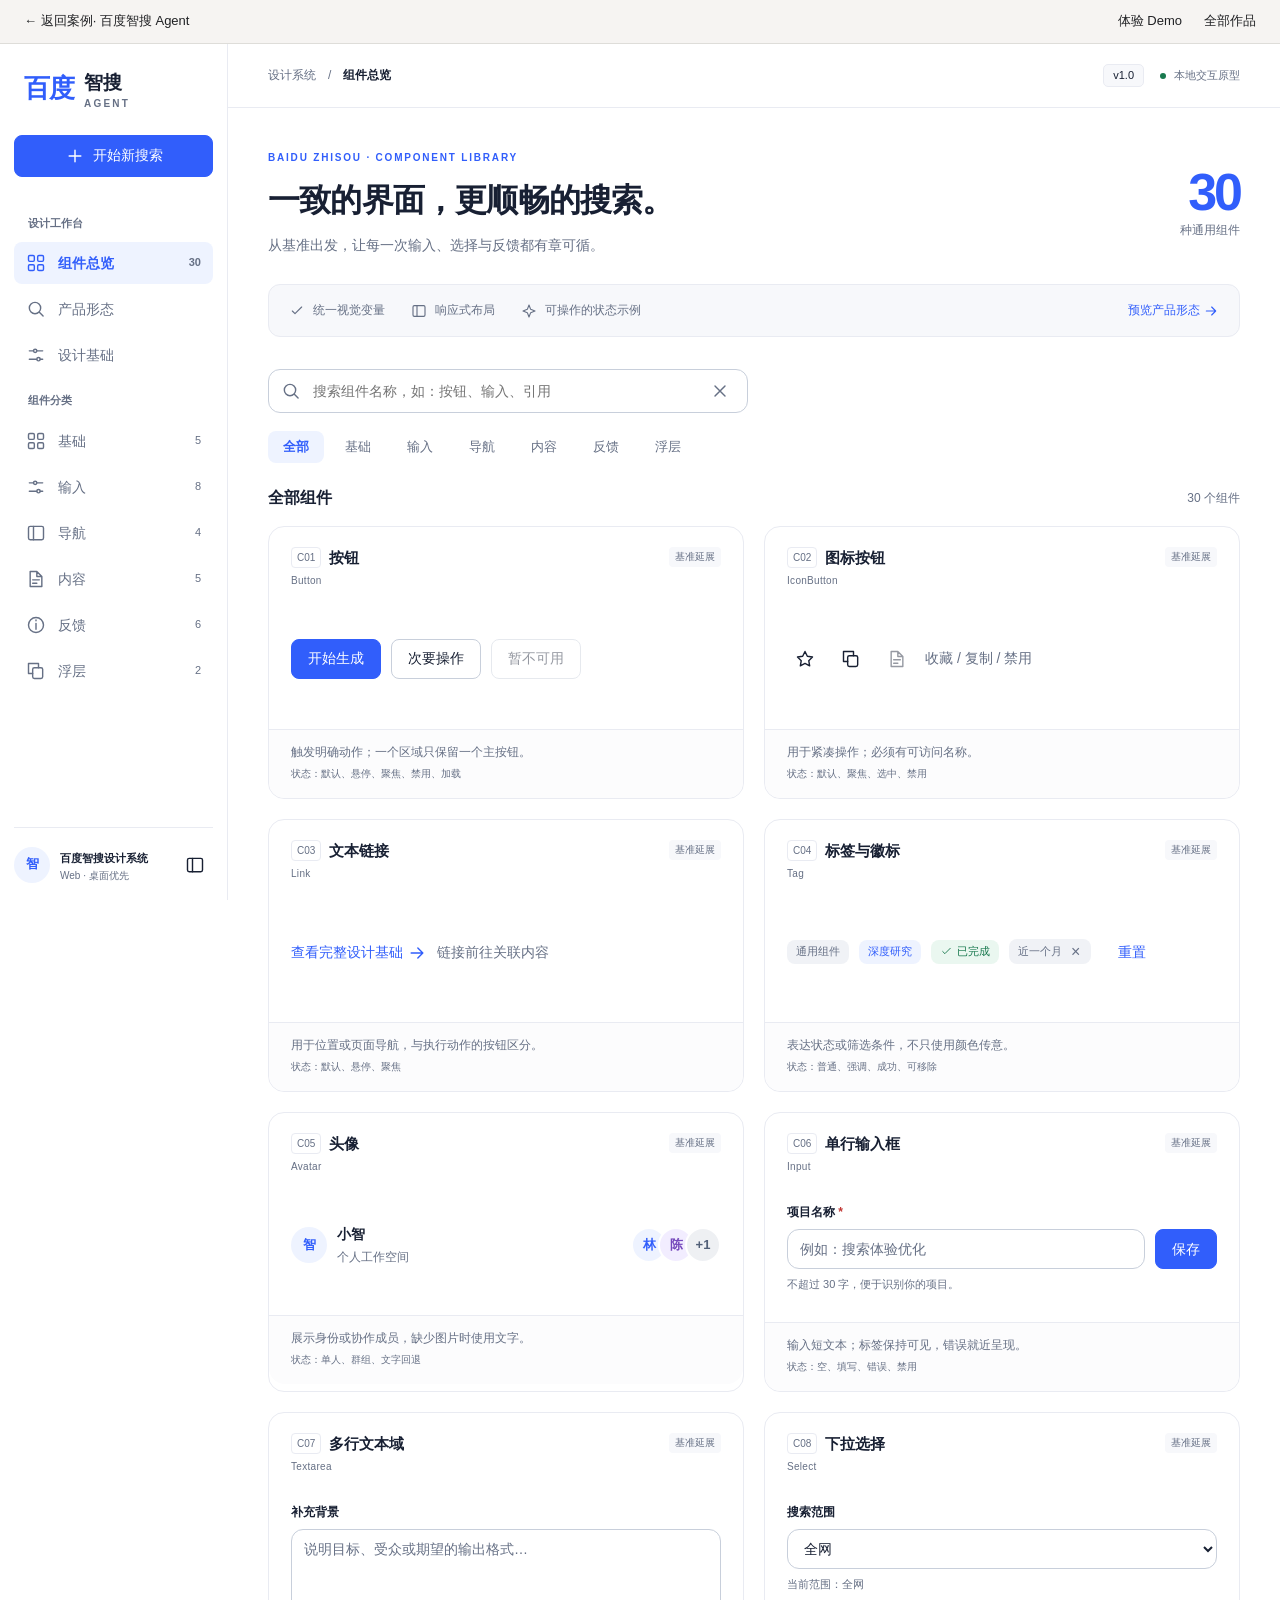
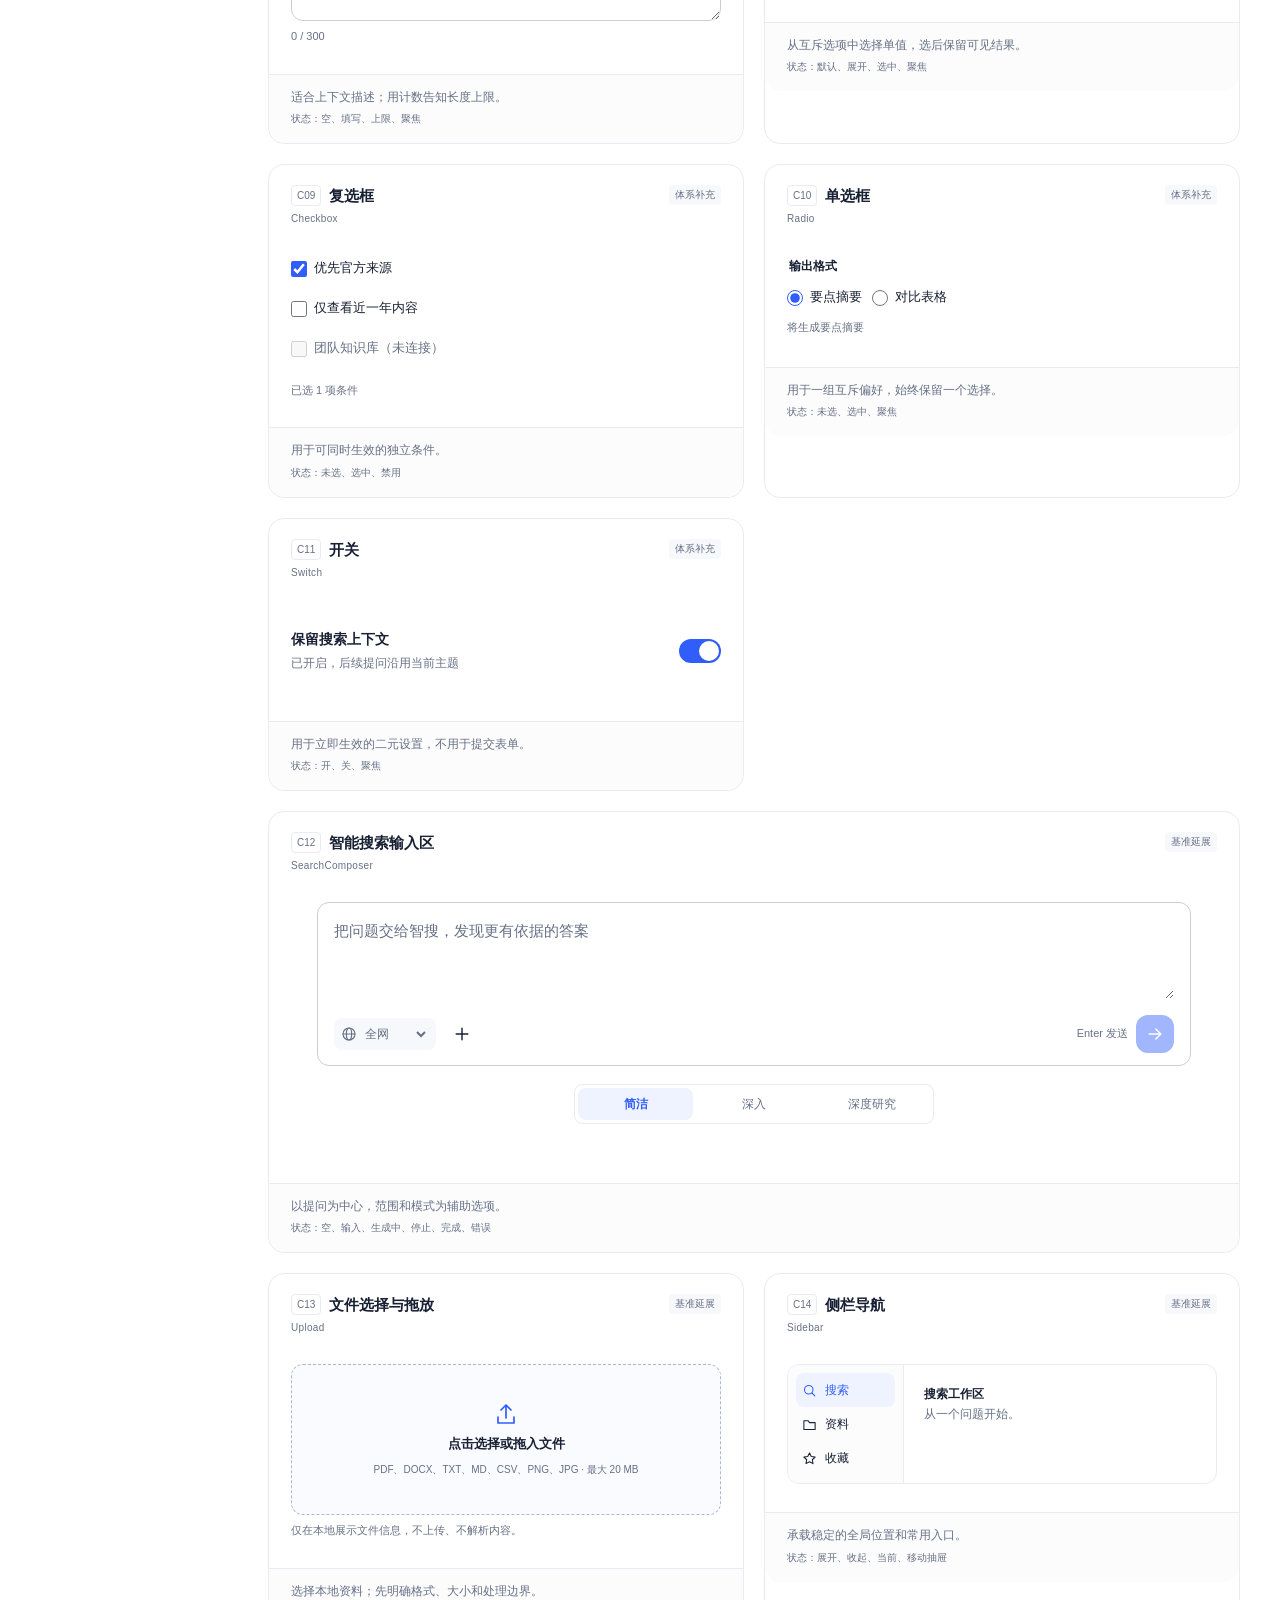
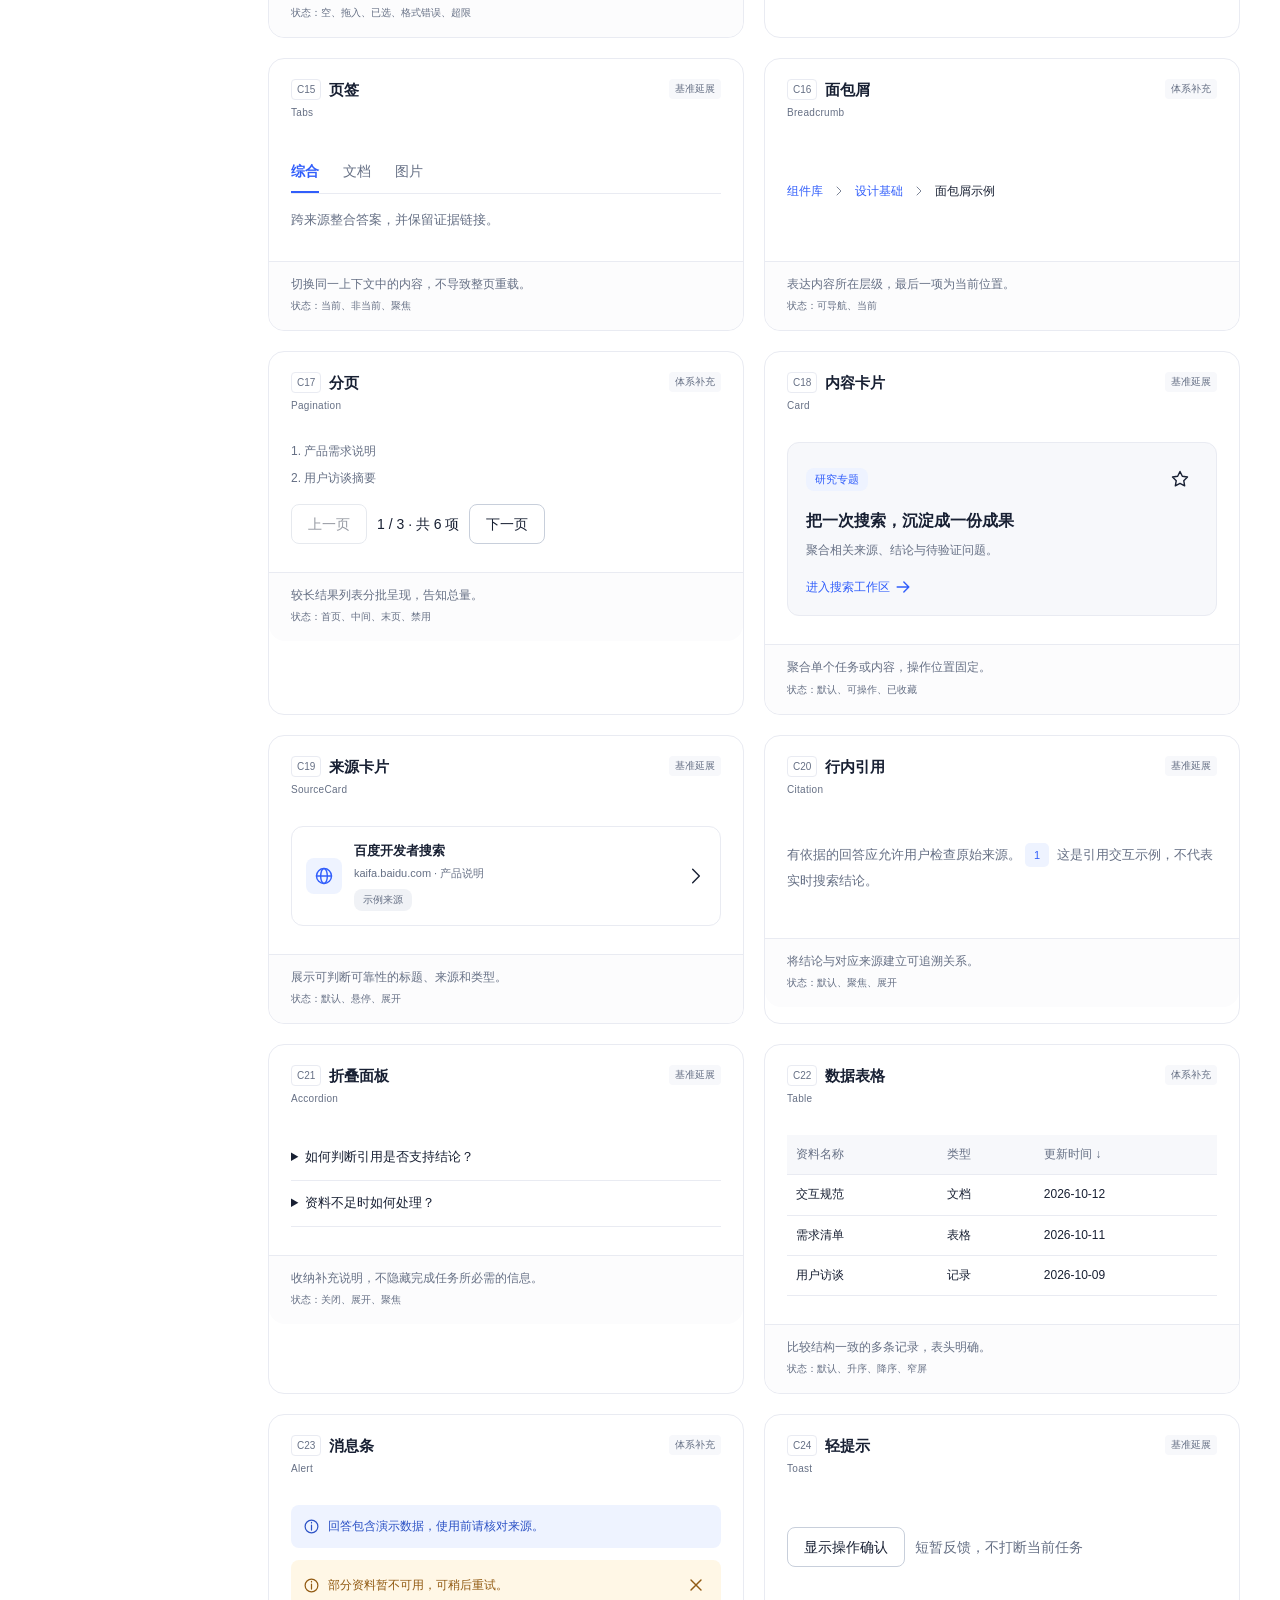
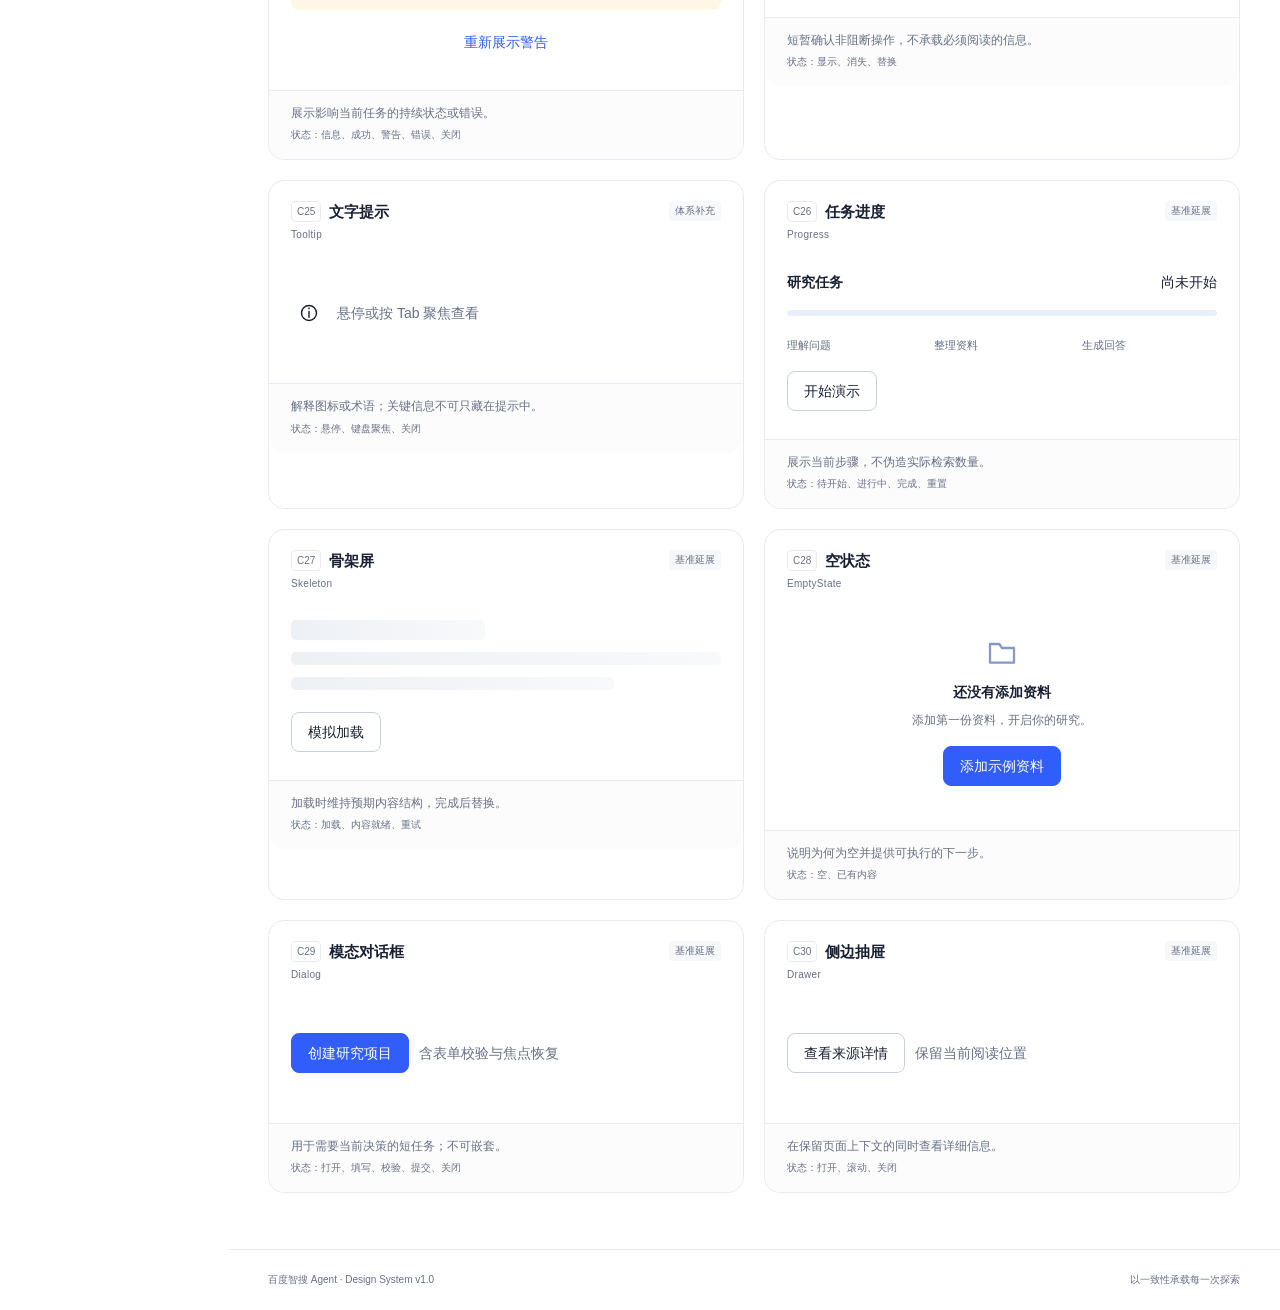
<file: demos/baidu-agent/components.html>
<!doctype html><html lang="zh-CN"><head><meta charset="utf-8"><meta name="viewport" content="width=device-width,initial-scale=1"><title>百度智搜 Agent · UI 组件库</title><meta name="description" content="基于基准 HTML 的百度智搜 Agent 产品形态与 30 种可交互组件"><style>:root{--blue-600:#315efb;--blue-700:#254cda;--blue-800:#1d3eae;--blue-50:#eef3ff;--gray-950:#182033;--gray-600:#667085;--gray-300:#c8cfdb;--gray-200:#e9ebf2;--gray-50:#f7f8fb;--white:#fff;--green-700:#18794e;--green-50:#eaf7f0;--red-700:#c03532;--red-50:#fff0ef;--amber-800:#915a12;--amber-50:#fff7e6;--color-primary:var(--blue-600);--color-primary-hover:var(--blue-700);--color-text:var(--gray-950);--color-text-secondary:var(--gray-600);--color-border:var(--gray-200);--color-control-border:var(--gray-300);--color-page:var(--white);--color-surface:var(--white);--color-subtle:var(--gray-50);--color-selected:var(--blue-50);--color-success:var(--green-700);--color-danger:var(--red-700);--space-1:4px;--space-2:8px;--space-3:12px;--space-4:16px;--space-6:24px;--space-8:32px;--space-10:40px;--radius-sm:8px;--radius-md:12px;--radius-lg:16px;--radius-xl:20px;--radius-pill:999px;--shadow-float:0 18px 60px rgba(31,47,85,.12);--focus-ring:0 0 0 3px #315efb30;--duration-fast:150ms;--duration-normal:220ms;--side:228px;--button-bg:var(--color-primary);--button-radius:var(--radius-sm);--input-border:var(--color-control-border);--input-radius:var(--radius-md);--card-radius:var(--radius-lg);--card-padding:var(--space-6)}
*{box-sizing:border-box}html{scroll-behavior:smooth;scroll-padding-top:88px}body{margin:0;color:var(--color-text);background:var(--color-page);font:14px/1.6 -apple-system,BlinkMacSystemFont,"Segoe UI","PingFang SC","Microsoft YaHei",sans-serif}button,input,textarea,select{font:inherit}button{cursor:pointer;color:inherit}button:disabled{cursor:not-allowed;opacity:.45}a{color:var(--color-primary);text-decoration:none}a:hover{text-decoration:underline}button, a, input, textarea, select, summary{touch-action:manipulation}button:focus-visible,a:focus-visible,summary:focus-visible,[tabindex]:focus-visible{outline:2px solid var(--color-primary);outline-offset:3px}input:focus-visible,textarea:focus-visible,select:focus-visible{outline:2px solid var(--color-primary);outline-offset:2px}button{transition:background var(--duration-fast),border-color var(--duration-fast),box-shadow var(--duration-fast)}[hidden]{display:none!important}h1,h2,h3,p{margin:0}h1{font-size:32px;line-height:1.3;letter-spacing:-.8px}h2{font-size:20px;line-height:1.4}h3{font-size:16px;line-height:1.5}small{font-size:12px}fieldset{margin:0;padding:0;border:0;min-width:0}strong{font-weight:600}.muted,.subtle{color:var(--color-text-secondary)}.subtle{font-size:12px;margin-top:12px;min-height:19px}.icon{width:20px;height:20px;fill:none;stroke:currentColor;stroke-width:1.7;stroke-linecap:round;stroke-linejoin:round;flex:0 0 auto;vertical-align:middle}.sr-only{position:absolute;width:1px;height:1px;padding:0;margin:-1px;overflow:hidden;clip:rect(0,0,0,0);white-space:nowrap;border:0}.skip{position:fixed;top:-100px;left:16px;z-index:100;padding:12px;background:white}.skip:focus{top:12px}.shell{display:grid;grid-template-columns:var(--side) minmax(0,1fr);min-height:100vh}.sidebar{position:sticky;top:0;height:100vh;display:flex;flex-direction:column;border-right:1px solid var(--color-border);padding:24px 14px 16px;background:var(--color-surface);overflow-y:auto;z-index:20}.brand{display:flex;align-items:center;gap:10px;padding:0 10px 25px;color:var(--color-text);font-size:19px;font-weight:650;white-space:nowrap}.brand:hover{text-decoration:none}.baidu{font-size:26px;font-weight:850;color:var(--color-primary);letter-spacing:-1px}.agent{display:block;font-size:10px;letter-spacing:2.2px;color:var(--color-text-secondary);line-height:1.1}.btn{display:inline-flex;align-items:center;justify-content:center;gap:8px;height:40px;padding:0 16px;border:1px solid var(--color-control-border);border-radius:var(--button-radius);background:var(--color-surface);font-weight:500;white-space:nowrap}.btn:hover:not(:disabled){background:var(--color-subtle);border-color:#aab5c8;text-decoration:none}.btn.primary{background:var(--button-bg);border-color:var(--button-bg);color:white}.btn.primary:hover:not(:disabled){background:var(--color-primary-hover);border-color:var(--color-primary-hover)}.btn.primary:active{background:var(--blue-800)}.btn.text{border-color:transparent;color:var(--color-primary);background:transparent}.new-task{width:100%;margin-bottom:26px;min-height:42px}.nav-label{font-size:11px;font-weight:600;color:var(--color-text-secondary);padding:0 14px;margin:12px 0 10px}.side-item{display:flex;align-items:center;gap:12px;border:0;background:transparent;width:100%;height:42px;border-radius:8px;padding:0 12px;margin-bottom:4px;text-align:left;color:var(--color-text-secondary);white-space:nowrap}.side-item:hover{background:var(--color-subtle)}.side-item.active{color:var(--color-primary);background:var(--color-selected);font-weight:600}.side-item small{margin-left:auto;font-size:11px;color:var(--color-text-secondary)}.sidebar-foot{display:flex;align-items:center;gap:10px;border-top:1px solid var(--color-border);padding-top:18px;margin-top:auto;white-space:nowrap}.sidebar-foot strong{font-size:11px}.sidebar-foot small{display:block;font-size:10px;color:var(--color-text-secondary)}.sidebar-foot .icon-btn{margin-left:auto}.workspace{min-width:0}.topbar{height:64px;position:sticky;top:0;z-index:15;display:flex;align-items:center;justify-content:space-between;gap:12px;padding:0 40px;border-bottom:1px solid var(--color-border);background:rgba(255,255,255,.96);backdrop-filter:blur(10px)}.crumb{display:flex;align-items:center;gap:12px;font-size:12px;color:var(--color-text-secondary)}.crumb strong{color:var(--color-text)}.top-end{display:flex;align-items:center;gap:8px;font-size:11px}.version{background:var(--color-subtle);border:1px solid var(--color-border);padding:2px 9px;border-radius:5px;margin-right:8px;font-size:11px}.status-dot{width:6px;height:6px;border-radius:50%;background:var(--color-success)}main{max-width:1340px;margin:0 auto;padding:42px 40px 56px;outline:none}.page-intro{display:flex;justify-content:space-between;align-items:center;gap:24px;margin-bottom:28px}.eyebrow{font-size:10px;letter-spacing:1.8px;color:var(--color-primary);font-weight:650;margin-bottom:14px}.page-intro p{margin-top:12px;color:var(--color-text-secondary);font-size:14px}.count-block{text-align:right;flex:0 0 auto}.count-block strong{display:block;color:var(--color-primary);font-size:52px;line-height:1;letter-spacing:-3px}.count-block span{font-size:12px;color:var(--color-text-secondary)}.overview-strip{display:flex;gap:26px;align-items:center;padding:16px 20px;background:var(--color-subtle);border:1px solid var(--color-border);border-radius:var(--radius-md);font-size:12px;margin-bottom:32px}.overview-strip span{display:flex;gap:8px;align-items:center;color:var(--color-text-secondary)}.overview-strip .icon{width:16px;height:16px}.overview-strip a{margin-left:auto;white-space:nowrap}.catalog-toolbar{display:flex;flex-direction:column;gap:18px;margin-bottom:24px}.search-small{display:flex;align-items:center;gap:10px;border:1px solid var(--color-control-border);border-radius:var(--radius-md);padding:0 12px;height:44px;max-width:480px;color:var(--color-text-secondary)}.search-small input{border:0;background:transparent;outline:none;flex:1;min-width:0}.search-small:focus-within{box-shadow:var(--focus-ring);border-color:var(--color-primary)}.search-small .icon-btn{height:30px;width:30px}.filter-pills{display:flex;gap:6px;flex-wrap:wrap}.filter-pills button{height:32px;border:1px solid transparent;background:transparent;padding:0 14px;border-radius:var(--radius-sm);font-size:13px;color:var(--color-text-secondary)}.filter-pills button:hover{background:var(--color-subtle)}.filter-pills button.active{background:var(--color-selected);color:var(--color-primary);font-weight:600}.section-heading{display:flex;align-items:center;justify-content:space-between;gap:12px;margin-bottom:16px}.section-heading h2{font-size:16px}.section-heading>span{font-size:12px;color:var(--color-text-secondary)}.component-grid{display:grid;grid-template-columns:repeat(2,minmax(0,1fr));gap:20px}.specimen{border:1px solid var(--color-border);border-radius:var(--card-radius);min-width:0;overflow:visible;scroll-margin-top:90px}.specimen.wide{grid-column:1/-1}.spec-head{display:flex;align-items:flex-start;justify-content:space-between;padding:20px 22px 0;gap:12px}.spec-head>div{display:flex;flex-wrap:wrap;align-items:center;gap:8px}.component-id{font-size:10px;color:var(--color-text-secondary);font-variant-numeric:tabular-nums;border:1px solid var(--color-border);border-radius:4px;padding:0 5px;line-height:19px}.spec-head h2{font-size:15px;font-weight:650}.spec-head small{width:100%;color:var(--color-text-secondary);font-size:10px;margin-top:-3px;letter-spacing:.3px}.origin{font-size:10px;white-space:nowrap;color:var(--color-text-secondary);background:var(--color-subtle);padding:2px 6px;border-radius:4px}.demo-area{display:flex;align-items:center;flex-wrap:wrap;gap:10px;min-height:140px;padding:28px 22px;position:relative}.wide .demo-area{padding:28px 48px}.spec-caption{padding:13px 22px 16px;border-top:1px solid var(--color-border);border-radius:0 0 var(--card-radius) var(--card-radius);background:#fcfcfd}.spec-caption p{font-size:12px;color:var(--color-text-secondary)}.spec-caption span{display:block;font-size:10px;color:var(--color-text-secondary);margin-top:4px}.icon-btn{width:36px;height:36px;display:inline-flex;align-items:center;justify-content:center;border:1px solid transparent;border-radius:8px;background:transparent;flex:0 0 auto}.icon-btn:hover:not(:disabled){background:var(--color-subtle)}[data-favorite][aria-pressed=true]{color:var(--color-primary);background:var(--color-selected)}[data-favorite][aria-pressed=true] .icon{fill:#315efb20}.row{display:flex;gap:10px;align-items:center;flex-wrap:wrap}.row>.input{flex:1;min-width:120px}.spread{justify-content:space-between}.stack{display:grid;gap:12px}.full{width:100%;min-width:0}.tag{display:inline-flex;align-items:center;gap:4px;padding:3px 9px;border-radius:var(--radius-sm);background:#f0f2f6;color:var(--color-text-secondary);font-size:11px;white-space:nowrap}.tag.blue{color:var(--color-primary);background:var(--color-selected)}.tag.green{color:var(--color-success);background:var(--green-50)}.tag .icon{width:13px;height:13px}.tag button{border:0;background:transparent;font-size:16px;line-height:1.2;margin-left:3px;padding:0 2px}.avatar{width:36px;height:36px;border-radius:50%;background:var(--color-selected);color:var(--color-primary);display:inline-grid;place-items:center;font-size:13px;font-weight:600;flex:0 0 auto}.avatar.violet{background:#f2edff;color:#7447bb}.avatar.neutral{background:#eef0f3;color:#526078}.avatar-group{display:flex;margin-left:auto}.avatar-group .avatar{border:2px solid white;margin-left:-9px}.field-label{display:block;font-size:12px;font-weight:600;margin-bottom:7px}.required{color:var(--color-danger)}.input{display:block;width:100%;height:40px;border:1px solid var(--input-border);border-radius:var(--input-radius);background:white;padding:8px 12px;color:var(--color-text);min-width:0}.input::placeholder{color:var(--color-text-secondary)}.input[aria-invalid=true]{border-color:var(--color-danger);background:#fffafa}.helper{display:block;font-size:11px;color:var(--color-text-secondary);margin-top:7px;line-height:1.6}.helper.error{color:var(--color-danger)}textarea.input{height:auto;min-height:92px;resize:vertical}.choice{display:flex;align-items:center;gap:7px;font-size:13px;min-height:28px}.choice input{accent-color:var(--color-primary);width:16px;height:16px;margin:0}.switch{width:42px;height:24px;padding:2px;border:0;border-radius:999px;background:var(--gray-300);flex:0 0 auto}.switch span{display:block;width:20px;height:20px;border-radius:50%;background:white;box-shadow:0 1px 3px #18203320;transition:transform var(--duration-fast)}.switch[aria-checked=true]{background:var(--color-primary)}.switch[aria-checked=true] span{transform:translateX(18px)}.composer{border:1px solid var(--color-control-border);border-radius:12px;background:white;padding:16px 16px 12px;transition:box-shadow var(--duration-fast);text-align:left}.composer:focus-within{border-color:var(--color-primary);box-shadow:var(--focus-ring)}.composer textarea{width:100%;border:0;outline:0;padding:0;resize:vertical;min-height:80px;max-height:240px;font-size:15px;line-height:1.6;color:var(--color-text);background:transparent}.composer textarea:focus-visible{outline:none}.composer textarea::placeholder{color:var(--color-text-secondary)}.composer-bottom{display:flex;align-items:center;gap:8px;margin-top:10px}.scope{display:flex;gap:4px;align-items:center;background:var(--color-subtle);border-radius:var(--radius-sm);padding:3px 7px;height:32px;color:var(--color-text-secondary)}.scope .icon{width:16px;height:16px}.scope select{border:0;background:transparent;color:inherit;max-width:100px;font-size:12px}.keyhint{margin-left:auto;font-size:11px;color:var(--color-text-secondary)}.send{width:38px;height:38px;border-radius:var(--radius-md);border:0;color:white;background:var(--color-primary);display:grid;place-items:center}.send:hover:not(:disabled){background:var(--color-primary-hover)}.segments{display:flex;width:min(100%,360px);margin:18px auto 0;padding:3px;border:1px solid var(--color-border);border-radius:var(--radius-sm);gap:3px}.segments button{border:0;border-radius:var(--radius-sm);height:32px;flex:1;background:white;color:var(--color-text-secondary);font-size:12px}.segments button.active{background:var(--color-selected);color:var(--color-primary);font-weight:600}.dropzone{border:1px dashed #abb8d4;border-radius:12px;background:#fafbff;text-align:center;min-height:150px;padding:12px}.dropzone.dragging{border-color:var(--color-primary);background:var(--color-selected)}.upload-pick{border:0;background:transparent;display:flex;align-items:center;justify-content:center;flex-direction:column;gap:8px;width:100%;min-height:125px}.upload-pick>.icon{width:24px;height:24px;color:var(--color-primary)}.upload-pick strong{font-size:13px}.upload-pick small{font-size:10px;color:var(--color-text-secondary);max-width:290px}.mini-app{display:grid;grid-template-columns:116px minmax(0,1fr);border:1px solid var(--color-border);border-radius:var(--radius-md);overflow:hidden}.mini-sidebar{padding:8px;border-right:1px solid var(--color-border);background:#fcfcfd}.mini-sidebar button{display:flex;align-items:center;gap:8px;height:34px;width:100%;border:0;background:transparent;border-radius:var(--radius-sm);font-size:12px}.mini-sidebar button.active{color:var(--color-primary);background:var(--color-selected)}.mini-sidebar .icon{width:15px;height:15px}.mini-page{padding:20px;font-size:12px}.tabs{display:flex;gap:24px;border-bottom:1px solid var(--color-border)}.tabs button{border:0;border-bottom:2px solid transparent;background:transparent;padding:8px 0;color:var(--color-text-secondary)}.tabs button[aria-selected=true]{color:var(--color-primary);border-bottom-color:var(--color-primary);font-weight:600}.tab-panel{padding:16px 0 0;color:var(--color-text-secondary);font-size:13px}.breadcrumb{display:flex;gap:10px;align-items:center;flex-wrap:wrap;font-size:12px}.breadcrumb .icon{width:12px;height:12px;color:var(--color-text-secondary)}.mini-list{margin-bottom:16px;display:grid;gap:7px;font-size:12px;color:var(--color-text-secondary)}.content-card{border:1px solid var(--color-border);padding:18px;border-radius:12px;background:var(--color-subtle)}.content-card h3{margin-top:12px}.content-card p{font-size:12px;margin:8px 0 14px}.content-card a{font-size:12px}.source-card{display:flex;align-items:center;gap:12px;border:1px solid var(--color-border);padding:14px;border-radius:var(--radius-md);background:white;text-align:left;color:var(--color-text);min-width:0}.source-card:hover{border-color:#9fb4ff;background:#fafbff}.source-card>span:nth-child(2){flex:1;min-width:0}.source-card strong{display:block;font-size:13px}.source-card small{display:block;color:var(--color-text-secondary);font-size:11px;margin:4px 0}.source-card .tag{font-size:10px}.source-icon{width:36px;height:36px;display:grid;place-items:center;background:var(--color-selected);color:var(--color-primary);border-radius:8px;flex:0 0 auto}.citation{display:inline-grid;place-items:center;vertical-align:middle;min-width:24px;height:24px;border:0;background:var(--color-selected);color:var(--color-primary);border-radius:5px;font-size:11px;margin:0 4px}.answer-line{line-height:2;color:var(--color-text-secondary);font-size:13px}details{border-bottom:1px solid var(--color-border);font-size:13px}summary{cursor:pointer;padding:12px 0;font-weight:500}details p{color:var(--color-text-secondary);padding:0 0 14px;line-height:1.8}.table-wrap{overflow-x:auto}table{width:100%;border-collapse:collapse;font-size:12px;text-align:left;min-width:310px}th{background:var(--color-subtle);font-weight:500;color:var(--color-text-secondary)}td,th{padding:10px 9px;border-bottom:1px solid var(--color-border)}th button{border:0;background:transparent;padding:0;color:inherit;font:inherit;white-space:nowrap}.alert{display:flex;gap:8px;align-items:center;padding:12px;border-radius:8px;font-size:12px}.alert.info{color:#2c52c5;background:var(--color-selected)}.alert.warning{color:var(--amber-800);background:var(--amber-50)}.alert>.icon{width:17px;height:17px}.alert>.icon-btn{margin-left:auto;width:26px;height:26px}.tip-wrap{position:relative;display:inline-flex}.tip-wrap [role=tooltip]{position:absolute;z-index:8;bottom:calc(100% + 10px);left:0;background:var(--color-text);color:white;padding:8px 12px;border-radius:var(--radius-sm);width:210px;font-size:11px;visibility:hidden;opacity:0;pointer-events:none}.tip-wrap:hover [role=tooltip],.tip-wrap:focus-within [role=tooltip]{visibility:visible;opacity:1}.tip-wrap.dismissed [role=tooltip]{visibility:hidden;opacity:0}progress{width:100%;height:6px;accent-color:var(--color-primary);margin:16px 0 10px;border:0;border-radius:var(--radius-sm);overflow:hidden}progress::-webkit-progress-bar{background:#e9eefb}progress::-webkit-progress-value{background:var(--color-primary);transition:width .3s}.step-list{display:flex;gap:12px;list-style:none;padding:0;margin:8px 0 16px;font-size:11px;color:var(--color-text-secondary)}.step-list li{flex:1}.step-list li.done{color:var(--color-success)}.step-list li.done:before{content:'✓ ';font-weight:700}.skeleton-lines{display:grid;gap:12px;margin-bottom:22px}.skeleton-lines span{height:13px;border-radius:5px;background:linear-gradient(90deg,#edf0f5,#f8f9fb,#edf0f5);background-size:200% 100%;animation:shimmer 1.6s linear infinite}.skeleton-lines span:first-child{width:45%;height:20px}.skeleton-lines span:last-child{width:75%}.empty{text-align:center;padding:16px;display:flex;align-items:center;justify-content:center;flex-direction:column;gap:7px}.empty>.icon{width:32px;height:32px;color:#8799c3;margin-bottom:6px}.empty strong{font-size:14px}.empty p{font-size:12px;color:var(--color-text-secondary)}.empty .btn{margin-top:9px}.dialog,.drawer-dialog{border:1px solid var(--color-border);background:white;box-shadow:var(--shadow-float);color:var(--color-text)}.dialog{width:min(480px,calc(100vw - 32px));border-radius:20px;padding:26px;max-height:85dvh;overflow:auto}.dialog::backdrop,.drawer-dialog::backdrop{background:rgba(18,24,38,.3);backdrop-filter:blur(3px)}.dialog-head{display:flex;justify-content:space-between;align-items:flex-start;gap:20px;margin-bottom:14px}.dialog-head .eyebrow{font-size:10px;margin-bottom:6px}.dialog-head h2{font-size:22px}.dialog>form>.muted{margin-bottom:22px;font-size:13px}.dialog-actions{display:flex;justify-content:flex-end;gap:10px;margin-top:26px}.drawer-dialog{position:fixed;inset:0 0 0 auto;margin:0;width:min(430px,100vw);height:100dvh;max-width:100%;max-height:none;border-radius:16px 0 0 16px;padding:28px;overflow-y:auto}.drawer-dialog h3{margin:22px 0 10px;font-size:20px}.drawer-dialog p{color:var(--color-text-secondary);font-size:13px;line-height:1.9}.source-meta{font-size:12px;margin:24px 0}.source-meta dt{color:var(--color-text-secondary);margin-top:14px}.source-meta dd{margin:4px 0}.toast{position:fixed;left:50%;bottom:28px;transform:translateX(-50%);z-index:50;display:flex;align-items:center;gap:16px;border-radius:var(--radius-md);background:#1d2638;color:white;box-shadow:var(--shadow-float);padding:10px 10px 10px 18px;font-size:13px;max-width:calc(100vw - 32px)}.toast .icon-btn{color:white;width:26px;height:26px}.toast .icon-btn:hover{background:#ffffff20}.spinner{width:17px;height:17px;border:2px solid currentColor;border-right-color:transparent;border-radius:50%;display:inline-block;animation:spin .8s linear infinite;flex:0 0 auto}.page-footer{padding:22px 40px;display:flex;justify-content:space-between;gap:16px;border-top:1px solid var(--color-border);font-size:10px;color:var(--color-text-secondary)}.product-banner{display:flex;align-items:center;gap:12px;font-size:12px;flex-wrap:wrap}.product-banner small{margin-left:auto;color:var(--color-text-secondary);font-size:10px}.product-home{max-width:750px;margin:64px auto 28px;padding:0 18px}.product-wordmark{text-align:center;font-size:31px;font-weight:700;letter-spacing:-1px}.product-wordmark>span{color:var(--color-primary);margin-right:8px;font-weight:850}.product-wordmark b{font-size:17px;color:var(--color-primary);font-weight:500;letter-spacing:0;margin-left:7px}.product-home h1{text-align:center;font-size:26px;margin:21px 0 9px;letter-spacing:-.3px}.product-sub{text-align:center;color:var(--color-text-secondary);font-size:13px;margin-bottom:35px}.tools{display:flex;gap:8px;flex-wrap:wrap;margin-bottom:14px}.pill{display:flex;align-items:center;gap:7px;border:1px solid var(--color-border);border-radius:var(--radius-pill);background:white;padding:7px 13px;font-size:12px}.pill:hover{border-color:#9fb4ff;background:var(--color-selected)}.pill .icon{width:16px;height:16px;color:var(--color-primary)}.suggestions{margin-top:38px}.suggestions>.row{font-size:12px}.suggestion-grid{display:grid;grid-template-columns:1fr 1fr;gap:12px;margin-top:13px}.suggestion-grid button{display:flex;align-items:center;gap:10px;justify-content:space-between;text-align:left;background:var(--color-subtle);border:1px solid var(--color-border);border-radius:var(--radius-md);padding:15px;font-size:12px}.suggestion-grid .icon{width:16px;height:16px;color:var(--color-text-secondary)}.product-result{padding-top:32px}.result-toolbar{display:flex;gap:10px;align-items:center;flex-wrap:wrap;font-size:12px;margin-bottom:24px}.product-result>h1{font-size:26px;overflow-wrap:anywhere;margin-bottom:24px}.search-loading{display:flex;align-items:center;gap:16px;border:1px solid var(--color-border);border-radius:16px;padding:32px}.search-loading>.spinner{color:var(--color-primary);width:24px;height:24px}.search-loading p{font-size:12px;margin-top:4px}.search-loading .btn{margin-left:auto}.answer-layout{display:grid;grid-template-columns:minmax(0,1fr) 220px;gap:28px}.answer-card{border:1px solid var(--color-border);border-radius:16px;padding:28px}.answer-card>h2{font-size:21px;margin:18px 0 14px}.answer-card>h3{margin:27px 0 10px}.answer-card>p{font-size:14px;line-height:1.9;color:var(--color-text-secondary);overflow-wrap:anywhere}.source-row{display:grid;grid-template-columns:1fr 1fr;gap:10px;margin:22px 0}.source-row .source-card{padding:10px}.source-row .source-card strong{font-size:11px}.source-row .source-card small{font-size:10px}.source-row .source-icon{width:28px;height:28px}.source-row .source-icon .icon{width:16px;height:16px}.answer-actions{display:flex;gap:8px;flex-wrap:wrap;margin-top:26px}.answer-actions .btn{font-size:12px}.followup{margin-top:28px;border-top:1px solid var(--color-border);padding-top:22px}.result-outline{position:sticky;top:96px;align-self:start;padding:20px;border:1px solid var(--color-border);border-radius:14px}.result-outline h3{font-size:13px;margin-bottom:14px}.result-outline>a{display:block;padding:8px 10px;border-left:2px solid var(--color-border);font-size:12px;color:var(--color-text-secondary)}.result-outline>a:hover{border-color:var(--color-primary);color:var(--color-primary)}.outline-note{border-top:1px solid var(--color-border);margin-top:20px;padding-top:16px;font-size:11px;color:var(--color-text-secondary)}.outline-note .icon{width:16px;height:16px;margin-bottom:6px}.foundation-note{background:var(--color-subtle);border:1px solid var(--color-border);padding:16px 20px;border-radius:var(--radius-md);font-size:12px;color:var(--color-text-secondary);margin:20px 0;line-height:1.8}.foundation-section{margin:34px 0 42px}.swatches{display:grid;grid-template-columns:repeat(6,1fr);gap:12px}.swatches>div{display:flex;flex-direction:column;gap:6px;font-size:12px}.swatches>div>span{height:80px;border:1px solid #18203310;border-radius:var(--radius-md)}.swatches code{font-size:10px;color:var(--color-text-secondary)}.type-row{display:flex;align-items:center;gap:30px;min-height:72px;border-bottom:1px solid var(--color-border)}.type-row>span{flex:0 0 110px;color:var(--color-text-secondary);font-size:11px}.space-scale{display:flex;align-items:end;gap:20px;padding:24px 0;flex-wrap:wrap}.space-scale>div{display:flex;align-items:center;flex-direction:column;gap:8px}.space-scale span{height:32px;background:var(--color-primary);border-radius:3px}.space-scale small{color:var(--color-text-secondary)}.radius-row{display:flex;gap:18px;margin-top:16px}.radius-row>div{border:1px solid var(--color-control-border);background:var(--color-subtle);padding:22px;text-align:center;min-width:110px;font-weight:600}.radius-row small{color:var(--color-text-secondary);font-weight:400}.icon-gallery{display:flex;gap:24px;flex-wrap:wrap;padding:24px;background:var(--color-subtle);border-radius:12px;margin-bottom:18px}.mobile-only,.mobile-scrim{display:none}.shell.collapsed{--side:76px}.collapsed .sidebar{padding-left:10px;padding-right:10px}.collapsed .brand{padding:0 0 25px;justify-content:center}.collapsed .brand>span:nth-child(2),.collapsed .nav-label,.collapsed .side-item>span,.collapsed .side-item>small,.collapsed .new-task>span,.collapsed .sidebar-foot>div,.collapsed .sidebar-foot>.avatar{display:none}.collapsed .brand .baidu{font-size:21px}.collapsed .side-item,.collapsed .new-task{justify-content:center;padding:0}.collapsed .sidebar-foot{justify-content:center}.collapsed .sidebar-foot .icon-btn{margin:0}
@keyframes spin{to{transform:rotate(360deg)}}@keyframes shimmer{to{background-position:-200% 0}}
@media(min-width:581px) and (max-width:850px){.shell{--side:76px}.sidebar{padding-left:10px;padding-right:10px}.brand{padding:0 0 25px;justify-content:center}.brand>span:nth-child(2),.nav-label,.side-item>span,.side-item>small,.new-task>span,.sidebar-foot>div,.sidebar-foot>.avatar{display:none}.brand .baidu{font-size:21px}.side-item,.new-task{justify-content:center;padding:0}.sidebar-foot{justify-content:center}.sidebar-foot .icon-btn{margin:0}.overview-strip{gap:12px;flex-wrap:wrap}.overview-strip a{margin-left:0}}
@media(max-width:1100px){main{padding:32px 26px}.topbar{padding:0 26px}.page-intro h1{font-size:28px}.overview-strip{gap:15px}.overview-strip span:nth-child(3){display:none}.spec-head,.demo-area{padding-left:18px;padding-right:18px}.spec-head small{font-size:10px}.answer-layout{grid-template-columns:1fr}.result-outline{display:none}.source-row{grid-template-columns:1fr}.wide .demo-area{padding:24px}.demo-area>.btn{font-size:12px;padding:0 12px}.swatches{grid-template-columns:repeat(3,1fr)}}
@media(max-width:760px){.component-grid{grid-template-columns:1fr}.specimen.wide{grid-column:auto}.count-block strong{font-size:44px}.page-intro h1{font-size:25px}.product-home{padding:0;margin-top:40px}.type-row{align-items:flex-start;flex-direction:column;gap:8px;padding:16px 0}.type-row>span{flex:auto}.page-footer{padding:20px 26px}.page-footer span:last-child{display:none}.product-banner small{margin-left:0}}
@media(max-width:580px){html{scroll-padding-top:76px}.shell,.shell.collapsed{display:block}.sidebar{position:fixed;left:0;top:0;height:100dvh;width:228px;transform:translateX(-105%);transition:transform var(--duration-normal);z-index:40;box-shadow:var(--shadow-float)}.shell.mobile-open .sidebar{transform:none}.mobile-only{display:inline-flex}.mobile-scrim:not([hidden]){display:block;position:fixed;inset:0;background:#18203355;border:0;z-index:35}.topbar{height:56px;padding:0 14px;gap:10px}.top-end{margin-left:auto}.top-end>.muted,.status-dot{display:none}.crumb{font-size:11px;gap:8px}.version{margin:0}.topbar .mobile-only{margin-left:-4px}main{padding:28px 16px 40px}.page-intro{align-items:flex-start;gap:12px}.eyebrow{font-size:10px;letter-spacing:1.2px}.page-intro h1{font-size:24px;line-height:1.4}.page-intro p{font-size:12px}.count-block{display:none}.overview-strip{padding:13px 14px;gap:12px;flex-wrap:wrap;margin-bottom:24px;font-size:11px}.overview-strip span:nth-child(2){display:none}.overview-strip a{margin-left:auto}.catalog-toolbar{gap:15px}.search-small{max-width:none}.search-small input{font-size:12px}.filter-pills{gap:1px}.filter-pills button{padding:0 11px;font-size:12px}.spec-head{padding-top:18px}.demo-area{padding:24px 18px}.wide .demo-area{padding:24px 18px}.spec-caption{padding-left:18px;padding-right:18px}.origin{font-size:10px}.spec-caption span{font-size:10px}.keyhint{display:none}.composer-bottom .send{margin-left:auto}.icon-btn,.send{min-width:44px;min-height:44px}.composer{padding:14px 12px 10px}.scope{height:36px;padding:3px 5px}.scope select{font-size:11px}.composer textarea{font-size:14px}.product-wordmark{font-size:29px}.product-home h1{font-size:22px}.product-sub{font-size:12px}.suggestion-grid{grid-template-columns:1fr}.search-loading{padding:20px;flex-wrap:wrap}.search-loading .btn{margin-left:0}.answer-card{padding:20px}.product-result>h1{font-size:23px}.source-row{grid-template-columns:1fr}.answer-actions .btn{padding:0 10px}.drawer-dialog{width:100vw;border-radius:0;padding:22px}.radius-row{gap:8px}.radius-row>div{min-width:0;flex:1;padding:17px 8px}.type-row strong{font-size:25px!important}.swatches{gap:10px}.swatches>div>span{height:65px}.page-footer{padding:18px 16px}.breadcrumb{gap:6px}.avatar-group{margin-left:10px}.tip-wrap [role=tooltip]{left:-5px}.sidebar-foot #collapseSidebar{display:none}.step-list{gap:7px;font-size:10px}.toast .icon-btn{min-width:32px;min-height:32px}.source-card> .icon{width:15px;height:15px}}
@media(prefers-reduced-motion:reduce){html{scroll-behavior:auto}*,*::before,*::after{animation:none!important;transition:none!important}}
@media print{.sidebar,.topbar,.catalog-toolbar,.page-footer,.product-banner,.toast,.mobile-scrim{display:none!important}.shell{display:block}main{padding:0}.specimen{break-inside:avoid}.component-grid{gap:12px}.demo-area{min-height:100px}.page-intro{margin-top:20px}}

@media(max-width:580px){.btn,.pill,.tabs button,.filter-pills button,.segments button,.choice,.side-item{min-height:44px}.segments{height:auto}}
</style><link rel="stylesheet" href="../../assets/css/portfolio-demo-bridge.css"></head><body><nav class="portfolio-return-bar" aria-label="返回作品集"><a href="../../projects/baidu-agent.html">← 返回案例<span> · 百度智搜 Agent</span></a><div><a href="index.html">体验 Demo</a><a href="../../index.html#work">全部作品</a></div></nav><svg xmlns="http://www.w3.org/2000/svg" style="position:absolute;width:0;height:0;overflow:hidden" aria-hidden="true"><symbol id="i-search" viewBox="0 0 24 24"><circle cx="10.8" cy="10.8" r="6.8"/><path d="m16 16 4.5 4.5"/></symbol><symbol id="i-arrow" viewBox="0 0 24 24"><path d="M5 12h14m-6-6 6 6-6 6"/></symbol><symbol id="i-plus" viewBox="0 0 24 24"><path d="M12 5v14M5 12h14"/></symbol><symbol id="i-close" viewBox="0 0 24 24"><path d="m6 6 12 12M6 18 18 6"/></symbol><symbol id="i-check" viewBox="0 0 24 24"><path d="m5 12 4 4L19 6"/></symbol><symbol id="i-chevron" viewBox="0 0 24 24"><path d="m8 4 8 8-8 8"/></symbol><symbol id="i-down" viewBox="0 0 24 24"><path d="m6 9 6 6 6-6"/></symbol><symbol id="i-star" viewBox="0 0 24 24"><path d="m12 3 2.8 5.7 6.2.9-4.5 4.4 1.1 6.2L12 17.3l-5.6 2.9 1.1-6.2L3 9.6l6.2-.9Z"/></symbol><symbol id="i-grid" viewBox="0 0 24 24"><rect x="3" y="3" width="7" height="7" rx="1.5"/><rect x="14" y="3" width="7" height="7" rx="1.5"/><rect x="3" y="14" width="7" height="7" rx="1.5"/><rect x="14" y="14" width="7" height="7" rx="1.5"/></symbol><symbol id="i-sliders" viewBox="0 0 24 24"><path d="M4 7h5m4 0h7M4 17h9m4 0h3"/><circle cx="11" cy="7" r="2"/><circle cx="15" cy="17" r="2"/></symbol><symbol id="i-file" viewBox="0 0 24 24"><path d="M13 3H5v18h14V9Zm0 0v6h6M8 13h8m-8 4h5"/></symbol><symbol id="i-upload" viewBox="0 0 24 24"><path d="M12 16V3m-5 5 5-5 5 5M4 15v6h16v-6"/></symbol><symbol id="i-clock" viewBox="0 0 24 24"><circle cx="12" cy="12" r="9"/><path d="M12 7v5l4 2"/></symbol><symbol id="i-menu" viewBox="0 0 24 24"><path d="M4 6h16M4 12h16M4 18h16"/></symbol><symbol id="i-panel" viewBox="0 0 24 24"><rect x="3" y="4" width="18" height="16" rx="2"/><path d="M9 4v16"/></symbol><symbol id="i-external" viewBox="0 0 24 24"><path d="M14 3h7v7m0-7L10 14M10 4H4v16h16v-6"/></symbol><symbol id="i-copy" viewBox="0 0 24 24"><rect x="8" y="8" width="12" height="13" rx="2"/><path d="M15 8V3H3v12h5"/></symbol><symbol id="i-spark" viewBox="0 0 24 24"><path d="m12 3 2.5 6.5L21 12l-6.5 2.5L12 21l-2.5-6.5L3 12l6.5-2.5Z"/></symbol><symbol id="i-info" viewBox="0 0 24 24"><circle cx="12" cy="12" r="9"/><path d="M12 10v7m0-11v1"/></symbol><symbol id="i-globe" viewBox="0 0 24 24"><circle cx="12" cy="12" r="9"/><ellipse cx="12" cy="12" rx="4" ry="9"/><path d="M3 12h18"/></symbol><symbol id="i-folder" viewBox="0 0 24 24"><path d="M3 6h7l2 3h9v11H3Z"/></symbol><symbol id="i-stop" viewBox="0 0 24 24"><rect x="6" y="6" width="12" height="12" rx="2"/></symbol><symbol id="i-mail" viewBox="0 0 24 24"><rect x="3" y="5" width="18" height="14" rx="2"/><path d="m3 6 9 7 9-7"/></symbol></svg><a class="skip" href="#main">跳到内容</a><div class="shell" id="shell"><aside class="sidebar" id="sidebar"><a class="brand" href="#product" data-view="product"><span class="baidu">百度</span><span>智搜<span class="agent">AGENT</span></span></a><button class="new-task btn primary" data-action="new-search"><svg class="icon" aria-hidden="true"><use href="#i-plus"/></svg><span>开始新搜索</span></button><div class="nav-label">设计工作台</div><nav aria-label="主导航"><button class="side-item active" data-view="catalog" aria-current="page"><svg class="icon" aria-hidden="true"><use href="#i-grid"/></svg><span>组件总览</span><small>30</small></button><button class="side-item" data-view="product"><svg class="icon" aria-hidden="true"><use href="#i-search"/></svg><span>产品形态</span></button><button class="side-item" data-view="foundations"><svg class="icon" aria-hidden="true"><use href="#i-sliders"/></svg><span>设计基础</span></button></nav><div class="nav-label">组件分类</div><nav aria-label="组件分类"><button class="side-item" data-filter="基础"><svg class="icon" aria-hidden="true"><use href="#i-grid"/></svg><span>基础</span><small>5</small></button><button class="side-item" data-filter="输入"><svg class="icon" aria-hidden="true"><use href="#i-sliders"/></svg><span>输入</span><small>8</small></button><button class="side-item" data-filter="导航"><svg class="icon" aria-hidden="true"><use href="#i-panel"/></svg><span>导航</span><small>4</small></button><button class="side-item" data-filter="内容"><svg class="icon" aria-hidden="true"><use href="#i-file"/></svg><span>内容</span><small>5</small></button><button class="side-item" data-filter="反馈"><svg class="icon" aria-hidden="true"><use href="#i-info"/></svg><span>反馈</span><small>6</small></button><button class="side-item" data-filter="浮层"><svg class="icon" aria-hidden="true"><use href="#i-copy"/></svg><span>浮层</span><small>2</small></button></nav><div class="sidebar-foot"><span class="avatar">智</span><div><strong>百度智搜设计系统</strong><small>Web · 桌面优先</small></div><button id="collapseSidebar" class="icon-btn" aria-label="收起侧栏" aria-expanded="true"><svg class="icon" aria-hidden="true"><use href="#i-panel"/></svg></button></div></aside><button class="mobile-scrim" id="mobileScrim" aria-label="关闭导航" hidden></button><div class="workspace"><header class="topbar"><button class="icon-btn mobile-only" id="mobileNav" aria-label="打开导航" aria-expanded="false"><svg class="icon" aria-hidden="true"><use href="#i-menu"/></svg></button><div class="crumb"><span>设计系统</span><span>/</span><strong id="currentView">组件总览</strong></div><div class="top-end"><span class="version">v1.0</span><span class="status-dot"></span><span class="muted">本地交互原型</span></div></header><main id="main" tabindex="-1"><section id="view-catalog" class="view"><div class="page-intro"><div><div class="eyebrow">BAIDU ZHISOU · COMPONENT LIBRARY</div><h1 tabindex="-1">一致的界面，更顺畅的搜索。</h1><p>从基准出发，让每一次输入、选择与反馈都有章可循。</p></div><div class="count-block"><strong>30</strong><span>种通用组件</span></div></div><div class="overview-strip"><span><svg class="icon" aria-hidden="true"><use href="#i-check"/></svg> 统一视觉变量</span><span><svg class="icon" aria-hidden="true"><use href="#i-panel"/></svg> 响应式布局</span><span><svg class="icon" aria-hidden="true"><use href="#i-spark"/></svg> 可操作的状态示例</span><a href="#product" data-view="product">预览产品形态 <svg class="icon" aria-hidden="true"><use href="#i-arrow"/></svg></a></div><div class="catalog-toolbar"><div class="search-small"><svg class="icon" aria-hidden="true"><use href="#i-search"/></svg><input id="componentSearch" aria-label="搜索组件" placeholder="搜索组件名称，如：按钮、输入、引用"><button id="clearSearch" class="icon-btn" aria-label="清空组件搜索"><svg class="icon" aria-hidden="true"><use href="#i-close"/></svg></button></div><div class="filter-pills" role="group" aria-label="筛选组件"><button class="active" data-filter="全部" aria-pressed="true">全部</button><button data-filter="基础" aria-pressed="false">基础</button><button data-filter="输入" aria-pressed="false">输入</button><button data-filter="导航" aria-pressed="false">导航</button><button data-filter="内容" aria-pressed="false">内容</button><button data-filter="反馈" aria-pressed="false">反馈</button><button data-filter="浮层" aria-pressed="false">浮层</button></div></div><div class="section-heading"><h2 id="groupTitle">全部组件</h2><span id="resultCount" role="status">30 个组件</span></div><div class="component-grid"><article class="specimen" id="C01" data-category="基础" data-search="C01 Button 按钮 基础"><header class="spec-head"><div><span class="component-id">C01</span><h2>按钮</h2><small>Button</small></div><span class="origin">基准延展</span></header><div class="demo-area"><button class="btn primary" id="buttonLoad">开始生成</button><button class="btn " data-action="toast">次要操作</button><button class="btn " disabled>暂不可用</button></div><div class="spec-caption"><p>触发明确动作；一个区域只保留一个主按钮。</p><span>状态：默认、悬停、聚焦、禁用、加载</span></div></article><article class="specimen" id="C02" data-category="基础" data-search="C02 IconButton 图标按钮 基础"><header class="spec-head"><div><span class="component-id">C02</span><h2>图标按钮</h2><small>IconButton</small></div><span class="origin">基准延展</span></header><div class="demo-area"><button class="icon-btn" data-favorite aria-pressed="false" aria-label="收藏组件示例"><svg class="icon" aria-hidden="true"><use href="#i-star"/></svg></button><button class="icon-btn" data-action="copy" aria-label="复制组件说明"><svg class="icon" aria-hidden="true"><use href="#i-copy"/></svg></button><button class="icon-btn" disabled aria-label="暂无附件"><svg class="icon" aria-hidden="true"><use href="#i-file"/></svg></button><span class="muted">收藏 / 复制 / 禁用</span></div><div class="spec-caption"><p>用于紧凑操作；必须有可访问名称。</p><span>状态：默认、聚焦、选中、禁用</span></div></article><article class="specimen" id="C03" data-category="基础" data-search="C03 Link 文本链接 基础"><header class="spec-head"><div><span class="component-id">C03</span><h2>文本链接</h2><small>Link</small></div><span class="origin">基准延展</span></header><div class="demo-area"><a href="#foundations" data-view="foundations">查看完整设计基础 <svg class="icon" aria-hidden="true"><use href="#i-arrow"/></svg></a><span class="muted">链接前往关联内容</span></div><div class="spec-caption"><p>用于位置或页面导航，与执行动作的按钮区分。</p><span>状态：默认、悬停、聚焦</span></div></article><article class="specimen" id="C04" data-category="基础" data-search="C04 Tag 标签与徽标 基础"><header class="spec-head"><div><span class="component-id">C04</span><h2>标签与徽标</h2><small>Tag</small></div><span class="origin">基准延展</span></header><div class="demo-area"><span class="tag">通用组件</span><span class="tag blue">深度研究</span><span class="tag green"><svg class="icon" aria-hidden="true"><use href="#i-check"/></svg> 已完成</span><span id="removableTag" class="tag">近一个月<button aria-label="移除近一个月筛选" id="removeTag">×</button></span><button class="btn text" id="resetTag">重置</button></div><div class="spec-caption"><p>表达状态或筛选条件，不只使用颜色传意。</p><span>状态：普通、强调、成功、可移除</span></div></article><article class="specimen" id="C05" data-category="基础" data-search="C05 Avatar 头像 基础"><header class="spec-head"><div><span class="component-id">C05</span><h2>头像</h2><small>Avatar</small></div><span class="origin">基准延展</span></header><div class="demo-area"><span class="avatar" role="img" aria-label="用户 小智">智</span><span><strong>小智</strong><br><small class="muted">个人工作空间</small></span><div class="avatar-group" aria-label="三位协作成员"><span class="avatar">林</span><span class="avatar violet">陈</span><span class="avatar neutral">+1</span></div></div><div class="spec-caption"><p>展示身份或协作成员，缺少图片时使用文字。</p><span>状态：单人、群组、文字回退</span></div></article><article class="specimen" id="C06" data-category="输入" data-search="C06 Input 单行输入框 输入"><header class="spec-head"><div><span class="component-id">C06</span><h2>单行输入框</h2><small>Input</small></div><span class="origin">基准延展</span></header><div class="demo-area"><form id="nameForm" class="full"><label class="field-label" for="projectName">项目名称 <span class="required">*</span></label><div class="row"><input id="projectName" class="input" placeholder="例如：搜索体验优化" maxlength="30" aria-describedby="nameHelp"><button class="btn primary" type="submit">保存</button></div><small id="nameHelp" class="helper" role="status">不超过 30 字，便于识别你的项目。</small></form></div><div class="spec-caption"><p>输入短文本；标签保持可见，错误就近呈现。</p><span>状态：空、填写、错误、禁用</span></div></article><article class="specimen" id="C07" data-category="输入" data-search="C07 Textarea 多行文本域 输入"><header class="spec-head"><div><span class="component-id">C07</span><h2>多行文本域</h2><small>Textarea</small></div><span class="origin">基准延展</span></header><div class="demo-area"><div class="full"><label class="field-label" for="contextInput">补充背景</label><textarea id="contextInput" class="input" rows="3" maxlength="300" placeholder="说明目标、受众或期望的输出格式…"></textarea><small id="charCount" class="helper">0 / 300</small></div></div><div class="spec-caption"><p>适合上下文描述；用计数告知长度上限。</p><span>状态：空、填写、上限、聚焦</span></div></article><article class="specimen" id="C08" data-category="输入" data-search="C08 Select 下拉选择 输入"><header class="spec-head"><div><span class="component-id">C08</span><h2>下拉选择</h2><small>Select</small></div><span class="origin">基准延展</span></header><div class="demo-area"><div class="full"><label class="field-label" for="scopeDemo">搜索范围</label><select id="scopeDemo" class="input"><option>全网</option><option>学术</option><option>文库</option></select><small id="selectNote" class="helper" role="status">当前范围：全网</small></div></div><div class="spec-caption"><p>从互斥选项中选择单值，选后保留可见结果。</p><span>状态：默认、展开、选中、聚焦</span></div></article><article class="specimen" id="C09" data-category="输入" data-search="C09 Checkbox 复选框 输入"><header class="spec-head"><div><span class="component-id">C09</span><h2>复选框</h2><small>Checkbox</small></div><span class="origin">体系补充</span></header><div class="demo-area"><div class="stack full"><label class="choice"><input type="checkbox" name="sourceCheck" checked>优先官方来源</label><label class="choice"><input type="checkbox" name="sourceCheck">仅查看近一年内容</label><label class="choice muted"><input type="checkbox" disabled>团队知识库（未连接）</label><small id="checkCount" class="helper" role="status">已选 1 项条件</small></div></div><div class="spec-caption"><p>用于可同时生效的独立条件。</p><span>状态：未选、选中、禁用</span></div></article><article class="specimen" id="C10" data-category="输入" data-search="C10 Radio 单选框 输入"><header class="spec-head"><div><span class="component-id">C10</span><h2>单选框</h2><small>Radio</small></div><span class="origin">体系补充</span></header><div class="demo-area"><fieldset><legend class="field-label">输出格式</legend><div class="row"><label class="choice"><input type="radio" name="format" value="要点摘要" checked>要点摘要</label><label class="choice"><input type="radio" name="format" value="对比表格">对比表格</label></div><small id="radioNote" class="helper" role="status">将生成要点摘要</small></fieldset></div><div class="spec-caption"><p>用于一组互斥偏好，始终保留一个选择。</p><span>状态：未选、选中、聚焦</span></div></article><article class="specimen" id="C11" data-category="输入" data-search="C11 Switch 开关 输入"><header class="spec-head"><div><span class="component-id">C11</span><h2>开关</h2><small>Switch</small></div><span class="origin">体系补充</span></header><div class="demo-area"><div class="row spread full"><span><strong>保留搜索上下文</strong><br><small class="muted" id="switchNote">已开启，后续提问沿用当前主题</small></span><button id="contextSwitch" class="switch" role="switch" aria-checked="true" aria-label="保留搜索上下文"><span></span></button></div></div><div class="spec-caption"><p>用于立即生效的二元设置，不用于提交表单。</p><span>状态：开、关、聚焦</span></div></article><article class="specimen wide" id="C12" data-category="输入" data-search="C12 SearchComposer 智能搜索输入区 输入"><header class="spec-head"><div><span class="component-id">C12</span><h2>智能搜索输入区</h2><small>SearchComposer</small></div><span class="origin">基准延展</span></header><div class="demo-area"><div class="full"><div class="composer"><label class="sr-only" for="demoInput">向百度智搜提问</label><textarea id="demoInput" placeholder="把问题交给智搜，发现更有依据的答案" maxlength="2000" rows="3"></textarea><div class="composer-bottom"><label class="scope"><span class="sr-only">搜索范围</span><svg class="icon" aria-hidden="true"><use href="#i-globe"/></svg><select id="demoScope"><option>全网</option><option>学术</option><option>本地资料</option></select></label><button class="icon-btn" aria-label="选择附件" data-action="upload"><svg class="icon" aria-hidden="true"><use href="#i-plus"/></svg></button><span class="keyhint">Enter 发送</span><button class="send" id="demoSend" aria-label="发送问题" disabled><svg class="icon" aria-hidden="true"><use href="#i-arrow"/></svg></button></div></div><div class="segments" role="group" aria-label="demo搜索模式"><button class="active" aria-pressed="true" data-mode="简洁" data-owner="demo">简洁</button><button aria-pressed="false" data-mode="深入" data-owner="demo">深入</button><button aria-pressed="false" data-mode="深度研究" data-owner="demo">深度研究</button></div><div id="demoStatus" class="subtle" role="status"></div></div></div><div class="spec-caption"><p>以提问为中心，范围和模式为辅助选项。</p><span>状态：空、输入、生成中、停止、完成、错误</span></div></article><article class="specimen" id="C13" data-category="输入" data-search="C13 Upload 文件选择与拖放 输入"><header class="spec-head"><div><span class="component-id">C13</span><h2>文件选择与拖放</h2><small>Upload</small></div><span class="origin">基准延展</span></header><div class="demo-area"><div class="full"><div id="uploadDrop" class="dropzone"><button class="upload-pick" data-action="pick-file"><svg class="icon" aria-hidden="true"><use href="#i-upload"/></svg><strong>点击选择或拖入文件</strong><small>PDF、DOCX、TXT、MD、CSV、PNG、JPG · 最大 20 MB</small></button><input id="filePicker" type="file" accept=".pdf,.docx,.txt,.md,.csv,.png,.jpg,.jpeg" hidden></div><div id="fileSelected" class="helper" role="status">仅在本地展示文件信息，不上传、不解析内容。</div></div></div><div class="spec-caption"><p>选择本地资料；先明确格式、大小和处理边界。</p><span>状态：空、拖入、已选、格式错误、超限</span></div></article><article class="specimen" id="C14" data-category="导航" data-search="C14 Sidebar 侧栏导航 导航"><header class="spec-head"><div><span class="component-id">C14</span><h2>侧栏导航</h2><small>Sidebar</small></div><span class="origin">基准延展</span></header><div class="demo-area"><div class="mini-app full"><nav class="mini-sidebar" aria-label="侧栏组件示例"><button class="active" aria-current="page" data-mini="搜索"><svg class="icon" aria-hidden="true"><use href="#i-search"/></svg>搜索</button><button data-mini="资料"><svg class="icon" aria-hidden="true"><use href="#i-folder"/></svg>资料</button><button data-mini="收藏"><svg class="icon" aria-hidden="true"><use href="#i-star"/></svg>收藏</button></nav><div class="mini-page" id="miniPage"><strong>搜索工作区</strong><p class="muted">从一个问题开始。</p></div></div></div><div class="spec-caption"><p>承载稳定的全局位置和常用入口。</p><span>状态：展开、收起、当前、移动抽屉</span></div></article><article class="specimen" id="C15" data-category="导航" data-search="C15 Tabs 页签 导航"><header class="spec-head"><div><span class="component-id">C15</span><h2>页签</h2><small>Tabs</small></div><span class="origin">基准延展</span></header><div class="demo-area"><div class="full"><div class="tabs" role="tablist" aria-label="结果类别"><button role="tab" id="tab-all" aria-controls="panel-all" aria-selected="true" tabindex="0">综合</button><button role="tab" id="tab-docs" aria-controls="panel-docs" aria-selected="false" tabindex="-1">文档</button><button role="tab" id="tab-images" aria-controls="panel-images" aria-selected="false" tabindex="-1">图片</button></div><div class="tab-panel" role="tabpanel" id="panel-all" aria-labelledby="tab-all" tabindex="0">跨来源整合答案，并保留证据链接。</div><div class="tab-panel" role="tabpanel" id="panel-docs" aria-labelledby="tab-docs" tabindex="0" hidden>按文档标题、格式和更新时间组织资料。</div><div class="tab-panel" role="tabpanel" id="panel-images" aria-labelledby="tab-images" tabindex="0" hidden>图片结果需要标注来源和使用范围。</div></div></div><div class="spec-caption"><p>切换同一上下文中的内容，不导致整页重载。</p><span>状态：当前、非当前、聚焦</span></div></article><article class="specimen" id="C16" data-category="导航" data-search="C16 Breadcrumb 面包屑 导航"><header class="spec-head"><div><span class="component-id">C16</span><h2>面包屑</h2><small>Breadcrumb</small></div><span class="origin">体系补充</span></header><div class="demo-area"><nav class="breadcrumb" aria-label="当前位置"><a href="#catalog" data-view="catalog">组件库</a><svg class="icon" aria-hidden="true"><use href="#i-chevron"/></svg><a href="#foundations" data-view="foundations">设计基础</a><svg class="icon" aria-hidden="true"><use href="#i-chevron"/></svg><span aria-current="page">面包屑示例</span></nav></div><div class="spec-caption"><p>表达内容所在层级，最后一项为当前位置。</p><span>状态：可导航、当前</span></div></article><article class="specimen" id="C17" data-category="导航" data-search="C17 Pagination 分页 导航"><header class="spec-head"><div><span class="component-id">C17</span><h2>分页</h2><small>Pagination</small></div><span class="origin">体系补充</span></header><div class="demo-area"><div class="full"><div id="pagedList" class="mini-list"></div><nav class="row" aria-label="资料分页"><button class="btn" id="prevPage" disabled>上一页</button><span id="pageLabel" aria-live="polite">1 / 3</span><button class="btn" id="nextPage">下一页</button></nav></div></div><div class="spec-caption"><p>较长结果列表分批呈现，告知总量。</p><span>状态：首页、中间、末页、禁用</span></div></article><article class="specimen" id="C18" data-category="内容" data-search="C18 Card 内容卡片 内容"><header class="spec-head"><div><span class="component-id">C18</span><h2>内容卡片</h2><small>Card</small></div><span class="origin">基准延展</span></header><div class="demo-area"><article class="content-card full"><div class="row spread"><span class="tag blue">研究专题</span><button class="icon-btn" data-favorite aria-pressed="false" aria-label="收藏研究专题"><svg class="icon" aria-hidden="true"><use href="#i-star"/></svg></button></div><h3>把一次搜索，沉淀成一份成果</h3><p class="muted">聚合相关来源、结论与待验证问题。</p><a href="#product" data-view="product">进入搜索工作区 <svg class="icon" aria-hidden="true"><use href="#i-arrow"/></svg></a></article></div><div class="spec-caption"><p>聚合单个任务或内容，操作位置固定。</p><span>状态：默认、可操作、已收藏</span></div></article><article class="specimen" id="C19" data-category="内容" data-search="C19 SourceCard 来源卡片 内容"><header class="spec-head"><div><span class="component-id">C19</span><h2>来源卡片</h2><small>SourceCard</small></div><span class="origin">基准延展</span></header><div class="demo-area"><button class="source-card full" data-source="0"><span class="source-icon"><svg class="icon" aria-hidden="true"><use href="#i-globe"/></svg></span><span><strong>百度开发者搜索</strong><small>kaifa.baidu.com · 产品说明</small><span class="tag">示例来源</span></span><svg class="icon" aria-hidden="true"><use href="#i-chevron"/></svg></button></div><div class="spec-caption"><p>展示可判断可靠性的标题、来源和类型。</p><span>状态：默认、悬停、展开</span></div></article><article class="specimen" id="C20" data-category="内容" data-search="C20 Citation 行内引用 内容"><header class="spec-head"><div><span class="component-id">C20</span><h2>行内引用</h2><small>Citation</small></div><span class="origin">基准延展</span></header><div class="demo-area"><p class="answer-line">有依据的回答应允许用户检查原始来源。<button class="citation" data-source="0" aria-label="查看引用 1 百度开发者搜索">1</button> 这是引用交互示例，不代表实时搜索结论。</p></div><div class="spec-caption"><p>将结论与对应来源建立可追溯关系。</p><span>状态：默认、聚焦、展开</span></div></article><article class="specimen" id="C21" data-category="内容" data-search="C21 Accordion 折叠面板 内容"><header class="spec-head"><div><span class="component-id">C21</span><h2>折叠面板</h2><small>Accordion</small></div><span class="origin">基准延展</span></header><div class="demo-area"><div class="full"><details><summary>如何判断引用是否支持结论？</summary><p>核对原文语境、发布时间和结论范围；来源数量不能代替证据质量。</p></details><details><summary>资料不足时如何处理？</summary><p>说明证据缺口，提供缩小范围或补充资料的操作。</p></details></div></div><div class="spec-caption"><p>收纳补充说明，不隐藏完成任务所必需的信息。</p><span>状态：关闭、展开、聚焦</span></div></article><article class="specimen" id="C22" data-category="内容" data-search="C22 Table 数据表格 内容"><header class="spec-head"><div><span class="component-id">C22</span><h2>数据表格</h2><small>Table</small></div><span class="origin">体系补充</span></header><div class="demo-area"><div class="table-wrap full"><table><caption class="sr-only">示例资料列表</caption><thead><tr><th>资料名称</th><th>类型</th><th id="sortHead" aria-sort="descending"><button id="sortTable">更新时间 ↓</button></th></tr></thead><tbody id="tableBody"></tbody></table></div></div><div class="spec-caption"><p>比较结构一致的多条记录，表头明确。</p><span>状态：默认、升序、降序、窄屏</span></div></article><article class="specimen" id="C23" data-category="反馈" data-search="C23 Alert 消息条 反馈"><header class="spec-head"><div><span class="component-id">C23</span><h2>消息条</h2><small>Alert</small></div><span class="origin">体系补充</span></header><div class="demo-area"><div class="full stack"><div class="alert info"><svg class="icon" aria-hidden="true"><use href="#i-info"/></svg><span>回答包含演示数据，使用前请核对来源。</span></div><div class="alert warning" id="warningAlert"><svg class="icon" aria-hidden="true"><use href="#i-info"/></svg><span>部分资料暂不可用，可稍后重试。</span><button class="icon-btn" id="closeAlert" aria-label="关闭资料提示"><svg class="icon" aria-hidden="true"><use href="#i-close"/></svg></button></div><button class="btn text" id="restoreAlert">重新展示警告</button></div></div><div class="spec-caption"><p>展示影响当前任务的持续状态或错误。</p><span>状态：信息、成功、警告、错误、关闭</span></div></article><article class="specimen" id="C24" data-category="反馈" data-search="C24 Toast 轻提示 反馈"><header class="spec-head"><div><span class="component-id">C24</span><h2>轻提示</h2><small>Toast</small></div><span class="origin">基准延展</span></header><div class="demo-area"><button class="btn " data-action="toast">显示操作确认</button><span class="muted">短暂反馈，不打断当前任务</span></div><div class="spec-caption"><p>短暂确认非阻断操作，不承载必须阅读的信息。</p><span>状态：显示、消失、替换</span></div></article><article class="specimen" id="C25" data-category="反馈" data-search="C25 Tooltip 文字提示 反馈"><header class="spec-head"><div><span class="component-id">C25</span><h2>文字提示</h2><small>Tooltip</small></div><span class="origin">体系补充</span></header><div class="demo-area"><div class="tip-wrap"><button class="icon-btn" id="tipTrigger" aria-label="什么是可信来源" aria-describedby="sourceTip"><svg class="icon" aria-hidden="true"><use href="#i-info"/></svg></button><span role="tooltip" id="sourceTip">优先选择可核对的原始资料。</span></div><span class="muted">悬停或按 Tab 聚焦查看</span></div><div class="spec-caption"><p>解释图标或术语；关键信息不可只藏在提示中。</p><span>状态：悬停、键盘聚焦、关闭</span></div></article><article class="specimen" id="C26" data-category="反馈" data-search="C26 Progress 任务进度 反馈"><header class="spec-head"><div><span class="component-id">C26</span><h2>任务进度</h2><small>Progress</small></div><span class="origin">基准延展</span></header><div class="demo-area"><div class="full"><div class="row spread"><strong>研究任务</strong><span id="progressLabel" role="status">尚未开始</span></div><progress id="taskProgress" max="100" value="0" aria-label="演示研究进度"></progress><ol class="step-list" id="taskSteps"><li>理解问题</li><li>整理资料</li><li>生成回答</li></ol><button class="btn " id="startProgress">开始演示</button></div></div><div class="spec-caption"><p>展示当前步骤，不伪造实际检索数量。</p><span>状态：待开始、进行中、完成、重置</span></div></article><article class="specimen" id="C27" data-category="反馈" data-search="C27 Skeleton 骨架屏 反馈"><header class="spec-head"><div><span class="component-id">C27</span><h2>骨架屏</h2><small>Skeleton</small></div><span class="origin">基准延展</span></header><div class="demo-area"><div class="full"><div id="skeletonArea" aria-busy="false"><div class="skeleton-lines" aria-hidden="true"><span></span><span></span><span></span></div><span class="sr-only">加载占位示例</span></div><button class="btn " id="loadSkeleton">模拟加载</button></div></div><div class="spec-caption"><p>加载时维持预期内容结构，完成后替换。</p><span>状态：加载、内容就绪、重试</span></div></article><article class="specimen" id="C28" data-category="反馈" data-search="C28 EmptyState 空状态 反馈"><header class="spec-head"><div><span class="component-id">C28</span><h2>空状态</h2><small>EmptyState</small></div><span class="origin">基准延展</span></header><div class="demo-area"><div class="empty full" id="emptyArea"><svg class="icon" aria-hidden="true"><use href="#i-folder"/></svg><strong>还没有添加资料</strong><p>添加第一份资料，开启你的研究。</p><button class="btn primary" id="addExample">添加示例资料</button></div></div><div class="spec-caption"><p>说明为何为空并提供可执行的下一步。</p><span>状态：空、已有内容</span></div></article><article class="specimen" id="C29" data-category="浮层" data-search="C29 Dialog 模态对话框 浮层"><header class="spec-head"><div><span class="component-id">C29</span><h2>模态对话框</h2><small>Dialog</small></div><span class="origin">基准延展</span></header><div class="demo-area"><button class="btn primary" data-action="modal">创建研究项目</button><span class="muted">含表单校验与焦点恢复</span></div><div class="spec-caption"><p>用于需要当前决策的短任务；不可嵌套。</p><span>状态：打开、填写、校验、提交、关闭</span></div></article><article class="specimen" id="C30" data-category="浮层" data-search="C30 Drawer 侧边抽屉 浮层"><header class="spec-head"><div><span class="component-id">C30</span><h2>侧边抽屉</h2><small>Drawer</small></div><span class="origin">基准延展</span></header><div class="demo-area"><button class="btn " data-source="0">查看来源详情</button><span class="muted">保留当前阅读位置</span></div><div class="spec-caption"><p>在保留页面上下文的同时查看详细信息。</p><span>状态：打开、滚动、关闭</span></div></article></div><div class="empty" id="noComponents" hidden><strong>没有找到匹配的组件</strong><p>尝试其他名称，或清空筛选。</p><button class="btn" id="resetFilters">清空筛选</button></div></section>
<section id="view-product" class="view" hidden><div class="product-banner"><span class="tag blue">产品形态预览</span><span>搜索入口 → 过程反馈 → 答案与来源</span><small>结果为本地演示，不进行真实检索</small></div><div id="productHome" class="product-home"><div class="product-wordmark"><span>百度</span>智搜 <b>Agent</b></div><h1>复杂的问题，清晰地探索。</h1><p class="product-sub">从一个问题开始，让信息有依据，让思考有方向。</p><div class="tools"><button class="pill" data-prompt="梳理 AI 搜索产品的核心体验"><svg class="icon" aria-hidden="true"><use href="#i-search"/></svg> 智能搜索</button><button class="pill" data-prompt="为新功能制定一份研究计划"><svg class="icon" aria-hidden="true"><use href="#i-spark"/></svg> 深度研究</button><button class="pill" data-action="upload"><svg class="icon" aria-hidden="true"><use href="#i-file"/></svg> 资料问答</button></div><div class="composer"><label class="sr-only" for="productInput">向百度智搜提问</label><textarea id="productInput" placeholder="把问题交给智搜，发现更有依据的答案" maxlength="2000" rows="3"></textarea><div class="composer-bottom"><label class="scope"><span class="sr-only">搜索范围</span><svg class="icon" aria-hidden="true"><use href="#i-globe"/></svg><select id="productScope"><option>全网</option><option>学术</option><option>本地资料</option></select></label><button class="icon-btn" aria-label="选择附件" data-action="upload"><svg class="icon" aria-hidden="true"><use href="#i-plus"/></svg></button><span class="keyhint">Enter 发送</span><button class="send" id="productSend" aria-label="发送问题" disabled><svg class="icon" aria-hidden="true"><use href="#i-arrow"/></svg></button></div></div><div class="segments" role="group" aria-label="product搜索模式"><button class="active" aria-pressed="true" data-mode="简洁" data-owner="product">简洁</button><button aria-pressed="false" data-mode="深入" data-owner="product">深入</button><button aria-pressed="false" data-mode="深度研究" data-owner="product">深度研究</button></div><div id="productStatus" class="subtle" role="status"></div><div class="suggestions"><div class="row spread"><strong>试试这样问</strong><span class="muted">示例问题</span></div><div class="suggestion-grid"><button data-prompt="比较三款 AI 搜索产品的核心差异">比较三款 AI 搜索产品的核心差异 <svg class="icon" aria-hidden="true"><use href="#i-arrow"/></svg></button><button data-prompt="为产品需求评审整理检查清单">为产品需求评审整理检查清单 <svg class="icon" aria-hidden="true"><use href="#i-arrow"/></svg></button></div></div></div><section id="productResult" class="product-result" hidden><div class="result-toolbar"><button class="btn" data-action="back-search">返回搜索</button><span id="resultMeta" class="tag blue"></span><span class="muted">本地演示</span></div><h1 id="resultQuestion"></h1><div id="searchLoading" class="search-loading" role="status"><span class="spinner"></span><div><strong id="searchStep">正在理解问题…</strong><p class="muted">正在演示研究过程，可以随时停止。</p></div><button class="btn" id="stopSearch">停止生成</button></div><div id="answerLayout" class="answer-layout" hidden><article class="answer-card"><span class="tag green"><svg class="icon" aria-hidden="true"><use href="#i-check"/></svg> 演示已完成</span><h2 id="answer-summary">先定义问题，再组织有依据的答案。</h2><p>围绕“<span id="answerQuery"></span>”，建议按目标、证据和验证三个层次组织研究。以下内容只展示答案结构与交互。</p><div class="source-row"><button class="source-card" data-source="0"><span class="source-icon"><svg class="icon" aria-hidden="true"><use href="#i-globe"/></svg></span><span><strong>百度开发者搜索</strong><small>来源示例 · 产品说明</small></span></button><button class="source-card" data-source="1"><span class="source-icon"><svg class="icon" aria-hidden="true"><use href="#i-file"/></svg></span><span><strong>本地设计规范</strong><small>来源示例 · 项目文档</small></span></button></div><h3 id="answer-evidence">01 明确目标与范围</h3><p>先确定目标用户、任务场景和期望输出，避免把多个问题混在一次搜索中。<button class="citation" data-source="1" aria-label="查看引用 2">2</button></p><h3 id="answer-next">02 核对资料并继续追问</h3><p>逐项核对来源、时间与适用范围；资料不足时明确缺口，再补充信息。右侧来源面板用于演示可追溯阅读。</p><div class="answer-actions"><button class="btn" id="copyResult"><svg class="icon" aria-hidden="true"><use href="#i-copy"/></svg> 复制回答</button><button class="btn" data-favorite aria-pressed="false"><svg class="icon" aria-hidden="true"><use href="#i-star"/></svg> 收藏</button><button class="btn" data-source="0">查看来源</button></div><div class="followup"><label class="field-label" for="followupInput">继续追问</label><div class="row"><input class="input" id="followupInput" placeholder="例如：把建议整理为执行清单"><button class="btn primary" id="followupSend">发送</button></div></div></article><aside class="result-outline"><h3>回答大纲</h3><a href="#answer-summary">核心摘要</a><a href="#answer-evidence">目标与范围</a><a href="#answer-next">核对与追问</a><div class="outline-note"><svg class="icon" aria-hidden="true"><use href="#i-info"/></svg><p>查看引用，可回到证据本身。</p></div></aside></div></section></section>
<section id="view-foundations" class="view" hidden><div class="page-intro"><div><div class="eyebrow">DESIGN FOUNDATIONS</div><h1 tabindex="-1">统一规则，持续生长。</h1><p>延续基准的留白与搜索结构，以一套变量连接全部组件。</p></div></div><div class="foundation-note">本页为百度智搜 Agent 的项目设计决策，不作为百度官方完整品牌规范。</div><section class="foundation-section"><div class="section-heading"><h2>01 色彩系统</h2><span>主色聚焦操作，状态辅以文字</span></div><div class="swatches"><div><span style="background:#315EFB"></span><strong>品牌主色</strong><code>#315EFB</code></div><div><span style="background:#182033"></span><strong>深色文本</strong><code>#182033</code></div><div><span style="background:#667085"></span><strong>辅助文本</strong><code>#667085</code></div><div><span style="background:#F7F8FB"></span><strong>浅色背景</strong><code>#F7F8FB</code></div><div><span style="background:#18794E"></span><strong>成功</strong><code>#18794E</code></div><div><span style="background:#C03532"></span><strong>错误</strong><code>#C03532</code></div></div></section><section class="foundation-section"><div class="section-heading"><h2>02 文字层级</h2><span>系统字体 · 中文优先</span></div><div class="type-row"><span>32 / 40 · 700</span><strong style="font-size:32px">复杂问题，清晰表达</strong></div><div class="type-row"><span>20 / 28 · 600</span><strong style="font-size:20px">信息有层次，阅读有方向</strong></div><div class="type-row"><span>14 / 22 · 400</span><p>正文用于说明任务、呈现答案与解释交互，不让文字成为理解的负担。</p></div><div class="type-row"><span>12 / 18 · 400</span><small class="muted">辅助说明用于格式、来源、时间和输入提示。</small></div></section><section class="foundation-section"><div class="section-heading"><h2>03 间距与形状</h2><span>4 px 基础网格</span></div><div class="space-scale"><div><span style="width:4px"></span><small>4</small></div><div><span style="width:8px"></span><small>8</small></div><div><span style="width:12px"></span><small>12</small></div><div><span style="width:16px"></span><small>16</small></div><div><span style="width:24px"></span><small>24</small></div><div><span style="width:32px"></span><small>32</small></div><div><span style="width:40px"></span><small>40</small></div><div><span style="width:48px"></span><small>48</small></div></div><div class="radius-row"><div style="border-radius:8px">8 px<br><small>小控件</small></div><div style="border-radius:12px">12 px<br><small>输入与卡片</small></div><div style="border-radius:20px">20 px<br><small>模态容器</small></div></div></section><section class="foundation-section"><div class="section-heading"><h2>04 图标与交互</h2><span>24 × 24 网格 · 统一线宽</span></div><div class="icon-gallery"><svg class="icon" aria-hidden="true"><use href="#i-search"/></svg><svg class="icon" aria-hidden="true"><use href="#i-arrow"/></svg><svg class="icon" aria-hidden="true"><use href="#i-plus"/></svg><svg class="icon" aria-hidden="true"><use href="#i-close"/></svg><svg class="icon" aria-hidden="true"><use href="#i-check"/></svg><svg class="icon" aria-hidden="true"><use href="#i-chevron"/></svg><svg class="icon" aria-hidden="true"><use href="#i-down"/></svg><svg class="icon" aria-hidden="true"><use href="#i-star"/></svg><svg class="icon" aria-hidden="true"><use href="#i-grid"/></svg><svg class="icon" aria-hidden="true"><use href="#i-sliders"/></svg><svg class="icon" aria-hidden="true"><use href="#i-file"/></svg><svg class="icon" aria-hidden="true"><use href="#i-upload"/></svg><svg class="icon" aria-hidden="true"><use href="#i-clock"/></svg><svg class="icon" aria-hidden="true"><use href="#i-menu"/></svg><svg class="icon" aria-hidden="true"><use href="#i-panel"/></svg><svg class="icon" aria-hidden="true"><use href="#i-external"/></svg><svg class="icon" aria-hidden="true"><use href="#i-copy"/></svg><svg class="icon" aria-hidden="true"><use href="#i-spark"/></svg><svg class="icon" aria-hidden="true"><use href="#i-info"/></svg><svg class="icon" aria-hidden="true"><use href="#i-globe"/></svg><svg class="icon" aria-hidden="true"><use href="#i-folder"/></svg><svg class="icon" aria-hidden="true"><use href="#i-stop"/></svg><svg class="icon" aria-hidden="true"><use href="#i-mail"/></svg></div><p class="muted">控件默认高 40 px；独立图标按钮可视 36 px，移动端触控区域不小于 44 px。悬停 150 ms，浮层 220 ms；尊重系统减少动态效果设置。</p></section><div class="foundation-note">设计依据：原基准 HTML 的有效样式、搜索流程与来源结构。详见同级《产品交互设计规范文档》目录中的 Word 文档与可编辑 Markdown。</div></section></main><footer class="page-footer"><span>百度智搜 Agent · Design System v1.0</span><span>以一致性承载每一次探索</span></footer></div></div>
<dialog id="projectDialog" class="dialog"><form id="projectForm" novalidate><header class="dialog-head"><div><span class="eyebrow">NEW PROJECT</span><h2>创建研究项目</h2></div><button type="button" class="icon-btn" data-close="projectDialog" aria-label="关闭创建项目"><svg class="icon" aria-hidden="true"><use href="#i-close"/></svg></button></header><p class="muted">为这次探索建立一个清晰的起点。</p><label class="field-label" for="modalName">项目名称 <span class="required">*</span></label><input id="modalName" class="input" maxlength="30" placeholder="例如：AI 搜索竞品研究" aria-describedby="modalError"><small id="modalError" class="helper" role="alert">名称为 1–30 字。</small><footer class="dialog-actions"><button type="button" class="btn" data-close="projectDialog">取消</button><button class="btn primary" type="submit">创建项目</button></footer></form></dialog>
<dialog id="sourceDrawer" class="drawer-dialog"><header class="dialog-head"><div><span class="eyebrow">SOURCE DETAILS</span><h2>来源详情</h2></div><button class="icon-btn" data-close="sourceDrawer" aria-label="关闭来源详情"><svg class="icon" aria-hidden="true"><use href="#i-close"/></svg></button></header><span class="tag">示例来源</span><h3 id="sourceTitle"></h3><p id="sourceDescription"></p><dl class="source-meta"><dt>来源类型</dt><dd id="sourceType"></dd><dt>证据状态</dt><dd>仅演示交互，未执行实时检索</dd></dl><a id="sourceLink" class="btn primary" target="_blank" rel="noopener noreferrer">打开原始来源 <svg class="icon" aria-hidden="true"><use href="#i-external"/></svg></a><div class="foundation-note">核对原文是否支持结论，以及发布时间与适用范围。</div></dialog>
<div id="toast" class="toast" role="status" aria-live="polite" aria-atomic="true" hidden><span id="toastText"></span><button class="icon-btn" id="closeToast" aria-label="关闭轻提示"><svg class="icon" aria-hidden="true"><use href="#i-close"/></svg></button></div><script>'use strict';
const $=s=>document.querySelector(s), $$=s=>Array.from(document.querySelectorAll(s));
const appState={view:'catalog',category:'全部',page:1,sortDescending:true,searchRun:0,progressRun:0,modes:{demo:'简洁',product:'简洁'},toastTimer:null};
function notify(text){$('#toastText').textContent=text;$('#toast').hidden=false;clearTimeout(appState.toastTimer);appState.toastTimer=setTimeout(()=>$('#toast').hidden=true,3200)}
function closeMobile(){ $('#shell').classList.remove('mobile-open');$('#mobileScrim').hidden=true;$('#mobileNav').setAttribute('aria-expanded','false');$('#sidebar').inert=innerWidth<=580;$('.workspace').inert=false; }
function setView(view,focus=true){if(!['catalog','product','foundations'].includes(view))return;appState.view=view;$$('.view').forEach(e=>e.hidden=e.id!=='view-'+view);$('#currentView').textContent={catalog:'组件总览',product:'产品形态',foundations:'设计基础'}[view];$$('.sidebar [data-view]').forEach(e=>{const active=e.dataset.view===view;e.classList.toggle('active',active);if(active)e.setAttribute('aria-current','page');else e.removeAttribute('aria-current')});closeMobile();window.scrollTo({top:0,behavior:'instant'});if(focus){const h=$('#view-'+view+' h1');if(h){h.tabIndex=-1;h.focus({preventScroll:true})}}}
function filterComponents(){const query=$('#componentSearch').value.trim().toLowerCase();let count=0;$$('.specimen').forEach(card=>{const match=(appState.category==='全部'||card.dataset.category===appState.category)&&card.dataset.search.toLowerCase().includes(query);card.hidden=!match;if(match)count++});$('#resultCount').textContent=count+' 个组件';$('#groupTitle').textContent=appState.category==='全部'?'全部组件':appState.category+'组件';$('#noComponents').hidden=count>0;$$('[data-filter]').forEach(b=>{const active=b.dataset.filter===appState.category;b.classList.toggle('active',active);b.setAttribute('aria-pressed',String(active))})}
function setFilter(cat){setView('catalog',false);appState.category=cat;filterComponents()}
async function copyText(text){try{if(!navigator.clipboard)throw new Error('unavailable');await navigator.clipboard.writeText(text);notify('已复制到剪贴板')}catch{const a=document.createElement('textarea');a.value=text;a.style.cssText='position:fixed;left:-9999px';document.body.append(a);a.select();let ok=false;try{ok=document.execCommand('copy')}catch{}a.remove();notify(ok?'已复制到剪贴板':'浏览器不允许自动复制，请手动选择文字复制')}}
function openDialog(id){const d=$('#'+id);if(d.open)return;d.showModal();if(id==='projectDialog'){ $('#modalName').value='';$('#modalName').removeAttribute('aria-invalid');$('#modalError').textContent='名称为 1–30 字。';$('#modalError').classList.remove('error');$('#modalName').focus()}}
const sources=[{title:'百度开发者搜索',description:'百度面向开发者的搜索产品说明，用于示范来源名称、链接和类型的展示。此页面没有对当前提问执行真实检索。',type:'官方产品说明',url:'https://kaifa.baidu.com/help'},{title:'百度智搜 Agent 产品交互设计规范',description:'本次项目的设计规范，说明搜索流程、组件状态与验证要求。可在交付目录阅读可编辑版本。',type:'本地项目文档',url:'../产品交互设计规范文档/百度智搜Agent_产品交互设计规范.md'}];
function sourceOpen(index){const source=sources[Number(index)]||sources[0];$('#sourceTitle').textContent=source.title;$('#sourceDescription').textContent=source.description;$('#sourceType').textContent=source.type;$('#sourceLink').href=source.url;openDialog('sourceDrawer')}
function newSearch(){appState.searchRun++;setView('product');$('#productHome').hidden=false;$('#productResult').hidden=true;$('#productInput').value='';$('#productSend').disabled=true;$('#productStatus').textContent='';$('#productInput').focus()}
function runSearch(query,prefix='product'){query=query.trim();if(!query){notify('请先输入问题');return}if(query.length>2000){notify('问题请控制在 2000 字以内');return}const token=++appState.searchRun;const mode=appState.modes[prefix];const scope=$('#'+prefix+'Scope').value;if(prefix==='demo'){ $('#productInput').value=query;$('#productSend').disabled=false;appState.modes.product=mode;$('#productScope').value=scope;updateMode('product',mode)}setView('product',false);$('#productHome').hidden=true;$('#productResult').hidden=false;$('#resultQuestion').textContent=query;$('#resultMeta').textContent=mode+' · '+scope;$('#searchLoading').hidden=false;$('#answerLayout').hidden=true;$('#searchStep').textContent='正在理解问题…';$('#resultQuestion').tabIndex=-1;$('#resultQuestion').focus({preventScroll:true});const steps=['正在整理示例资料…','正在组织回答与引用…'];steps.forEach((text,i)=>setTimeout(()=>{if(appState.searchRun===token)$('#searchStep').textContent=text},500+i*550));setTimeout(()=>{if(appState.searchRun!==token)return;$('#searchLoading').hidden=true;$('#answerLayout').hidden=false;$('#answerQuery').textContent=query;$('#answer-summary').tabIndex=-1;$('#answer-summary').focus({preventScroll:true})},1700)}
function updateMode(owner,mode){appState.modes[owner]=mode;$$('[data-owner="'+owner+'"]').forEach(b=>{const active=b.dataset.mode===mode;b.classList.toggle('active',active);b.setAttribute('aria-pressed',String(active))});$('#'+owner+'Status').textContent='当前模式：'+mode}
function pickUpload(){setView('catalog',false);appState.category='全部';$('#componentSearch').value='';filterComponents();$('#C13').scrollIntoView({behavior:'smooth',block:'center'});$('#uploadDrop button').focus({preventScroll:true})}
function acceptFile(file){const status=$('#fileSelected');status.classList.remove('error');if(!file)return;const allowed=/\.(pdf|docx|txt|md|csv|png|jpe?g)$/i;if(!allowed.test(file.name)){status.textContent='不支持该格式，请选择 PDF、DOCX、TXT、MD、CSV 或图片。';status.classList.add('error');$('#filePicker').value='';return}if(file.size>20*1024*1024){status.textContent='文件超过 20 MB，请压缩或选择更小的文件。';status.classList.add('error');$('#filePicker').value='';return}status.replaceChildren();const text=document.createElement('span');text.textContent='已选择 '+file.name+' · '+(file.size/1024).toFixed(1)+' KB（未上传或解析）';const b=document.createElement('button');b.className='btn text';b.textContent='移除';b.onclick=()=>{status.textContent='已移除文件，可重新选择。';$('#filePicker').value=''};status.append(text,b)}
document.addEventListener('click',e=>{const b=e.target.closest('button,a');if(!b||b.disabled)return;if(b.dataset.view){e.preventDefault();setView(b.dataset.view)}if(b.dataset.filter)setFilter(b.dataset.filter);if(b.hasAttribute('data-favorite')){const active=b.getAttribute('aria-pressed')!=='true';b.setAttribute('aria-pressed',String(active));notify(active?'已加入本次演示的收藏':'已取消收藏')}if(b.dataset.close)$('#'+b.dataset.close).close();if(b.dataset.source!==undefined)sourceOpen(b.dataset.source);if(b.dataset.mode)updateMode(b.dataset.owner,b.dataset.mode);if(b.dataset.prompt){setView('product');$('#productHome').hidden=false;$('#productResult').hidden=true;$('#productInput').value=b.dataset.prompt;$('#productSend').disabled=false;$('#productInput').focus()}
if(b.dataset.action){const act=b.dataset.action;if(act==='toast')notify('操作已完成，可以继续当前任务');if(act==='copy')copyText('百度智搜 Agent：所有图标按钮均应提供可访问名称。');if(act==='modal')openDialog('projectDialog');if(act==='new-search')newSearch();if(act==='upload')pickUpload();if(act==='pick-file')$('#filePicker').click();if(act==='back-search'){appState.searchRun++;$('#productHome').hidden=false;$('#productResult').hidden=true;$('#productInput').focus()}}});
$('#componentSearch').addEventListener('input',filterComponents);$('#clearSearch').onclick=()=>{$('#componentSearch').value='';filterComponents();$('#componentSearch').focus()};$('#resetFilters').onclick=()=>{$('#componentSearch').value='';setFilter('全部')};$('#collapseSidebar').onclick=()=>{const on=$('#shell').classList.toggle('collapsed');$('#collapseSidebar').setAttribute('aria-expanded',String(!on));$('#collapseSidebar').setAttribute('aria-label',on?'展开侧栏':'收起侧栏')};$('#mobileNav').onclick=()=>{const open=$('#shell').classList.toggle('mobile-open');$('#mobileScrim').hidden=!open;$('#mobileNav').setAttribute('aria-expanded',String(open));$('#sidebar').inert=!open;$('.workspace').inert=open;if(open)$('#sidebar [data-action="new-search"]').focus()};$('#mobileScrim').onclick=()=>{closeMobile();$('#mobileNav').focus()};$('#closeToast').onclick=()=>$('#toast').hidden=true;
$$('.sidebar .side-item').forEach(b=>b.setAttribute('aria-label',b.querySelector('span')?.textContent||'导航'));
$('#buttonLoad').onclick=()=>{const b=$('#buttonLoad');b.disabled=true;b.innerHTML='<span class="spinner"></span>生成中';setTimeout(()=>{b.disabled=false;b.textContent='重新生成';notify('示例任务已完成')},900)};
$('#removeTag').onclick=()=>$('#removableTag').hidden=true;$('#resetTag').onclick=()=>$('#removableTag').hidden=false;
$('#nameForm').onsubmit=e=>{e.preventDefault();const input=$('#projectName');const valid=!!input.value.trim();input.setAttribute('aria-invalid',String(!valid));$('#nameHelp').classList.toggle('error',!valid);$('#nameHelp').textContent=valid?'已保存项目名称：'+input.value.trim():'请填写项目名称。';if(!valid)input.focus()};
$('#projectName').oninput=()=>{$('#projectName').removeAttribute('aria-invalid');$('#nameHelp').classList.remove('error');$('#nameHelp').textContent='不超过 30 字，便于识别你的项目。'};
$('#contextInput').oninput=()=>$('#charCount').textContent=$('#contextInput').value.length+' / 300';$('#scopeDemo').onchange=()=>$('#selectNote').textContent='当前范围：'+$('#scopeDemo').value;
$$('[name="sourceCheck"]').forEach(e=>e.onchange=()=>$('#checkCount').textContent='已选 '+$$('[name="sourceCheck"]:checked').length+' 项条件');$$('[name="format"]').forEach(e=>e.onchange=()=>$('#radioNote').textContent='将生成'+e.value);
$('#contextSwitch').onclick=()=>{const on=$('#contextSwitch').getAttribute('aria-checked')!=='true';$('#contextSwitch').setAttribute('aria-checked',String(on));$('#switchNote').textContent=on?'已开启，后续提问沿用当前主题':'已关闭，每次提问独立开始'};
['demo','product'].forEach(prefix=>{const input=$('#'+prefix+'Input');input.oninput=()=>$('#'+prefix+'Send').disabled=!input.value.trim();input.addEventListener('keydown',e=>{if(e.key==='Enter'&&!e.shiftKey&&!e.isComposing&&e.keyCode!==229){e.preventDefault();runSearch(input.value,prefix)}});$('#'+prefix+'Send').onclick=()=>runSearch(input.value,prefix)});
$('#stopSearch').onclick=()=>{appState.searchRun++;$('#productHome').hidden=false;$('#productResult').hidden=true;$('#productStatus').textContent='已停止生成，问题已保留，可修改后重试。';$('#productInput').focus()};$('#followupSend').onclick=()=>{const q=$('#followupInput').value.trim();if(!q){$('#followupInput').focus();notify('请先输入追问内容');return}$('#productInput').value=q;$('#productSend').disabled=false;$('#followupInput').value='';runSearch(q)};$('#followupInput').onkeydown=e=>{if(e.key==='Enter'&&!e.isComposing)$('#followupSend').click()};$('#copyResult').onclick=()=>copyText($('#resultQuestion').textContent+'\n\n'+$('#answer-summary').textContent+'\n'+$$('.answer-card>p').map(p=>p.textContent).join('\n'));
$('#filePicker').onchange=e=>acceptFile(e.target.files[0]);const drop=$('#uploadDrop');['dragenter','dragover'].forEach(type=>drop.addEventListener(type,e=>{e.preventDefault();drop.classList.add('dragging')}));['dragleave','drop'].forEach(type=>drop.addEventListener(type,e=>{e.preventDefault();drop.classList.remove('dragging')}));drop.addEventListener('drop',e=>{if(e.dataTransfer.files.length>1){$('#fileSelected').textContent='每次只选择一个文件，请重新选择。';$('#fileSelected').classList.add('error');return}acceptFile(e.dataTransfer.files[0])});
$$('[data-mini]').forEach(b=>b.onclick=()=>{$$('[data-mini]').forEach(x=>{const active=x===b;x.classList.toggle('active',active);if(active)x.setAttribute('aria-current','page');else x.removeAttribute('aria-current')});$('#miniPage').replaceChildren();const strong=document.createElement('strong');strong.textContent=b.dataset.mini+'工作区';const p=document.createElement('p');p.className='muted';p.textContent={搜索:'从一个问题开始。',资料:'在这里组织你的研究资料。',收藏:'在这里回顾有价值的回答。'}[b.dataset.mini];$('#miniPage').append(strong,p)});
function activateTab(tab){const tabs=$$('[role="tab"]');tabs.forEach(b=>{const active=b===tab;b.setAttribute('aria-selected',String(active));b.tabIndex=active?0:-1;$('#'+b.getAttribute('aria-controls')).hidden=!active})}$$('[role="tab"]').forEach((b,i)=>{b.onclick=()=>activateTab(b);b.onkeydown=e=>{const tabs=$$('[role="tab"]');let next=null;if(e.key==='ArrowRight')next=(i+1)%tabs.length;if(e.key==='ArrowLeft')next=(i+tabs.length-1)%tabs.length;if(e.key==='Home')next=0;if(e.key==='End')next=tabs.length-1;if(next!==null){e.preventDefault();activateTab(tabs[next]);tabs[next].focus()}}});
const resources=['产品需求说明','用户访谈摘要','设计评审记录','交互验收清单','引用规范说明','可用性问题记录'];function pageRender(){const start=(appState.page-1)*2;$('#pagedList').replaceChildren(...resources.slice(start,start+2).map((t,i)=>{const d=document.createElement('div');d.textContent=(start+i+1)+'. '+t;return d}));$('#pageLabel').textContent=appState.page+' / 3 · 共 6 项';$('#prevPage').disabled=appState.page===1;$('#nextPage').disabled=appState.page===3}$('#prevPage').onclick=()=>{appState.page--;pageRender()};$('#nextPage').onclick=()=>{appState.page++;pageRender()};pageRender();
const rows=[['交互规范','文档','2026-10-12'],['用户访谈','记录','2026-10-09'],['需求清单','表格','2026-10-11']];function tableRender(){const data=[...rows].sort((a,b)=>appState.sortDescending?b[2].localeCompare(a[2]):a[2].localeCompare(b[2]));$('#tableBody').innerHTML=data.map(r=>'<tr>'+r.map(c=>'<td>'+c+'</td>').join('')+'</tr>').join('');$('#sortHead').setAttribute('aria-sort',appState.sortDescending?'descending':'ascending');$('#sortTable').textContent='更新时间 '+(appState.sortDescending?'↓':'↑')}$('#sortTable').onclick=()=>{appState.sortDescending=!appState.sortDescending;tableRender()};tableRender();
$('#closeAlert').onclick=()=>$('#warningAlert').hidden=true;$('#restoreAlert').onclick=()=>$('#warningAlert').hidden=false;$('#tipTrigger').onblur=()=>$('.tip-wrap').classList.remove('dismissed');$('#tipTrigger').onmouseenter=()=>$('.tip-wrap').classList.remove('dismissed');
$('#startProgress').onclick=()=>{const run=++appState.progressRun;$('#startProgress').disabled=true;$('#taskProgress').value=0;$$('#taskSteps li').forEach(e=>e.classList.remove('done'));$('#progressLabel').textContent='理解问题中';[1,2,3].forEach((v,i)=>setTimeout(()=>{if(run!==appState.progressRun)return;$('#taskProgress').value=v*100/3;$$('#taskSteps li')[i].classList.add('done');$('#progressLabel').textContent=['正在整理资料','正在生成回答','演示已完成'][i];if(v===3){$('#startProgress').disabled=false;$('#startProgress').textContent='重新演示'}},500+i*550))};
const skeletonHTML=$('#skeletonArea').innerHTML;$('#loadSkeleton').onclick=()=>{$('#loadSkeleton').disabled=true;$('#skeletonArea').setAttribute('aria-busy','true');$('#skeletonArea').innerHTML=skeletonHTML;setTimeout(()=>{$('#skeletonArea').setAttribute('aria-busy','false');$('#skeletonArea').innerHTML='<div class="content-card" style="margin-bottom:16px"><strong>资料已准备就绪</strong><p>示例内容已经加载，可以继续阅读。</p></div>';$('#loadSkeleton').disabled=false;$('#loadSkeleton').textContent='重新加载'},1000)};
const emptyHTML=$('#emptyArea').innerHTML;$('#emptyArea').addEventListener('click',e=>{if(e.target.closest('#addExample'))$('#emptyArea').innerHTML='<strong>已添加 1 份示例资料</strong><p>产品需求说明.pdf · 演示数据</p><button class="btn" id="clearExample">清空资料</button>';if(e.target.closest('#clearExample'))$('#emptyArea').innerHTML=emptyHTML});
$('#projectForm').onsubmit=e=>{e.preventDefault();const v=$('#modalName').value.trim();if(!v){$('#modalName').setAttribute('aria-invalid','true');$('#modalError').textContent='请填写项目名称后再创建。';$('#modalError').classList.add('error');$('#modalName').focus();return}$('#projectDialog').close();notify('已创建演示项目：'+v)};
$$('dialog').forEach(d=>{d.addEventListener('click',e=>{if(e.target!==d)return;const r=d.getBoundingClientRect();if(e.clientX<r.left||e.clientX>r.right||e.clientY<r.top||e.clientY>r.bottom)d.close()})});
document.addEventListener('keydown',e=>{if(e.key==='Escape'){const wasOpen=$('#shell').classList.contains('mobile-open');closeMobile();if(wasOpen)$('#mobileNav').focus();$('.tip-wrap').classList.add('dismissed')}if(e.key==='/'&&!/INPUT|TEXTAREA|SELECT/.test(document.activeElement.tagName)&&!$('dialog[open]')){e.preventDefault();setView('product');$('#productHome').hidden=false;$('#productResult').hidden=true;$('#productInput').focus()}if(e.key==='Tab'&&$('#shell').classList.contains('mobile-open')){const focusable=$$('#sidebar a,#sidebar button').filter(el=>el.getClientRects().length);const first=focusable[0],last=focusable.at(-1);if(e.shiftKey&&document.activeElement===first){e.preventDefault();last.focus()}else if(!e.shiftKey&&document.activeElement===last){e.preventDefault();first.focus()}}});
window.addEventListener('resize',()=>{if(innerWidth>580)closeMobile();else if(!$('#shell').classList.contains('mobile-open'))$('#sidebar').inert=true});closeMobile();
if(location.hash==='#product')setView('product',false);if(location.hash==='#foundations')setView('foundations',false);
</script></body></html>
</file>
<file: assets/css/portfolio-tokens.css>
/* Shared visual values; standalone product demos keep their own styles. */
:root{--color-page:#f6f4f2;--color-text:#202124;--color-text-muted:#60646d;--color-border:#deddd9;--color-accent:#315efb;--color-accent-soft:#e9edfb;--color-surface:#fff;--color-hero-surface:#e4e9f9;--color-media-surface:#ebeef4;--color-inverse-surface:#222730;--paper:var(--color-page);--ink:var(--color-text);--muted:var(--color-text-muted);--line:var(--color-border);--blue:var(--color-accent);--soft:var(--color-accent-soft);--white:var(--color-surface);font-family:-apple-system,BlinkMacSystemFont,"Segoe UI","PingFang SC","Microsoft YaHei",sans-serif;color:var(--ink);background:var(--paper);font-synthesis:none}
</file>
<file: assets/css/portfolio-base.css>
*{box-sizing:border-box}html{scroll-behavior:smooth;scroll-padding-top:38px}body{margin:0;font-size:16px;line-height:1.8;-webkit-font-smoothing:antialiased}a{color:inherit;text-decoration:none}button{font:inherit;cursor:pointer}a,button,summary{outline-offset:5px}a:focus-visible,button:focus-visible,summary:focus-visible,[tabindex]:focus-visible{outline:3px solid var(--blue)}img{max-width:100%;display:block;height:auto}figure,p,h1,h2,h3{margin:0}p+p{margin-top:16px}h1,h2,h3{line-height:1.35;letter-spacing:-.035em;font-weight:600;text-wrap:balance}h2{font-size:36px}h3{font-size:21px}
.wrap,.shell{width:min(1120px,calc(100% - 64px));margin-inline:auto}a:hover{color:var(--blue)}.primary:hover,.white:hover{color:inherit}.primary:hover{color:white}button:active,.btn:active{transform:none}img{object-fit:contain}section[id]{scroll-margin-top:70px}
@media(max-width:760px){.wrap,.shell{width:calc(100% - 36px)}}
</file>
<file: assets/css/portfolio-components.css>
.wrap{width:min(1120px,calc(100% - 64px));margin-inline:auto}.header{height:88px;display:flex;align-items:center;justify-content:space-between;border-bottom:1px solid var(--line)}.brand{font-size:26px;font-weight:850;letter-spacing:-1.7px}.brand span{color:var(--blue)}.header nav{display:flex;gap:32px;align-items:center;font-size:14px}.header nav a{display:inline-flex;align-items:center;min-height:44px}.header-action{gap:20px}.hero{padding-top:70px}.eyebrow{font-size:12px;letter-spacing:.12em;font-weight:600;color:var(--muted);margin-bottom:22px}.hero>.eyebrow{display:flex;align-items:center;justify-content:center;gap:10px}.blue-dot{width:7px;height:7px;border-radius:50%;background:var(--blue)}.hero h1{text-align:center;font-size:clamp(42px,5.4vw,68px);line-height:1.18;letter-spacing:-.055em}.accent{color:var(--blue)}.hero-intro{text-align:center;margin:26px auto 0;max-width:700px;color:var(--muted);line-height:1.9}.hero-actions{display:flex;gap:14px;justify-content:center;margin-top:28px}.btn{min-height:46px;display:inline-flex;align-items:center;justify-content:center;gap:18px;padding:10px 22px;border-radius:8px;font-size:14px;font-weight:550;transition:background .18s,transform .18s}.btn:hover{transform:translateY(-2px)}.primary{background:var(--ink);color:white}.primary:hover{background:#383b42}.secondary{background:white;border:1px solid var(--line);white-space:nowrap}.text-btn{color:var(--muted)}.hero-labels{display:flex;justify-content:center;gap:20px;font-size:12px;color:#686b73;margin:22px 0 42px}.hero-labels span+span{border-left:1px solid #c7c9ce;padding-left:20px}.hero-figure{background:var(--color-hero-surface);border-radius:16px;padding:25px 44px 0;overflow:hidden}.figure-top{display:flex;justify-content:space-between;color:#53617d;font-size:12px;letter-spacing:.08em;margin-bottom:20px}.hero-figure .zoom{border-radius:10px 10px 0 0;box-shadow:0 8px 28px #172d5c18}.zoom{display:block;padding:0;border:0;background:none;width:100%;text-align:left;cursor:zoom-in;overflow:hidden}.hero-figure figcaption{display:flex;justify-content:space-between;gap:15px;padding:17px 0;font-size:12px;color:#52617e}.overview{padding:82px 0;display:grid;grid-template-columns:1.3fr .8fr;gap:100px;border-bottom:1px solid var(--line)}.overview h2{font-size:30px;margin-bottom:24px}.overview p:not(.eyebrow){color:var(--muted)}.quiet{font-size:13px}.facts{margin:0;border-top:1px solid var(--ink)}.facts div{display:grid;grid-template-columns:80px 1fr;gap:24px;padding:18px 0;border-bottom:1px solid var(--line);font-size:13px}.facts dt{color:var(--muted)}.facts dd{margin:0;font-weight:500}.case-layout{display:grid;grid-template-columns:150px minmax(0,1fr);gap:70px;align-items:start}.toc{position:sticky;top:36px;padding-top:70px;font-size:12px}.toc summary{list-style:none;cursor:pointer;color:var(--muted);font-size:12px;letter-spacing:.1em}.toc summary::-webkit-details-marker{display:none}.toc summary>span{display:inline}.toc nav{display:flex;flex-direction:column;margin-top:18px;gap:3px}.toc nav a{display:flex;gap:12px;align-items:center;min-height:44px;color:#666b75;border-left:2px solid transparent;padding-left:12px}.toc nav a span{font-size:12px;color:#7c818c}.toc nav a:hover,.toc nav a[aria-current]{color:var(--blue);border-color:var(--blue);background:#e9edfb}.toc-note{margin-top:34px;color:#737781;line-height:1.9;font-size:12px}.chapter{padding:76px 0;border-bottom:1px solid var(--line);scroll-margin-top:24px}.lead{color:var(--muted);margin-top:25px;max-width:700px;font-size:16px}.journey{display:grid;grid-template-columns:repeat(3,1fr);margin-top:36px;border-top:1px solid #bfc3ce;border-bottom:1px solid #bfc3ce}.journey article{padding:24px 22px 28px 0}.journey article+article{border-left:1px solid var(--line);padding-left:22px}.journey article>span{font-size:12px;color:#6d727c}.journey h3{margin:20px 0 10px;font-size:19px}.journey p{font-size:14px;color:var(--muted)}.caption{font-size:12px;line-height:1.8;color:#696e78;margin-top:13px}.research{display:grid;grid-template-columns:1fr 1fr;gap:48px;margin-top:52px}.research h3{font-size:24px;margin-bottom:16px}.research p:not(.eyebrow):not(.caption):not(.small-label){color:var(--muted);font-size:14px}.research .eyebrow{margin-bottom:14px}.research-bars{padding-top:3px}.small-label{font-size:12px;color:#686d77;margin-bottom:24px}.bar-row{display:grid;grid-template-columns:1fr auto;gap:8px;font-size:13px;margin-bottom:22px}.bar-row b{font-size:14px;color:var(--blue);font-variant-numeric:tabular-nums}.bar-row i{grid-column:1/-1;height:7px;background:#e1e3e8;border-radius:3px;position:relative;overflow:hidden}.bar-row i:before{content:"";position:absolute;height:100%;width:var(--value);background:var(--blue)}.bar-row.muted i:before{background:#8f9cbe}.source-note{margin-top:24px;border-top:1px solid var(--line);font-size:12px;color:var(--muted)}.source-note summary{cursor:pointer;padding:16px 0;min-height:44px;color:#4f586b}.source-note p{margin:0 0 12px;line-height:1.9}.decision{display:grid;grid-template-columns:40px 1fr;gap:20px;margin-top:36px;padding-bottom:30px;border-bottom:1px solid var(--line)}.decision-index{font-size:16px;line-height:36px;color:var(--blue)}.decision h3{font-size:21px;margin-bottom:13px}.decision p{font-size:15px;color:var(--muted)}.tradeoff{margin-top:16px;display:flex;gap:8px 24px;flex-wrap:wrap;font-size:12px;color:#586279}.scope-box{background:var(--soft);border-radius:12px;padding:30px;margin-top:36px}.scope-box .eyebrow{color:#4d5f91;margin-bottom:12px}.scope-box h3{margin-bottom:14px}.scope-box>p:not(.eyebrow):not(.caption){font-size:14px;color:#515e78}.scope-chain{display:flex;align-items:center;justify-content:space-between;gap:12px;margin-top:26px;font-size:13px}.scope-chain b{font-weight:400;color:#6e7ca0}.scope-chain span{background:#ffffffa6;padding:9px 12px;border-radius:5px}.feature{margin-top:45px}.feature+.feature{margin-top:60px}.feature-heading{display:grid;grid-template-columns:40px 1fr;gap:20px;margin-bottom:24px}.step{font-size:12px;letter-spacing:.1em;color:var(--blue);padding-top:6px}.feature h3{font-size:24px;margin-bottom:12px}.feature p{font-size:15px;color:var(--muted)}.screen{background:var(--color-media-surface);border-radius:10px;padding:20px 20px 0;overflow:hidden}.screen .zoom{border-radius:6px;box-shadow:0 4px 16px #25396912}.screen figcaption{padding:14px 0;font-size:12px;color:#616b80}.three-points{display:grid;grid-template-columns:repeat(3,1fr);gap:24px;margin-top:24px}.three-points b{font-size:14px}.three-points p{font-size:13px;margin-top:6px}.component-callout{margin-top:44px;padding:28px 0;border-top:1px solid var(--line);border-bottom:1px solid var(--line);display:flex;gap:28px;align-items:center;justify-content:space-between}.component-callout .eyebrow{margin-bottom:10px}.component-callout h3{font-size:20px}.component-callout p:not(.eyebrow){font-size:13px;color:var(--muted);margin-top:10px}.iteration-list{display:grid;grid-template-columns:repeat(3,1fr);gap:24px;margin-top:36px}.iteration-list article{border-top:2px solid #a4b3db;padding-top:20px}.iteration-list article>span{color:#5b6782;font-size:12px}.iteration-list h3{font-size:18px;margin:14px 0}.iteration-list p{font-size:14px;color:var(--muted)}.test-panel{margin-top:36px;background:white;border:1px solid var(--line);border-radius:12px;padding:30px}.test-heading{display:flex;justify-content:space-between;gap:20px;align-items:end}.test-heading .eyebrow{margin-bottom:12px}.test-heading h3{font-size:23px}.test-badge{font-size:12px;white-space:nowrap;color:#626974}.table-wrap{margin-top:25px;overflow:auto}table{width:100%;border-collapse:collapse;font-size:14px}th{text-align:left;font-size:12px;color:#6d727c;font-weight:500;background:#f5f6f8}td,th{padding:16px 12px;border-bottom:1px solid #e7e9ee}td:last-child,th:last-child{text-align:right;white-space:nowrap}td strong{font-weight:600;color:#3155ba;font-variant-numeric:tabular-nums}.test-insight{padding-left:15px;border-left:2px solid var(--blue);margin-top:24px;font-size:14px;color:#52617e}.reflection{border-bottom:0}.reflection-grid{display:grid;grid-template-columns:repeat(3,1fr);gap:28px;margin-top:36px}.reflection-grid article>span{font-size:12px;color:#7a8190}.reflection-grid h3{font-size:18px;margin:16px 0}.reflection-grid p{font-size:14px;color:var(--muted)}.timeline{display:grid;grid-template-columns:repeat(4,1fr);margin-top:42px;padding-top:22px;border-top:1px solid #b9c1d1;gap:14px}.timeline div{display:flex;flex-direction:column;gap:9px}.timeline small{font-size:12px;letter-spacing:.1em;color:#69748b}.timeline b{font-size:14px;font-weight:550}.timeline span{font-size:12px;color:#727885}.end-card{margin-top:32px;background:#222730;color:#fff;border-radius:14px;padding:56px;text-align:center}.end-card .eyebrow{color:#b0bdd8}.end-card h2{font-size:34px}.end-card p:not(.eyebrow){color:#b9c1ce;margin:20px 0 26px;font-size:15px}.white{background:white;color:#202632}.end-card small{display:block;margin-top:22px;font-size:12px;color:#a8b2c4}.footer{padding:36px 0;display:flex;justify-content:space-between;gap:20px;font-size:12px;color:#616671}.footer a{min-height:44px;display:flex;align-items:center}.footer span{align-self:center}dialog{width:min(1400px,96vw);max-height:94vh;padding:16px;background:#f7f8fa;border:0;border-radius:12px;box-shadow:0 20px 80px #0004}dialog::backdrop{background:#101522bb}dialog img{width:100%;height:auto}.dialog-bar{display:flex;justify-content:space-between;align-items:center;gap:20px;padding-bottom:12px;font-size:13px}.dialog-bar button{border:1px solid #cfd3dd;min-height:44px;border-radius:8px;background:white;padding:8px 16px;white-space:nowrap}.skip{position:fixed;top:-100px;left:12px;background:white;padding:10px 18px;z-index:100}.skip:focus{top:10px}.sr-only{position:absolute;width:1px;height:1px;padding:0;margin:-1px;overflow:hidden;clip:rect(0,0,0,0);white-space:nowrap;border:0}
@media(max-width:1050px){.case-layout{grid-template-columns:125px minmax(0,1fr);gap:35px}.overview{gap:45px}.test-heading{display:block}.test-badge{display:block;margin-top:12px}.scope-chain{flex-wrap:wrap}.component-callout{align-items:flex-start;flex-direction:column}.research{gap:28px}.hero-figure{padding-inline:28px}}
@media(max-width:760px){.wrap{width:calc(100% - 36px)}.header{height:70px}.header nav{gap:20px;font-size:12px}.brand{font-size:24px}.hero{padding-top:42px}.hero h1{font-size:clamp(29px,8.2vw,40px)}.hero-intro{font-size:15px;max-width:520px}.desktop{display:none}.hero-labels{font-size:12px;gap:12px}.hero-labels span+span{padding-left:12px}.hero-figure{padding:18px 14px 0;border-radius:10px}.figure-top{font-size:12px;gap:12px}.hero-figure figcaption{font-size:12px;display:block}.hero-figure figcaption span{display:block}.overview{grid-template-columns:1fr;gap:32px;padding:48px 0}.overview h2{font-size:28px}.facts div{grid-template-columns:90px 1fr}.case-layout{display:block}.toc{z-index:10;top:0;background:var(--paper);padding:0;margin-top:22px;border-bottom:1px solid var(--line)}.toc summary{pointer-events:auto;cursor:pointer;display:flex;justify-content:space-between;align-items:center;min-height:50px;font-size:13px}.toc summary>span{display:block}.toc nav{margin:0 0 12px;display:grid;grid-template-columns:1fr 1fr}.toc-note{display:none}.chapter{padding:48px 0;scroll-margin-top:54px}h2{font-size:30px}.eyebrow{margin-bottom:18px}.lead{font-size:15px;margin-top:20px}.journey{grid-template-columns:1fr}.journey article,.journey article+article{border-left:0;padding:20px 0;display:grid;grid-template-columns:75px 1fr;column-gap:18px}.journey article+article{border-top:1px solid var(--line)}.journey h3{margin:0 0 8px}.journey p{grid-column:2}.research{grid-template-columns:1fr;gap:28px;margin-top:32px}.decision{grid-template-columns:26px 1fr;gap:12px}.decision h3{font-size:19px}.scope-box{padding:24px 20px}.scope-chain{font-size:12px;gap:10px}.scope-chain b{display:none}.scope-chain span{flex:1 1 40%;text-align:center}.feature-heading{grid-template-columns:28px 1fr;gap:10px}.feature h3{font-size:22px}.screen{padding:10px 10px 0}.screen figcaption{font-size:12px}.three-points{gap:16px}.three-points p{font-size:12px}.iteration-list,.reflection-grid{grid-template-columns:1fr;gap:24px}.iteration-list h3,.reflection-grid h3{margin:10px 0}.test-panel{padding:22px 18px}.test-heading h3{font-size:21px}td,th{padding:14px 6px}table{font-size:12px}.timeline{grid-template-columns:1fr 1fr;gap:24px}.end-card{padding:38px 22px}.end-card h2{font-size:28px}.footer{flex-wrap:wrap;gap:4px 20px}.footer span{order:3;width:100%;font-size:12px}.footer>a:last-child{margin-left:auto}.hero-actions{gap:6px}.btn{padding:10px 16px;font-size:13px}.hero-figure .zoom{border-radius:5px 5px 0 0}}
@media(prefers-reduced-motion:reduce){html{scroll-behavior:auto}*,*:before,*:after{transition:none!important}}

.dialog-bar{position:sticky;top:-16px;background:#f7f8fa;z-index:1;padding-top:12px}.secondary:hover{background:var(--soft);color:var(--ink)}.text-btn:hover{text-decoration:underline}.case-body a:not(.btn):not(.zoom){text-underline-offset:4px}.hero-labels{flex-wrap:wrap}.caption,.screen figcaption,.hero-figure figcaption{font-size:12px}.header nav a:hover,.footer a:hover{text-decoration:underline}.toc summary{min-height:44px;display:flex;align-items:center;justify-content:space-between}

@media(max-width:760px){.header nav{gap:14px}.header-action{gap:6px}}

/* Global portfolio navigation. Demo actions belong to each case hero. */
.portfolio-header{gap:24px}.portfolio-header .brand{flex-shrink:0}.portfolio-header nav{gap:28px}.portfolio-header nav a{position:relative;white-space:nowrap;font-size:14px;min-height:44px}.portfolio-header nav a[aria-current]{color:var(--blue);text-decoration:underline;text-decoration-thickness:2px;text-underline-offset:8px}.portfolio-header nav .nav-contact{gap:12px;border:1px solid var(--line);border-radius:8px;padding:0 16px}.portfolio-header nav .nav-contact:hover{background:var(--soft);border-color:#b4c0e5;text-decoration:none}.portfolio-header nav .nav-contact[aria-current]{border-color:var(--blue);text-decoration:none}
@media(max-width:760px){.portfolio-header{gap:12px}.portfolio-header nav{gap:16px}.portfolio-header nav a{font-size:13px}.portfolio-header nav .nav-contact{padding:0 10px;gap:6px}}
@media(max-width:360px){.portfolio-header nav{gap:10px}.portfolio-header .brand{font-size:22px}.portfolio-header nav .nav-contact{padding:0 8px}.portfolio-header nav .nav-contact span{display:none}}

.related-projects{padding:76px 0 20px}.related-heading{display:flex;justify-content:space-between;align-items:end;gap:24px;margin-bottom:32px}.related-heading h2{font-size:30px}.related-heading .eyebrow{margin-bottom:12px}.related-heading>a{font-size:14px;color:var(--blue);text-decoration:underline;text-underline-offset:4px;min-height:44px;display:flex;align-items:center}.related-grid{display:grid;grid-template-columns:1fr 1fr;gap:32px}.related-item{border-top:1px solid var(--line);padding:28px 0;display:block}.related-item>span{font-size:12px;color:var(--muted)}.related-item h3{font-size:24px;margin:14px 0}.related-item p{font-size:14px;color:var(--muted)}.related-item b{display:inline-block;margin-top:18px;font-size:13px;font-weight:500;color:var(--blue)}.related-item:hover{border-color:var(--blue)}
@media(max-width:760px){.related-projects{padding-top:48px}.related-heading{display:block}.related-heading h2{font-size:28px}.related-heading>a{margin-top:14px}.related-grid{grid-template-columns:1fr;gap:8px}}
</file>
<file: assets/css/portfolio-home.css>
.home-hero{padding:82px 0 76px;display:grid;grid-template-columns:minmax(0,1fr) 250px;align-items:end;gap:70px}.home-hero h1{font-size:clamp(42px,5.4vw,68px);line-height:1.18;letter-spacing:-.055em}.home-hero .intro{max-width:650px;color:var(--muted);margin-top:28px}.home-hero .hero-actions{justify-content:flex-start;margin-top:28px}.hero-aside{border-top:1px solid var(--ink);padding-top:22px}.hero-aside p{font-size:14px;color:var(--muted)}.hero-aside strong{font-weight:550;color:var(--ink)}.hero-aside .eyebrow{margin-bottom:18px}.work-head{border-top:1px solid var(--line);padding:32px 0;display:flex;justify-content:space-between;align-items:center;gap:20px}.work-head h2{font-size:20px}.work-head p{font-size:13px;color:var(--muted)}.project-row{display:grid;grid-template-columns:minmax(0,.8fr) minmax(0,1.2fr);column-gap:56px;padding:48px 0;border-bottom:1px solid var(--line);align-items:center}.project-copy{grid-column:1;grid-row:1}.project-copy h3{font-size:32px;margin:16px 0 20px}.project-copy>p:not(.eyebrow){color:var(--muted);font-size:15px}.project-meta{display:flex;gap:8px 14px;flex-wrap:wrap;font-size:12px;color:var(--muted);margin-top:20px}.project-link{grid-column:1;grid-row:2;margin-top:24px;justify-self:start;align-self:start}.project-visual{grid-column:2;grid-row:1 / 3;background:var(--color-hero-surface);padding:28px;border-radius:14px;display:block}.project-visual img{border-radius:6px;box-shadow:0 8px 28px #172d5c18}.project-visual:hover{background:var(--soft)}.project-row.topic .project-visual{background:var(--color-media-surface)}.project-row.topic h3{font-size:27px}.project-copy .eyebrow{margin:0;font-size:12px}.about{padding:76px 0;display:grid;grid-template-columns:1fr 1fr;gap:80px}.about h2{font-size:34px}.about p{color:var(--muted)}.about-detail{border-top:1px solid var(--ink);padding-top:24px}.about-detail a{text-decoration:underline;text-underline-offset:4px;font-size:14px;color:var(--blue)}.home-end{margin-top:0}.home-end .btn:hover{color:var(--ink)}
@media(max-width:1050px){.home-hero{gap:36px;grid-template-columns:minmax(0,1fr) 210px}.project-row{gap:28px}.project-visual{padding:20px}.about{gap:40px}}
@media(max-width:760px){.home-hero{padding:48px 0;display:block}.home-hero h1{font-size:clamp(29px,8.2vw,40px)}.home-hero .intro{font-size:15px}.hero-aside{margin-top:32px}.hero-aside .eyebrow{margin-bottom:12px}.work-head{align-items:start;flex-direction:column;gap:8px;padding:28px 0 0}.project-row{display:flex;flex-direction:column;align-items:stretch;padding:36px 0;gap:24px}.project-copy h3{font-size:28px;margin-top:12px}.project-visual{padding:18px;order:1}.project-link{order:2;margin:0;align-self:flex-start}.project-meta{margin-top:16px}.about{grid-template-columns:1fr;gap:28px;padding:48px 0}.about h2{font-size:28px}}
@media(max-width:760px){.hero-aside{display:grid;grid-template-columns:repeat(3,minmax(0,1fr));gap:16px}.hero-aside .eyebrow{grid-column:1/-1;margin:0}.hero-aside p{font-size:12px;margin:0}.hero-aside strong{display:inline-block;margin-bottom:6px}}
</file>
<file: assets/css/portfolio-demo-bridge.css>
/* Isolated portfolio return strip; product navigation and state remain intact. */
body{padding-top:44px!important}.portfolio-return-bar{position:fixed;inset:0 0 auto;height:44px;z-index:80;display:flex;align-items:center;justify-content:space-between;gap:16px;padding:0 24px;background:#f6f4f2;border-bottom:1px solid #deddd9;color:#202124;font:13px/1.4 -apple-system,BlinkMacSystemFont,"Segoe UI","PingFang SC","Microsoft YaHei",sans-serif;box-sizing:border-box}.portfolio-return-bar div{display:flex;gap:22px}.portfolio-return-bar a{display:inline-flex;align-items:center;min-height:44px;color:#202124;text-decoration:none;white-space:nowrap}.portfolio-return-bar a:hover{color:#315efb;text-decoration:underline}.portfolio-return-bar a:focus-visible{outline:3px solid #315efb;outline-offset:-3px}.sidebar{top:44px!important;height:calc(100dvh - 44px)!important}.shell{min-height:calc(100dvh - 44px)}
@media(max-width:760px){.portfolio-return-bar{padding:0 14px;font-size:12px}.portfolio-return-bar div{gap:16px}.portfolio-return-bar>a span{display:none}}
@media print{body{padding-top:0!important}.portfolio-return-bar{display:none}}
</file>
<file: assets/css/portfolio-about.css>
.about-hero{padding:76px 0 82px;display:grid;grid-template-columns:minmax(0,1fr) 340px;gap:80px;align-items:center}.about-hero h1{font-size:clamp(36px,4.2vw,56px);line-height:1.25;letter-spacing:-.045em}.name-en{font-size:22px;color:var(--muted);margin-top:12px;letter-spacing:.02em}.about-lead{font-size:24px;line-height:1.6;margin-top:32px}.intro-copy{max-width:650px;color:var(--muted);margin-top:22px}.profile-tags{list-style:none;padding:0;margin:24px 0;display:flex;gap:10px;flex-wrap:wrap}.profile-tags li{font-size:12px;padding:6px 12px;background:var(--soft);border-radius:5px;color:#435684}.about-actions{display:flex;gap:12px;flex-wrap:wrap}.about-section{border-top:1px solid var(--line);padding:76px 0}.section-intro{max-width:700px;margin-bottom:36px}.section-intro h2,.profile-details h2{font-size:34px}.capability-grid{display:grid;grid-template-columns:repeat(3,minmax(0,1fr));gap:36px}.capability-grid article{border-top:1px solid var(--line);padding-top:22px}.capability-grid article>span{font-size:12px;color:var(--blue)}.capability-grid h3{font-size:20px;margin:16px 0}.capability-grid p{font-size:15px;color:var(--muted)}.experience{display:grid;grid-template-columns:230px minmax(0,1fr);gap:48px;padding:32px 0;border-top:1px solid var(--line)}.experience-time{font-size:14px;color:var(--muted)}.experience-time span{display:block;font-size:12px;margin-top:8px}.role-label{font-size:13px;color:var(--blue);margin-bottom:12px}.experience h3,.education-grid h3{font-size:26px;margin-bottom:16px}.experience p:not(.role-label){color:var(--muted);max-width:700px}.inline-link{display:inline-block;margin-top:16px;padding:8px 0;font-size:14px;color:var(--blue);text-decoration:underline;text-underline-offset:4px}.education-grid{display:grid;grid-template-columns:1fr 1fr;gap:48px}.education-grid article{border-top:1px solid var(--ink);padding-top:24px}.degree{font-size:18px}.education-date{font-size:13px;color:var(--muted);margin-top:12px}.course-note{font-size:14px;color:var(--muted);margin-top:24px!important}.profile-details{display:grid;grid-template-columns:1.1fr 1fr;gap:80px}.skill-list{margin:32px 0 0}.skill-list>div{display:grid;grid-template-columns:100px 1fr;gap:20px;border-top:1px solid var(--line);padding:18px 0;font-size:14px}.skill-list dt{color:var(--muted)}.skill-list dd{margin:0}.personal-notes article{border-top:1px solid var(--line);padding:24px 0}.personal-notes ul{padding-left:20px;margin:0;color:var(--muted);font-size:14px}.personal-notes li+li{margin-top:12px}.personal-notes h3{font-size:22px;margin-bottom:18px}.personal-notes p:not(.eyebrow){font-size:15px;color:var(--muted)}.about-contact{margin-top:0}
@media(max-width:1050px){.about-hero{grid-template-columns:minmax(0,1fr) 280px;gap:40px}.profile-details{gap:40px}.experience{grid-template-columns:180px minmax(0,1fr);gap:32px}.capability-grid{gap:24px}}
@media(max-width:760px){.about-hero{grid-template-columns:1fr;padding:42px 0 48px;gap:36px}.about-hero h1{font-size:clamp(29px,8.2vw,40px)}.name-en{font-size:20px}.about-lead{font-size:21px;margin-top:24px}.intro-copy{font-size:15px}.about-section{padding:48px 0}.section-intro h2,.profile-details h2{font-size:28px}.capability-grid,.education-grid,.profile-details{grid-template-columns:1fr;gap:28px}.experience{grid-template-columns:1fr;gap:16px;padding:28px 0}.experience-time{display:flex;gap:18px;align-items:center}.experience-time span{margin:0}.experience h3,.education-grid h3{font-size:24px}.skill-list>div{grid-template-columns:80px 1fr;gap:16px}.about-contact .btn{max-width:100%;font-size:13px;overflow-wrap:anywhere}.about-contact .btn span{flex-shrink:0}}

.about-contact .copy-email{border:0}.about-contact .copy-status{font-size:13px;min-height:24px;margin:16px 0 0;color:#b9c1ce}.copy-email span{font-size:12px}

/* Text-first introduction while no personal photo is displayed. */
.about-hero{grid-template-columns:minmax(0,1fr);gap:0;max-width:1120px}.about-intro{max-width:800px}.about-hero .intro-copy{max-width:700px}
</file>
<file: assets/css/portfolio-case.css>
/* Existing INSIGHT cases: content retained, composed with shared visual components. */
.legacy-case .case-hero{text-align:center}.case-eyebrow,.section-number{font-size:12px;color:var(--muted);letter-spacing:.1em;margin-bottom:22px}.case-subtitle{max-width:700px;margin:26px auto;color:var(--muted)}.case-demo-action{display:flex;justify-content:center}.button-dark,.button-light{min-height:46px;display:inline-flex;align-items:center;justify-content:center;gap:18px;padding:10px 22px;border-radius:8px;font-size:14px;background:var(--ink);color:white;transition:background .18s,transform .18s}.button-dark:hover{background:#383b42;color:white;transform:translateY(-2px)}.stage-note{font-size:12px;color:var(--muted);margin:22px 0 42px}.feature-frame{width:min(1120px,calc(100% - 64px));margin:0 auto;background:var(--color-hero-surface);padding:25px 44px 0;border-radius:16px;overflow:hidden}.feature-frame img{border-radius:8px}.feature-frame figcaption{padding:17px 0;font-size:12px;color:var(--muted)}.case-intro{display:grid;grid-template-columns:1.3fr .8fr;gap:28px 80px;padding:82px 0;border-bottom:1px solid var(--line)}.intro-copy{grid-column:1;grid-row:1 / 3}.intro-copy h2{font-size:30px}.intro-copy p:not(.section-number){color:var(--muted);margin-top:24px}.project-facts{grid-column:2;grid-row:1}.project-facts dl{margin:0;border-top:1px solid var(--ink)}.project-facts dl>div{display:grid;grid-template-columns:70px 1fr;gap:20px;padding:18px 0;border-bottom:1px solid var(--line);font-size:13px}.project-facts dt{color:var(--muted)}.project-facts dd{margin:0}.prototype-note{grid-column:2;grid-row:2;font-size:13px;color:var(--muted)}.legacy-case .case-body .shell{width:100%;margin:0}.legacy-case .case-body h2{font-size:34px}.legacy-case .case-body p:not(.section-number){color:var(--muted)}.legacy-case .case-body .section-heading{display:block;margin-bottom:32px}.section-heading>p,.section-heading>div+p,.section-heading>div+div{max-width:700px;margin-top:24px}.statement-section blockquote{font-size:28px;line-height:1.6;margin:0;letter-spacing:-.025em}.statement-section em{color:var(--blue);font-style:normal}.problem-grid,.approval-rules{display:grid;grid-template-columns:repeat(3,minmax(0,1fr));gap:28px;margin-top:32px}.problem-grid article,.approval-rules article{border-top:1px solid var(--line);padding-top:22px}.problem-grid article>span,.approval-rules article>span{font-size:12px;color:var(--blue)}.problem-grid h3,.approval-rules h3{margin:16px 0 12px;font-size:20px}.problem-grid p,.approval-rules p{font-size:14px}.wide-image{margin-top:36px!important}.wide-image,.paired-images figure,.agent-feature figure,.dark-story figure,.report-image{background:var(--color-media-surface);padding:20px 20px 0;border-radius:10px;overflow:hidden}.legacy-case figcaption{font-size:12px;padding:16px 0;color:var(--muted)}.legacy-case figcaption b{margin-right:12px;font-weight:600}.legacy-case figcaption span{display:inline}.legacy-case .case-body img{border-radius:6px}.image-story>.shell>.zoom{background:var(--color-media-surface);padding:20px;border-radius:10px}.flow-line{display:flex;flex-wrap:wrap;align-items:center;gap:14px;background:var(--soft);padding:28px;border-radius:12px}.flow-line>div{display:flex;flex:1 1 64px;flex-direction:column;gap:8px}.flow-line span,.flow-line small{font-size:12px;color:var(--muted)}.flow-line i,.dark-flow i{font-style:normal;color:var(--blue)}.decision-list{list-style:none;padding:0;margin:28px 0}.decision-list li{display:grid;grid-template-columns:85px 1fr;gap:20px;padding:16px 0;border-top:1px solid var(--line);font-size:14px}.decision-list span{color:var(--muted)}.text-link{display:inline-block;padding:10px 0;text-decoration:underline;color:var(--blue)}.agent-feature figure{margin-top:32px}.system-grid,.outcome-metrics{display:grid;grid-template-columns:repeat(4,minmax(0,1fr));gap:20px;margin:32px 0}.system-grid article,.outcome-metrics article{border-top:1px solid var(--line);padding-top:20px;display:flex;flex-direction:column;gap:12px}.system-grid b,.outcome-metrics b{font-size:32px;font-weight:550;color:var(--blue)}.system-grid span,.outcome-metrics span{font-size:13px;color:var(--muted)}.paired-images{display:grid;grid-template-columns:1fr 1fr;gap:24px;margin-top:32px}.outcome-metrics{grid-template-columns:repeat(3,minmax(0,1fr))}.outcome-copy{max-width:700px}.outcome-copy .caption{padding-left:14px;border-left:2px solid var(--blue)}.agent-steps{list-style:none;padding:0;margin:32px 0 0}.agent-steps li{display:grid;grid-template-columns:36px 1fr;gap:20px;border-top:1px solid var(--line);padding:24px 0}.agent-steps li>span{font-size:13px;color:var(--blue)}.agent-steps p{font-size:14px;margin-top:8px}.approval-copy>p:not(.section-number){margin-top:24px}.dark-flow{display:flex;flex-wrap:wrap;align-items:center;gap:18px;background:var(--soft);padding:24px;border-radius:10px;margin:32px 0;font-size:14px}.next-case{width:min(1120px,calc(100% - 64px));display:flex;gap:20px;align-items:center;justify-content:space-between;background:var(--color-inverse-surface);color:white;margin:32px auto 0;padding:56px;border-radius:14px}.next-case:hover{color:white;background:#303845}.next-case span{font-size:12px;color:#b9c1ce}.next-case strong{font-size:28px;font-weight:550}.next-case i{font-style:normal}.legacy-case .reflection-section{border:0}
@media(max-width:1050px){.case-intro{gap:28px 40px}.feature-frame{padding-inline:28px}.legacy-case .case-body h2{font-size:30px}.problem-grid{gap:20px}.system-grid{grid-template-columns:1fr 1fr}}
@media(max-width:760px){.feature-frame,.next-case{width:calc(100% - 36px)}.feature-frame{padding:18px 14px 0;border-radius:10px}.case-intro{display:flex;flex-direction:column;padding:48px 0;gap:28px}.project-facts{order:1}.prototype-note{order:2}.legacy-case .case-body h2,.intro-copy h2{font-size:28px}.case-subtitle{font-size:15px}.legacy-case .case-hero h1{font-size:clamp(29px,8.2vw,40px)}.problem-grid,.approval-rules,.paired-images{grid-template-columns:1fr}.statement-section blockquote{font-size:23px}.flow-line{gap:20px;padding:22px}.flow-line i{display:none}.flow-line>div{flex:1 1 25%}.next-case{padding:36px 22px;flex-wrap:wrap}.next-case span{width:100%}.next-case strong{font-size:24px;flex:1}.wide-image,.paired-images figure,.agent-feature figure,.dark-story figure,.report-image{padding:10px 10px 0}.image-story>.shell>.zoom{padding:10px}.outcome-metrics{gap:14px}.outcome-metrics b{font-size:28px}.outcome-metrics span{font-size:12px}.stage-note{margin-bottom:32px}}
</file>
